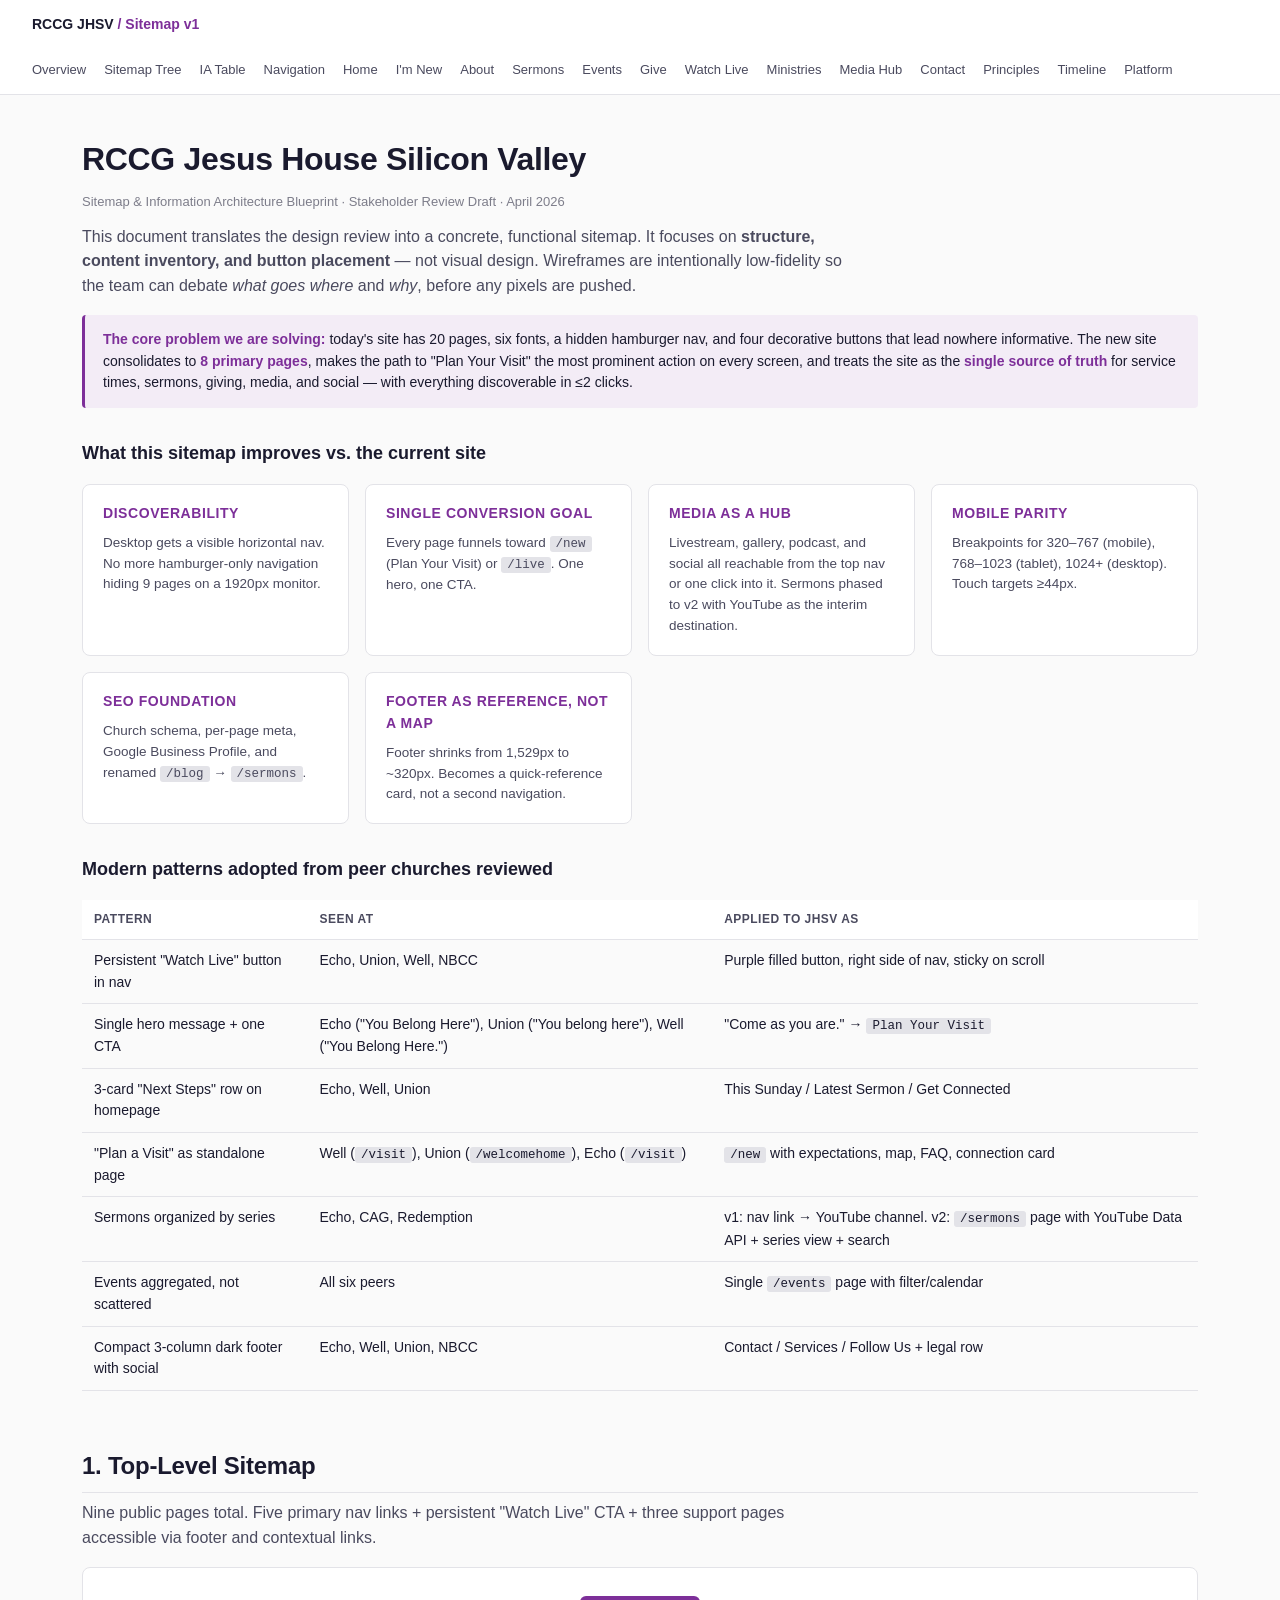
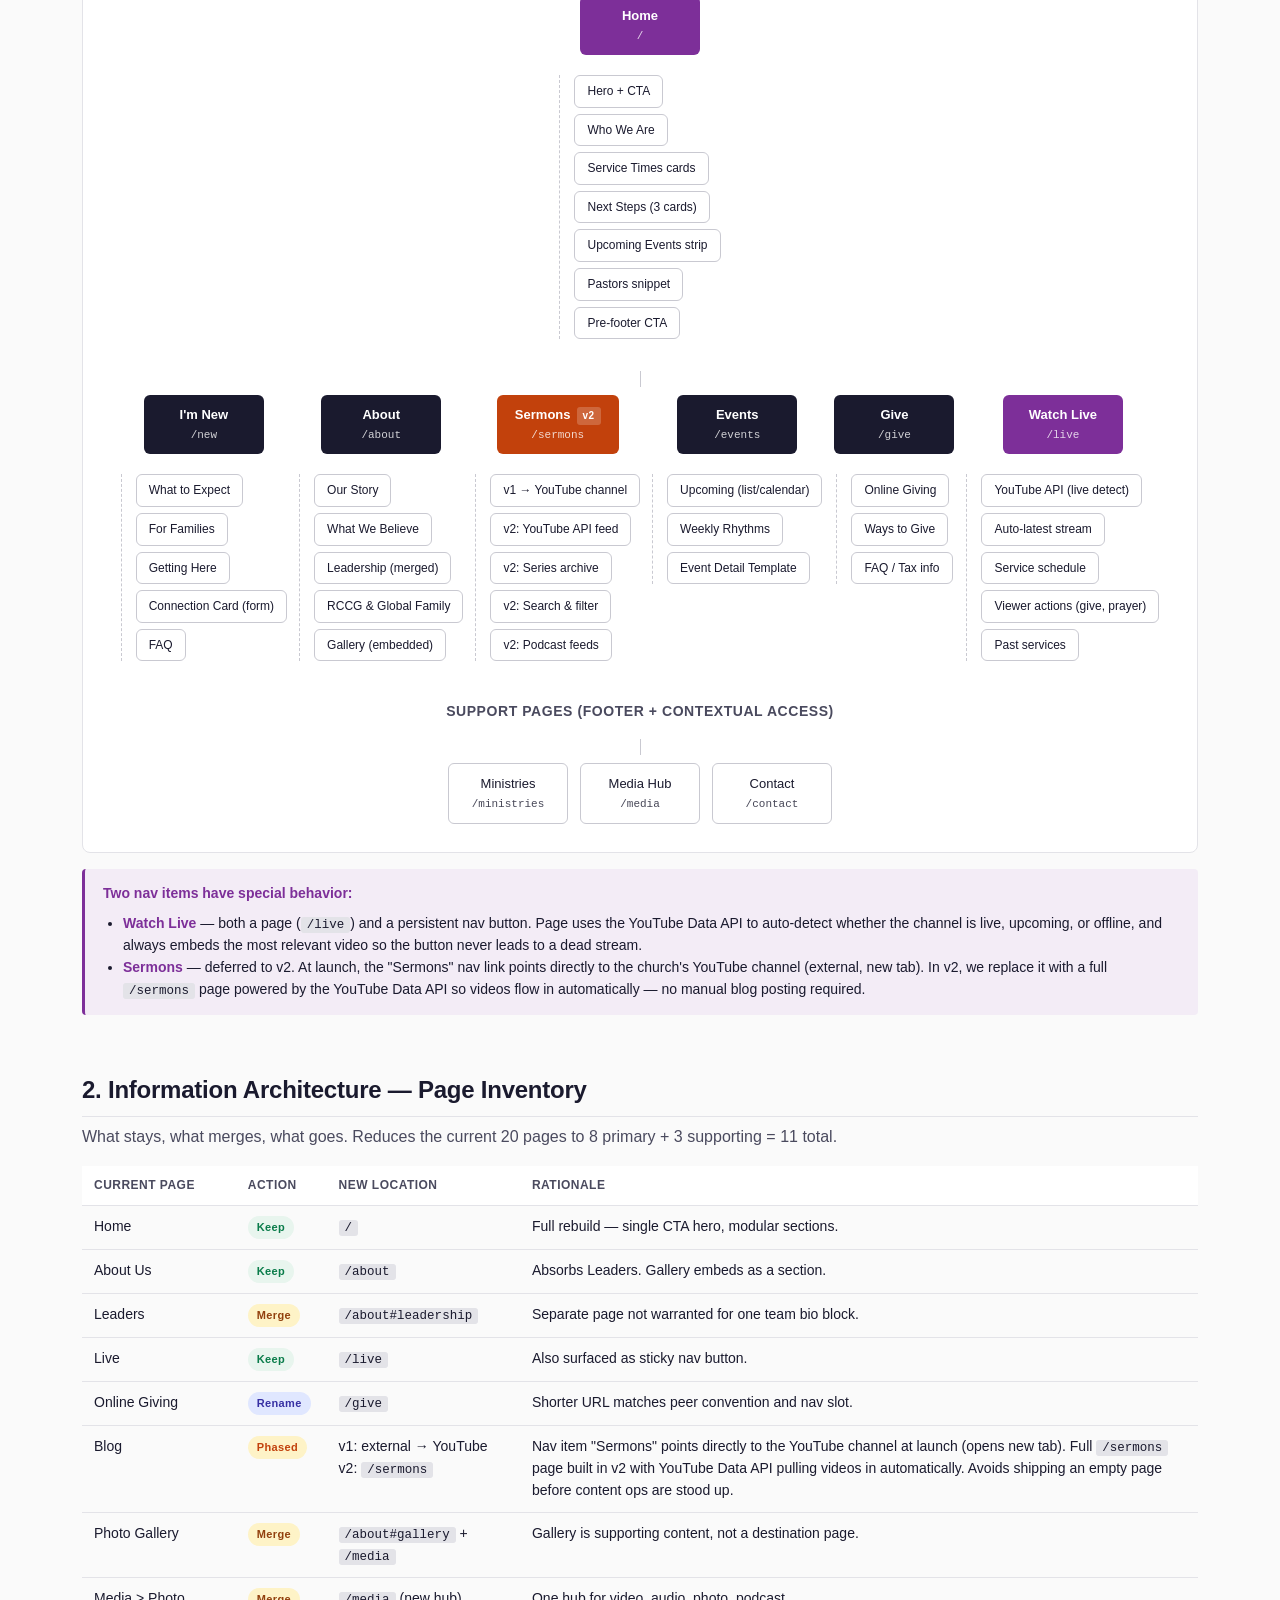
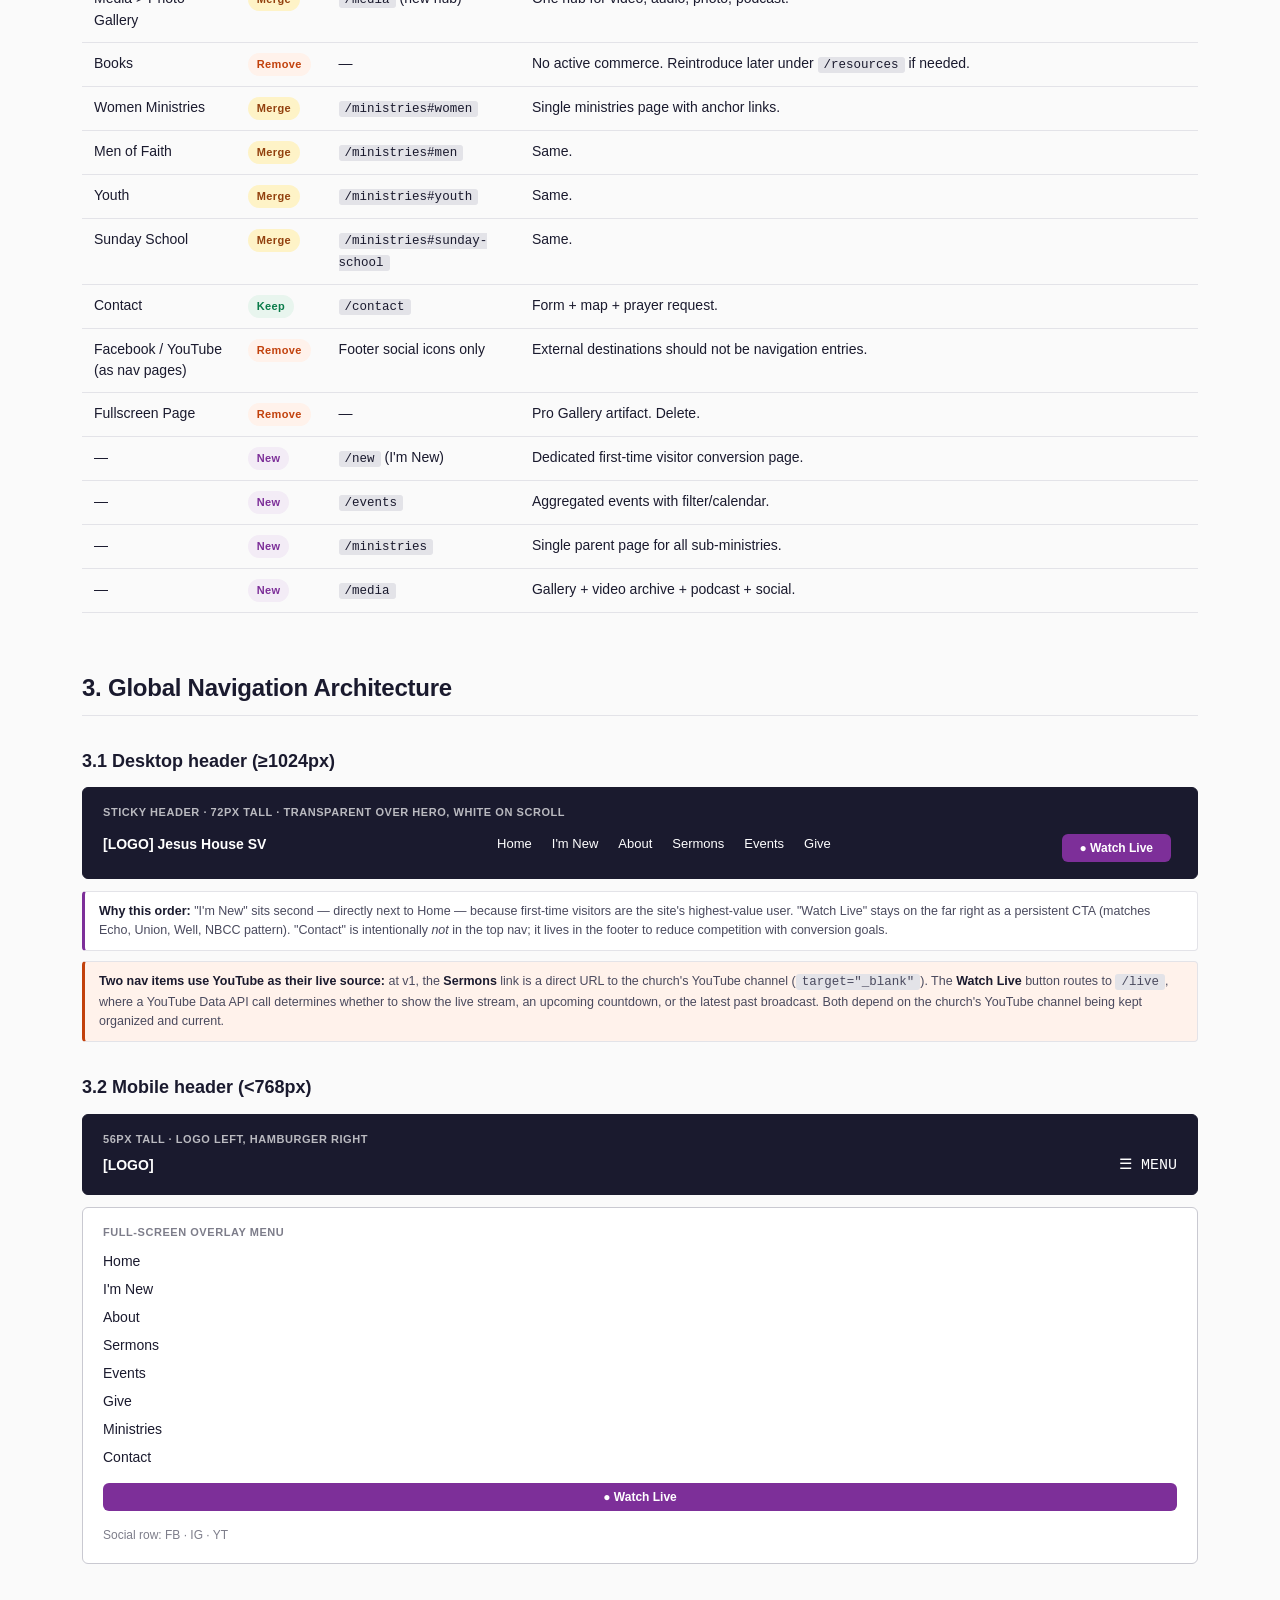
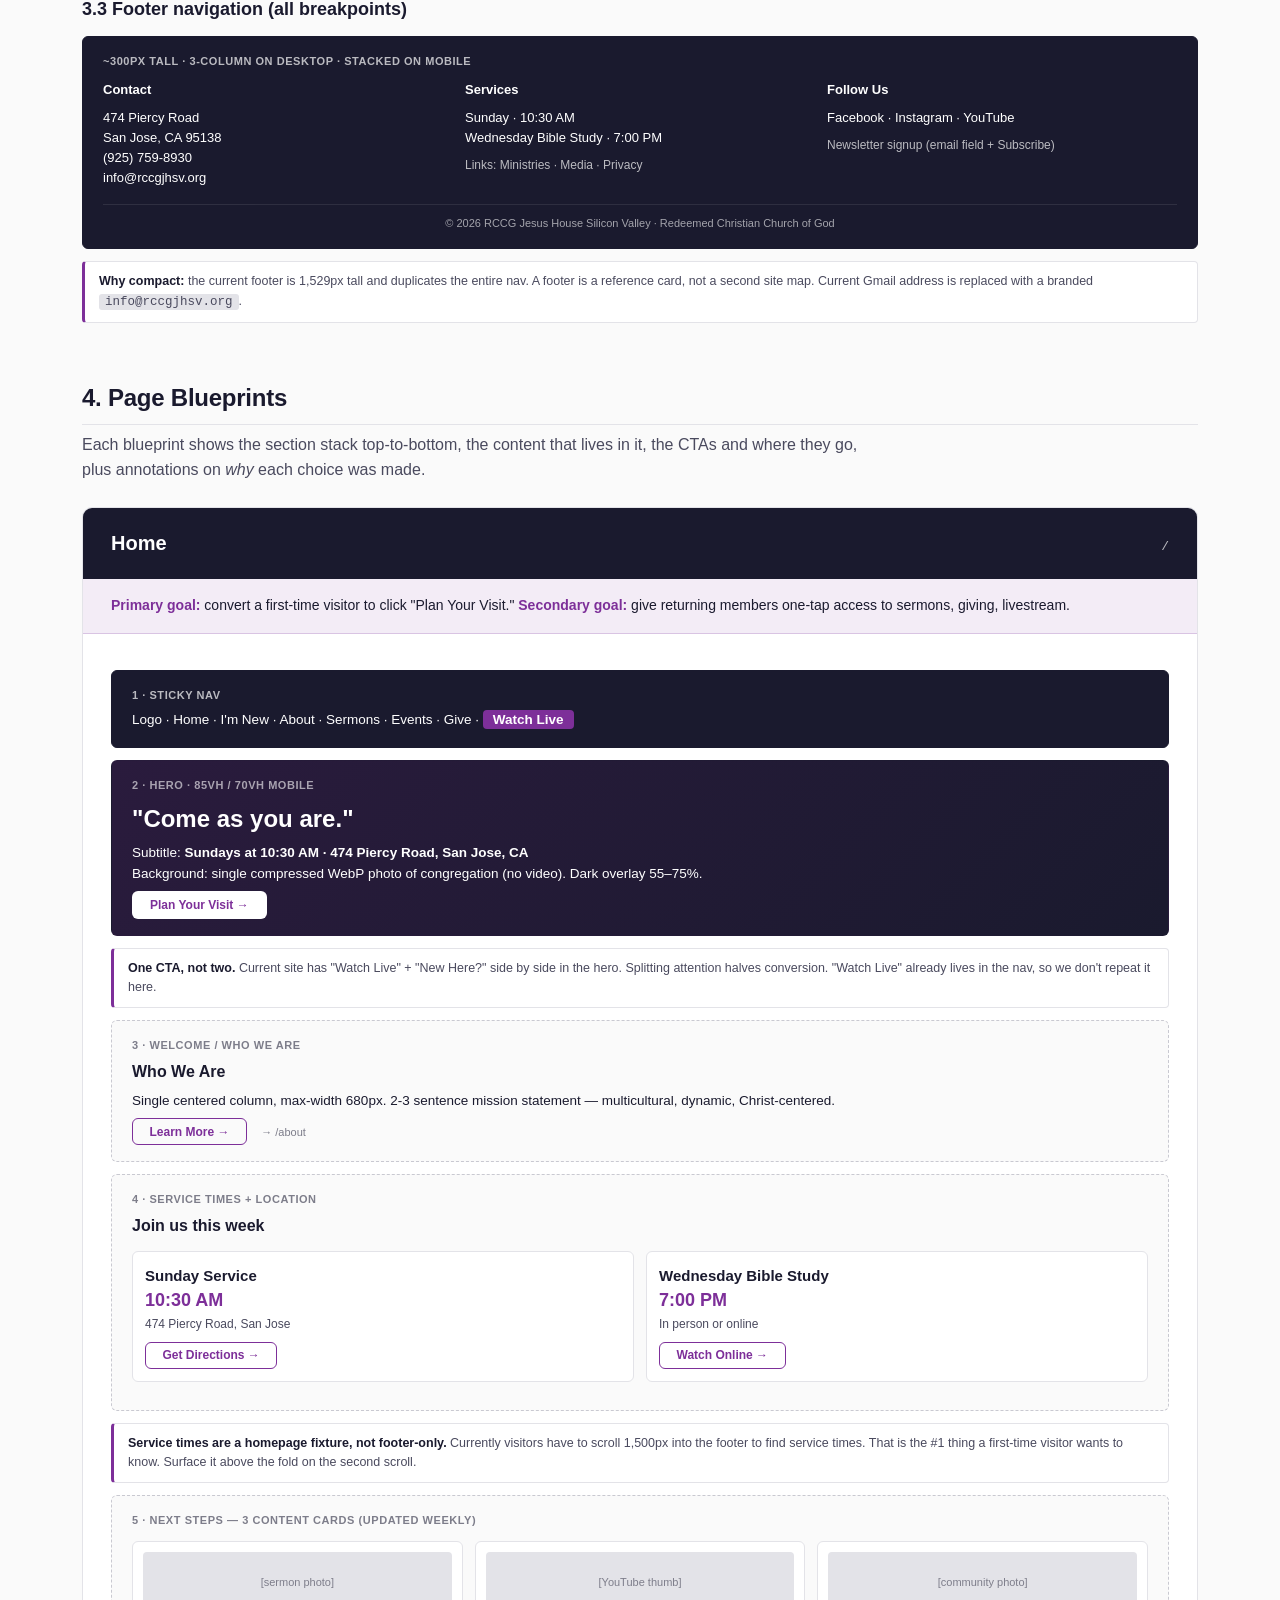
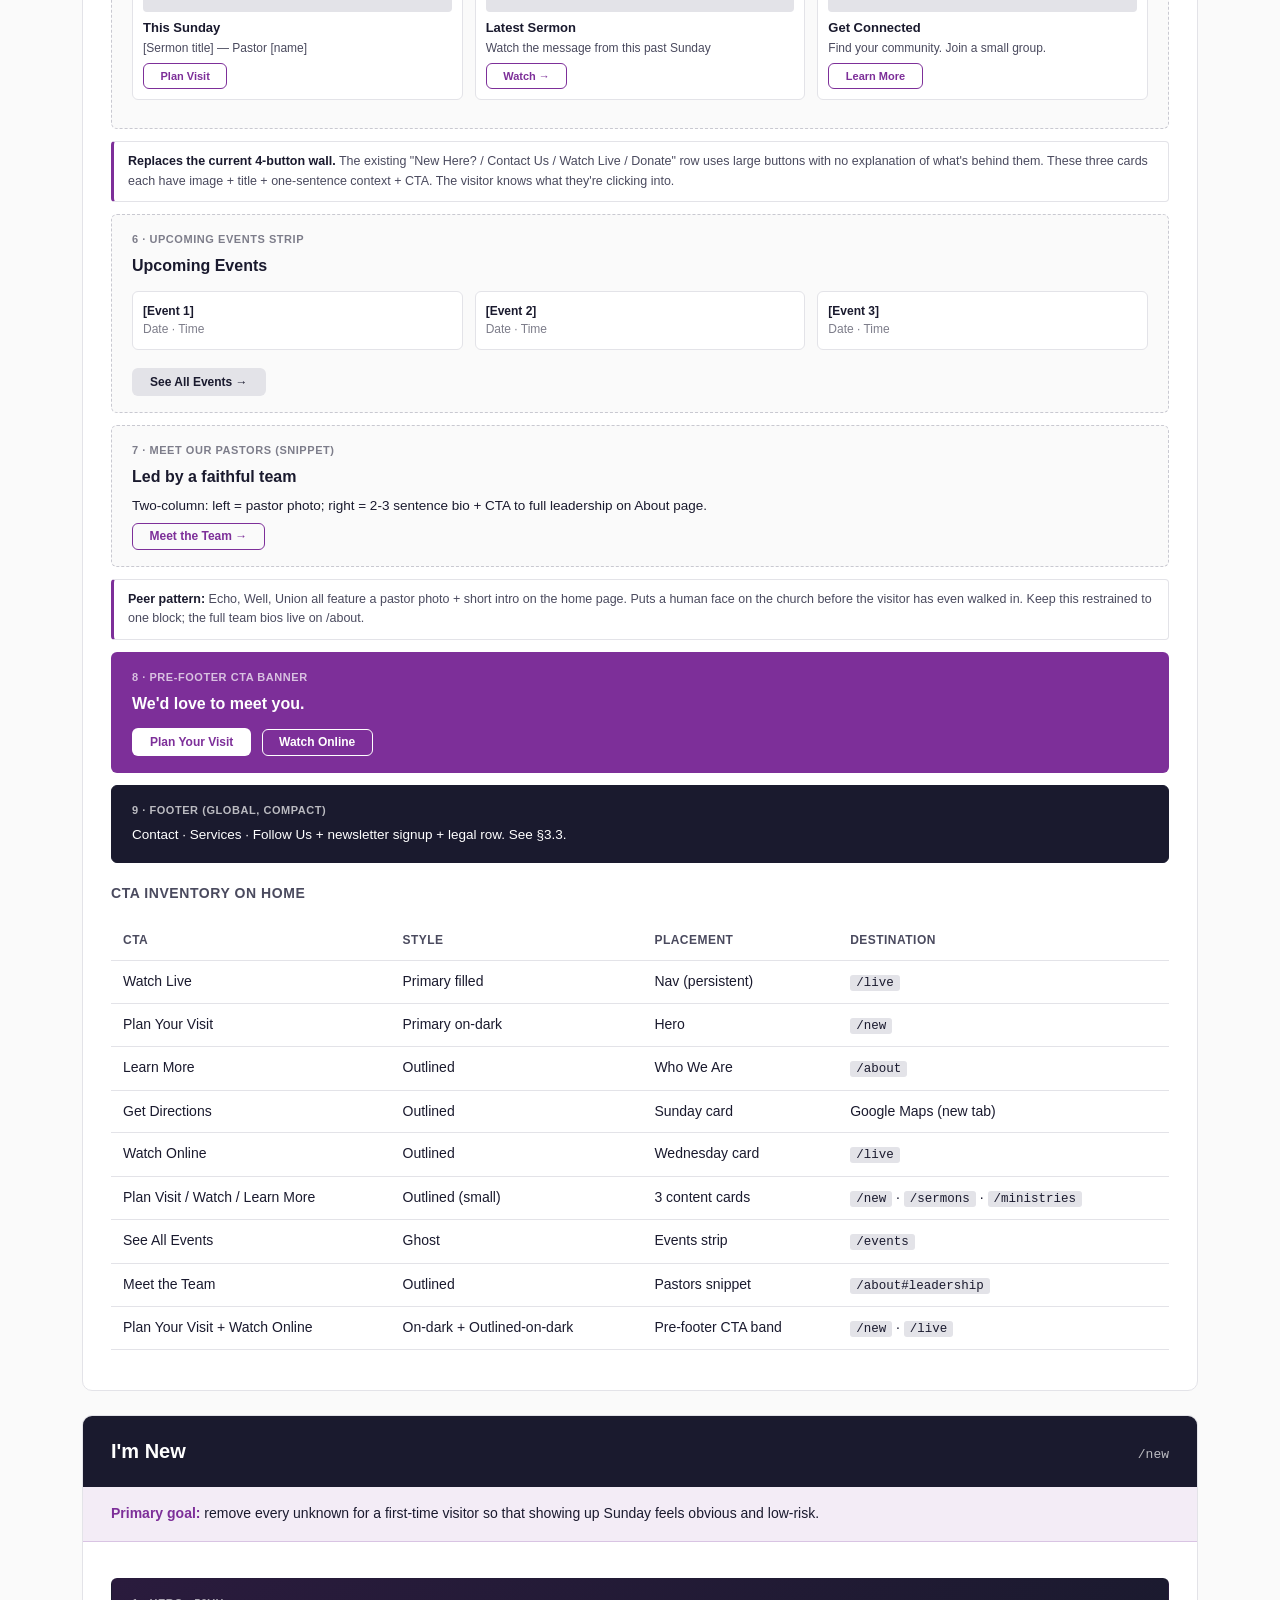
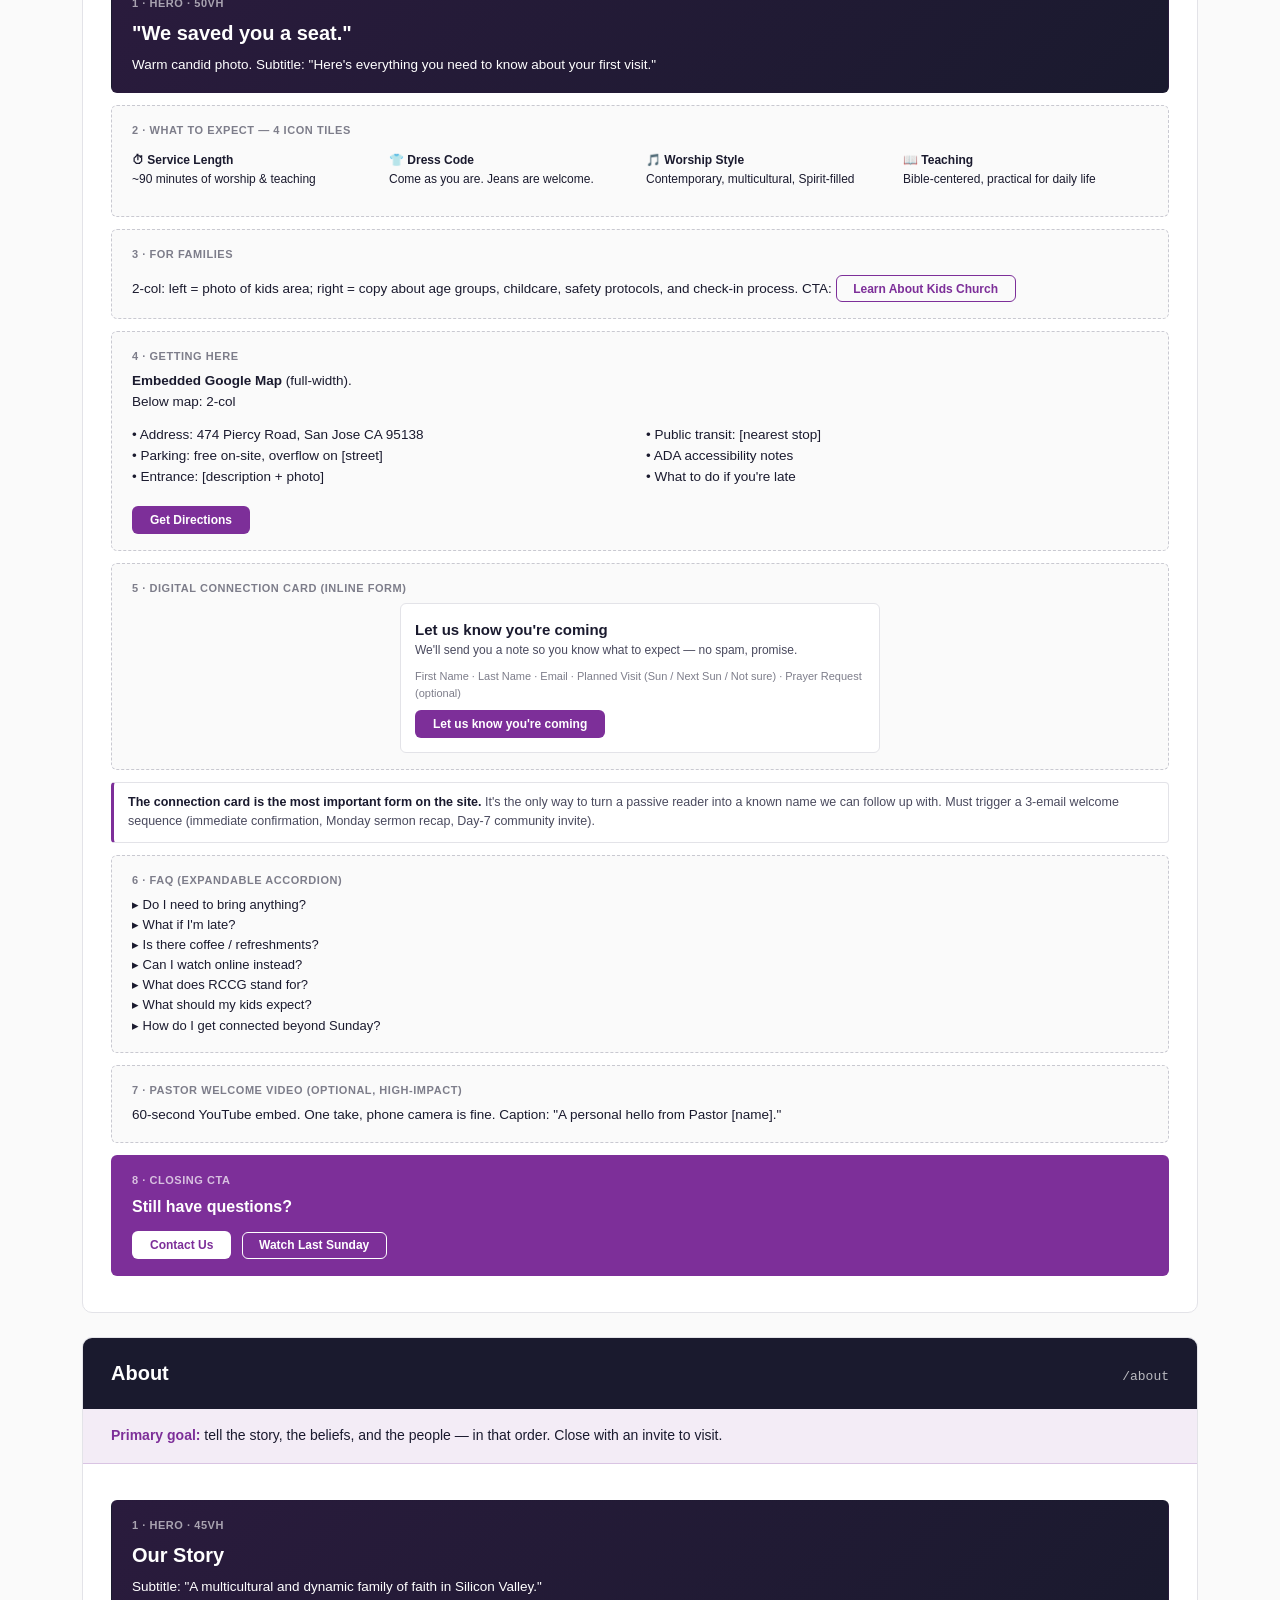
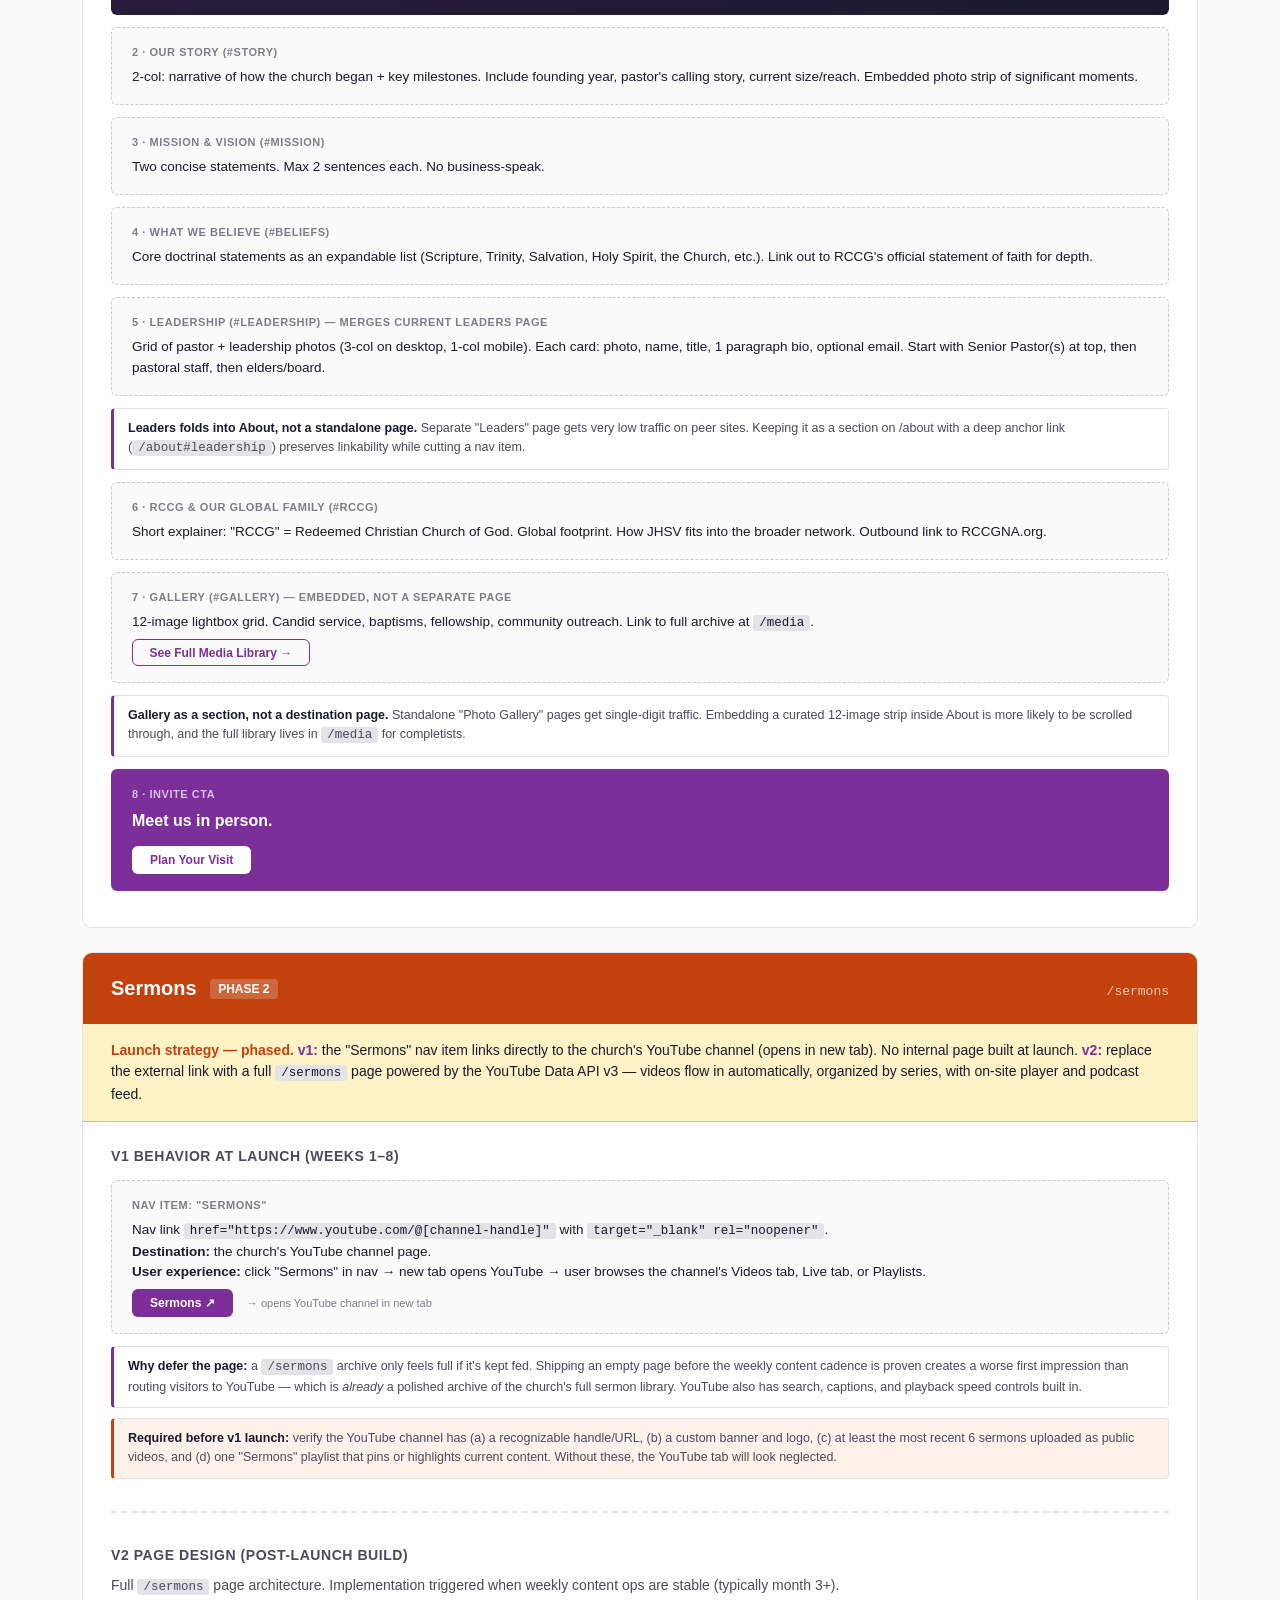
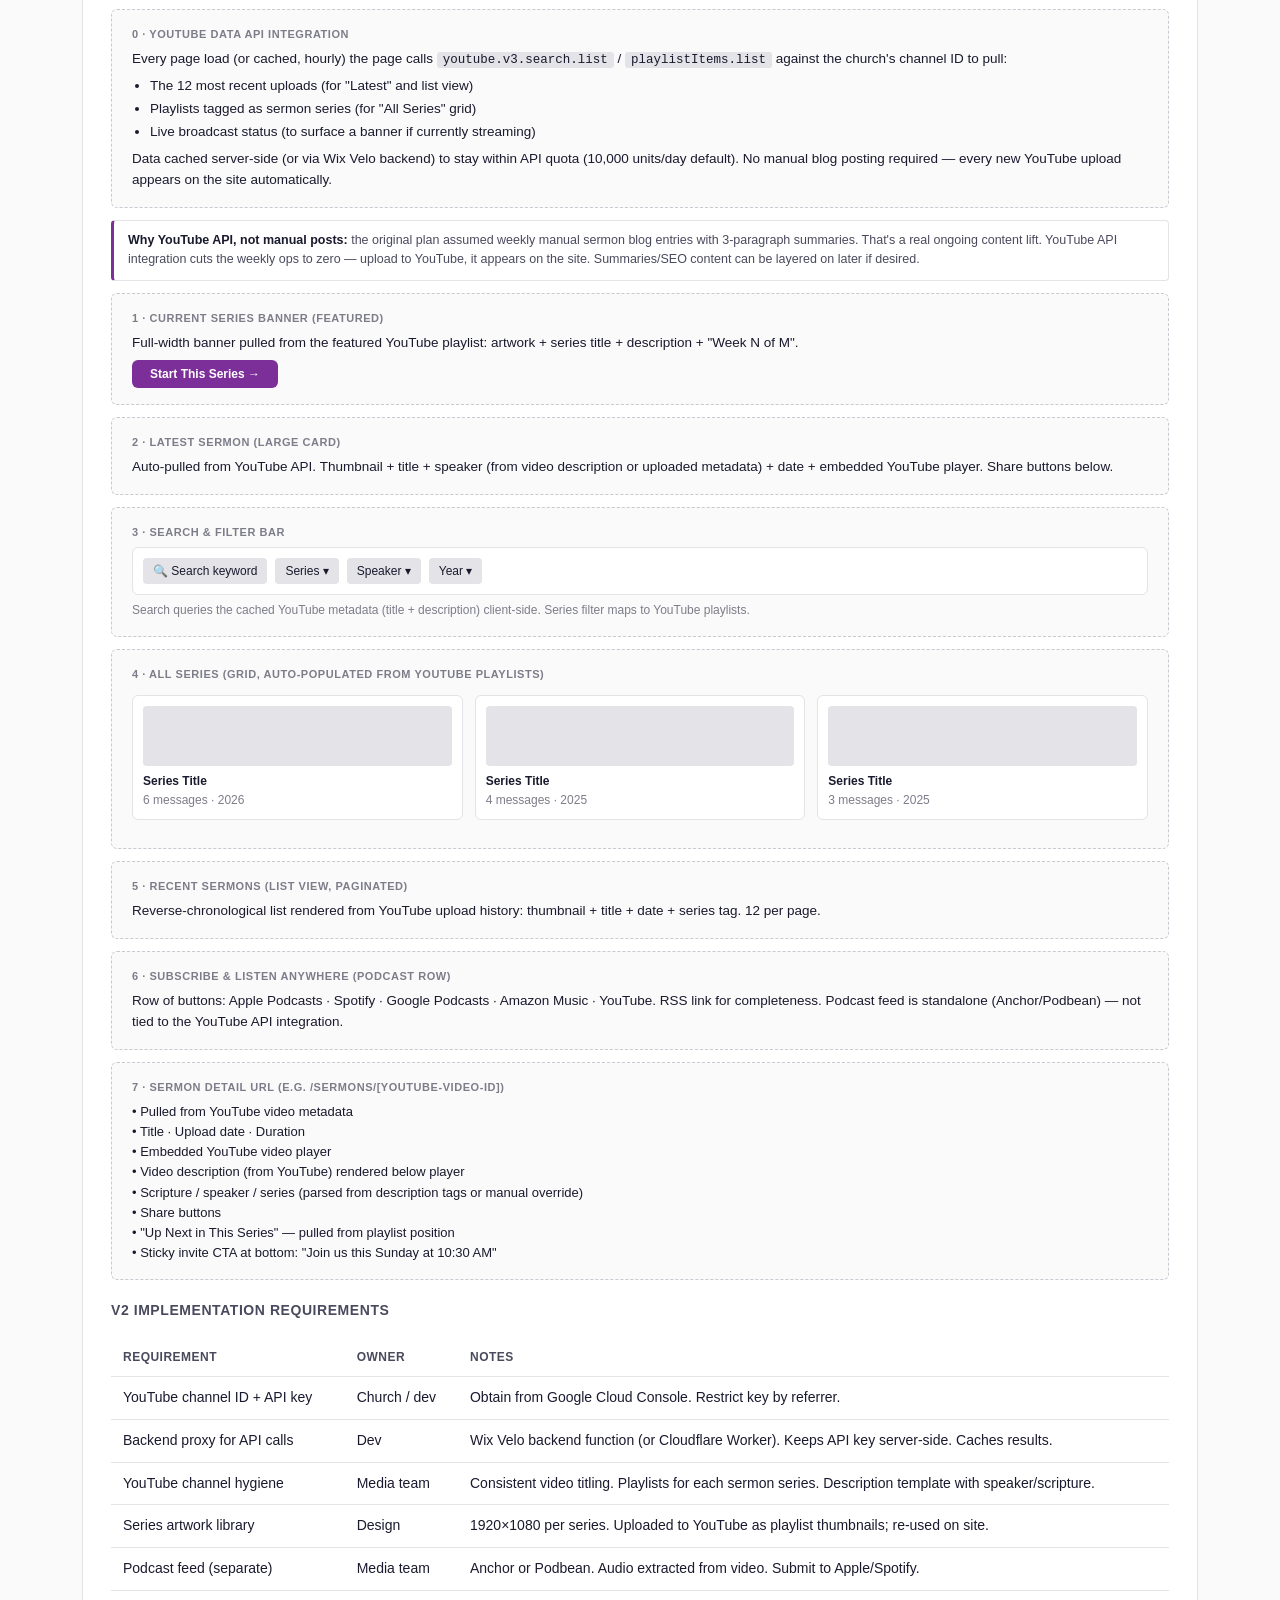
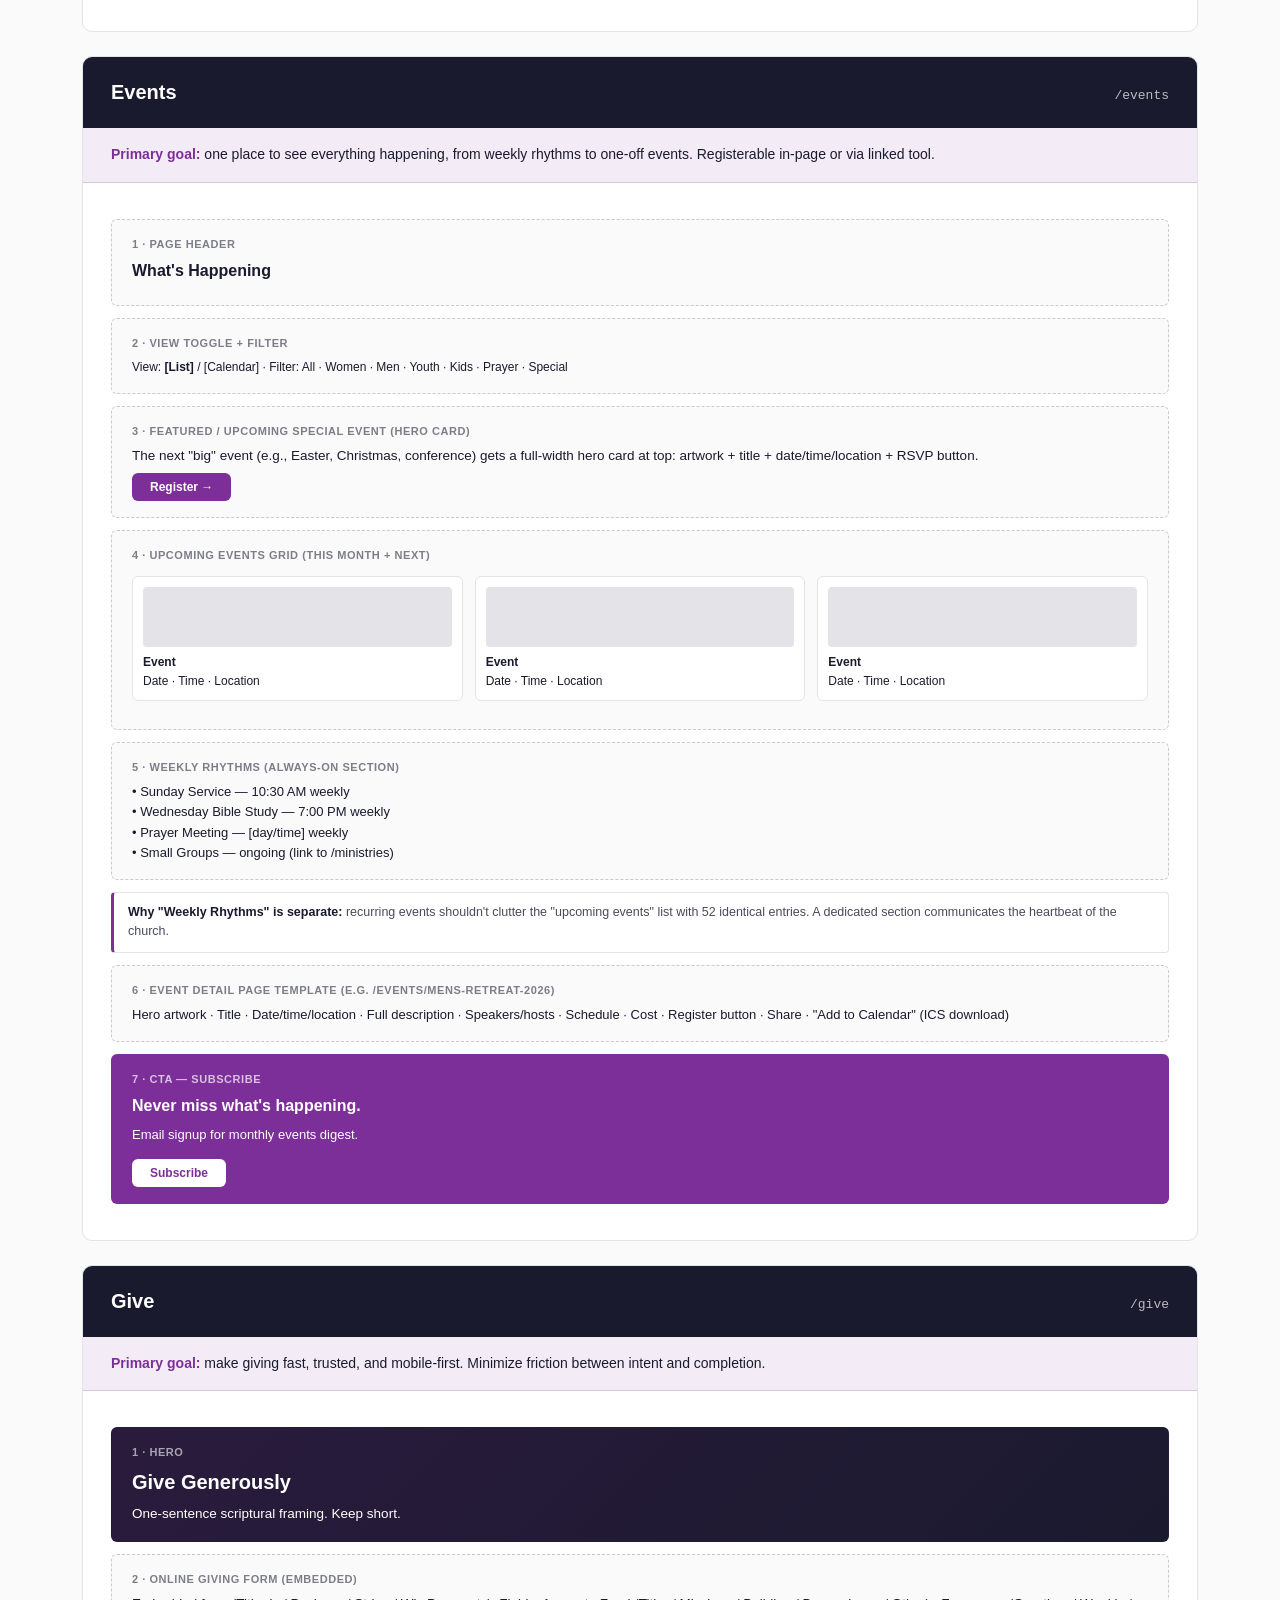
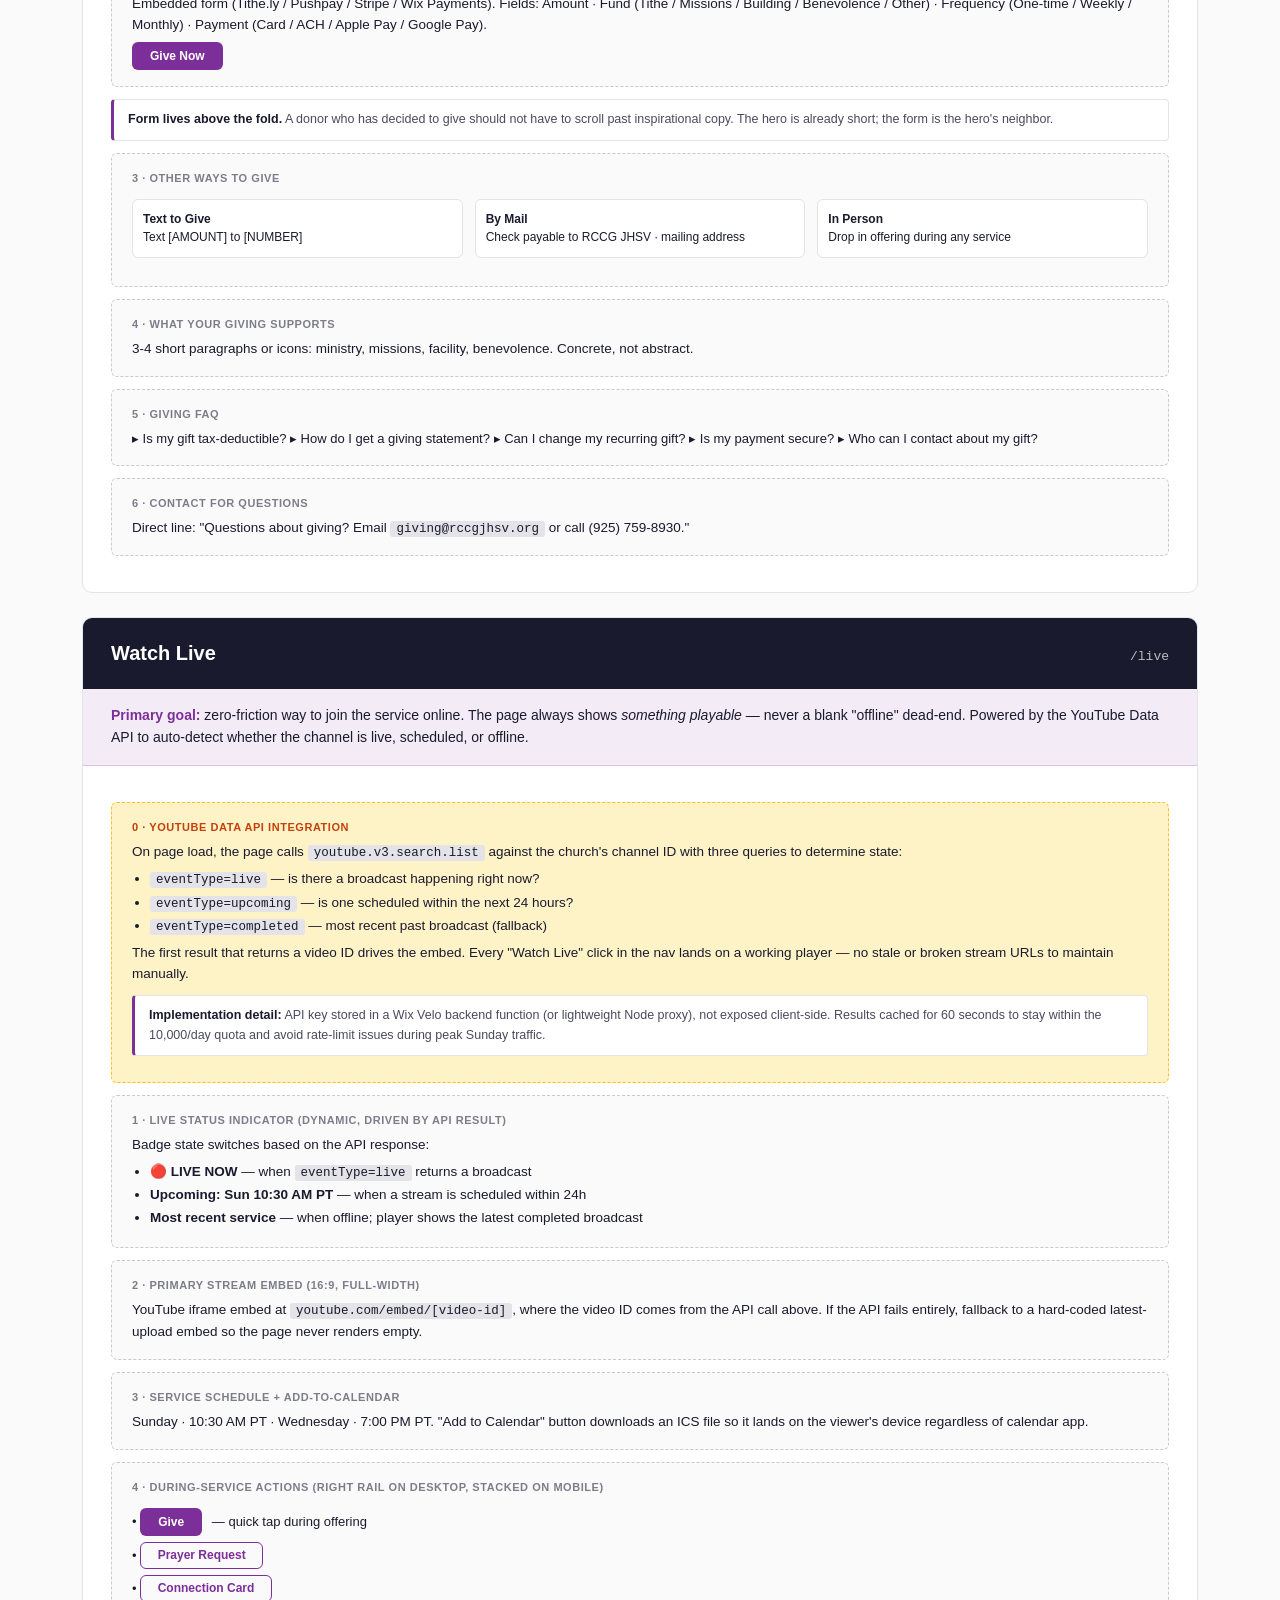
<file: brand-guidelines/RCCG_JHSV_Sitemap_v2.html>
<!DOCTYPE html>
<html lang="en">
<head>
<meta charset="UTF-8">
<meta name="viewport" content="width=device-width, initial-scale=1.0">
<title>RCCG Jesus House Silicon Valley — Sitemap & IA Blueprint</title>
<style>
  :root {
    --ink: #1A1A2E;
    --ink-70: #4a4a5e;
    --ink-50: #7d7d8a;
    --ink-20: #c9c9d1;
    --ink-10: #e3e3e8;
    --paper: #FAFAFA;
    --white: #FFFFFF;
    --accent: #7D2F99;
    --accent-tint: #f3ecf6;
    --accent-line: #d9c4e3;
    --flag: #c2410c;
    --flag-tint: #fff2eb;
    --ok: #0a7c4a;
    --ok-tint: #e8f5ee;
  }
  * { box-sizing: border-box; }
  html { scroll-behavior: smooth; scroll-padding-top: 72px; }
  body {
    font-family: -apple-system, BlinkMacSystemFont, "Segoe UI", Roboto, "Helvetica Neue", Arial, sans-serif;
    color: var(--ink);
    background: var(--paper);
    margin: 0;
    line-height: 1.55;
    font-size: 15px;
  }

  /* Top nav */
  .topbar {
    position: sticky; top: 0; z-index: 50;
    background: var(--white);
    border-bottom: 1px solid var(--ink-10);
    padding: 14px 32px;
    display: flex; align-items: center; gap: 24px;
    flex-wrap: wrap;
  }
  .topbar .brand { font-weight: 600; font-size: 14px; color: var(--ink); }
  .topbar .brand span { color: var(--accent); }
  .topbar nav { display: flex; gap: 18px; flex-wrap: wrap; font-size: 13px; }
  .topbar nav a { color: var(--ink-70); text-decoration: none; }
  .topbar nav a:hover { color: var(--accent); }

  /* Layout */
  .wrap { max-width: 1180px; margin: 0 auto; padding: 40px 32px 80px; }
  h1 { font-size: 32px; font-weight: 600; margin: 0 0 8px; letter-spacing: -0.01em; }
  h2 { font-size: 24px; font-weight: 600; margin: 56px 0 8px; letter-spacing: -0.01em; border-bottom: 1px solid var(--ink-10); padding-bottom: 8px; }
  h3 { font-size: 18px; font-weight: 600; margin: 32px 0 8px; }
  h4 { font-size: 14px; font-weight: 600; margin: 20px 0 8px; text-transform: uppercase; letter-spacing: 0.04em; color: var(--ink-70); }
  p { margin: 0 0 12px; }
  .lede { color: var(--ink-70); max-width: 780px; font-size: 16px; }
  .meta { color: var(--ink-50); font-size: 13px; margin-top: 4px; }
  hr { border: none; border-top: 1px solid var(--ink-10); margin: 48px 0; }

  /* Callouts */
  .callout {
    background: var(--accent-tint);
    border-left: 3px solid var(--accent);
    padding: 14px 18px;
    margin: 16px 0;
    font-size: 14px;
    color: var(--ink);
    border-radius: 4px;
  }
  .callout strong { color: var(--accent); }
  .callout.flag { background: var(--flag-tint); border-left-color: var(--flag); }
  .callout.flag strong { color: var(--flag); }
  .callout.ok { background: var(--ok-tint); border-left-color: var(--ok); }
  .callout.ok strong { color: var(--ok); }

  /* Tree diagram */
  .tree {
    background: var(--white);
    border: 1px solid var(--ink-10);
    border-radius: 8px;
    padding: 28px;
    margin-top: 16px;
    overflow-x: auto;
  }
  .tree-root {
    display: flex; justify-content: center; margin-bottom: 32px;
  }
  .tree-node {
    background: var(--ink);
    color: var(--white);
    padding: 10px 18px;
    border-radius: 6px;
    font-size: 13px;
    font-weight: 600;
    display: inline-block;
    text-align: center;
    min-width: 120px;
  }
  .tree-node.primary {
    background: var(--accent);
  }
  .tree-node.secondary {
    background: var(--white);
    color: var(--ink);
    border: 1px solid var(--ink-20);
    font-weight: 500;
  }
  .tree-node .url { display: block; font-size: 11px; font-weight: 400; opacity: 0.8; margin-top: 2px; font-family: ui-monospace, "SF Mono", Consolas, monospace; }
  .tree-level {
    display: flex; justify-content: center; gap: 12px; flex-wrap: wrap;
    padding-top: 24px;
    position: relative;
  }
  .tree-level::before {
    content: "";
    position: absolute; top: 0; left: 50%; width: 1px; height: 16px;
    background: var(--ink-20);
  }
  .tree-branch {
    display: flex; flex-direction: column; align-items: center; gap: 12px;
  }
  .tree-children {
    display: flex; flex-direction: column; gap: 6px; margin-top: 8px;
    border-left: 1px dashed var(--ink-20);
    padding-left: 14px;
    align-items: flex-start;
  }
  .tree-children .tree-node { min-width: 0; font-size: 12px; padding: 6px 12px; }

  /* IA table */
  table { width: 100%; border-collapse: collapse; margin: 16px 0; font-size: 14px; }
  th, td { text-align: left; padding: 10px 12px; border-bottom: 1px solid var(--ink-10); vertical-align: top; }
  th { background: var(--white); font-weight: 600; font-size: 12px; text-transform: uppercase; letter-spacing: 0.04em; color: var(--ink-70); }
  tr:hover td { background: var(--accent-tint); }
  code {
    font-family: ui-monospace, "SF Mono", Consolas, monospace;
    font-size: 12.5px;
    background: var(--ink-10);
    padding: 1px 6px; border-radius: 3px;
  }

  /* Page blueprint */
  .page {
    background: var(--white);
    border: 1px solid var(--ink-10);
    border-radius: 10px;
    margin: 24px 0;
    overflow: hidden;
  }
  .page-head {
    padding: 20px 28px;
    background: var(--ink);
    color: var(--white);
    display: flex; justify-content: space-between; align-items: baseline; flex-wrap: wrap; gap: 12px;
  }
  .page-head h3 { color: var(--white); margin: 0; font-size: 20px; }
  .page-head .path { font-family: ui-monospace, monospace; font-size: 13px; color: rgba(255,255,255,0.7); }
  .page-purpose {
    padding: 16px 28px;
    background: var(--accent-tint);
    font-size: 14px;
    color: var(--ink);
    border-bottom: 1px solid var(--accent-line);
  }
  .page-purpose strong { color: var(--accent); }
  .page-body { padding: 24px 28px; }

  /* Wireframe blocks */
  .wf {
    margin: 12px 0;
    border: 1.5px dashed var(--ink-20);
    border-radius: 6px;
    padding: 16px 20px;
    background: var(--paper);
    position: relative;
  }
  .wf.nav { background: var(--ink); color: var(--white); border-color: var(--ink); border-style: solid; }
  .wf.nav .wf-label { color: rgba(255,255,255,0.7); }
  .wf.hero { background: linear-gradient(135deg, #2a1b3d 0%, #1A1A2E 100%); color: var(--white); border-color: transparent; border-style: solid; min-height: 140px; }
  .wf.hero .wf-label { color: rgba(255,255,255,0.6); }
  .wf.cta-band { background: var(--accent); color: var(--white); border-color: transparent; border-style: solid; }
  .wf.cta-band .wf-label { color: rgba(255,255,255,0.7); }
  .wf.footer { background: var(--ink); color: var(--white); border-color: var(--ink); border-style: solid; }
  .wf.footer .wf-label { color: rgba(255,255,255,0.7); }
  .wf-label {
    font-size: 11px;
    text-transform: uppercase;
    letter-spacing: 0.05em;
    color: var(--ink-50);
    font-weight: 600;
    margin-bottom: 6px;
  }
  .wf-title {
    font-size: 16px;
    font-weight: 600;
    margin-bottom: 6px;
  }
  .wf-content {
    font-size: 13.5px;
    line-height: 1.55;
  }
  .wf-content ul { margin: 6px 0 0; padding-left: 18px; }
  .wf-content li { margin-bottom: 2px; }

  /* Mock buttons in wireframes */
  .btn {
    display: inline-block;
    padding: 8px 18px;
    border-radius: 6px;
    font-size: 12px;
    font-weight: 600;
    margin: 6px 6px 0 0;
    line-height: 1;
  }
  .btn.primary { background: var(--accent); color: var(--white); }
  .btn.on-dark { background: var(--white); color: var(--accent); }
  .btn.outlined { background: transparent; color: var(--accent); border: 1.5px solid var(--accent); padding: 6.5px 16.5px; }
  .btn.outlined-on-dark { background: transparent; color: var(--white); border: 1.5px solid var(--white); padding: 6.5px 16.5px; }
  .btn.ghost { color: var(--ink); background: var(--ink-10); }

  /* Row layouts inside blueprints */
  .row { display: grid; gap: 12px; margin: 12px 0; }
  .row.c2 { grid-template-columns: 1fr 1fr; }
  .row.c3 { grid-template-columns: 1fr 1fr 1fr; }
  .row.c4 { grid-template-columns: 1fr 1fr 1fr 1fr; }
  @media (max-width: 700px) {
    .row.c2, .row.c3, .row.c4 { grid-template-columns: 1fr; }
  }

  /* Annotation */
  .note {
    font-size: 12.5px;
    color: var(--ink-70);
    background: var(--white);
    border: 1px solid var(--ink-10);
    border-left: 3px solid var(--ink-50);
    padding: 10px 14px;
    margin: 10px 0;
    border-radius: 4px;
  }
  .note.why { border-left-color: var(--accent); }
  .note.flag { border-left-color: var(--flag); background: var(--flag-tint); }
  .note strong { color: var(--ink); }

  /* Pill tags */
  .pill {
    display: inline-block; font-size: 11px; font-weight: 600;
    padding: 3px 9px; border-radius: 99px; margin-right: 4px;
    letter-spacing: 0.03em;
  }
  .pill.new { background: var(--accent-tint); color: var(--accent); }
  .pill.keep { background: var(--ok-tint); color: var(--ok); }
  .pill.merge { background: #fef3c7; color: #92400e; }
  .pill.remove { background: var(--flag-tint); color: var(--flag); }
  .pill.rename { background: #e0e7ff; color: #3730a3; }
  .pill.phased { background: #fef3c7; color: #c2410c; }

  /* Phased node styling in tree */
  .tree-node.phased {
    background: #c2410c;
  }
  .tree-node.phased .v-badge {
    display: inline-block;
    background: rgba(255,255,255,0.2);
    padding: 1px 6px;
    border-radius: 3px;
    font-size: 10px;
    margin-left: 6px;
    letter-spacing: 0.05em;
  }

  /* Summary cards */
  .summary-grid {
    display: grid;
    grid-template-columns: repeat(auto-fit, minmax(240px, 1fr));
    gap: 16px;
    margin: 16px 0;
  }
  .summary-card {
    background: var(--white);
    border: 1px solid var(--ink-10);
    padding: 18px 20px;
    border-radius: 8px;
  }
  .summary-card h4 { margin-top: 0; color: var(--accent); border-bottom: none; padding-bottom: 0; }
  .summary-card p { font-size: 13.5px; color: var(--ink-70); margin-bottom: 0; }

  /* Key/value pairs */
  .kv { display: grid; grid-template-columns: 140px 1fr; gap: 4px 16px; font-size: 13.5px; margin: 8px 0; }
  .kv dt { color: var(--ink-50); font-weight: 600; text-transform: uppercase; font-size: 11px; letter-spacing: 0.04em; padding-top: 2px; }
  .kv dd { margin: 0; }

  @media print {
    .topbar { position: static; }
    .page { break-inside: avoid; }
  }
</style>
</head>
<body>

<div class="topbar">
  <div class="brand">RCCG JHSV <span>/ Sitemap v1</span></div>
  <nav>
    <a href="#overview">Overview</a>
    <a href="#tree">Sitemap Tree</a>
    <a href="#ia">IA Table</a>
    <a href="#nav-architecture">Navigation</a>
    <a href="#home">Home</a>
    <a href="#new">I'm New</a>
    <a href="#about">About</a>
    <a href="#sermons">Sermons</a>
    <a href="#events">Events</a>
    <a href="#give">Give</a>
    <a href="#live">Watch Live</a>
    <a href="#ministries">Ministries</a>
    <a href="#media">Media Hub</a>
    <a href="#contact">Contact</a>
    <a href="#principles">Principles</a>
    <a href="#timeline">Timeline</a>
    <a href="#platform">Platform</a>
  </nav>
</div>

<div class="wrap">

  <!-- ============================ OVERVIEW ============================ -->
  <section id="overview">
    <h1>RCCG Jesus House Silicon Valley</h1>
    <p class="meta">Sitemap &amp; Information Architecture Blueprint &middot; Stakeholder Review Draft &middot; April 2026</p>
    <p class="lede">This document translates the design review into a concrete, functional sitemap. It focuses on <strong>structure, content inventory, and button placement</strong> — not visual design. Wireframes are intentionally low-fidelity so the team can debate <em>what goes where</em> and <em>why</em>, before any pixels are pushed.</p>

    <div class="callout">
      <strong>The core problem we are solving:</strong> today's site has 20 pages, six fonts, a hidden hamburger nav, and four decorative buttons that lead nowhere informative. The new site consolidates to <strong>8 primary pages</strong>, makes the path to "Plan Your Visit" the most prominent action on every screen, and treats the site as the <strong>single source of truth</strong> for service times, sermons, giving, media, and social — with everything discoverable in ≤2 clicks.
    </div>

    <h3>What this sitemap improves vs. the current site</h3>
    <div class="summary-grid">
      <div class="summary-card">
        <h4>Discoverability</h4>
        <p>Desktop gets a visible horizontal nav. No more hamburger-only navigation hiding 9 pages on a 1920px monitor.</p>
      </div>
      <div class="summary-card">
        <h4>Single conversion goal</h4>
        <p>Every page funnels toward <code>/new</code> (Plan Your Visit) or <code>/live</code>. One hero, one CTA.</p>
      </div>
      <div class="summary-card">
        <h4>Media as a hub</h4>
        <p>Livestream, gallery, podcast, and social all reachable from the top nav or one click into it. Sermons phased to v2 with YouTube as the interim destination.</p>
      </div>
      <div class="summary-card">
        <h4>Mobile parity</h4>
        <p>Breakpoints for 320&ndash;767 (mobile), 768&ndash;1023 (tablet), 1024+ (desktop). Touch targets ≥44px.</p>
      </div>
      <div class="summary-card">
        <h4>SEO foundation</h4>
        <p>Church schema, per-page meta, Google Business Profile, and renamed <code>/blog</code> → <code>/sermons</code>.</p>
      </div>
      <div class="summary-card">
        <h4>Footer as reference, not a map</h4>
        <p>Footer shrinks from 1,529px to ~320px. Becomes a quick-reference card, not a second navigation.</p>
      </div>
    </div>

    <h3>Modern patterns adopted from peer churches reviewed</h3>
    <table>
      <thead><tr><th>Pattern</th><th>Seen at</th><th>Applied to JHSV as</th></tr></thead>
      <tbody>
        <tr><td>Persistent "Watch Live" button in nav</td><td>Echo, Union, Well, NBCC</td><td>Purple filled button, right side of nav, sticky on scroll</td></tr>
        <tr><td>Single hero message + one CTA</td><td>Echo ("You Belong Here"), Union ("You belong here"), Well ("You Belong Here.")</td><td>"Come as you are." → <code>Plan Your Visit</code></td></tr>
        <tr><td>3-card "Next Steps" row on homepage</td><td>Echo, Well, Union</td><td>This Sunday / Latest Sermon / Get Connected</td></tr>
        <tr><td>"Plan a Visit" as standalone page</td><td>Well (<code>/visit</code>), Union (<code>/welcomehome</code>), Echo (<code>/visit</code>)</td><td><code>/new</code> with expectations, map, FAQ, connection card</td></tr>
        <tr><td>Sermons organized by series</td><td>Echo, CAG, Redemption</td><td>v1: nav link → YouTube channel. v2: <code>/sermons</code> page with YouTube Data API + series view + search</td></tr>
        <tr><td>Events aggregated, not scattered</td><td>All six peers</td><td>Single <code>/events</code> page with filter/calendar</td></tr>
        <tr><td>Compact 3-column dark footer with social</td><td>Echo, Well, Union, NBCC</td><td>Contact / Services / Follow Us + legal row</td></tr>
      </tbody>
    </table>
  </section>

  <!-- ============================ TREE ============================ -->
  <section id="tree">
    <h2>1. Top-Level Sitemap</h2>
    <p class="lede">Nine public pages total. Five primary nav links + persistent "Watch Live" CTA + three support pages accessible via footer and contextual links.</p>

    <div class="tree">
      <div class="tree-root">
        <div class="tree-branch">
          <div class="tree-node primary">Home<span class="url">/</span></div>
          <div class="tree-children">
            <div class="tree-node secondary">Hero + CTA</div>
            <div class="tree-node secondary">Who We Are</div>
            <div class="tree-node secondary">Service Times cards</div>
            <div class="tree-node secondary">Next Steps (3 cards)</div>
            <div class="tree-node secondary">Upcoming Events strip</div>
            <div class="tree-node secondary">Pastors snippet</div>
            <div class="tree-node secondary">Pre-footer CTA</div>
          </div>
        </div>
      </div>

      <div class="tree-level">
        <div class="tree-branch">
          <div class="tree-node">I'm New<span class="url">/new</span></div>
          <div class="tree-children">
            <div class="tree-node secondary">What to Expect</div>
            <div class="tree-node secondary">For Families</div>
            <div class="tree-node secondary">Getting Here</div>
            <div class="tree-node secondary">Connection Card (form)</div>
            <div class="tree-node secondary">FAQ</div>
          </div>
        </div>

        <div class="tree-branch">
          <div class="tree-node">About<span class="url">/about</span></div>
          <div class="tree-children">
            <div class="tree-node secondary">Our Story</div>
            <div class="tree-node secondary">What We Believe</div>
            <div class="tree-node secondary">Leadership (merged)</div>
            <div class="tree-node secondary">RCCG &amp; Global Family</div>
            <div class="tree-node secondary">Gallery (embedded)</div>
          </div>
        </div>

        <div class="tree-branch">
          <div class="tree-node phased">Sermons<span class="v-badge">v2</span><span class="url">/sermons</span></div>
          <div class="tree-children">
            <div class="tree-node secondary">v1 → YouTube channel</div>
            <div class="tree-node secondary">v2: YouTube API feed</div>
            <div class="tree-node secondary">v2: Series archive</div>
            <div class="tree-node secondary">v2: Search &amp; filter</div>
            <div class="tree-node secondary">v2: Podcast feeds</div>
          </div>
        </div>

        <div class="tree-branch">
          <div class="tree-node">Events<span class="url">/events</span></div>
          <div class="tree-children">
            <div class="tree-node secondary">Upcoming (list/calendar)</div>
            <div class="tree-node secondary">Weekly Rhythms</div>
            <div class="tree-node secondary">Event Detail Template</div>
          </div>
        </div>

        <div class="tree-branch">
          <div class="tree-node">Give<span class="url">/give</span></div>
          <div class="tree-children">
            <div class="tree-node secondary">Online Giving</div>
            <div class="tree-node secondary">Ways to Give</div>
            <div class="tree-node secondary">FAQ / Tax info</div>
          </div>
        </div>

        <div class="tree-branch">
          <div class="tree-node primary">Watch Live<span class="url">/live</span></div>
          <div class="tree-children">
            <div class="tree-node secondary">YouTube API (live detect)</div>
            <div class="tree-node secondary">Auto-latest stream</div>
            <div class="tree-node secondary">Service schedule</div>
            <div class="tree-node secondary">Viewer actions (give, prayer)</div>
            <div class="tree-node secondary">Past services</div>
          </div>
        </div>
      </div>

      <h4 style="text-align:center; margin-top:40px;">Support Pages (footer + contextual access)</h4>
      <div class="tree-level" style="margin-top:16px;">
        <div class="tree-branch"><div class="tree-node secondary">Ministries<span class="url">/ministries</span></div></div>
        <div class="tree-branch"><div class="tree-node secondary">Media Hub<span class="url">/media</span></div></div>
        <div class="tree-branch"><div class="tree-node secondary">Contact<span class="url">/contact</span></div></div>
      </div>
    </div>

    <div class="callout">
      <strong>Two nav items have special behavior:</strong>
      <ul style="margin:8px 0 0; padding-left: 20px;">
        <li><strong>Watch Live</strong> — both a page (<code>/live</code>) and a persistent nav button. Page uses the YouTube Data API to auto-detect whether the channel is live, upcoming, or offline, and always embeds the most relevant video so the button never leads to a dead stream.</li>
        <li><strong>Sermons</strong> — deferred to v2. At launch, the "Sermons" nav link points directly to the church's YouTube channel (external, new tab). In v2, we replace it with a full <code>/sermons</code> page powered by the YouTube Data API so videos flow in automatically — no manual blog posting required.</li>
      </ul>
    </div>
  </section>

  <!-- ============================ IA TABLE ============================ -->
  <section id="ia">
    <h2>2. Information Architecture &mdash; Page Inventory</h2>
    <p class="lede">What stays, what merges, what goes. Reduces the current 20 pages to 8 primary + 3 supporting = 11 total.</p>

    <table>
      <thead>
        <tr>
          <th>Current page</th>
          <th>Action</th>
          <th>New location</th>
          <th>Rationale</th>
        </tr>
      </thead>
      <tbody>
        <tr><td>Home</td><td><span class="pill keep">Keep</span></td><td><code>/</code></td><td>Full rebuild — single CTA hero, modular sections.</td></tr>
        <tr><td>About Us</td><td><span class="pill keep">Keep</span></td><td><code>/about</code></td><td>Absorbs Leaders. Gallery embeds as a section.</td></tr>
        <tr><td>Leaders</td><td><span class="pill merge">Merge</span></td><td><code>/about#leadership</code></td><td>Separate page not warranted for one team bio block.</td></tr>
        <tr><td>Live</td><td><span class="pill keep">Keep</span></td><td><code>/live</code></td><td>Also surfaced as sticky nav button.</td></tr>
        <tr><td>Online Giving</td><td><span class="pill rename">Rename</span></td><td><code>/give</code></td><td>Shorter URL matches peer convention and nav slot.</td></tr>
        <tr><td>Blog</td><td><span class="pill phased">Phased</span></td><td>v1: external → YouTube<br>v2: <code>/sermons</code></td><td>Nav item "Sermons" points directly to the YouTube channel at launch (opens new tab). Full <code>/sermons</code> page built in v2 with YouTube Data API pulling videos in automatically. Avoids shipping an empty page before content ops are stood up.</td></tr>
        <tr><td>Photo Gallery</td><td><span class="pill merge">Merge</span></td><td><code>/about#gallery</code> + <code>/media</code></td><td>Gallery is supporting content, not a destination page.</td></tr>
        <tr><td>Media &gt; Photo Gallery</td><td><span class="pill merge">Merge</span></td><td><code>/media</code> (new hub)</td><td>One hub for video, audio, photo, podcast.</td></tr>
        <tr><td>Books</td><td><span class="pill remove">Remove</span></td><td>—</td><td>No active commerce. Reintroduce later under <code>/resources</code> if needed.</td></tr>
        <tr><td>Women Ministries</td><td><span class="pill merge">Merge</span></td><td><code>/ministries#women</code></td><td>Single ministries page with anchor links.</td></tr>
        <tr><td>Men of Faith</td><td><span class="pill merge">Merge</span></td><td><code>/ministries#men</code></td><td>Same.</td></tr>
        <tr><td>Youth</td><td><span class="pill merge">Merge</span></td><td><code>/ministries#youth</code></td><td>Same.</td></tr>
        <tr><td>Sunday School</td><td><span class="pill merge">Merge</span></td><td><code>/ministries#sunday-school</code></td><td>Same.</td></tr>
        <tr><td>Contact</td><td><span class="pill keep">Keep</span></td><td><code>/contact</code></td><td>Form + map + prayer request.</td></tr>
        <tr><td>Facebook / YouTube (as nav pages)</td><td><span class="pill remove">Remove</span></td><td>Footer social icons only</td><td>External destinations should not be navigation entries.</td></tr>
        <tr><td>Fullscreen Page</td><td><span class="pill remove">Remove</span></td><td>—</td><td>Pro Gallery artifact. Delete.</td></tr>
        <tr><td>—</td><td><span class="pill new">New</span></td><td><code>/new</code> (I'm New)</td><td>Dedicated first-time visitor conversion page.</td></tr>
        <tr><td>—</td><td><span class="pill new">New</span></td><td><code>/events</code></td><td>Aggregated events with filter/calendar.</td></tr>
        <tr><td>—</td><td><span class="pill new">New</span></td><td><code>/ministries</code></td><td>Single parent page for all sub-ministries.</td></tr>
        <tr><td>—</td><td><span class="pill new">New</span></td><td><code>/media</code></td><td>Gallery + video archive + podcast + social.</td></tr>
      </tbody>
    </table>
  </section>

  <!-- ============================ NAVIGATION ARCHITECTURE ============================ -->
  <section id="nav-architecture">
    <h2>3. Global Navigation Architecture</h2>

    <h3>3.1 Desktop header (≥1024px)</h3>
    <div class="wf nav">
      <div class="wf-label">Sticky header &middot; 72px tall &middot; transparent over hero, white on scroll</div>
      <div style="display:flex; justify-content:space-between; align-items:center; gap:16px; flex-wrap:wrap;">
        <div style="font-weight:600; font-size:14px;">[LOGO]&nbsp;Jesus House SV</div>
        <div style="display:flex; gap:20px; font-size:13px;">
          <span>Home</span>
          <span>I'm New</span>
          <span>About</span>
          <span>Sermons</span>
          <span>Events</span>
          <span>Give</span>
        </div>
        <span class="btn primary">● Watch Live</span>
      </div>
    </div>
    <div class="note why"><strong>Why this order:</strong> "I'm New" sits second — directly next to Home — because first-time visitors are the site's highest-value user. "Watch Live" stays on the far right as a persistent CTA (matches Echo, Union, Well, NBCC pattern). "Contact" is intentionally <em>not</em> in the top nav; it lives in the footer to reduce competition with conversion goals.</div>
    <div class="note flag"><strong>Two nav items use YouTube as their live source:</strong> at v1, the <strong>Sermons</strong> link is a direct URL to the church's YouTube channel (<code>target="_blank"</code>). The <strong>Watch Live</strong> button routes to <code>/live</code>, where a YouTube Data API call determines whether to show the live stream, an upcoming countdown, or the latest past broadcast. Both depend on the church's YouTube channel being kept organized and current.</div>

    <h3>3.2 Mobile header (&lt;768px)</h3>
    <div class="wf nav">
      <div class="wf-label">56px tall &middot; logo left, hamburger right</div>
      <div style="display:flex; justify-content:space-between; align-items:center;">
        <div style="font-weight:600; font-size:14px;">[LOGO]</div>
        <div style="font-family:monospace;">☰ MENU</div>
      </div>
    </div>
    <div class="wf" style="background: var(--white); border-style: solid; border-color: var(--ink-20);">
      <div class="wf-label">Full-screen overlay menu</div>
      <div style="font-size:14px; line-height:2;">
        Home<br>I'm New<br>About<br>Sermons<br>Events<br>Give<br>Ministries<br>Contact<br>
        <div style="margin-top:12px;"><span class="btn primary" style="width:100%; display:block; text-align:center;">● Watch Live</span></div>
        <div style="margin-top:12px; font-size:12px; color: var(--ink-50);">Social row: FB · IG · YT</div>
      </div>
    </div>

    <h3>3.3 Footer navigation (all breakpoints)</h3>
    <div class="wf footer">
      <div class="wf-label">~300px tall &middot; 3-column on desktop &middot; stacked on mobile</div>
      <div class="row c3" style="font-size:13px; margin-top:10px;">
        <div>
          <div style="font-weight:600; margin-bottom:8px;">Contact</div>
          474 Piercy Road<br>San Jose, CA 95138<br>(925) 759-8930<br>info@rccgjhsv.org
        </div>
        <div>
          <div style="font-weight:600; margin-bottom:8px;">Services</div>
          Sunday · 10:30 AM<br>Wednesday Bible Study · 7:00 PM<br>
          <div style="margin-top:8px; font-size:12px; opacity:0.7;">Links: Ministries · Media · Privacy</div>
        </div>
        <div>
          <div style="font-weight:600; margin-bottom:8px;">Follow Us</div>
          Facebook · Instagram · YouTube<br>
          <div style="margin-top:8px; font-size:12px; opacity:0.7;">Newsletter signup (email field + Subscribe)</div>
        </div>
      </div>
      <div style="border-top:1px solid rgba(255,255,255,0.15); margin-top:16px; padding-top:10px; font-size:11px; opacity:0.6; text-align:center;">
        © 2026 RCCG Jesus House Silicon Valley &middot; Redeemed Christian Church of God
      </div>
    </div>
    <div class="note why"><strong>Why compact:</strong> the current footer is 1,529px tall and duplicates the entire nav. A footer is a reference card, not a second site map. Current Gmail address is replaced with a branded <code>info@rccgjhsv.org</code>.</div>
  </section>

  <!-- ============================ HOME ============================ -->
  <section id="home">
    <h2>4. Page Blueprints</h2>
    <p class="lede">Each blueprint shows the section stack top-to-bottom, the content that lives in it, the CTAs and where they go, plus annotations on <em>why</em> each choice was made.</p>

    <div class="page">
      <div class="page-head">
        <h3>Home</h3>
        <span class="path">/</span>
      </div>
      <div class="page-purpose">
        <strong>Primary goal:</strong> convert a first-time visitor to click "Plan Your Visit." <strong>Secondary goal:</strong> give returning members one-tap access to sermons, giving, livestream.
      </div>
      <div class="page-body">

        <div class="wf nav">
          <div class="wf-label">1 &middot; Sticky Nav</div>
          <div class="wf-content">Logo · Home · I'm New · About · Sermons · Events · Give · <span style="background:var(--accent); padding:2px 10px; border-radius:4px; font-weight:600;">Watch Live</span></div>
        </div>

        <div class="wf hero">
          <div class="wf-label">2 &middot; Hero &middot; 85vh / 70vh mobile</div>
          <div class="wf-title" style="color:white; font-size:24px;">"Come as you are."</div>
          <div class="wf-content">Subtitle: <strong>Sundays at 10:30 AM · 474 Piercy Road, San Jose, CA</strong><br>Background: single compressed WebP photo of congregation (no video). Dark overlay 55–75%.</div>
          <span class="btn on-dark">Plan Your Visit →</span>
        </div>
        <div class="note why"><strong>One CTA, not two.</strong> Current site has "Watch Live" + "New Here?" side by side in the hero. Splitting attention halves conversion. "Watch Live" already lives in the nav, so we don't repeat it here.</div>

        <div class="wf">
          <div class="wf-label">3 &middot; Welcome / Who We Are</div>
          <div class="wf-title">Who We Are</div>
          <div class="wf-content">Single centered column, max-width 680px. 2-3 sentence mission statement — multicultural, dynamic, Christ-centered.</div>
          <span class="btn outlined">Learn More →</span>
          <span style="font-size:11px; color:var(--ink-50); margin-left:4px;">→ /about</span>
        </div>

        <div class="wf">
          <div class="wf-label">4 &middot; Service Times + Location</div>
          <div class="wf-title">Join us this week</div>
          <div class="row c2">
            <div style="background:white; padding:12px; border-radius:6px; border:1px solid var(--ink-10);">
              <div style="font-weight:600;">Sunday Service</div>
              <div style="color:var(--accent); font-weight:600; font-size:18px;">10:30 AM</div>
              <div style="font-size:12px; color:var(--ink-70);">474 Piercy Road, San Jose</div>
              <span class="btn outlined" style="margin-top:8px;">Get Directions →</span>
            </div>
            <div style="background:white; padding:12px; border-radius:6px; border:1px solid var(--ink-10);">
              <div style="font-weight:600;">Wednesday Bible Study</div>
              <div style="color:var(--accent); font-weight:600; font-size:18px;">7:00 PM</div>
              <div style="font-size:12px; color:var(--ink-70);">In person or online</div>
              <span class="btn outlined" style="margin-top:8px;">Watch Online →</span>
            </div>
          </div>
        </div>
        <div class="note why"><strong>Service times are a homepage fixture, not footer-only.</strong> Currently visitors have to scroll 1,500px into the footer to find service times. That is the #1 thing a first-time visitor wants to know. Surface it above the fold on the second scroll.</div>

        <div class="wf">
          <div class="wf-label">5 &middot; Next Steps — 3 Content Cards (updated weekly)</div>
          <div class="row c3">
            <div style="background:white; padding:10px; border-radius:6px; border:1px solid var(--ink-10);">
              <div style="background:var(--ink-10); height:60px; border-radius:4px; margin-bottom:6px; display:flex; align-items:center; justify-content:center; font-size:11px; color:var(--ink-50);">[sermon photo]</div>
              <div style="font-weight:600; font-size:13px;">This Sunday</div>
              <div style="font-size:12px; color:var(--ink-70);">[Sermon title] — Pastor [name]</div>
              <span class="btn outlined" style="font-size:11px;">Plan Visit</span>
            </div>
            <div style="background:white; padding:10px; border-radius:6px; border:1px solid var(--ink-10);">
              <div style="background:var(--ink-10); height:60px; border-radius:4px; margin-bottom:6px; display:flex; align-items:center; justify-content:center; font-size:11px; color:var(--ink-50);">[YouTube thumb]</div>
              <div style="font-weight:600; font-size:13px;">Latest Sermon</div>
              <div style="font-size:12px; color:var(--ink-70);">Watch the message from this past Sunday</div>
              <span class="btn outlined" style="font-size:11px;">Watch →</span>
            </div>
            <div style="background:white; padding:10px; border-radius:6px; border:1px solid var(--ink-10);">
              <div style="background:var(--ink-10); height:60px; border-radius:4px; margin-bottom:6px; display:flex; align-items:center; justify-content:center; font-size:11px; color:var(--ink-50);">[community photo]</div>
              <div style="font-weight:600; font-size:13px;">Get Connected</div>
              <div style="font-size:12px; color:var(--ink-70);">Find your community. Join a small group.</div>
              <span class="btn outlined" style="font-size:11px;">Learn More</span>
            </div>
          </div>
        </div>
        <div class="note why"><strong>Replaces the current 4-button wall.</strong> The existing "New Here? / Contact Us / Watch Live / Donate" row uses large buttons with no explanation of what's behind them. These three cards each have image + title + one-sentence context + CTA. The visitor knows what they're clicking into.</div>

        <div class="wf">
          <div class="wf-label">6 &middot; Upcoming Events Strip</div>
          <div class="wf-title">Upcoming Events</div>
          <div class="row c3" style="font-size:12px;">
            <div style="background:white; padding:10px; border-radius:6px; border:1px solid var(--ink-10);"><strong>[Event 1]</strong><br><span style="color:var(--ink-50);">Date · Time</span></div>
            <div style="background:white; padding:10px; border-radius:6px; border:1px solid var(--ink-10);"><strong>[Event 2]</strong><br><span style="color:var(--ink-50);">Date · Time</span></div>
            <div style="background:white; padding:10px; border-radius:6px; border:1px solid var(--ink-10);"><strong>[Event 3]</strong><br><span style="color:var(--ink-50);">Date · Time</span></div>
          </div>
          <div style="margin-top:10px;"><span class="btn ghost">See All Events →</span></div>
        </div>

        <div class="wf">
          <div class="wf-label">7 &middot; Meet Our Pastors (snippet)</div>
          <div class="wf-title">Led by a faithful team</div>
          <div class="wf-content">Two-column: left = pastor photo; right = 2-3 sentence bio + CTA to full leadership on About page.</div>
          <span class="btn outlined">Meet the Team →</span>
        </div>
        <div class="note why"><strong>Peer pattern:</strong> Echo, Well, Union all feature a pastor photo + short intro on the home page. Puts a human face on the church before the visitor has even walked in. Keep this restrained to one block; the full team bios live on /about.</div>

        <div class="wf cta-band">
          <div class="wf-label">8 &middot; Pre-Footer CTA Banner</div>
          <div class="wf-title" style="color:white;">We'd love to meet you.</div>
          <span class="btn on-dark">Plan Your Visit</span>
          <span class="btn outlined-on-dark">Watch Online</span>
        </div>

        <div class="wf footer">
          <div class="wf-label">9 &middot; Footer (global, compact)</div>
          <div class="wf-content">Contact · Services · Follow Us + newsletter signup + legal row. See §3.3.</div>
        </div>

        <h4>CTA inventory on Home</h4>
        <table>
          <thead><tr><th>CTA</th><th>Style</th><th>Placement</th><th>Destination</th></tr></thead>
          <tbody>
            <tr><td>Watch Live</td><td>Primary filled</td><td>Nav (persistent)</td><td><code>/live</code></td></tr>
            <tr><td>Plan Your Visit</td><td>Primary on-dark</td><td>Hero</td><td><code>/new</code></td></tr>
            <tr><td>Learn More</td><td>Outlined</td><td>Who We Are</td><td><code>/about</code></td></tr>
            <tr><td>Get Directions</td><td>Outlined</td><td>Sunday card</td><td>Google Maps (new tab)</td></tr>
            <tr><td>Watch Online</td><td>Outlined</td><td>Wednesday card</td><td><code>/live</code></td></tr>
            <tr><td>Plan Visit / Watch / Learn More</td><td>Outlined (small)</td><td>3 content cards</td><td><code>/new</code> · <code>/sermons</code> · <code>/ministries</code></td></tr>
            <tr><td>See All Events</td><td>Ghost</td><td>Events strip</td><td><code>/events</code></td></tr>
            <tr><td>Meet the Team</td><td>Outlined</td><td>Pastors snippet</td><td><code>/about#leadership</code></td></tr>
            <tr><td>Plan Your Visit + Watch Online</td><td>On-dark + Outlined-on-dark</td><td>Pre-footer CTA band</td><td><code>/new</code> · <code>/live</code></td></tr>
          </tbody>
        </table>
      </div>
    </div>
  </section>

  <!-- ============================ I'M NEW ============================ -->
  <section id="new">
    <div class="page">
      <div class="page-head">
        <h3>I'm New</h3>
        <span class="path">/new</span>
      </div>
      <div class="page-purpose">
        <strong>Primary goal:</strong> remove every unknown for a first-time visitor so that showing up Sunday feels obvious and low-risk.
      </div>
      <div class="page-body">

        <div class="wf hero" style="min-height:100px;">
          <div class="wf-label">1 &middot; Hero &middot; 50vh</div>
          <div class="wf-title" style="color:white; font-size:20px;">"We saved you a seat."</div>
          <div class="wf-content">Warm candid photo. Subtitle: "Here's everything you need to know about your first visit."</div>
        </div>

        <div class="wf">
          <div class="wf-label">2 &middot; What to Expect — 4 Icon Tiles</div>
          <div class="row c4" style="font-size:12px;">
            <div><strong>⏱ Service Length</strong><br>~90 minutes of worship &amp; teaching</div>
            <div><strong>👕 Dress Code</strong><br>Come as you are. Jeans are welcome.</div>
            <div><strong>🎵 Worship Style</strong><br>Contemporary, multicultural, Spirit-filled</div>
            <div><strong>📖 Teaching</strong><br>Bible-centered, practical for daily life</div>
          </div>
        </div>

        <div class="wf">
          <div class="wf-label">3 &middot; For Families</div>
          <div class="wf-content">2-col: left = photo of kids area; right = copy about age groups, childcare, safety protocols, and check-in process. CTA: <span class="btn outlined">Learn About Kids Church</span></div>
        </div>

        <div class="wf">
          <div class="wf-label">4 &middot; Getting Here</div>
          <div class="wf-content">
            <strong>Embedded Google Map</strong> (full-width).<br>
            Below map: 2-col
            <div class="row c2">
              <div>• Address: 474 Piercy Road, San Jose CA 95138<br>• Parking: free on-site, overflow on [street]<br>• Entrance: [description + photo]</div>
              <div>• Public transit: [nearest stop]<br>• ADA accessibility notes<br>• What to do if you're late</div>
            </div>
            <span class="btn primary">Get Directions</span>
          </div>
        </div>

        <div class="wf">
          <div class="wf-label">5 &middot; Digital Connection Card (inline form)</div>
          <div style="background:white; padding:14px; border-radius:6px; border:1px solid var(--ink-10); max-width:480px; margin:0 auto;">
            <div style="font-weight:600;">Let us know you're coming</div>
            <div style="font-size:12px; color:var(--ink-70); margin-bottom:8px;">We'll send you a note so you know what to expect — no spam, promise.</div>
            <div style="font-size:11px; color:var(--ink-50);">First Name · Last Name · Email · Planned Visit (Sun / Next Sun / Not sure) · Prayer Request (optional)</div>
            <span class="btn primary" style="margin-top:8px;">Let us know you're coming</span>
          </div>
        </div>
        <div class="note why"><strong>The connection card is the most important form on the site.</strong> It's the only way to turn a passive reader into a known name we can follow up with. Must trigger a 3-email welcome sequence (immediate confirmation, Monday sermon recap, Day-7 community invite).</div>

        <div class="wf">
          <div class="wf-label">6 &middot; FAQ (expandable accordion)</div>
          <div class="wf-content" style="font-size:13px;">
            ▸ Do I need to bring anything?<br>
            ▸ What if I'm late?<br>
            ▸ Is there coffee / refreshments?<br>
            ▸ Can I watch online instead?<br>
            ▸ What does RCCG stand for?<br>
            ▸ What should my kids expect?<br>
            ▸ How do I get connected beyond Sunday?
          </div>
        </div>

        <div class="wf">
          <div class="wf-label">7 &middot; Pastor Welcome Video (optional, high-impact)</div>
          <div class="wf-content">60-second YouTube embed. One take, phone camera is fine. Caption: "A personal hello from Pastor [name]."</div>
        </div>

        <div class="wf cta-band">
          <div class="wf-label">8 &middot; Closing CTA</div>
          <div class="wf-title" style="color:white;">Still have questions?</div>
          <span class="btn on-dark">Contact Us</span>
          <span class="btn outlined-on-dark">Watch Last Sunday</span>
        </div>
      </div>
    </div>
  </section>

  <!-- ============================ ABOUT ============================ -->
  <section id="about">
    <div class="page">
      <div class="page-head">
        <h3>About</h3>
        <span class="path">/about</span>
      </div>
      <div class="page-purpose">
        <strong>Primary goal:</strong> tell the story, the beliefs, and the people — in that order. Close with an invite to visit.
      </div>
      <div class="page-body">

        <div class="wf hero" style="min-height:100px;">
          <div class="wf-label">1 &middot; Hero &middot; 45vh</div>
          <div class="wf-title" style="color:white; font-size:20px;">Our Story</div>
          <div class="wf-content">Subtitle: "A multicultural and dynamic family of faith in Silicon Valley."</div>
        </div>

        <div class="wf">
          <div class="wf-label">2 &middot; Our Story (#story)</div>
          <div class="wf-content">2-col: narrative of how the church began + key milestones. Include founding year, pastor's calling story, current size/reach. Embedded photo strip of significant moments.</div>
        </div>

        <div class="wf">
          <div class="wf-label">3 &middot; Mission &amp; Vision (#mission)</div>
          <div class="wf-content">Two concise statements. Max 2 sentences each. No business-speak.</div>
        </div>

        <div class="wf">
          <div class="wf-label">4 &middot; What We Believe (#beliefs)</div>
          <div class="wf-content">Core doctrinal statements as an expandable list (Scripture, Trinity, Salvation, Holy Spirit, the Church, etc.). Link out to RCCG's official statement of faith for depth.</div>
        </div>

        <div class="wf">
          <div class="wf-label">5 &middot; Leadership (#leadership) — merges current Leaders page</div>
          <div class="wf-content">
            Grid of pastor + leadership photos (3-col on desktop, 1-col mobile). Each card: photo, name, title, 1 paragraph bio, optional email. Start with Senior Pastor(s) at top, then pastoral staff, then elders/board.
          </div>
        </div>
        <div class="note why"><strong>Leaders folds into About, not a standalone page.</strong> Separate "Leaders" page gets very low traffic on peer sites. Keeping it as a section on /about with a deep anchor link (<code>/about#leadership</code>) preserves linkability while cutting a nav item.</div>

        <div class="wf">
          <div class="wf-label">6 &middot; RCCG &amp; Our Global Family (#rccg)</div>
          <div class="wf-content">Short explainer: "RCCG" = Redeemed Christian Church of God. Global footprint. How JHSV fits into the broader network. Outbound link to RCCGNA.org.</div>
        </div>

        <div class="wf">
          <div class="wf-label">7 &middot; Gallery (#gallery) — embedded, not a separate page</div>
          <div class="wf-content">12-image lightbox grid. Candid service, baptisms, fellowship, community outreach. Link to full archive at <code>/media</code>.</div>
          <span class="btn outlined">See Full Media Library →</span>
        </div>
        <div class="note why"><strong>Gallery as a section, not a destination page.</strong> Standalone "Photo Gallery" pages get single-digit traffic. Embedding a curated 12-image strip inside About is more likely to be scrolled through, and the full library lives in <code>/media</code> for completists.</div>

        <div class="wf cta-band">
          <div class="wf-label">8 &middot; Invite CTA</div>
          <div class="wf-title" style="color:white;">Meet us in person.</div>
          <span class="btn on-dark">Plan Your Visit</span>
        </div>
      </div>
    </div>
  </section>

  <!-- ============================ SERMONS ============================ -->
  <section id="sermons">
    <div class="page">
      <div class="page-head" style="background: #c2410c;">
        <h3>Sermons <span style="background:rgba(255,255,255,0.2); font-size:12px; padding:3px 8px; border-radius:4px; margin-left:8px; vertical-align:middle;">PHASE 2</span></h3>
        <span class="path">/sermons</span>
      </div>
      <div class="page-purpose" style="background:#fef3c7; border-bottom-color:#fbbf24;">
        <strong style="color:#c2410c;">Launch strategy — phased.</strong> <strong>v1:</strong> the "Sermons" nav item links directly to the church's YouTube channel (opens in new tab). No internal page built at launch. <strong>v2:</strong> replace the external link with a full <code>/sermons</code> page powered by the YouTube Data API v3 — videos flow in automatically, organized by series, with on-site player and podcast feed.
      </div>
      <div class="page-body">

        <h4 style="margin-top:0;">v1 behavior at launch (weeks 1–8)</h4>
        <div class="wf">
          <div class="wf-label">Nav item: "Sermons"</div>
          <div class="wf-content">
            Nav link <code>href="https://www.youtube.com/@[channel-handle]"</code> with <code>target="_blank" rel="noopener"</code>.<br>
            <strong>Destination:</strong> the church's YouTube channel page.<br>
            <strong>User experience:</strong> click "Sermons" in nav → new tab opens YouTube → user browses the channel's Videos tab, Live tab, or Playlists.
          </div>
          <span class="btn primary">Sermons ↗</span>
          <span style="font-size:11px; color:var(--ink-50); margin-left:4px;">→ opens YouTube channel in new tab</span>
        </div>
        <div class="note why"><strong>Why defer the page:</strong> a <code>/sermons</code> archive only feels full if it's kept fed. Shipping an empty page before the weekly content cadence is proven creates a worse first impression than routing visitors to YouTube — which is <em>already</em> a polished archive of the church's full sermon library. YouTube also has search, captions, and playback speed controls built in.</div>

        <div class="note flag"><strong>Required before v1 launch:</strong> verify the YouTube channel has (a) a recognizable handle/URL, (b) a custom banner and logo, (c) at least the most recent 6 sermons uploaded as public videos, and (d) one "Sermons" playlist that pins or highlights current content. Without these, the YouTube tab will look neglected.</div>

        <hr style="margin: 32px 0; border-top: 2px dashed var(--ink-10);">

        <h4 style="margin-top:0;">v2 page design (post-launch build)</h4>
        <p style="font-size:14px; color:var(--ink-70);">Full <code>/sermons</code> page architecture. Implementation triggered when weekly content ops are stable (typically month 3+).</p>

        <div class="wf">
          <div class="wf-label">0 &middot; YouTube Data API Integration</div>
          <div class="wf-content">
            Every page load (or cached, hourly) the page calls <code>youtube.v3.search.list</code> / <code>playlistItems.list</code> against the church's channel ID to pull:
            <ul style="margin:6px 0; padding-left:18px;">
              <li>The 12 most recent uploads (for "Latest" and list view)</li>
              <li>Playlists tagged as sermon series (for "All Series" grid)</li>
              <li>Live broadcast status (to surface a banner if currently streaming)</li>
            </ul>
            Data cached server-side (or via Wix Velo backend) to stay within API quota (10,000 units/day default). No manual blog posting required — every new YouTube upload appears on the site automatically.
          </div>
        </div>
        <div class="note why"><strong>Why YouTube API, not manual posts:</strong> the original plan assumed weekly manual sermon blog entries with 3-paragraph summaries. That's a real ongoing content lift. YouTube API integration cuts the weekly ops to zero — upload to YouTube, it appears on the site. Summaries/SEO content can be layered on later if desired.</div>

        <div class="wf">
          <div class="wf-label">1 &middot; Current Series Banner (Featured)</div>
          <div class="wf-content">Full-width banner pulled from the featured YouTube playlist: artwork + series title + description + "Week N of M".</div>
          <span class="btn primary">Start This Series →</span>
        </div>

        <div class="wf">
          <div class="wf-label">2 &middot; Latest Sermon (Large Card)</div>
          <div class="wf-content">Auto-pulled from YouTube API. Thumbnail + title + speaker (from video description or uploaded metadata) + date + embedded YouTube player. Share buttons below.</div>
        </div>

        <div class="wf">
          <div class="wf-label">3 &middot; Search &amp; Filter Bar</div>
          <div style="background:white; padding:10px; border-radius:6px; border:1px solid var(--ink-10); display:flex; gap:8px; flex-wrap:wrap; font-size:12px;">
            <span style="background:var(--ink-10); padding:4px 10px; border-radius:4px;">🔍 Search keyword</span>
            <span style="background:var(--ink-10); padding:4px 10px; border-radius:4px;">Series ▾</span>
            <span style="background:var(--ink-10); padding:4px 10px; border-radius:4px;">Speaker ▾</span>
            <span style="background:var(--ink-10); padding:4px 10px; border-radius:4px;">Year ▾</span>
          </div>
          <div style="font-size:12px; color:var(--ink-50); margin-top:6px;">Search queries the cached YouTube metadata (title + description) client-side. Series filter maps to YouTube playlists.</div>
        </div>

        <div class="wf">
          <div class="wf-label">4 &middot; All Series (Grid, auto-populated from YouTube playlists)</div>
          <div class="row c3" style="font-size:12px;">
            <div style="background:white; padding:10px; border-radius:6px; border:1px solid var(--ink-10);">
              <div style="background:var(--ink-10); height:60px; border-radius:4px; margin-bottom:6px;"></div>
              <strong>Series Title</strong><br><span style="color:var(--ink-50);">6 messages · 2026</span>
            </div>
            <div style="background:white; padding:10px; border-radius:6px; border:1px solid var(--ink-10);">
              <div style="background:var(--ink-10); height:60px; border-radius:4px; margin-bottom:6px;"></div>
              <strong>Series Title</strong><br><span style="color:var(--ink-50);">4 messages · 2025</span>
            </div>
            <div style="background:white; padding:10px; border-radius:6px; border:1px solid var(--ink-10);">
              <div style="background:var(--ink-10); height:60px; border-radius:4px; margin-bottom:6px;"></div>
              <strong>Series Title</strong><br><span style="color:var(--ink-50);">3 messages · 2025</span>
            </div>
          </div>
        </div>

        <div class="wf">
          <div class="wf-label">5 &middot; Recent Sermons (List View, Paginated)</div>
          <div class="wf-content">Reverse-chronological list rendered from YouTube upload history: thumbnail + title + date + series tag. 12 per page.</div>
        </div>

        <div class="wf">
          <div class="wf-label">6 &middot; Subscribe &amp; Listen Anywhere (Podcast Row)</div>
          <div class="wf-content">Row of buttons: Apple Podcasts · Spotify · Google Podcasts · Amazon Music · YouTube. RSS link for completeness. Podcast feed is standalone (Anchor/Podbean) — not tied to the YouTube API integration.</div>
        </div>

        <div class="wf">
          <div class="wf-label">7 &middot; Sermon Detail URL (e.g. /sermons/[youtube-video-id])</div>
          <div class="wf-content" style="font-size:13px;">
            • Pulled from YouTube video metadata<br>
            • Title · Upload date · Duration<br>
            • Embedded YouTube video player<br>
            • Video description (from YouTube) rendered below player<br>
            • Scripture / speaker / series (parsed from description tags or manual override)<br>
            • Share buttons<br>
            • "Up Next in This Series" — pulled from playlist position<br>
            • Sticky invite CTA at bottom: "Join us this Sunday at 10:30 AM"
          </div>
        </div>

        <h4>v2 implementation requirements</h4>
        <table>
          <thead><tr><th>Requirement</th><th>Owner</th><th>Notes</th></tr></thead>
          <tbody>
            <tr><td>YouTube channel ID + API key</td><td>Church / dev</td><td>Obtain from Google Cloud Console. Restrict key by referrer.</td></tr>
            <tr><td>Backend proxy for API calls</td><td>Dev</td><td>Wix Velo backend function (or Cloudflare Worker). Keeps API key server-side. Caches results.</td></tr>
            <tr><td>YouTube channel hygiene</td><td>Media team</td><td>Consistent video titling. Playlists for each sermon series. Description template with speaker/scripture.</td></tr>
            <tr><td>Series artwork library</td><td>Design</td><td>1920×1080 per series. Uploaded to YouTube as playlist thumbnails; re-used on site.</td></tr>
            <tr><td>Podcast feed (separate)</td><td>Media team</td><td>Anchor or Podbean. Audio extracted from video. Submit to Apple/Spotify.</td></tr>
          </tbody>
        </table>
      </div>
    </div>
  </section>

  <!-- ============================ EVENTS ============================ -->
  <section id="events">
    <div class="page">
      <div class="page-head">
        <h3>Events</h3>
        <span class="path">/events</span>
      </div>
      <div class="page-purpose">
        <strong>Primary goal:</strong> one place to see everything happening, from weekly rhythms to one-off events. Registerable in-page or via linked tool.
      </div>
      <div class="page-body">

        <div class="wf">
          <div class="wf-label">1 &middot; Page Header</div>
          <div class="wf-title">What's Happening</div>
        </div>

        <div class="wf">
          <div class="wf-label">2 &middot; View Toggle + Filter</div>
          <div style="font-size:12px;">
            View: <span style="font-weight:600;">[List]</span> / [Calendar] · Filter: All · Women · Men · Youth · Kids · Prayer · Special
          </div>
        </div>

        <div class="wf">
          <div class="wf-label">3 &middot; Featured / Upcoming Special Event (Hero Card)</div>
          <div class="wf-content">The next "big" event (e.g., Easter, Christmas, conference) gets a full-width hero card at top: artwork + title + date/time/location + RSVP button.</div>
          <span class="btn primary">Register →</span>
        </div>

        <div class="wf">
          <div class="wf-label">4 &middot; Upcoming Events Grid (this month + next)</div>
          <div class="row c3" style="font-size:12px;">
            <div style="background:white; padding:10px; border-radius:6px; border:1px solid var(--ink-10);"><div style="background:var(--ink-10); height:60px; border-radius:4px; margin-bottom:6px;"></div><strong>Event</strong><br>Date · Time · Location</div>
            <div style="background:white; padding:10px; border-radius:6px; border:1px solid var(--ink-10);"><div style="background:var(--ink-10); height:60px; border-radius:4px; margin-bottom:6px;"></div><strong>Event</strong><br>Date · Time · Location</div>
            <div style="background:white; padding:10px; border-radius:6px; border:1px solid var(--ink-10);"><div style="background:var(--ink-10); height:60px; border-radius:4px; margin-bottom:6px;"></div><strong>Event</strong><br>Date · Time · Location</div>
          </div>
        </div>

        <div class="wf">
          <div class="wf-label">5 &middot; Weekly Rhythms (always-on section)</div>
          <div class="wf-content" style="font-size:13px;">
            • Sunday Service — 10:30 AM weekly<br>
            • Wednesday Bible Study — 7:00 PM weekly<br>
            • Prayer Meeting — [day/time] weekly<br>
            • Small Groups — ongoing (link to /ministries)
          </div>
        </div>
        <div class="note why"><strong>Why "Weekly Rhythms" is separate:</strong> recurring events shouldn't clutter the "upcoming events" list with 52 identical entries. A dedicated section communicates the heartbeat of the church.</div>

        <div class="wf">
          <div class="wf-label">6 &middot; Event Detail Page Template (e.g. /events/mens-retreat-2026)</div>
          <div class="wf-content" style="font-size:13px;">Hero artwork · Title · Date/time/location · Full description · Speakers/hosts · Schedule · Cost · Register button · Share · "Add to Calendar" (ICS download)</div>
        </div>

        <div class="wf cta-band">
          <div class="wf-label">7 &middot; CTA — Subscribe</div>
          <div class="wf-title" style="color:white;">Never miss what's happening.</div>
          <div style="color:white; font-size:13px; margin-bottom:8px;">Email signup for monthly events digest.</div>
          <span class="btn on-dark">Subscribe</span>
        </div>
      </div>
    </div>
  </section>

  <!-- ============================ GIVE ============================ -->
  <section id="give">
    <div class="page">
      <div class="page-head">
        <h3>Give</h3>
        <span class="path">/give</span>
      </div>
      <div class="page-purpose">
        <strong>Primary goal:</strong> make giving fast, trusted, and mobile-first. Minimize friction between intent and completion.
      </div>
      <div class="page-body">

        <div class="wf hero" style="min-height:100px;">
          <div class="wf-label">1 &middot; Hero</div>
          <div class="wf-title" style="color:white; font-size:20px;">Give Generously</div>
          <div class="wf-content">One-sentence scriptural framing. Keep short.</div>
        </div>

        <div class="wf">
          <div class="wf-label">2 &middot; Online Giving Form (embedded)</div>
          <div class="wf-content">
            Embedded form (Tithe.ly / Pushpay / Stripe / Wix Payments). Fields: Amount · Fund (Tithe / Missions / Building / Benevolence / Other) · Frequency (One-time / Weekly / Monthly) · Payment (Card / ACH / Apple Pay / Google Pay).
          </div>
          <span class="btn primary">Give Now</span>
        </div>
        <div class="note why"><strong>Form lives above the fold.</strong> A donor who has decided to give should not have to scroll past inspirational copy. The hero is already short; the form is the hero's neighbor.</div>

        <div class="wf">
          <div class="wf-label">3 &middot; Other Ways to Give</div>
          <div class="row c3" style="font-size:12px;">
            <div style="background:white; padding:10px; border-radius:6px; border:1px solid var(--ink-10);"><strong>Text to Give</strong><br>Text [AMOUNT] to [NUMBER]</div>
            <div style="background:white; padding:10px; border-radius:6px; border:1px solid var(--ink-10);"><strong>By Mail</strong><br>Check payable to RCCG JHSV · mailing address</div>
            <div style="background:white; padding:10px; border-radius:6px; border:1px solid var(--ink-10);"><strong>In Person</strong><br>Drop in offering during any service</div>
          </div>
        </div>

        <div class="wf">
          <div class="wf-label">4 &middot; What Your Giving Supports</div>
          <div class="wf-content">3-4 short paragraphs or icons: ministry, missions, facility, benevolence. Concrete, not abstract.</div>
        </div>

        <div class="wf">
          <div class="wf-label">5 &middot; Giving FAQ</div>
          <div class="wf-content" style="font-size:13px;">▸ Is my gift tax-deductible? ▸ How do I get a giving statement? ▸ Can I change my recurring gift? ▸ Is my payment secure? ▸ Who can I contact about my gift?</div>
        </div>

        <div class="wf">
          <div class="wf-label">6 &middot; Contact for Questions</div>
          <div class="wf-content">Direct line: "Questions about giving? Email <code>giving@rccgjhsv.org</code> or call (925) 759-8930."</div>
        </div>
      </div>
    </div>
  </section>

  <!-- ============================ LIVE ============================ -->
  <section id="live">
    <div class="page">
      <div class="page-head">
        <h3>Watch Live</h3>
        <span class="path">/live</span>
      </div>
      <div class="page-purpose">
        <strong>Primary goal:</strong> zero-friction way to join the service online. The page always shows <em>something playable</em> — never a blank "offline" dead-end. Powered by the YouTube Data API to auto-detect whether the channel is live, scheduled, or offline.
      </div>
      <div class="page-body">

        <div class="wf" style="background:#fef3c7; border-color:#fbbf24;">
          <div class="wf-label" style="color:#c2410c;">0 &middot; YouTube Data API integration</div>
          <div class="wf-content">
            On page load, the page calls <code>youtube.v3.search.list</code> against the church's channel ID with three queries to determine state:
            <ul style="margin:6px 0; padding-left:18px;">
              <li><code>eventType=live</code> &mdash; is there a broadcast happening right now?</li>
              <li><code>eventType=upcoming</code> &mdash; is one scheduled within the next 24 hours?</li>
              <li><code>eventType=completed</code> &mdash; most recent past broadcast (fallback)</li>
            </ul>
            The first result that returns a video ID drives the embed. Every "Watch Live" click in the nav lands on a working player — no stale or broken stream URLs to maintain manually.
          </div>
          <div class="note why" style="margin-top:10px;"><strong>Implementation detail:</strong> API key stored in a Wix Velo backend function (or lightweight Node proxy), not exposed client-side. Results cached for 60 seconds to stay within the 10,000/day quota and avoid rate-limit issues during peak Sunday traffic.</div>
        </div>

        <div class="wf">
          <div class="wf-label">1 &middot; Live Status Indicator (dynamic, driven by API result)</div>
          <div class="wf-content">Badge state switches based on the API response:
            <ul>
              <li><strong>🔴 LIVE NOW</strong> — when <code>eventType=live</code> returns a broadcast</li>
              <li><strong>Upcoming: Sun 10:30 AM PT</strong> — when a stream is scheduled within 24h</li>
              <li><strong>Most recent service</strong> — when offline; player shows the latest completed broadcast</li>
            </ul>
          </div>
        </div>

        <div class="wf">
          <div class="wf-label">2 &middot; Primary Stream Embed (16:9, full-width)</div>
          <div class="wf-content">YouTube iframe embed at <code>youtube.com/embed/[video-id]</code>, where the video ID comes from the API call above. If the API fails entirely, fallback to a hard-coded latest-upload embed so the page never renders empty.</div>
        </div>

        <div class="wf">
          <div class="wf-label">3 &middot; Service Schedule + Add-to-Calendar</div>
          <div class="wf-content">Sunday · 10:30 AM PT · Wednesday · 7:00 PM PT. "Add to Calendar" button downloads an ICS file so it lands on the viewer's device regardless of calendar app.</div>
        </div>

        <div class="wf">
          <div class="wf-label">4 &middot; During-Service Actions (right rail on desktop, stacked on mobile)</div>
          <div class="wf-content" style="font-size:13px;">
            • <span class="btn primary">Give</span> — quick tap during offering<br>
            • <span class="btn outlined">Prayer Request</span><br>
            • <span class="btn outlined">Connection Card</span><br>
            • Links: Facebook Live mirror · YouTube chat
          </div>
        </div>
        <div class="note why"><strong>Why right-rail actions matter:</strong> a remote viewer who wants to give or submit a prayer request during service must not have to leave the stream. Peer pattern from Echo and Union.</div>

        <div class="wf">
          <div class="wf-label">5 &middot; Past Services</div>
          <div class="wf-content">Row of last 3 broadcasts (pulled from same API call with <code>eventType=completed</code>). Each links to the YouTube video, or in v2 routes to the internal <code>/sermons/[id]</code> page.</div>
        </div>
      </div>
    </div>
  </section>

  <!-- ============================ MINISTRIES ============================ -->
  <section id="ministries">
    <div class="page">
      <div class="page-head">
        <h3>Ministries</h3>
        <span class="path">/ministries</span>
      </div>
      <div class="page-purpose">
        <strong>Primary goal:</strong> one page that shows all ministry tracks in parallel, with a clear CTA per track.
      </div>
      <div class="page-body">

        <div class="wf hero" style="min-height:100px;">
          <div class="wf-label">1 &middot; Hero</div>
          <div class="wf-title" style="color:white; font-size:20px;">Find Your People</div>
          <div class="wf-content">"There's a place for every season of life."</div>
        </div>

        <div class="wf">
          <div class="wf-label">2 &middot; Ministry Grid (anchor sections, 2-col desktop / 1-col mobile)</div>
          <div class="row c2" style="font-size:12px;">
            <div style="background:white; padding:12px; border-radius:6px; border:1px solid var(--ink-10);">
              <strong>Kids (#kids)</strong><br>
              Ages 0–12. Safety protocols, check-in, age groups.<br>
              <span class="btn outlined" style="font-size:11px; margin-top:6px;">Learn More</span>
            </div>
            <div style="background:white; padding:12px; border-radius:6px; border:1px solid var(--ink-10);">
              <strong>Youth (#youth)</strong><br>
              Teens / Students. Meeting times, activities, leaders.<br>
              <span class="btn outlined" style="font-size:11px; margin-top:6px;">Learn More</span>
            </div>
            <div style="background:white; padding:12px; border-radius:6px; border:1px solid var(--ink-10);">
              <strong>Women (#women)</strong><br>
              Bible studies, retreats, fellowship.<br>
              <span class="btn outlined" style="font-size:11px; margin-top:6px;">Learn More</span>
            </div>
            <div style="background:white; padding:12px; border-radius:6px; border:1px solid var(--ink-10);">
              <strong>Men (#men)</strong><br>
              Men of Faith — studies, retreats, accountability.<br>
              <span class="btn outlined" style="font-size:11px; margin-top:6px;">Learn More</span>
            </div>
            <div style="background:white; padding:12px; border-radius:6px; border:1px solid var(--ink-10);">
              <strong>Small Groups (#groups)</strong><br>
              Weekly groups in homes across the Bay Area.<br>
              <span class="btn outlined" style="font-size:11px; margin-top:6px;">Find a Group</span>
            </div>
            <div style="background:white; padding:12px; border-radius:6px; border:1px solid var(--ink-10);">
              <strong>Sunday School (#sunday-school)</strong><br>
              Teaching tracks before main service.<br>
              <span class="btn outlined" style="font-size:11px; margin-top:6px;">Learn More</span>
            </div>
            <div style="background:white; padding:12px; border-radius:6px; border:1px solid var(--ink-10);">
              <strong>Prayer (#prayer)</strong><br>
              Corporate prayer nights + prayer request form.<br>
              <span class="btn outlined" style="font-size:11px; margin-top:6px;">Submit Request</span>
            </div>
            <div style="background:white; padding:12px; border-radius:6px; border:1px solid var(--ink-10);">
              <strong>Serve (#serve)</strong><br>
              Join a volunteer team (greeters, worship, media, hospitality).<br>
              <span class="btn outlined" style="font-size:11px; margin-top:6px;">Apply to Serve</span>
            </div>
          </div>
        </div>
        <div class="note why"><strong>One parent page, many anchors.</strong> Instead of 6 standalone pages that each get ~10 visits a month, one <code>/ministries</code> page with deep anchor links (<code>/ministries#youth</code>) gives each ministry its own shareable URL without fragmenting the nav. Each section can be expanded later if it grows into a destination.</div>

        <div class="wf cta-band">
          <div class="wf-label">3 &middot; CTA</div>
          <div class="wf-title" style="color:white;">Not sure where to start?</div>
          <span class="btn on-dark">Talk to Someone</span>
        </div>
      </div>
    </div>
  </section>

  <!-- ============================ MEDIA HUB ============================ -->
  <section id="media">
    <div class="page">
      <div class="page-head">
        <h3>Media Hub</h3>
        <span class="path">/media</span>
      </div>
      <div class="page-purpose">
        <strong>Primary goal:</strong> one place for video archive, full photo gallery, podcast feed, and social links — the "source of truth" for all JHSV media output.
      </div>
      <div class="page-body">

        <div class="wf">
          <div class="wf-label">1 &middot; Section — Sermons &amp; Video</div>
          <div class="wf-content">Pull-through of latest 6 sermons. "See all" → <code>/sermons</code>. Below: link to YouTube channel.</div>
        </div>

        <div class="wf">
          <div class="wf-label">2 &middot; Section — Podcast</div>
          <div class="wf-content">Podcast artwork + 3 latest episodes + subscribe buttons (Apple / Spotify / Google / Amazon / RSS).</div>
        </div>

        <div class="wf">
          <div class="wf-label">3 &middot; Section — Photo Gallery (Full Archive)</div>
          <div class="wf-content">Filterable masonry grid by event/year. Lightbox on click. This is the full archive; curated strip lives on <code>/about</code>.</div>
        </div>

        <div class="wf">
          <div class="wf-label">4 &middot; Section — Social Wall</div>
          <div class="wf-content">
            Live pull of the last 6 posts from Instagram + Facebook (Curator.io or Juicer widget). Each tile clickable out to the post. Below: big icon links to follow on each platform.<br>
            <strong>Platforms:</strong> Facebook · Instagram · YouTube · TikTok (optional)
          </div>
        </div>
        <div class="note why"><strong>Why a Media Hub page:</strong> currently the site has Facebook and YouTube as <em>nav entries</em> (which is wrong — external links shouldn't be in primary nav) and a separate "Photo Gallery" that's disconnected from everything else. Consolidating into <code>/media</code> gives us one URL to send people to for "here's everything we've ever put out."</div>

        <div class="wf">
          <div class="wf-label">5 &middot; Section — Newsletter</div>
          <div class="wf-content">Monthly digest signup. Field + Subscribe button. Same form as footer + events page (unified list).</div>
        </div>
      </div>
    </div>
  </section>

  <!-- ============================ CONTACT ============================ -->
  <section id="contact">
    <div class="page">
      <div class="page-head">
        <h3>Contact</h3>
        <span class="path">/contact</span>
      </div>
      <div class="page-purpose">
        <strong>Primary goal:</strong> make it obvious how to reach the church — by form, phone, email, map, or prayer request.
      </div>
      <div class="page-body">

        <div class="wf">
          <div class="wf-label">1 &middot; Header</div>
          <div class="wf-title">We'd love to hear from you</div>
        </div>

        <div class="wf">
          <div class="wf-label">2 &middot; Two-Column: Form + Contact Card</div>
          <div class="row c2" style="font-size:12px;">
            <div style="background:white; padding:12px; border-radius:6px; border:1px solid var(--ink-10);">
              <strong>Contact Form</strong><br>
              Name · Email · Phone (opt) · Purpose (General / Prayer / Pastoral / Ministries / Media) · Message<br>
              <span class="btn primary" style="font-size:11px; margin-top:6px;">Send</span>
            </div>
            <div style="background:white; padding:12px; border-radius:6px; border:1px solid var(--ink-10);">
              <strong>Reach Us</strong><br>
              474 Piercy Road, San Jose CA 95138<br>
              (925) 759-8930<br>
              info@rccgjhsv.org<br>
              Office hours: [list]<br>
              Social icons row
            </div>
          </div>
        </div>

        <div class="wf">
          <div class="wf-label">3 &middot; Embedded Google Map (full-width)</div>
          <div class="wf-content">Large pinned map + "Get Directions" button.</div>
        </div>

        <div class="wf">
          <div class="wf-label">4 &middot; Prayer Request (separate form, lower commitment)</div>
          <div class="wf-content">Simple: Name (optional) · Email (optional) · Prayer Request textarea · Consent checkbox. Goes to a private pastoral email list, not a public board.</div>
        </div>
      </div>
    </div>
  </section>

  <!-- ============================ PRINCIPLES ============================ -->
  <section id="principles">
    <h2>5. Button &amp; CTA Placement Principles</h2>
    <p class="lede">Rules the team agrees on upfront so every page gets the same treatment.</p>

    <table>
      <thead><tr><th>Principle</th><th>Rule</th><th>Why</th></tr></thead>
      <tbody>
        <tr>
          <td>One hero, one CTA</td>
          <td>Every hero has exactly one primary CTA. "Watch Live" in the nav bar is the escape hatch for the other audience.</td>
          <td>Two hero buttons halve conversion on each. Peer sites (Echo, Union, Well) all converged on a single hero CTA.</td>
        </tr>
        <tr>
          <td>Persistent Watch Live</td>
          <td>Purple filled button, far right of nav, sticky on scroll, visible on every page.</td>
          <td>Second-most-common visitor intent after "plan a visit." Needs zero-click access.</td>
        </tr>
        <tr>
          <td>Primary vs. Outlined</td>
          <td>Primary filled = one per section max. Outlined = everything secondary. Ghost/text = tertiary.</td>
          <td>Button hierarchy has to be visual, not accidental.</td>
        </tr>
        <tr>
          <td>CTAs belong near content that earns them</td>
          <td>"Learn More" lives under the paragraph that introduced what to learn about. No floating orphan buttons.</td>
          <td>A button without context is a gamble the visitor won't take (Issue #5 in the review).</td>
        </tr>
        <tr>
          <td>Mobile: full-width buttons</td>
          <td>All primary buttons go to 100% width on mobile with 24px side padding.</td>
          <td>Touch targets + thumb reach. Echo, Well, and Union all do this.</td>
        </tr>
        <tr>
          <td>Pre-footer CTA band on every page</td>
          <td>Purple band above the footer with the page's most relevant next action.</td>
          <td>Catches scrollers who didn't convert higher up. Last chance before they leave.</td>
        </tr>
        <tr>
          <td>External links open in new tab</td>
          <td>Google Maps, YouTube, Facebook, Instagram, giving platform — <code>target="_blank" rel="noopener"</code>.</td>
          <td>Don't lose the visitor to a back-button round-trip.</td>
        </tr>
        <tr>
          <td>No hover-only affordances</td>
          <td>Tap targets must be obvious without hover. iPad + touch laptops have no hover.</td>
          <td>Accessibility + modern device reality.</td>
        </tr>
      </tbody>
    </table>

    <h3>Spacing awareness — the cross-page grid</h3>
    <table>
      <thead><tr><th>Context</th><th>Desktop</th><th>Tablet</th><th>Mobile</th></tr></thead>
      <tbody>
        <tr><td>Content max-width</td><td>1120px</td><td>960px (landscape), 100% (portrait)</td><td>100% (20px side padding)</td></tr>
        <tr><td>Section vertical padding</td><td>64–120px</td><td>48–80px</td><td>40–64px</td></tr>
        <tr><td>Card gap</td><td>24px</td><td>20px</td><td>16px</td></tr>
        <tr><td>Text width (body copy)</td><td>max 680px</td><td>max 580px</td><td>100%</td></tr>
        <tr><td>Button min-height (touch)</td><td>44px</td><td>44px</td><td>48px (full-width)</td></tr>
      </tbody>
    </table>

    <h3>Stakeholder review questions</h3>
    <ol>
      <li>Do we agree the primary nav is <strong>Home · I'm New · About · Sermons · Events · Give + Watch Live</strong> — and that "Ministries" lives in the mobile menu and footer but not desktop top nav?</li>
      <li>Do we agree Sermons is phased to v2, with the nav link pointing directly to YouTube at launch? (See Sermons page blueprint for required channel hygiene before v1 ships.)</li>
      <li>Who owns the YouTube channel? Do we have the handle/URL, channel ID, and access to Google Cloud Console for issuing an API key?</li>
      <li>Do we keep Gallery as a section inside <code>/about</code> + full archive in <code>/media</code>, or should Gallery be promoted to the top nav?</li>
      <li>Is "I'm New" the right label, or do we prefer "Plan Your Visit" / "Visit"? (Shorter labels scan better on mobile.)</li>
      <li>Who owns the connection card inbox and the 3-email welcome sequence?</li>
      <li>Which giving platform? (Tithe.ly, Pushpay, Stripe, or keeping current Wix-embedded solution?)</li>
      <li>Do we launch a Media Hub (<code>/media</code>) at v1, or defer to v2 alongside <code>/sermons</code>?</li>
      <li>What's the trigger to start v2 work? (E.g., "once we've published 12 consecutive weeks of sermons to YouTube with clean metadata," or a date-based commit.)</li>
    </ol>

    <div class="callout ok">
      <strong>Recommendation — v1 launch scope:</strong> ship <strong>7 built pages</strong> (Home, I'm New, About, Events, Give, Live, Contact) plus a <strong>Sermons nav link that redirects to the church's YouTube channel</strong>. Watch Live uses the YouTube Data API to surface the current broadcast state. Defer <code>/sermons</code>, <code>/ministries</code>, and <code>/media</code> to v2 — trigger the v2 build once the YouTube channel has 12 weeks of consistent uploads and the weekly content ops have stabilized.
    </div>
    <div class="callout">
      <strong>Why this scope works:</strong> the highest-value pages for a first-time visitor (<code>/new</code>, Home, service times, giving, live service) all ship at v1. The Sermons-via-YouTube interim gives visitors access to the full sermon archive from day one — YouTube is already a polished player with search, captions, and mobile apps. The team avoids building hubs they can't feed, and the v2 build becomes easier because the YouTube channel is already the canonical source of truth.
    </div>
  </section>

  <!-- ============================ IMPLEMENTATION TIMELINE ============================ -->
  <section id="timeline">
    <h2>6. Implementation Timeline</h2>
    <p class="lede">Five phases over four to five weeks, ordered so that Phase 1 lands the highest-impact, lowest-effort changes first &mdash; the ones that make the site feel new before any new sections are even built. Effort estimates are working hours, not calendar days.</p>

    <h3>Phase 1 &middot; Foundation (Week 1&ndash;2)</h3>
    <table>
      <thead><tr><th>Task</th><th>Priority</th><th>Effort</th></tr></thead>
      <tbody>
        <tr><td>Set up color palette and typography system per Style Guide §02&ndash;§03</td><td>High</td><td>2h</td></tr>
        <tr><td>Remove all text shadows site-wide</td><td>High</td><td>1h</td></tr>
        <tr><td>Replace hero background video with optimized WebP image (&lt; 300 KB)</td><td>High</td><td>1h</td></tr>
        <tr><td>Redesign hero: single CTA "Plan Your Visit"</td><td>High</td><td>2h</td></tr>
        <tr><td>Claim Google Business Profile</td><td>High</td><td>1h</td></tr>
        <tr><td>Set up branded email (<code>info@rccgjhsv.org</code>)</td><td>High</td><td>30 min</td></tr>
        <tr><td>Add Church schema markup (per Style Guide §14)</td><td>High</td><td>30 min</td></tr>
        <tr><td>Update meta title and description</td><td>High</td><td>15 min</td></tr>
      </tbody>
    </table>

    <h3>Phase 2 &middot; Navigation &amp; Layout (Week 2&ndash;3)</h3>
    <table>
      <thead><tr><th>Task</th><th>Priority</th><th>Effort</th></tr></thead>
      <tbody>
        <tr><td>Build desktop horizontal navigation bar (per §3.1)</td><td>High</td><td>3h</td></tr>
        <tr><td>Configure mobile hamburger menu (per §3.2)</td><td>High</td><td>2h</td></tr>
        <tr><td>Rebuild "Who We Are" section</td><td>Medium</td><td>1h</td></tr>
        <tr><td>Add Service Times card pair</td><td>Medium</td><td>2h</td></tr>
        <tr><td>Build 3-card "Next Steps" content section</td><td>Medium</td><td>2h</td></tr>
        <tr><td>Add pre-footer CTA banner</td><td>Medium</td><td>1h</td></tr>
        <tr><td>Redesign footer: 3-column, ~300px tall (per §3.3)</td><td>Medium</td><td>2h</td></tr>
      </tbody>
    </table>

    <h3>Phase 3 &middot; Content &amp; Pages (Week 3&ndash;4)</h3>
    <table>
      <thead><tr><th>Task</th><th>Priority</th><th>Effort</th></tr></thead>
      <tbody>
        <tr><td>Rename Blog &rarr; Sermons (interim: link to YouTube channel)</td><td>Medium</td><td>30 min</td></tr>
        <tr><td>Create <code>/new</code> (I'm New) page</td><td>Medium</td><td>2h</td></tr>
        <tr><td>Merge Leaders into <code>/about</code></td><td>Medium</td><td>1h</td></tr>
        <tr><td>Remove or hide inactive ministry pages (per §2 IA table)</td><td>Medium</td><td>1h</td></tr>
        <tr><td>Post first sermon blog entry</td><td>High</td><td>1h</td></tr>
        <tr><td>Set up Instagram account</td><td>Medium</td><td>30 min</td></tr>
        <tr><td>Upload 10 photos to Google Business Profile</td><td>High</td><td>1h</td></tr>
      </tbody>
    </table>

    <h3>Phase 4 &middot; Mobile &amp; iPad polish (Week 4&ndash;5)</h3>
    <table>
      <thead><tr><th>Task</th><th>Priority</th><th>Effort</th></tr></thead>
      <tbody>
        <tr><td>Review every section in Wix mobile editor</td><td>High</td><td>3h</td></tr>
        <tr><td>Adjust all text sizes for mobile (per Style Guide §12 type scale)</td><td>High</td><td>2h</td></tr>
        <tr><td>Make all primary buttons full-width on mobile</td><td>High</td><td>1h</td></tr>
        <tr><td>Test on iPhone SE (375), iPhone 14 (390), iPad Air (820 portrait, 1180 landscape)</td><td>High</td><td>2h</td></tr>
        <tr><td>Verify touch targets &ge; 44px (per Style Guide §12)</td><td>Medium</td><td>1h</td></tr>
        <tr><td>Run Google PageSpeed; address findings against the budget (Style Guide §13)</td><td>Medium</td><td>1h</td></tr>
      </tbody>
    </table>

    <h3>Phase 5 &middot; Ongoing (every week after launch)</h3>
    <p class="lede">Sustaining the site is the actual job. The launch is the start of the publishing rhythm, not the finish line.</p>
    <table>
      <thead><tr><th>Cadence</th><th>Task</th></tr></thead>
      <tbody>
        <tr><td>Weekly · Sunday</td><td>Record sermon (video + audio)</td></tr>
        <tr><td>Weekly · Monday</td><td>Upload full video to YouTube</td></tr>
        <tr><td>Weekly · Tuesday</td><td>Sermon blog post: title, scripture, 3-paragraph summary, embedded video</td></tr>
        <tr><td>Weekly · Tuesday</td><td>60-second highlight clip for Instagram Reels / YouTube Shorts</td></tr>
        <tr><td>Weekly · Wednesday</td><td>Share blog post on Facebook and Instagram</td></tr>
        <tr><td>Weekly · Saturday</td><td>Update "This Sunday" card on the homepage</td></tr>
        <tr><td>Monthly</td><td>Push for Google reviews</td></tr>
      </tbody>
    </table>

    <div class="callout">
      <strong>Why this order:</strong> Phase 1 changes &mdash; one font system, three colors, one hero CTA, no text shadows &mdash; deliver most of the perceived quality lift before any new sections ship. Phases 2&ndash;3 add structure; Phase 4 is the mobile pass that almost always gets cut for time and almost always shouldn't.
    </div>
  </section>

  <!-- ============================ PLATFORM NOTE ============================ -->
  <section id="platform">
    <h2>7. Platform Note</h2>
    <p class="lede">Today's site runs on Wix. Wix is functional but limits responsive control &mdash; the mobile editor requires manual configuration per element rather than reflowing automatically. Validate the content strategy on Wix first; revisit platform only if the mobile editor proves too rigid for the specs in this blueprint.</p>

    <table>
      <thead><tr><th>Platform</th><th>Cost</th><th>Best for</th></tr></thead>
      <tbody>
        <tr><td><strong>Wix (current)</strong></td><td>~$17/mo</td><td>What we have. Acceptable for v1; rebuild later if responsiveness blocks us.</td></tr>
        <tr><td>Squarespace</td><td>$16&ndash;27/mo</td><td>Best church templates; truly responsive; least friction for a small team.</td></tr>
        <tr><td>Webflow</td><td>$14&ndash;39/mo</td><td>Full responsive control; designer-friendly; steeper learning curve.</td></tr>
        <tr><td>Subsplash</td><td>$99+/mo</td><td>Purpose-built for churches; bundles app, giving, and sermons; heavier monthly spend.</td></tr>
      </tbody>
    </table>

    <div class="callout">
      <strong>Decision rule:</strong> if Phase 4 (Mobile &amp; iPad polish) hits a wall in Wix's mobile editor for two or more sections, escalate to a platform discussion before sinking more hours into workarounds.
    </div>
  </section>

  <hr>
  <p class="meta">Sitemap v2 · Draft for stakeholder review · Based on the JHSV Design Review &amp; Redesign Plan (Apr 2026) and peer-site review of Echo.Church, The Well, Union Church, My Redemption SJ, NBCC Bay Area, and CAG.org. Revised: Sermons phased to v2, YouTube serves as interim sermon destination, YouTube Data API integration planned for both /sermons (v2) and /live (v1). Appended: §6 Implementation Timeline and §7 Platform Note (Apr 2026).</p>

</div>
</body>
</html>
</file>
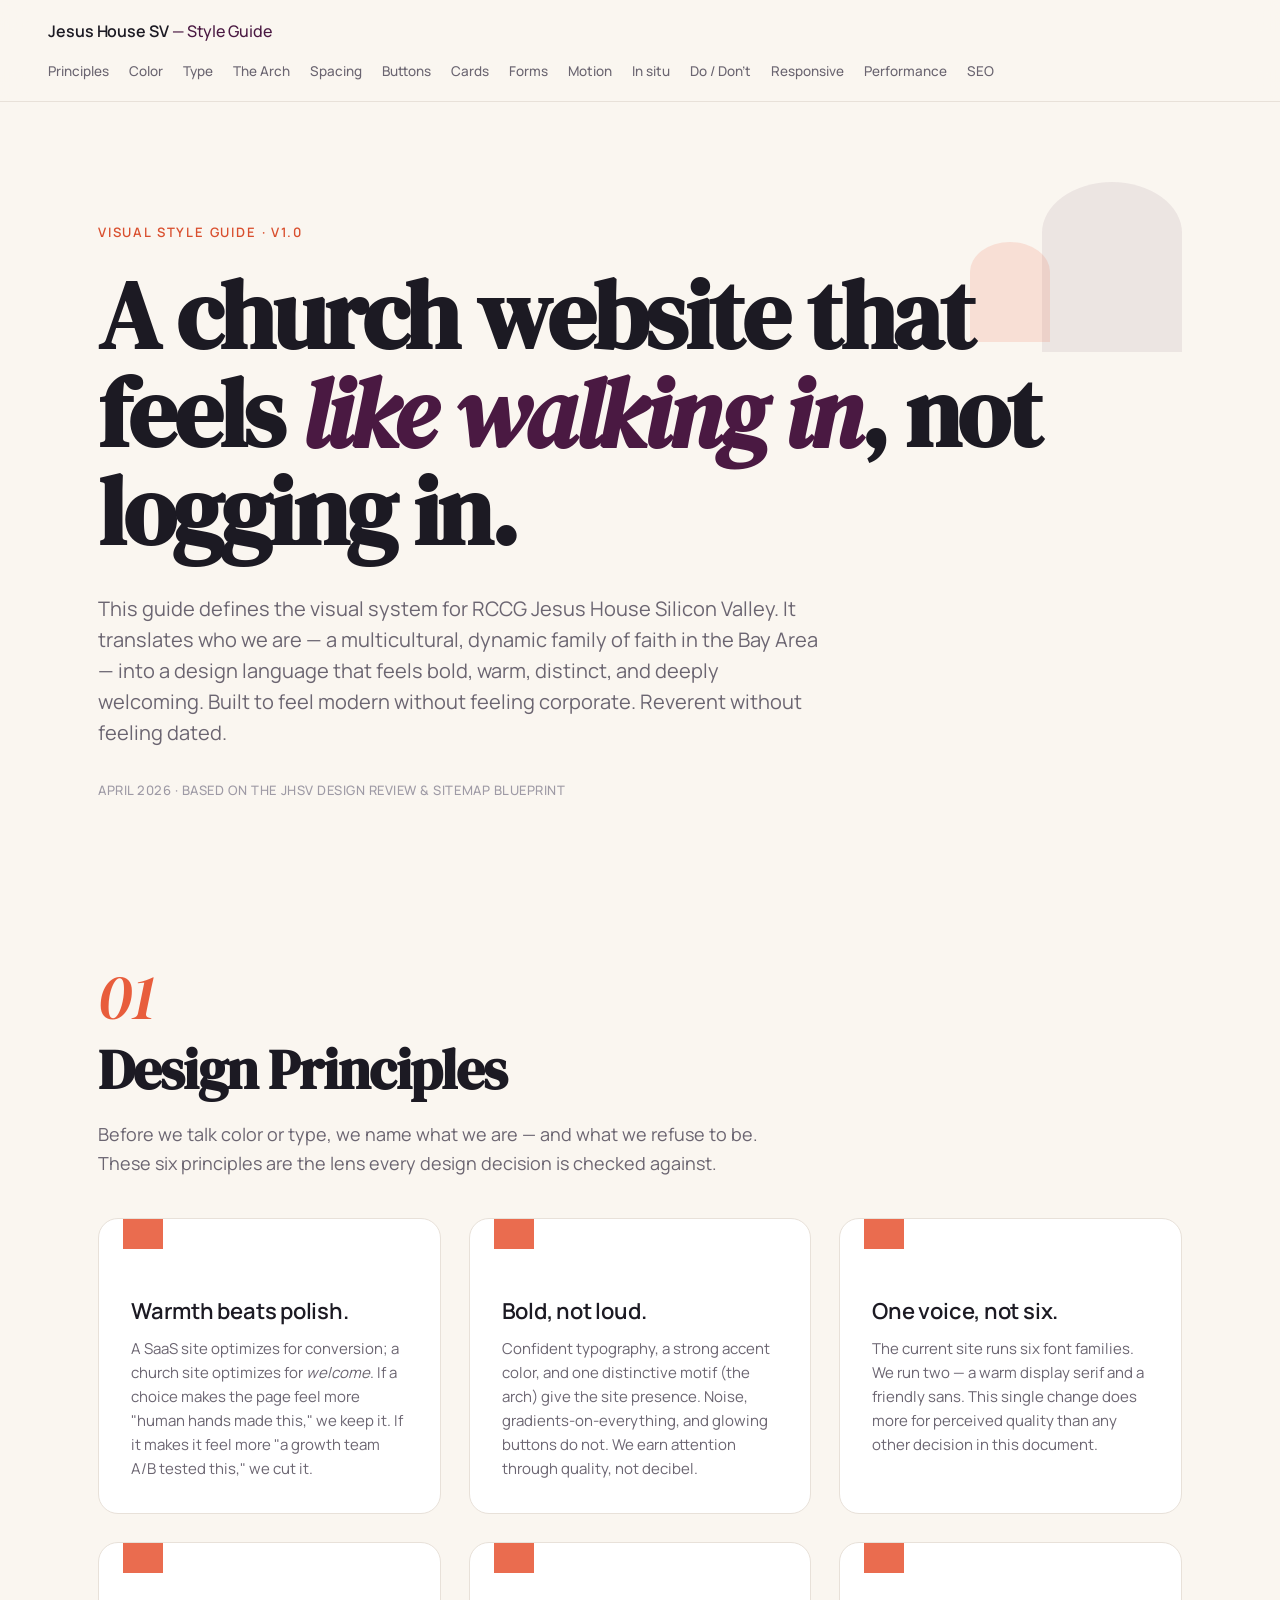
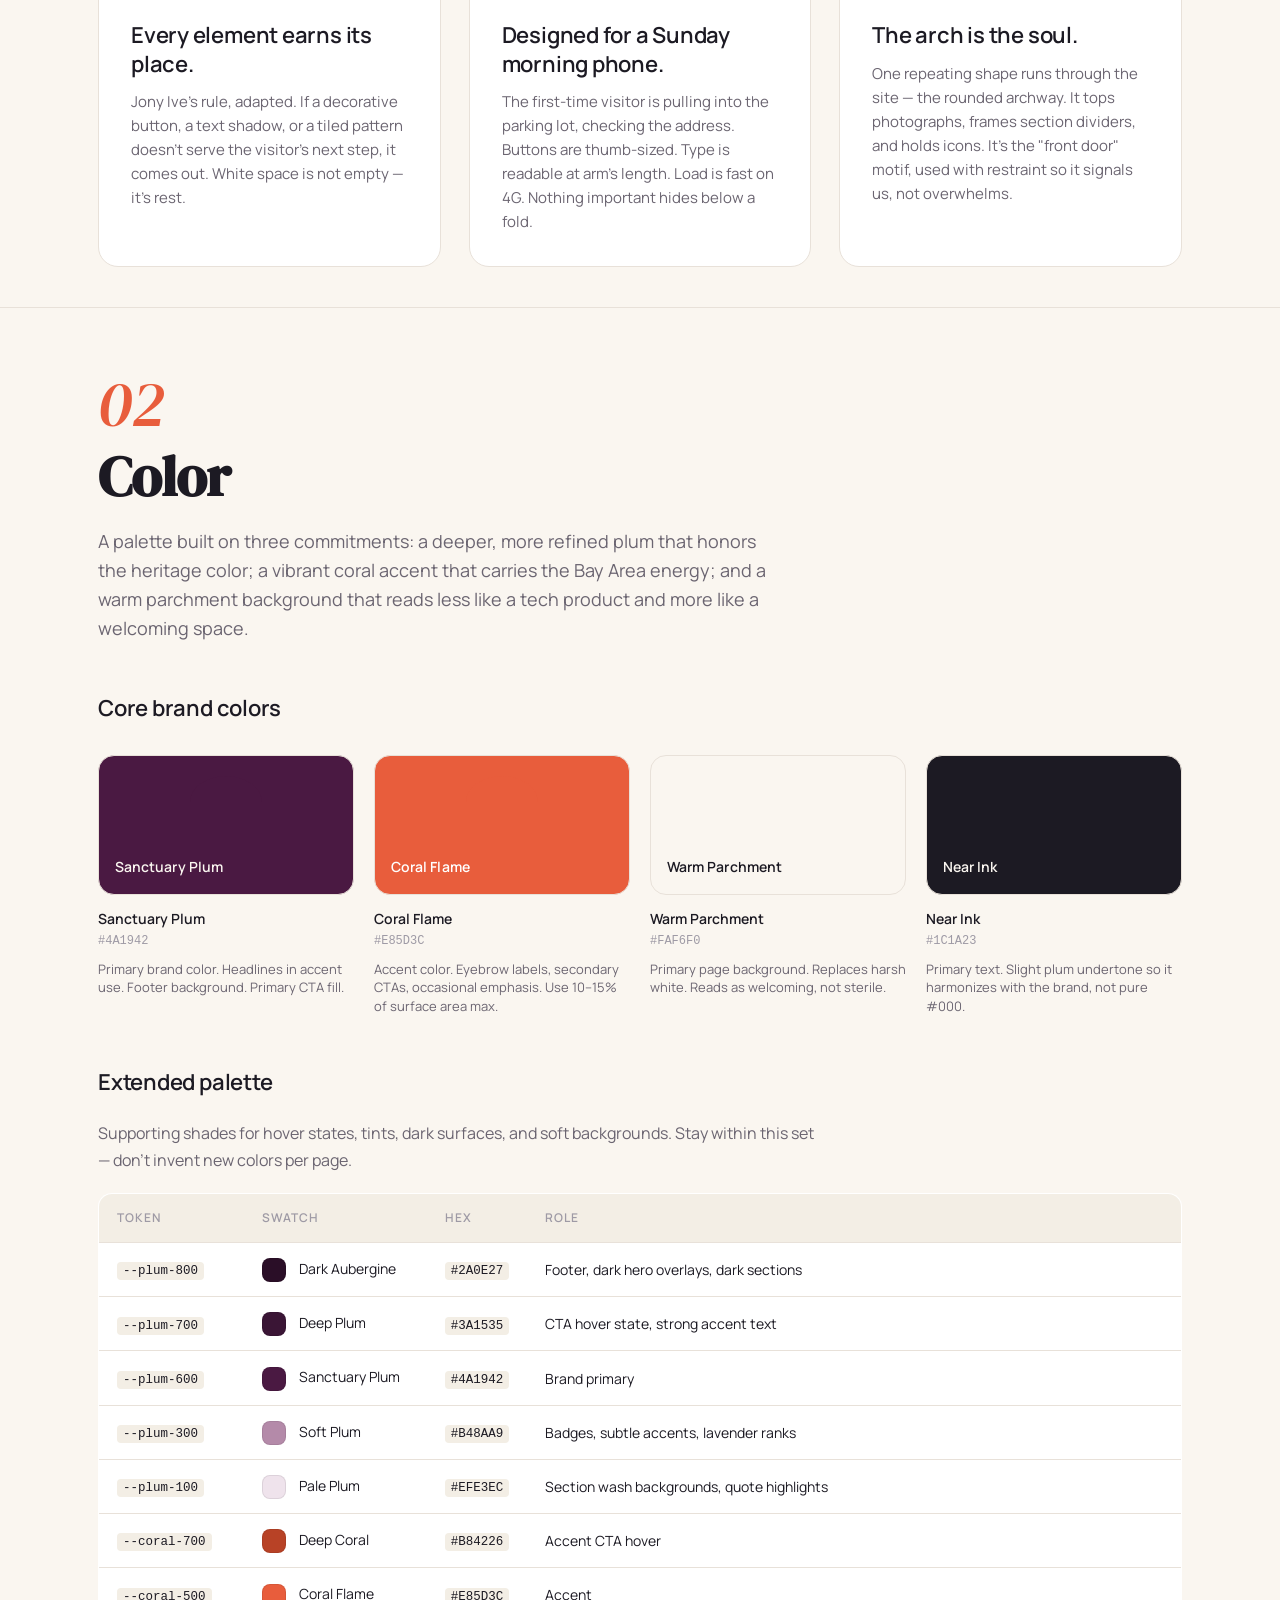
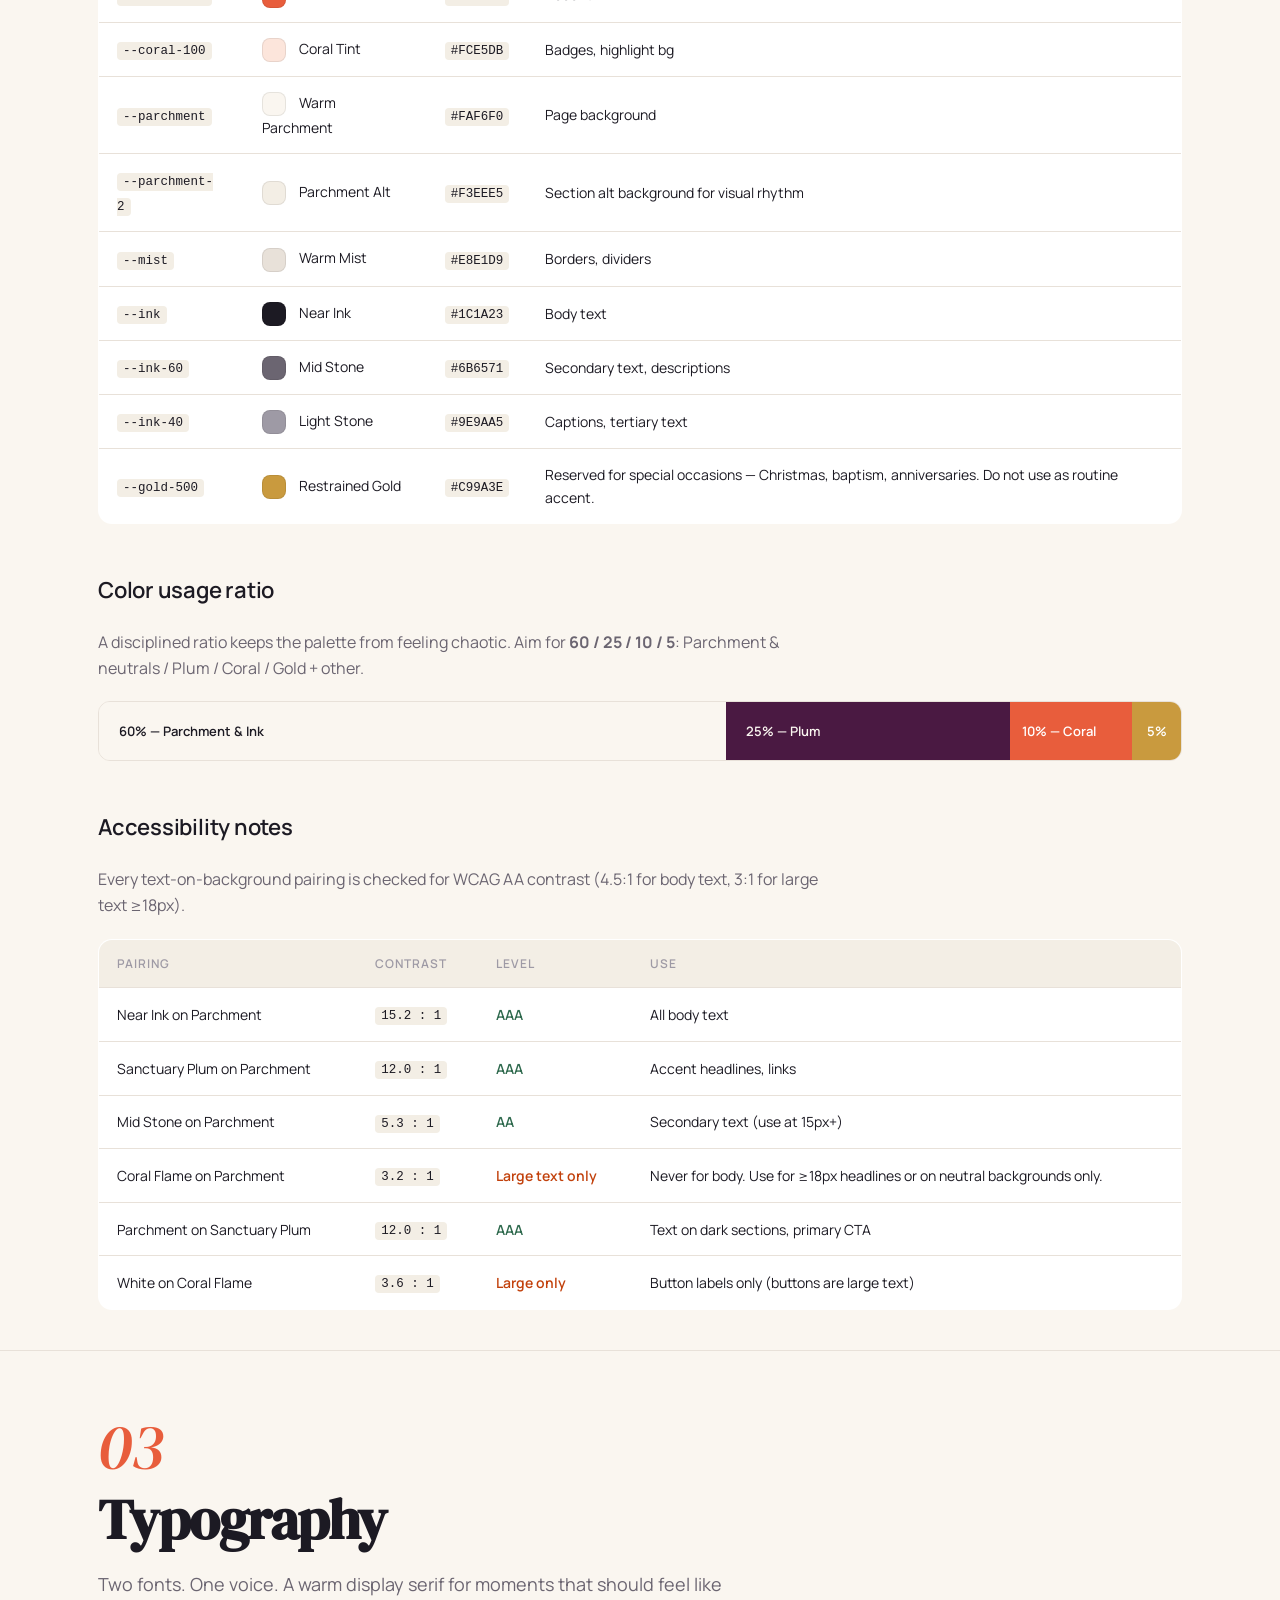
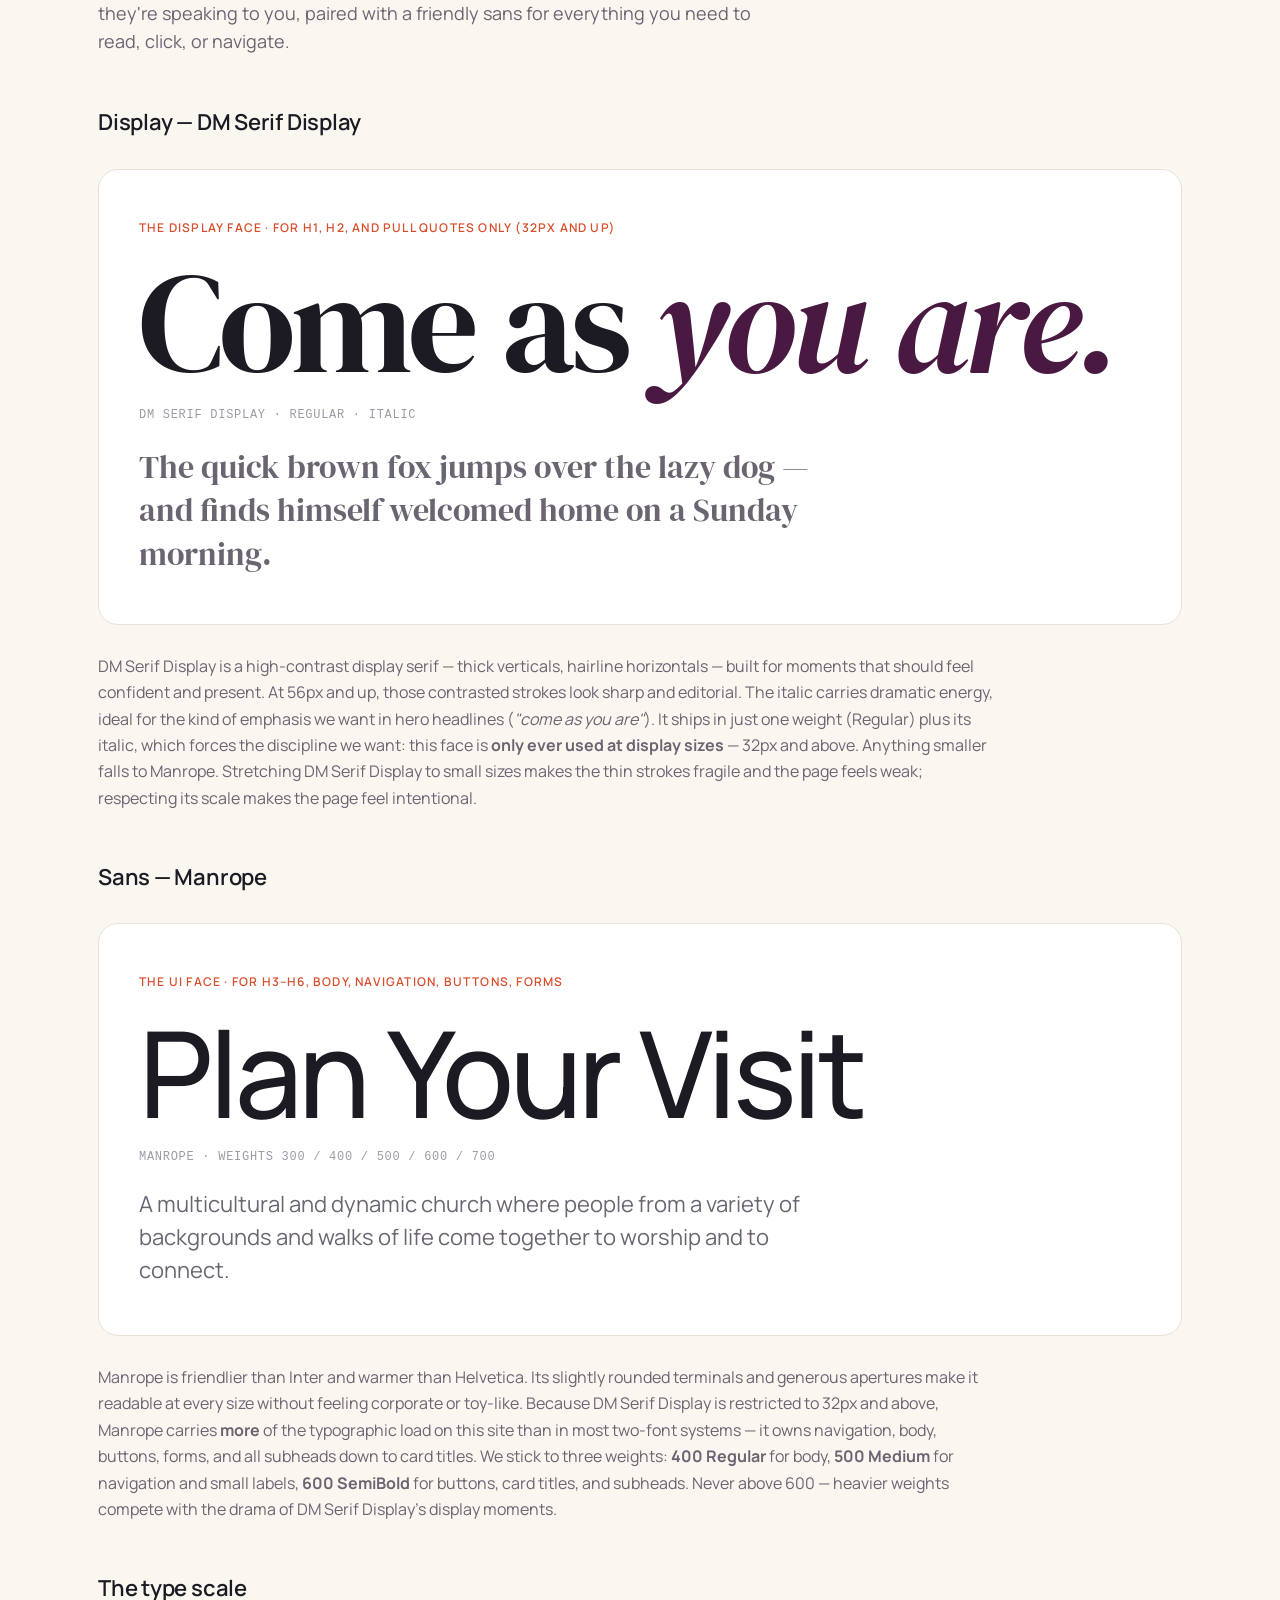
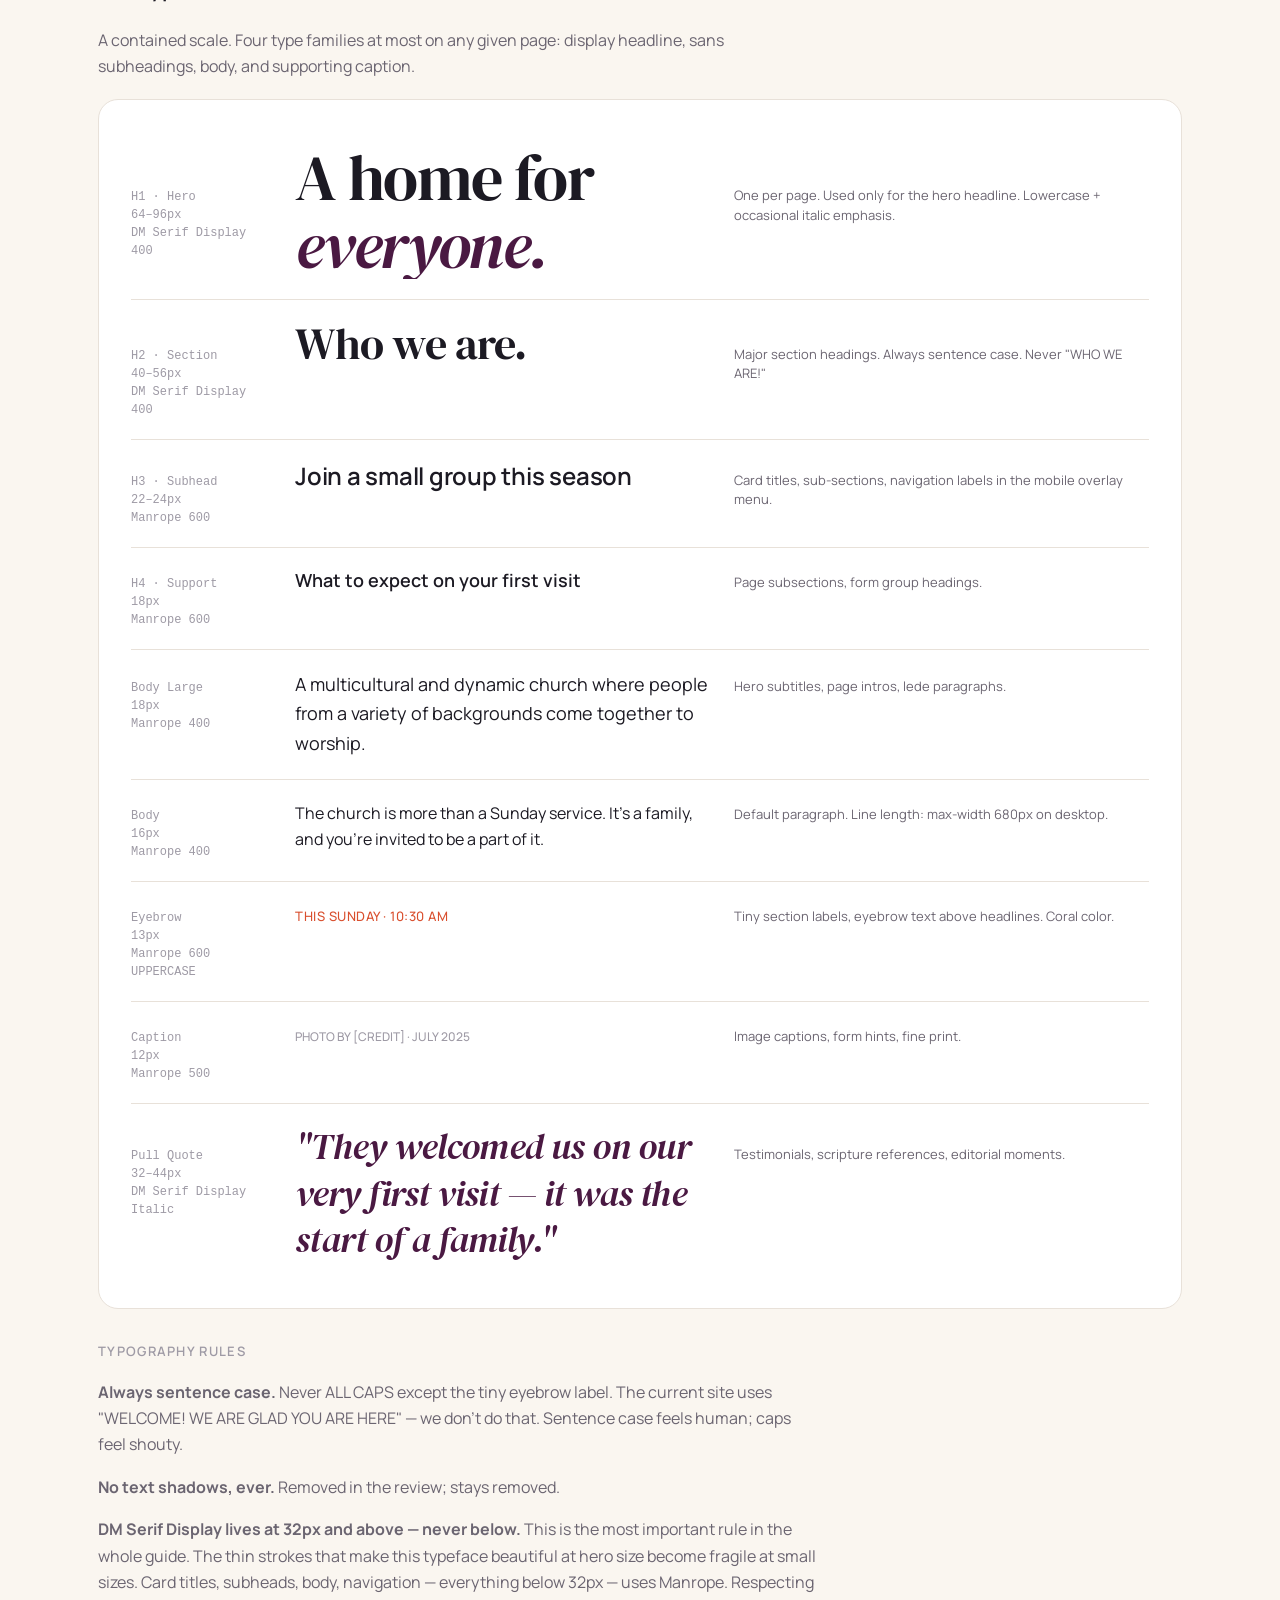
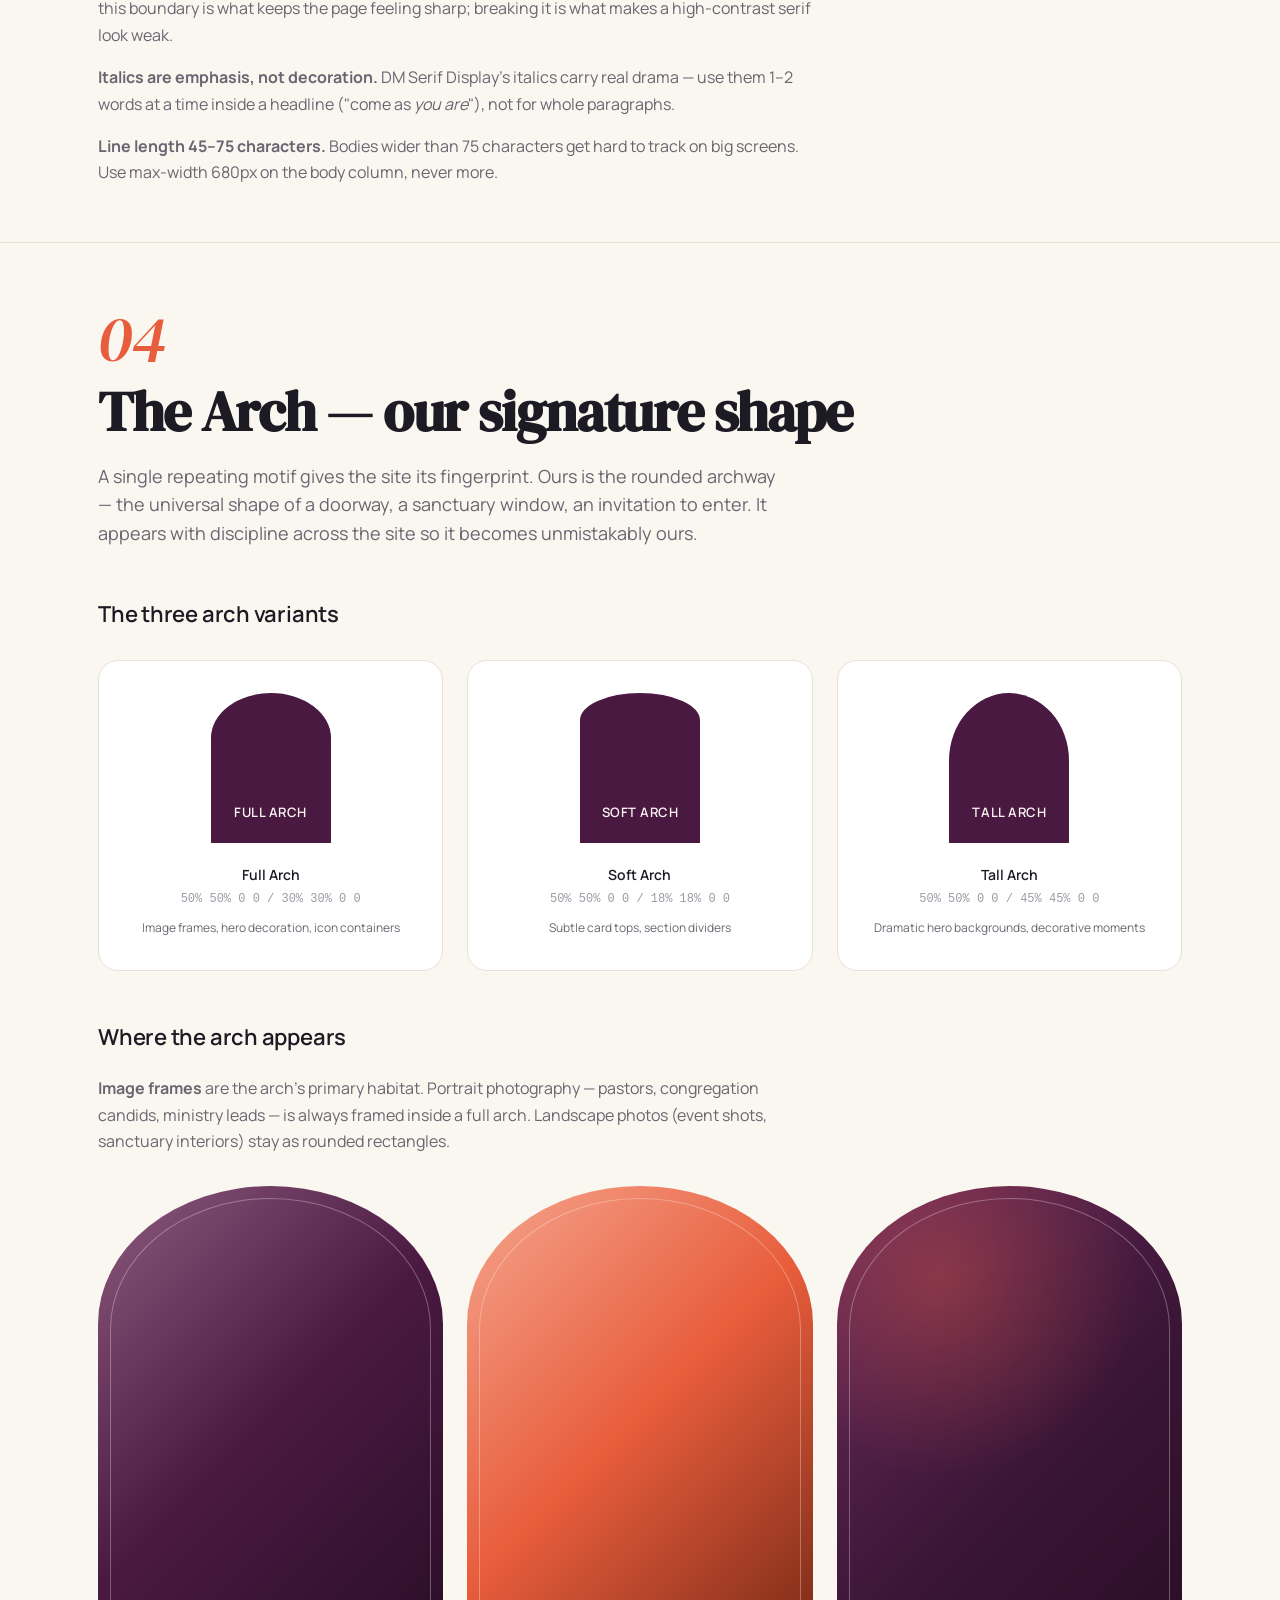
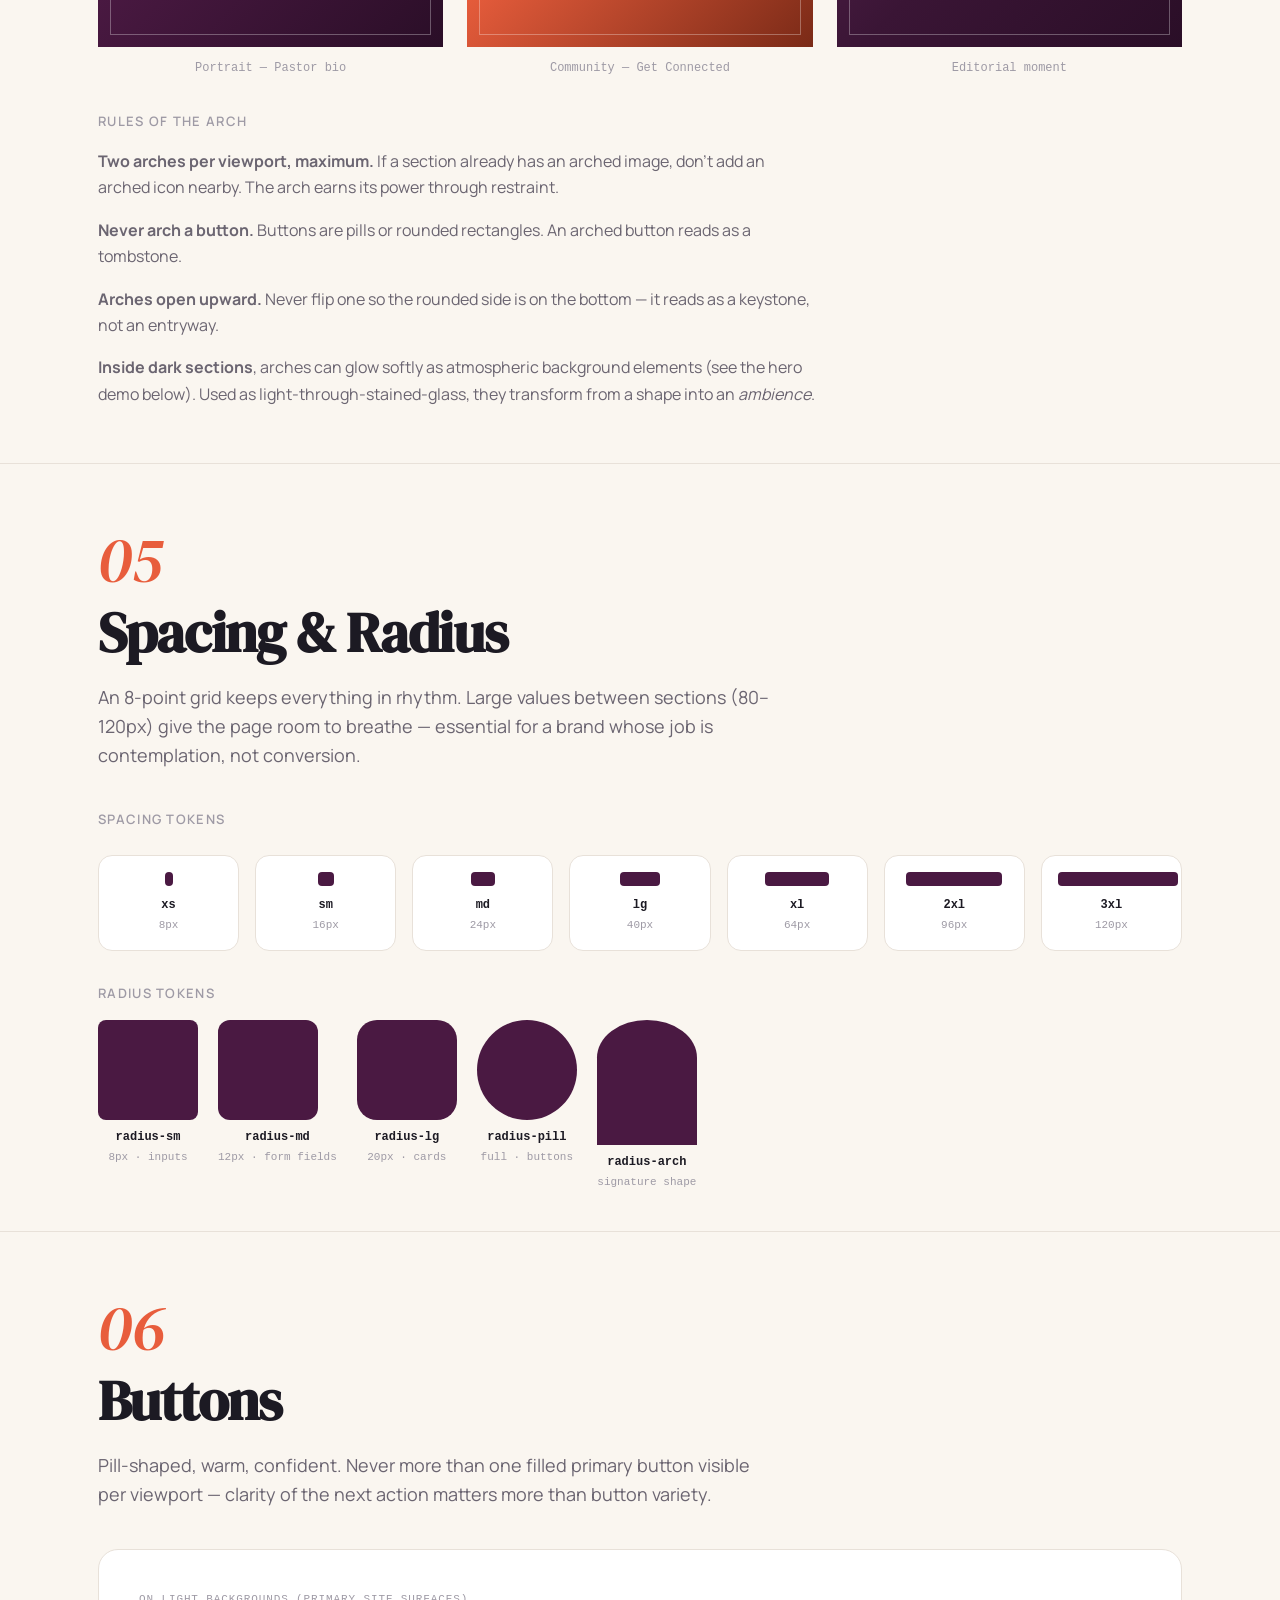
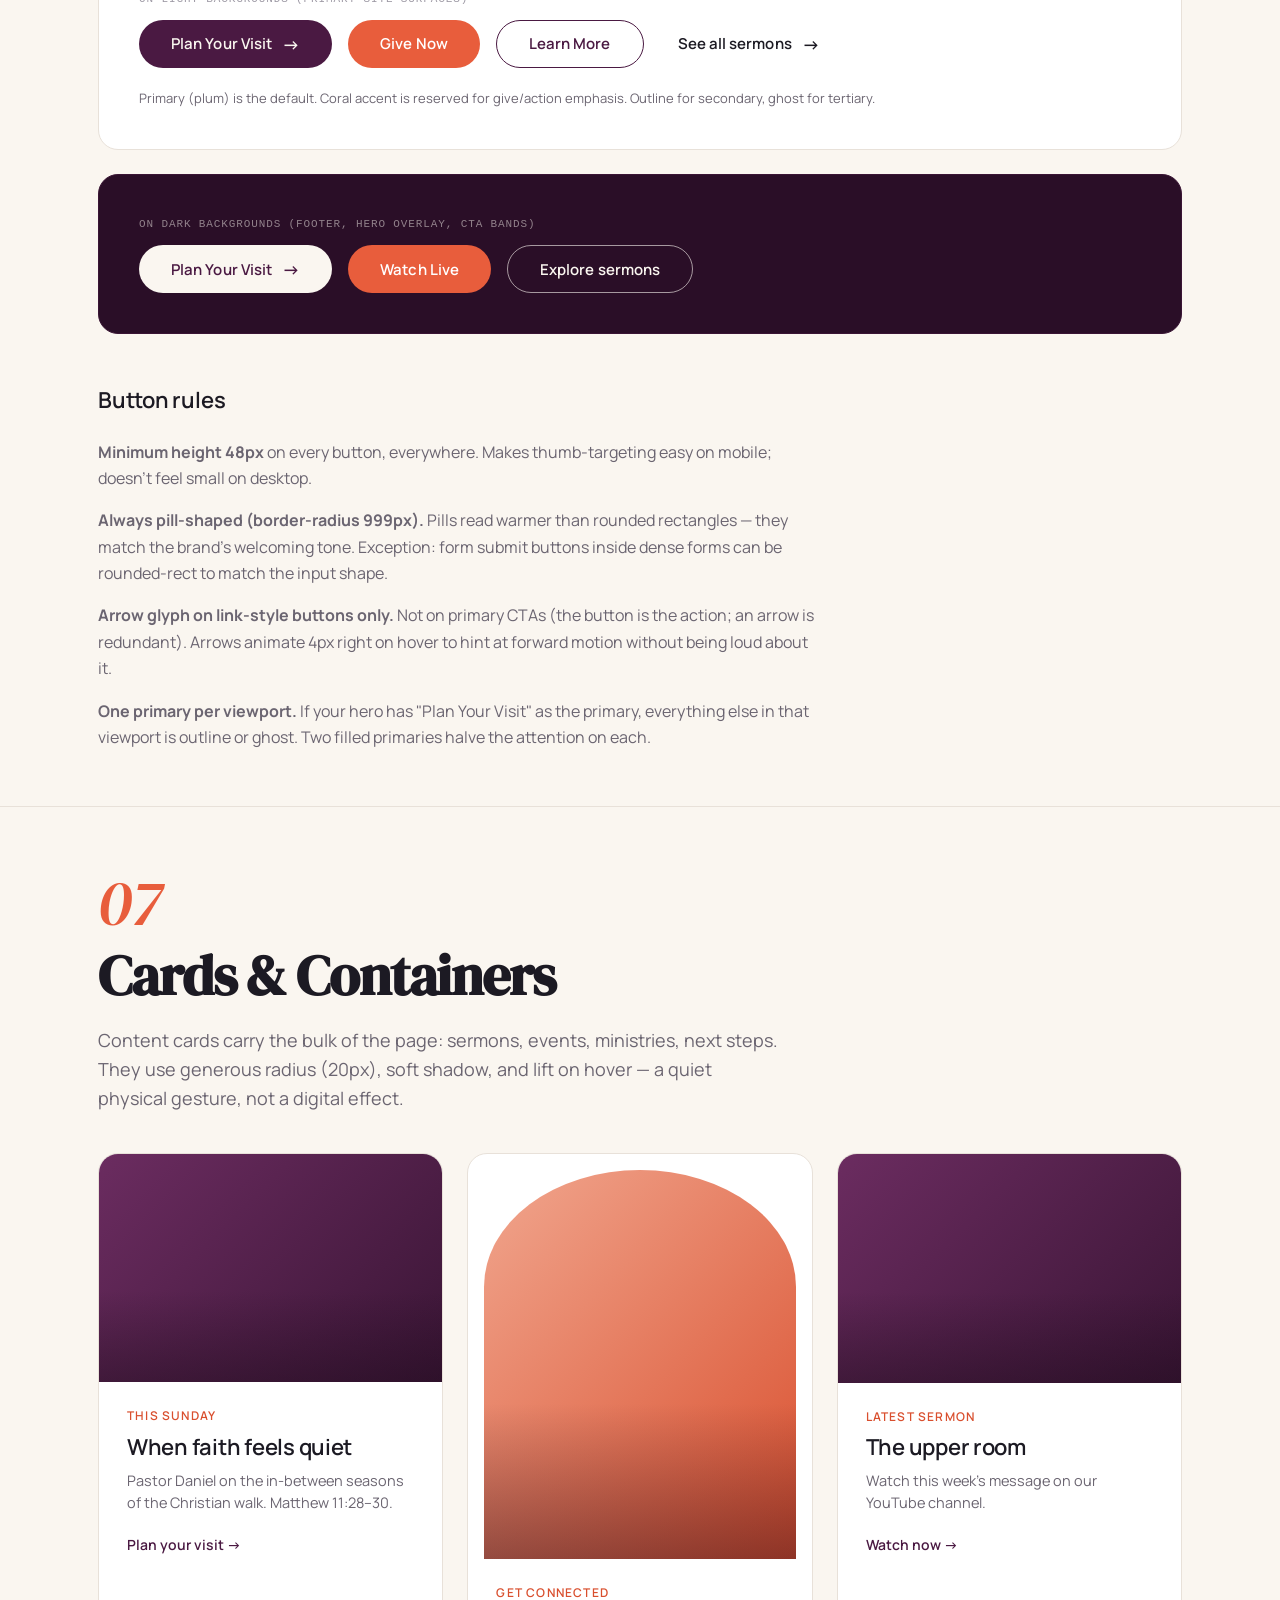
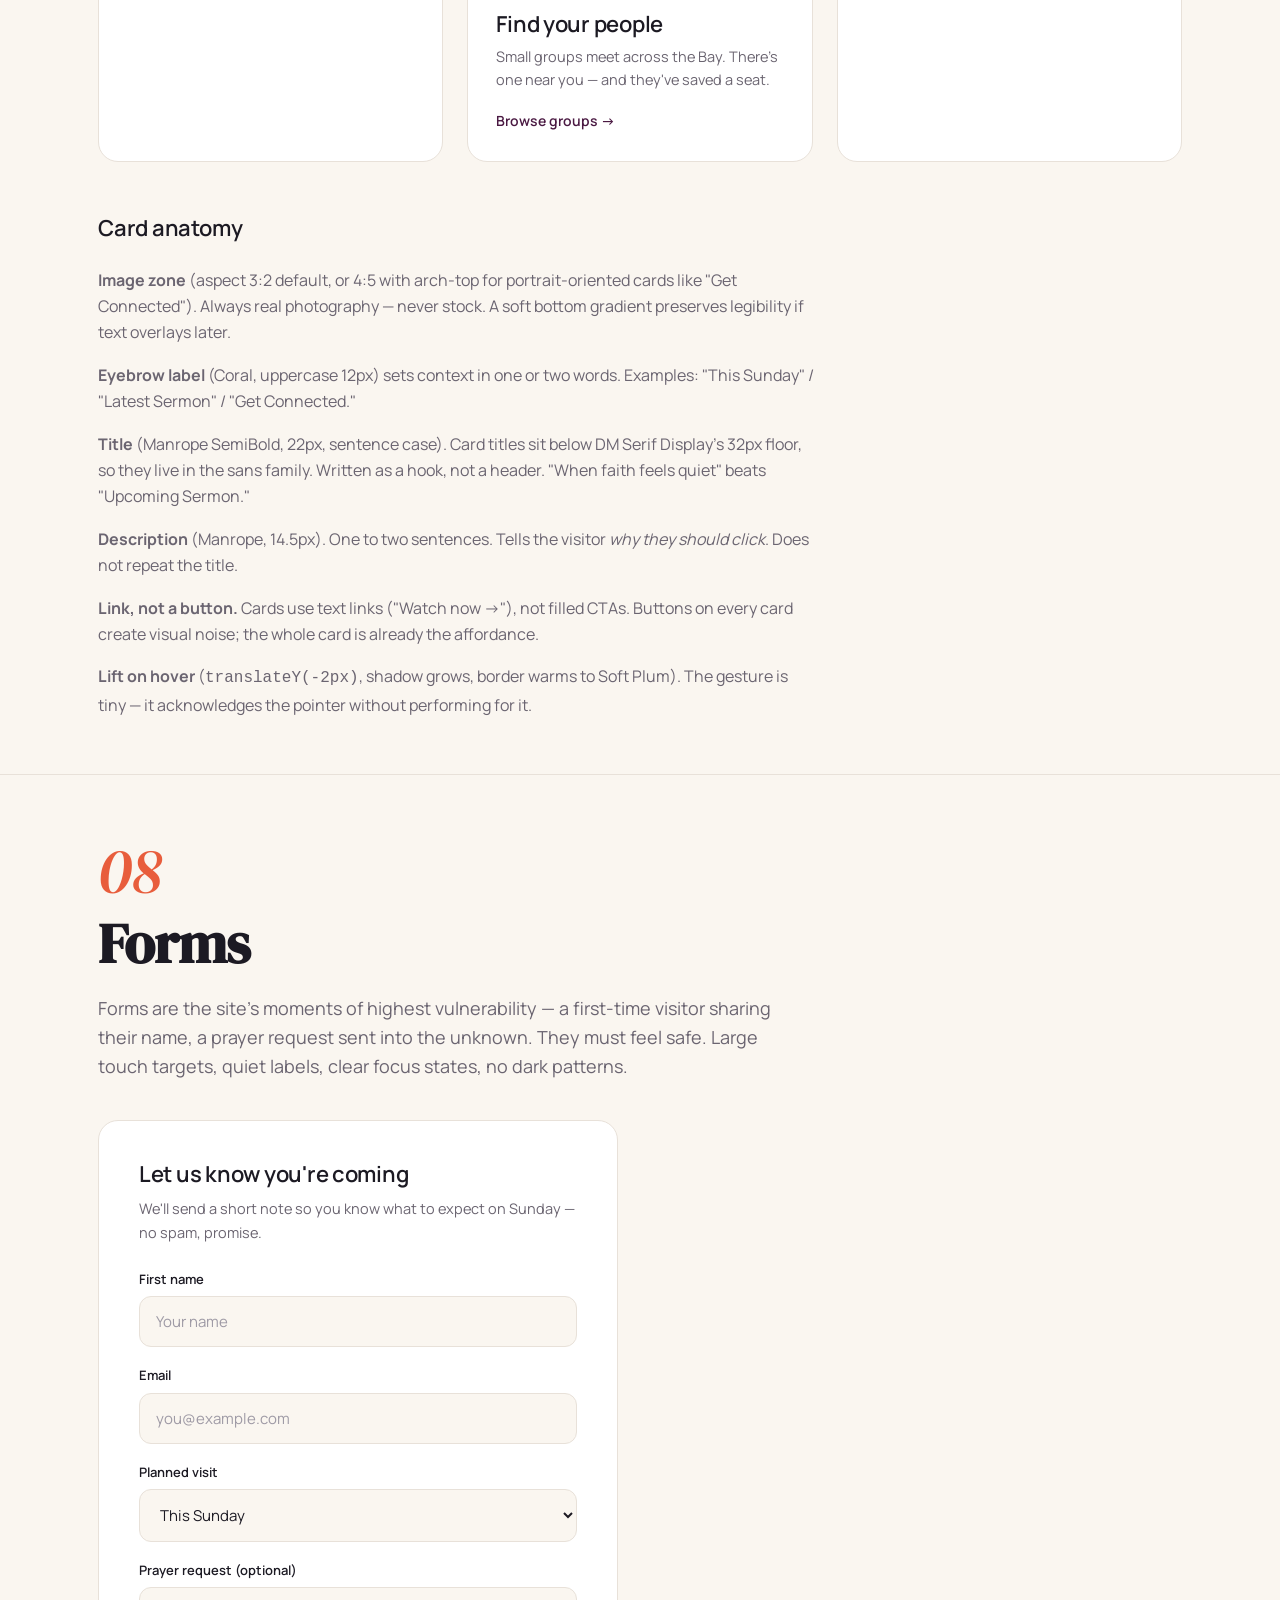
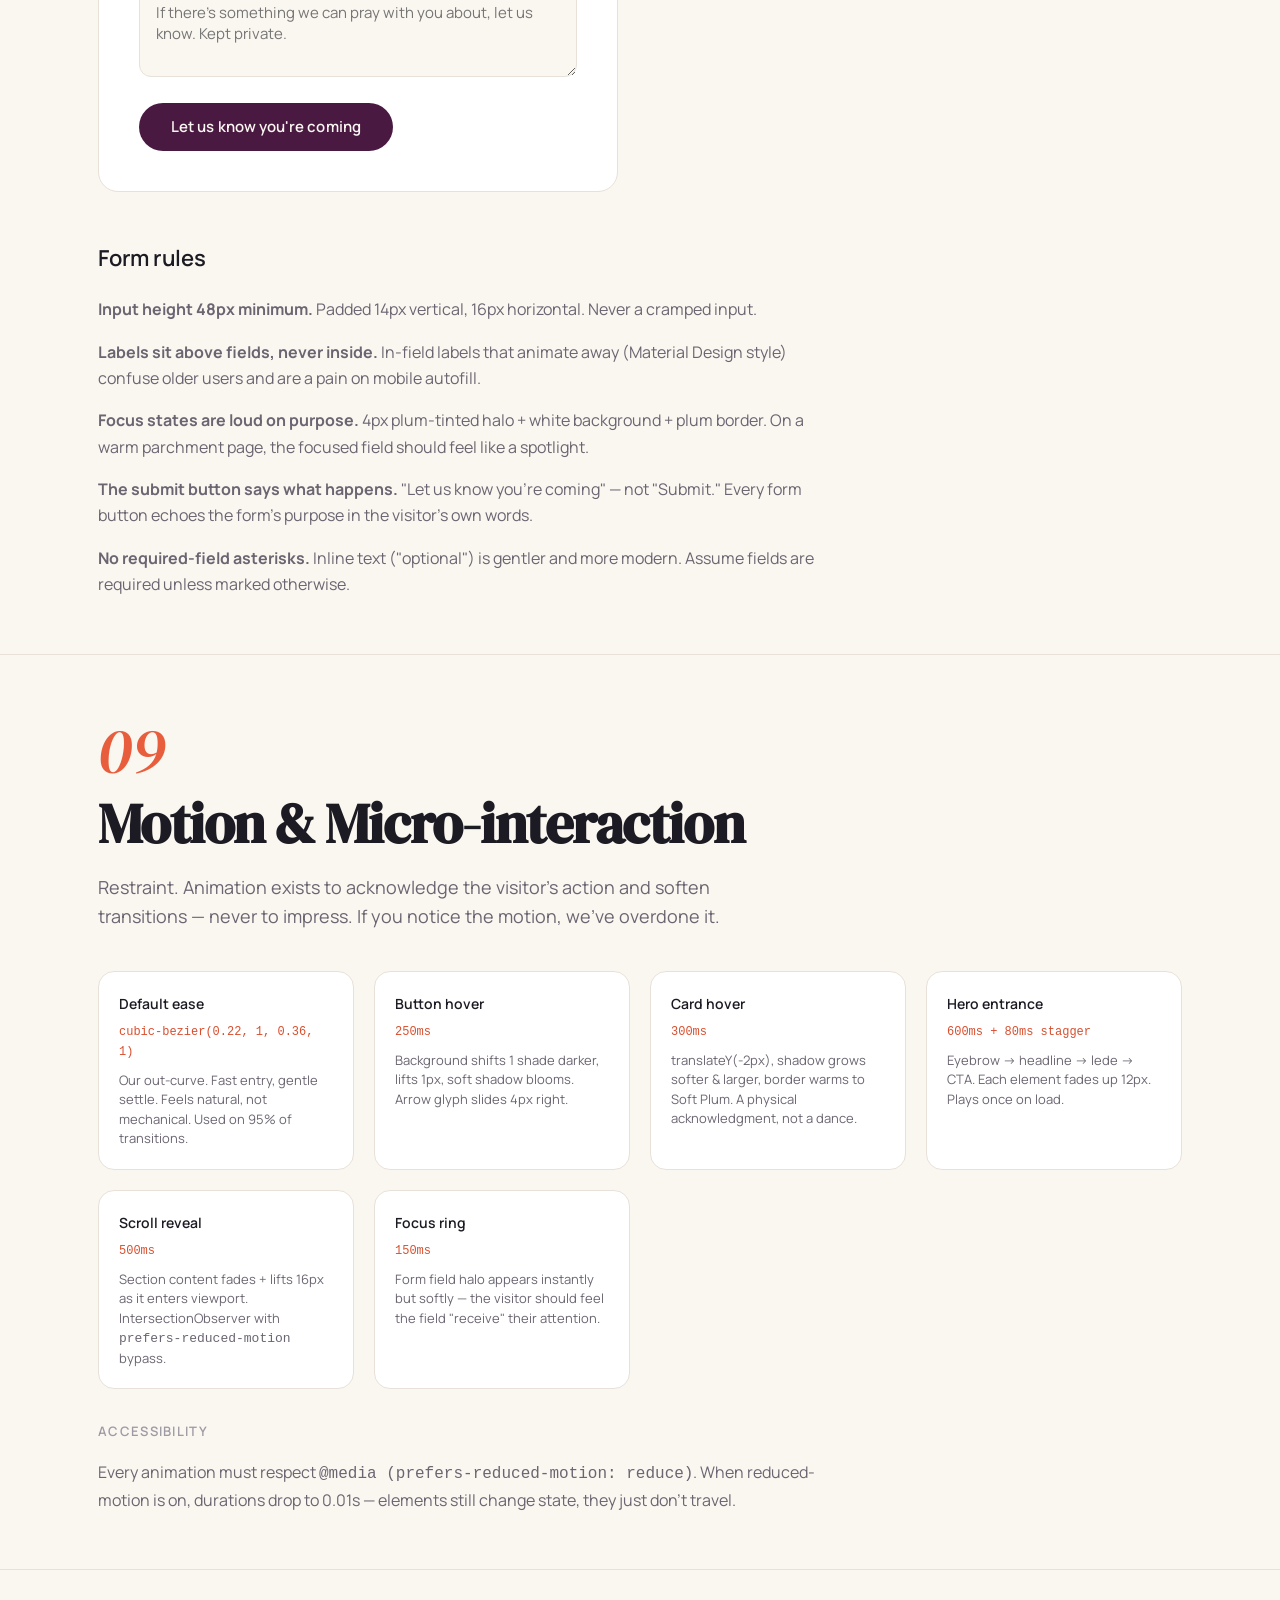
<file: brand-guidelines/RCCG_JHSV_Style_Guide_v3.html>
<!DOCTYPE html>
<html lang="en">
<head>
<meta charset="UTF-8">
<meta name="viewport" content="width=device-width, initial-scale=1.0">
<title>RCCG Jesus House SV — Visual Style Guide</title>
<link rel="preconnect" href="https://fonts.googleapis.com">
<link rel="preconnect" href="https://fonts.gstatic.com" crossorigin>
<link href="https://fonts.googleapis.com/css2?family=DM+Serif+Display:ital@0;1&family=Manrope:wght@300;400;500;600;700&display=swap" rel="stylesheet">

<style>
  :root {
    /* ---------- CORE BRAND COLORS ---------- */
    --plum-900: #1F0A1D;      /* Deepest plum — reserved, rare use */
    --plum-800: #2A0E27;      /* Dark aubergine — footer, dark surfaces */
    --plum-700: #3A1535;      /* Primary deep plum */
    --plum-600: #4A1942;      /* SANCTUARY PLUM — brand primary */
    --plum-500: #6B2C60;      /* Mid plum — hovers, accents */
    --plum-300: #B48AA9;      /* Soft plum — tints, badges */
    --plum-100: #EFE3EC;      /* Pale plum — wash backgrounds */
    --plum-50:  #F8F2F6;      /* Whisper plum */

    --coral-700: #B84226;     /* Deep coral — hover states */
    --coral-600: #D94F2E;     /* Darker coral */
    --coral-500: #E85D3C;     /* CORAL FLAME — brand accent */
    --coral-300: #F1A68E;     /* Soft coral */
    --coral-100: #FCE5DB;     /* Coral tint — badges */
    --coral-50:  #FDF2EC;     /* Coral wash */

    --parchment:   #FAF6F0;   /* Warm off-white — primary bg */
    --parchment-2: #F3EEE5;   /* Slightly deeper — section alt */
    --mist:        #E8E1D9;   /* Warm border/divider */
    --mist-2:      #D5CDC3;   /* Stronger border */

    --ink:      #1C1A23;      /* Primary text — plum-tinted black */
    --ink-80:   #3A3641;      /* Headings on parchment */
    --ink-60:   #6B6571;      /* Secondary text */
    --ink-40:   #9E9AA5;      /* Tertiary / captions */
    --ink-20:   #C8C5CE;      /* Disabled */

    --gold-500: #C99A3E;      /* Rare accent — reserved for special moments */

    /* ---------- SEMANTIC TOKENS ---------- */
    --bg-page:       var(--parchment);
    --bg-alt:        var(--parchment-2);
    --bg-card:       #FFFFFF;
    --bg-dark:       var(--plum-800);
    --bg-accent:     var(--plum-600);

    --text-primary:   var(--ink);
    --text-secondary: var(--ink-60);
    --text-muted:     var(--ink-40);
    --text-inverse:   #FAF6F0;

    --border-soft:    var(--mist);
    --border-strong:  var(--mist-2);

    --cta-primary:    var(--plum-600);
    --cta-accent:     var(--coral-500);

    /* ---------- ARCH RADII ---------- */
    --arch-full: 50% 50% 0 0 / 30% 30% 0 0;     /* Image container arch */
    --arch-soft: 50% 50% 0 0 / 18% 18% 0 0;     /* Soft arch */
    --arch-hi:   50% 50% 0 0 / 45% 45% 0 0;     /* Tall arch */

    /* ---------- TYPE ---------- */
    --display: "DM Serif Display", "Times New Roman", Georgia, serif;
    --sans:    "Manrope", -apple-system, BlinkMacSystemFont, "Segoe UI", sans-serif;
    --mono:    ui-monospace, "SF Mono", Menlo, Consolas, monospace;

    /* ---------- SHADOW ---------- */
    --shadow-sm: 0 1px 2px rgba(28,26,35,0.04), 0 1px 3px rgba(28,26,35,0.06);
    --shadow-md: 0 4px 6px -1px rgba(28,26,35,0.05), 0 2px 12px rgba(74,25,66,0.06);
    --shadow-lg: 0 10px 24px -4px rgba(28,26,35,0.08), 0 4px 8px rgba(74,25,66,0.06);

    /* Motion */
    --ease-out:   cubic-bezier(0.22, 1, 0.36, 1);
    --ease-in-out: cubic-bezier(0.65, 0, 0.35, 1);
  }

  * { box-sizing: border-box; margin: 0; padding: 0; }
  html { scroll-behavior: smooth; scroll-padding-top: 88px; }
  body {
    background: var(--bg-page);
    color: var(--text-primary);
    font-family: var(--sans);
    font-weight: 400;
    font-size: 16px;
    line-height: 1.65;
    -webkit-font-smoothing: antialiased;
  }

  /* ---------- TOP NAV ---------- */
  .topbar {
    position: sticky;
    top: 0;
    z-index: 100;
    background: rgba(250, 246, 240, 0.88);
    backdrop-filter: blur(14px);
    -webkit-backdrop-filter: blur(14px);
    border-bottom: 1px solid var(--border-soft);
    padding: 18px 48px;
    display: flex;
    align-items: center;
    justify-content: space-between;
    flex-wrap: wrap;
    gap: 16px;
  }
  .topbar .brand {
    font-family: var(--sans);
    font-weight: 600;
    font-size: 16px;
    color: var(--text-primary);
    letter-spacing: -0.005em;
  }
  .topbar .brand em {
    font-style: normal;
    font-weight: 500;
    color: var(--plum-600);
  }
  .topbar nav {
    display: flex;
    gap: 20px;
    font-size: 13.5px;
    font-weight: 500;
    flex-wrap: wrap;
  }
  .topbar nav a {
    color: var(--text-secondary);
    text-decoration: none;
    transition: color 0.2s var(--ease-out);
  }
  .topbar nav a:hover { color: var(--plum-600); }

  /* ---------- LAYOUT ---------- */
  .wrap {
    max-width: 1180px;
    margin: 0 auto;
    padding: 0 48px;
  }

  .hero {
    padding: 120px 48px 100px;
    max-width: 1180px;
    margin: 0 auto;
    text-align: left;
    position: relative;
  }
  .hero .eyebrow {
    font-family: var(--sans);
    font-size: 13px;
    font-weight: 600;
    letter-spacing: 0.14em;
    text-transform: uppercase;
    color: var(--coral-600);
    margin-bottom: 24px;
  }
  .hero h1 {
    font-family: var(--display);
    font-size: clamp(56px, 8vw, 96px);
    line-height: 1.02;
    letter-spacing: -0.025em;
    color: var(--text-primary);
    margin-bottom: 32px;
    max-width: 980px;
  }
  .hero h1 em {
    font-style: italic;
    color: var(--plum-600);
  }
  .hero .lede {
    font-size: 20px;
    line-height: 1.55;
    color: var(--text-secondary);
    max-width: 720px;
    font-weight: 400;
  }
  .hero .meta {
    color: var(--text-muted);
    font-size: 13px;
    margin-top: 32px;
    letter-spacing: 0.04em;
    text-transform: uppercase;
    font-weight: 500;
  }

  /* Arch decoration on hero */
  .hero-arch {
    position: absolute;
    top: 80px;
    right: 48px;
    width: 140px;
    height: 170px;
    background: var(--plum-600);
    border-radius: var(--arch-full);
    opacity: 0.08;
    z-index: -1;
  }
  .hero-arch-2 {
    position: absolute;
    top: 140px;
    right: 180px;
    width: 80px;
    height: 100px;
    background: var(--coral-500);
    border-radius: var(--arch-full);
    opacity: 0.15;
    z-index: -1;
  }
  @media (max-width: 800px) {
    .hero-arch, .hero-arch-2 { display: none; }
  }

  /* ---------- SECTION ---------- */
  section.doc {
    padding: 64px 0 40px;
    border-top: 1px solid var(--border-soft);
  }
  section.doc.no-border { border-top: none; }

  .doc-head { margin-bottom: 40px; max-width: 900px; }
  .doc-head .number {
    font-family: var(--display);
    font-style: italic;
    font-weight: 400;
    font-size: 64px;
    line-height: 1;
    color: var(--coral-500);
    margin-bottom: 12px;
  }
  .doc-head h2 {
    font-family: var(--display);
    font-size: clamp(40px, 5vw, 56px);
    line-height: 1.05;
    letter-spacing: -0.02em;
    color: var(--text-primary);
    margin-bottom: 20px;
  }
  .doc-head .subtitle {
    font-size: 18px;
    color: var(--text-secondary);
    line-height: 1.6;
    max-width: 680px;
  }

  h3.doc-h3 {
    font-family: var(--sans);
    font-weight: 600;
    font-size: 22px;
    color: var(--text-primary);
    margin: 48px 0 20px;
    letter-spacing: -0.01em;
  }
  h4.doc-h4 {
    font-family: var(--sans);
    font-weight: 600;
    font-size: 13px;
    color: var(--text-muted);
    text-transform: uppercase;
    letter-spacing: 0.1em;
    margin: 32px 0 16px;
  }
  p.doc { max-width: 720px; color: var(--text-secondary); margin-bottom: 16px; }
  p.doc.wide { max-width: 900px; }

  /* ---------- PRINCIPLES GRID ---------- */
  .principles {
    display: grid;
    grid-template-columns: repeat(auto-fit, minmax(260px, 1fr));
    gap: 28px;
    margin-top: 32px;
  }
  .principle {
    padding: 36px 32px 32px;
    background: var(--bg-card);
    border: 1px solid var(--border-soft);
    border-radius: 20px;
    position: relative;
    overflow: hidden;
  }
  .principle::before {
    content: "";
    position: absolute;
    top: -20px; left: 24px;
    width: 40px; height: 50px;
    background: var(--coral-500);
    border-radius: var(--arch-full);
    opacity: 0.9;
  }
  .principle h3 {
    font-family: var(--sans);
    font-weight: 600;
    font-size: 22px;
    line-height: 1.3;
    margin-top: 42px;
    margin-bottom: 12px;
    letter-spacing: -0.01em;
    color: var(--text-primary);
  }
  .principle p {
    font-size: 15px;
    line-height: 1.6;
    color: var(--text-secondary);
  }

  /* ---------- COLOR SWATCHES ---------- */
  .swatch-row {
    display: grid;
    grid-template-columns: repeat(auto-fit, minmax(200px, 1fr));
    gap: 20px;
    margin: 28px 0;
  }
  .swatch {
    display: flex;
    flex-direction: column;
  }
  .swatch .chip {
    height: 140px;
    border-radius: 16px;
    border: 1px solid var(--border-soft);
    display: flex;
    align-items: flex-end;
    padding: 16px;
    position: relative;
    overflow: hidden;
  }
  .swatch .chip.arched::after {
    content: "";
    position: absolute;
    top: 20px; left: 50%;
    transform: translateX(-50%);
    width: 72px; height: 86px;
    background: currentColor;
    border-radius: var(--arch-full);
    opacity: 0.22;
  }
  .swatch .name {
    margin-top: 12px;
    font-size: 14px;
    font-weight: 600;
    color: var(--text-primary);
  }
  .swatch .hex {
    font-family: var(--mono);
    font-size: 12px;
    color: var(--text-muted);
    margin-top: 2px;
  }
  .swatch .use {
    margin-top: 8px;
    font-size: 13px;
    color: var(--text-secondary);
    line-height: 1.45;
  }

  /* Palette grid — semantic tokens */
  .palette-table {
    width: 100%;
    border-collapse: collapse;
    margin-top: 20px;
    border: 1px solid var(--border-soft);
    border-radius: 14px;
    overflow: hidden;
    background: var(--bg-card);
  }
  .palette-table th, .palette-table td {
    padding: 14px 18px;
    text-align: left;
    border-bottom: 1px solid var(--border-soft);
    font-size: 14px;
    vertical-align: middle;
  }
  .palette-table tr:last-child td { border-bottom: none; }
  .palette-table th {
    background: var(--bg-alt);
    font-weight: 600;
    font-size: 12px;
    text-transform: uppercase;
    letter-spacing: 0.08em;
    color: var(--text-muted);
  }
  .palette-table .dot {
    width: 24px; height: 24px;
    border-radius: 8px;
    border: 1px solid rgba(0,0,0,0.08);
    display: inline-block;
    vertical-align: middle;
    margin-right: 10px;
  }
  .palette-table code {
    font-family: var(--mono);
    font-size: 12.5px;
    color: var(--ink);
    background: var(--bg-alt);
    padding: 2px 6px;
    border-radius: 4px;
  }

  /* ---------- TYPOGRAPHY DISPLAY ---------- */
  .type-specimen {
    padding: 48px 40px;
    background: var(--bg-card);
    border: 1px solid var(--border-soft);
    border-radius: 20px;
    margin: 28px 0;
  }
  .type-specimen .font-label {
    font-family: var(--sans);
    font-size: 12px;
    font-weight: 600;
    text-transform: uppercase;
    letter-spacing: 0.1em;
    color: var(--coral-600);
    margin-bottom: 20px;
  }
  .type-specimen .big-serif {
    font-family: var(--display);
    font-size: clamp(72px, 12vw, 140px);
    line-height: 0.95;
    letter-spacing: -0.03em;
    color: var(--text-primary);
    margin-bottom: 16px;
  }
  .type-specimen .big-serif em {
    font-style: italic;
    color: var(--plum-600);
  }
  .type-specimen .big-sans {
    font-family: var(--sans);
    font-size: clamp(60px, 10vw, 120px);
    font-weight: 500;
    line-height: 1;
    letter-spacing: -0.035em;
    color: var(--text-primary);
    margin-bottom: 16px;
  }
  .type-specimen .meta {
    font-family: var(--mono);
    font-size: 12px;
    color: var(--text-muted);
    letter-spacing: 0.06em;
  }
  .type-specimen .pangram {
    font-family: var(--display);
    font-size: 32px;
    line-height: 1.35;
    color: var(--text-secondary);
    margin-top: 20px;
    max-width: 720px;
  }
  .type-specimen.sans .pangram {
    font-family: var(--sans);
    font-weight: 400;
    font-size: 22px;
    line-height: 1.5;
  }

  /* Type scale */
  .scale-row {
    display: grid;
    grid-template-columns: 140px 1fr 1fr;
    align-items: baseline;
    padding: 20px 0;
    border-bottom: 1px solid var(--border-soft);
    gap: 24px;
  }
  .scale-row:last-child { border-bottom: none; }
  .scale-meta {
    font-family: var(--mono);
    font-size: 12px;
    color: var(--text-muted);
    line-height: 1.5;
  }
  .scale-sample { overflow: hidden; }
  .scale-usage {
    font-size: 13px;
    color: var(--text-secondary);
    line-height: 1.5;
  }
  .sample-h1 { font-family: var(--display); font-size: 64px; line-height: 1.05; letter-spacing: -0.025em; color: var(--text-primary); }
  .sample-h2 { font-family: var(--display); font-size: 44px; line-height: 1.1; letter-spacing: -0.02em; color: var(--text-primary); }
  .sample-h3 { font-family: var(--sans); font-weight: 600; font-size: 24px; line-height: 1.3; letter-spacing: -0.01em; color: var(--text-primary); }
  .sample-h4 { font-family: var(--sans); font-weight: 600; font-size: 18px; line-height: 1.4; color: var(--text-primary); }
  .sample-body-lg { font-family: var(--sans); font-weight: 400; font-size: 18px; line-height: 1.65; color: var(--text-primary); }
  .sample-body { font-family: var(--sans); font-weight: 400; font-size: 16px; line-height: 1.65; color: var(--text-primary); }
  .sample-sm { font-family: var(--sans); font-weight: 500; font-size: 13px; line-height: 1.5; letter-spacing: 0.04em; text-transform: uppercase; color: var(--coral-600); }
  .sample-caption { font-family: var(--sans); font-weight: 500; font-size: 12px; line-height: 1.5; color: var(--text-muted); }
  .sample-quote { font-family: var(--display); font-style: italic; font-size: 36px; line-height: 1.3; color: var(--plum-600); letter-spacing: -0.015em; }

  @media (max-width: 760px) {
    .scale-row { grid-template-columns: 1fr; }
    .sample-h1 { font-size: 44px; }
    .sample-h2 { font-size: 32px; }
    .sample-quote { font-size: 28px; }
  }

  /* ---------- ARCH MOTIF ---------- */
  .arch-showcase {
    display: grid;
    grid-template-columns: repeat(auto-fit, minmax(220px, 1fr));
    gap: 24px;
    margin: 28px 0;
  }
  .arch-demo {
    background: var(--bg-card);
    border: 1px solid var(--border-soft);
    border-radius: 20px;
    padding: 32px 24px;
    text-align: center;
  }
  .arch-shape {
    width: 120px;
    height: 150px;
    margin: 0 auto 20px;
    background: var(--plum-600);
    border-radius: var(--arch-full);
    display: flex;
    align-items: flex-end;
    justify-content: center;
    color: var(--parchment);
    padding-bottom: 20px;
    font-family: var(--sans);
    font-weight: 600;
    font-size: 13px;
    letter-spacing: 0.04em;
    text-transform: uppercase;
  }
  .arch-shape.coral { background: var(--coral-500); }
  .arch-shape.mist  { background: var(--plum-100); color: var(--plum-600); }
  .arch-shape.gold  { background: var(--gold-500); }
  .arch-shape.soft  { border-radius: var(--arch-soft); }
  .arch-shape.hi    { border-radius: var(--arch-hi); }
  .arch-demo h5 { font-weight: 600; font-size: 14px; margin-bottom: 4px; }
  .arch-demo .detail { font-size: 12px; color: var(--text-muted); font-family: var(--mono); }

  /* Arch in context — image frame */
  .arch-frame-demo {
    display: grid;
    grid-template-columns: 1fr 1fr 1fr;
    gap: 24px;
    margin-top: 32px;
  }
  @media (max-width: 800px) { .arch-frame-demo { grid-template-columns: 1fr; } }
  .arch-frame {
    background: linear-gradient(135deg, #8c5a7d, var(--plum-600) 50%, #2a0e27);
    aspect-ratio: 3 / 4;
    border-radius: var(--arch-full);
    position: relative;
    overflow: hidden;
  }
  .arch-frame.coral { background: linear-gradient(135deg, #f5a58e, var(--coral-500) 50%, #7a2a17); }
  .arch-frame.double {
    background:
      radial-gradient(circle at 30% 20%, rgba(232,93,60,0.35) 0%, transparent 45%),
      linear-gradient(135deg, var(--plum-500), var(--plum-700) 60%, var(--plum-800));
  }
  .arch-frame::after {
    content: "";
    position: absolute;
    inset: 12px;
    border: 1.5px solid rgba(255,255,255,0.3);
    border-radius: var(--arch-full);
    pointer-events: none;
  }
  .arch-frame-caption {
    font-size: 12px;
    color: var(--text-muted);
    font-family: var(--mono);
    margin-top: 12px;
    text-align: center;
  }

  /* ---------- BUTTONS ---------- */
  .btn {
    display: inline-flex;
    align-items: center;
    justify-content: center;
    gap: 10px;
    font-family: var(--sans);
    font-weight: 600;
    font-size: 15px;
    letter-spacing: 0.005em;
    padding: 14px 32px;
    border-radius: 999px;
    border: none;
    cursor: pointer;
    text-decoration: none;
    transition: all 0.25s var(--ease-out);
    min-height: 48px;
    line-height: 1;
    white-space: nowrap;
  }
  .btn-primary {
    background: var(--plum-600);
    color: var(--parchment);
  }
  .btn-primary:hover {
    background: var(--plum-700);
    transform: translateY(-1px);
    box-shadow: var(--shadow-md);
  }
  .btn-accent {
    background: var(--coral-500);
    color: #ffffff;
  }
  .btn-accent:hover {
    background: var(--coral-700);
    transform: translateY(-1px);
    box-shadow: var(--shadow-md);
  }
  .btn-outline {
    background: transparent;
    color: var(--plum-600);
    border: 1.5px solid var(--plum-600);
  }
  .btn-outline:hover {
    background: var(--plum-600);
    color: var(--parchment);
  }
  .btn-ghost {
    background: transparent;
    color: var(--text-primary);
    padding: 12px 18px;
  }
  .btn-ghost:hover {
    background: rgba(74,25,66,0.08);
  }
  .btn-inverse {
    background: var(--parchment);
    color: var(--plum-600);
  }
  .btn-inverse:hover { background: #FFFFFF; }
  .btn-outline-inverse {
    background: transparent;
    color: var(--parchment);
    border: 1.5px solid rgba(250,246,240,0.6);
  }
  .btn-outline-inverse:hover {
    border-color: var(--parchment);
    background: rgba(250,246,240,0.08);
  }
  .btn .arrow { transition: transform 0.3s var(--ease-out); font-size: 18px; display: inline-block; }
  .btn:hover .arrow { transform: translateX(4px); }

  .btn-showcase {
    background: var(--bg-card);
    border: 1px solid var(--border-soft);
    border-radius: 20px;
    padding: 40px;
    margin: 24px 0;
  }
  .btn-showcase.dark {
    background: var(--plum-800);
    border-color: var(--plum-700);
  }
  .btn-row {
    display: flex;
    gap: 16px;
    flex-wrap: wrap;
    margin-bottom: 20px;
  }
  .btn-row:last-child { margin-bottom: 0; }
  .btn-row-label {
    font-family: var(--mono);
    font-size: 11px;
    color: var(--text-muted);
    margin-bottom: 12px;
    letter-spacing: 0.08em;
    text-transform: uppercase;
  }
  .btn-showcase.dark .btn-row-label { color: rgba(250,246,240,0.5); }

  /* ---------- CARDS ---------- */
  .card-showcase {
    display: grid;
    grid-template-columns: repeat(auto-fit, minmax(280px, 1fr));
    gap: 24px;
    margin: 28px 0;
  }
  .church-card {
    background: var(--bg-card);
    border: 1px solid var(--border-soft);
    border-radius: 20px;
    overflow: hidden;
    transition: all 0.3s var(--ease-out);
  }
  .church-card:hover {
    box-shadow: var(--shadow-lg);
    transform: translateY(-2px);
    border-color: var(--plum-300);
  }
  .card-image {
    aspect-ratio: 3 / 2;
    background: linear-gradient(135deg, var(--plum-500), var(--plum-700));
    position: relative;
    overflow: hidden;
  }
  .card-image.coral { background: linear-gradient(135deg, var(--coral-300), var(--coral-600)); }
  .card-image.arch-top {
    border-radius: var(--arch-full);
    margin: 16px 16px 0;
    aspect-ratio: 4 / 5;
  }
  .card-image::after {
    content: "";
    position: absolute;
    inset: 0;
    background: linear-gradient(180deg, transparent 60%, rgba(28,10,26,0.4));
  }
  .card-body { padding: 24px 28px 28px; }
  .card-eyebrow {
    font-size: 12px;
    font-weight: 600;
    letter-spacing: 0.1em;
    text-transform: uppercase;
    color: var(--coral-600);
    margin-bottom: 8px;
  }
  .card-title {
    font-family: var(--sans);
    font-weight: 600;
    font-size: 22px;
    line-height: 1.25;
    letter-spacing: -0.012em;
    color: var(--text-primary);
    margin-bottom: 8px;
  }
  .card-desc {
    font-size: 14.5px;
    color: var(--text-secondary);
    line-height: 1.55;
    margin-bottom: 16px;
  }
  .card-link {
    font-size: 14px;
    font-weight: 600;
    color: var(--plum-600);
    text-decoration: none;
    display: inline-flex;
    align-items: center;
    gap: 6px;
  }
  .card-link:hover { color: var(--coral-600); }

  /* ---------- FORMS ---------- */
  .form-demo {
    background: var(--bg-card);
    border: 1px solid var(--border-soft);
    border-radius: 20px;
    padding: 40px;
    max-width: 520px;
    margin: 24px 0;
  }
  .form-demo h4 {
    font-family: var(--sans);
    font-weight: 600;
    font-size: 22px;
    line-height: 1.25;
    color: var(--text-primary);
    margin-bottom: 8px;
    letter-spacing: -0.012em;
  }
  .form-demo .form-intro {
    font-size: 14.5px;
    color: var(--text-secondary);
    margin-bottom: 24px;
  }
  .field { margin-bottom: 18px; }
  .field label {
    display: block;
    font-size: 13px;
    font-weight: 600;
    color: var(--text-primary);
    margin-bottom: 6px;
  }
  .field input, .field select, .field textarea {
    width: 100%;
    padding: 14px 16px;
    font-family: var(--sans);
    font-size: 15px;
    color: var(--text-primary);
    background: var(--parchment);
    border: 1.5px solid var(--border-soft);
    border-radius: 12px;
    transition: all 0.2s var(--ease-out);
    outline: none;
  }
  .field input:focus, .field select:focus, .field textarea:focus {
    border-color: var(--plum-600);
    background: #FFFFFF;
    box-shadow: 0 0 0 4px rgba(74,25,66,0.08);
  }
  .field input::placeholder { color: var(--text-muted); }
  .field textarea { resize: vertical; min-height: 90px; font-family: var(--sans); }

  /* ---------- SPACING / RADII VIZ ---------- */
  .spacing-viz {
    display: grid;
    grid-template-columns: repeat(auto-fit, minmax(130px, 1fr));
    gap: 16px;
    margin: 24px 0;
  }
  .spacing-item {
    background: var(--bg-card);
    border: 1px solid var(--border-soft);
    padding: 16px;
    border-radius: 14px;
    text-align: center;
  }
  .spacing-bar {
    height: 14px;
    background: var(--plum-600);
    border-radius: 4px;
    margin: 0 auto 10px;
  }
  .spacing-item .token {
    font-family: var(--mono);
    font-size: 12px;
    color: var(--text-primary);
    font-weight: 600;
  }
  .spacing-item .value {
    font-family: var(--mono);
    font-size: 11px;
    color: var(--text-muted);
  }

  /* ---------- MOTION ---------- */
  .motion-grid {
    display: grid;
    grid-template-columns: repeat(auto-fit, minmax(240px, 1fr));
    gap: 20px;
    margin: 24px 0;
  }
  .motion-card {
    background: var(--bg-card);
    border: 1px solid var(--border-soft);
    border-radius: 16px;
    padding: 20px;
  }
  .motion-card h5 { font-weight: 600; font-size: 14px; margin-bottom: 8px; }
  .motion-card .timing {
    font-family: var(--mono);
    font-size: 12px;
    color: var(--coral-600);
    margin-bottom: 8px;
  }
  .motion-card p { font-size: 13px; color: var(--text-secondary); line-height: 1.5; }

  /* ---------- DO / DON'T ---------- */
  .do-dont {
    display: grid;
    grid-template-columns: 1fr 1fr;
    gap: 24px;
    margin: 28px 0;
  }
  @media (max-width: 760px) { .do-dont { grid-template-columns: 1fr; } }
  .ddbox {
    border-radius: 16px;
    padding: 28px;
    border: 1px solid;
  }
  .ddbox.do {
    background: rgba(52,127,82,0.04);
    border-color: rgba(52,127,82,0.2);
  }
  .ddbox.dont {
    background: rgba(184,66,38,0.05);
    border-color: rgba(184,66,38,0.2);
  }
  .ddbox .lbl {
    font-size: 12px;
    font-weight: 700;
    letter-spacing: 0.14em;
    text-transform: uppercase;
    margin-bottom: 14px;
  }
  .ddbox.do .lbl { color: #2f6a4e; }
  .ddbox.dont .lbl { color: var(--coral-700); }
  .ddbox ul { list-style: none; padding: 0; }
  .ddbox li {
    font-size: 14px;
    color: var(--text-primary);
    line-height: 1.6;
    padding-left: 24px;
    position: relative;
    margin-bottom: 10px;
  }
  .ddbox.do li::before {
    content: "→";
    position: absolute;
    left: 0;
    color: #2f6a4e;
    font-weight: 700;
  }
  .ddbox.dont li::before {
    content: "×";
    position: absolute;
    left: 0;
    color: var(--coral-700);
    font-weight: 700;
    font-size: 16px;
    line-height: 1.5;
  }

  /* ---------- FULL COMPONENT DEMO ---------- */
  .live-hero {
    padding: 100px 48px 100px;
    background: var(--plum-800);
    color: var(--parchment);
    margin: 40px -48px 0;
    position: relative;
    overflow: hidden;
    border-radius: 24px;
  }
  .live-hero::before {
    content: "";
    position: absolute;
    width: 600px;
    height: 750px;
    background: radial-gradient(ellipse at center, rgba(232,93,60,0.35), transparent 65%);
    border-radius: var(--arch-full);
    right: -100px;
    top: -100px;
    z-index: 0;
  }
  .live-hero::after {
    content: "";
    position: absolute;
    width: 300px;
    height: 380px;
    background: rgba(180,138,169,0.15);
    border-radius: var(--arch-full);
    left: -80px;
    bottom: -100px;
    z-index: 0;
  }
  .live-hero > * { position: relative; z-index: 1; }
  .live-hero .eyebrow {
    font-size: 13px;
    font-weight: 600;
    letter-spacing: 0.14em;
    text-transform: uppercase;
    color: var(--coral-300);
    margin-bottom: 28px;
  }
  .live-hero h3 {
    font-family: var(--display);
    font-size: clamp(48px, 7vw, 88px);
    line-height: 1;
    letter-spacing: -0.025em;
    margin-bottom: 28px;
    max-width: 860px;
  }
  .live-hero h3 em {
    font-style: italic;
    color: var(--coral-300);
  }
  .live-hero .sub {
    font-size: 19px;
    color: rgba(250,246,240,0.75);
    max-width: 580px;
    line-height: 1.5;
    margin-bottom: 40px;
  }
  .live-hero .btns { display: flex; gap: 16px; flex-wrap: wrap; }

  /* ---------- FOOTER ---------- */
  footer {
    margin-top: 80px;
    padding: 48px 48px;
    border-top: 1px solid var(--border-soft);
    color: var(--text-muted);
    font-size: 13px;
    text-align: center;
    line-height: 1.6;
  }
  @media print {
    .topbar { position: static; background: white; }
    .principle::before, .hero-arch, .hero-arch-2 { display: none !important; }
  }
</style>
</head>
<body>

<div class="topbar">
  <div class="brand">Jesus House SV <em>— Style Guide</em></div>
  <nav>
    <a href="#principles">Principles</a>
    <a href="#color">Color</a>
    <a href="#type">Type</a>
    <a href="#arch">The Arch</a>
    <a href="#spacing">Spacing</a>
    <a href="#buttons">Buttons</a>
    <a href="#cards">Cards</a>
    <a href="#forms">Forms</a>
    <a href="#motion">Motion</a>
    <a href="#demo">In situ</a>
    <a href="#dos">Do / Don't</a>
    <a href="#responsive">Responsive</a>
    <a href="#performance">Performance</a>
    <a href="#seo">SEO</a>
  </nav>
</div>

<!-- ============================ HERO ============================ -->
<div class="hero">
  <div class="hero-arch"></div>
  <div class="hero-arch-2"></div>
  <div class="eyebrow">Visual Style Guide · v1.0</div>
  <h1>A church website that feels <em>like walking in</em>, not logging in.</h1>
  <p class="lede">This guide defines the visual system for RCCG Jesus House Silicon Valley. It translates who we are — a multicultural, dynamic family of faith in the Bay Area — into a design language that feels bold, warm, distinct, and deeply welcoming. Built to feel modern without feeling corporate. Reverent without feeling dated.</p>
  <div class="meta">April 2026 · Based on the JHSV Design Review &amp; Sitemap Blueprint</div>
</div>

<!-- ============================ PRINCIPLES ============================ -->
<section class="doc no-border" id="principles">
  <div class="wrap">
    <div class="doc-head">
      <div class="number">01</div>
      <h2>Design Principles</h2>
      <p class="subtitle">Before we talk color or type, we name what we are &mdash; and what we refuse to be. These six principles are the lens every design decision is checked against.</p>
    </div>

    <div class="principles">
      <div class="principle">
        <h3>Warmth beats polish.</h3>
        <p>A SaaS site optimizes for conversion; a church site optimizes for <em>welcome</em>. If a choice makes the page feel more "human hands made this," we keep it. If it makes it feel more "a growth team A/B tested this," we cut it.</p>
      </div>
      <div class="principle">
        <h3>Bold, not loud.</h3>
        <p>Confident typography, a strong accent color, and one distinctive motif (the arch) give the site presence. Noise, gradients-on-everything, and glowing buttons do not. We earn attention through quality, not decibel.</p>
      </div>
      <div class="principle">
        <h3>One voice, not six.</h3>
        <p>The current site runs six font families. We run two &mdash; a warm display serif and a friendly sans. This single change does more for perceived quality than any other decision in this document.</p>
      </div>
      <div class="principle">
        <h3>Every element earns its place.</h3>
        <p>Jony Ive's rule, adapted. If a decorative button, a text shadow, or a tiled pattern doesn't serve the visitor's next step, it comes out. White space is not empty &mdash; it's rest.</p>
      </div>
      <div class="principle">
        <h3>Designed for a Sunday morning phone.</h3>
        <p>The first-time visitor is pulling into the parking lot, checking the address. Buttons are thumb-sized. Type is readable at arm's length. Load is fast on 4G. Nothing important hides below a fold.</p>
      </div>
      <div class="principle">
        <h3>The arch is the soul.</h3>
        <p>One repeating shape runs through the site &mdash; the rounded archway. It tops photographs, frames section dividers, and holds icons. It's the "front door" motif, used with restraint so it signals us, not overwhelms.</p>
      </div>
    </div>
  </div>
</section>

<!-- ============================ COLOR ============================ -->
<section class="doc" id="color">
  <div class="wrap">
    <div class="doc-head">
      <div class="number">02</div>
      <h2>Color</h2>
      <p class="subtitle">A palette built on three commitments: a deeper, more refined plum that honors the heritage color; a vibrant coral accent that carries the Bay Area energy; and a warm parchment background that reads less like a tech product and more like a welcoming space.</p>
    </div>

    <h3 class="doc-h3">Core brand colors</h3>
    <div class="swatch-row">
      <div class="swatch">
        <div class="chip arched" style="background: #4A1942; color: #4A1942;">
          <div style="color: #FAF6F0; font-family: var(--sans); font-weight: 600; font-size: 14px; letter-spacing: 0.005em;">Sanctuary Plum</div>
        </div>
        <div class="name">Sanctuary Plum</div>
        <div class="hex">#4A1942</div>
        <div class="use">Primary brand color. Headlines in accent use. Footer background. Primary CTA fill.</div>
      </div>
      <div class="swatch">
        <div class="chip arched" style="background: #E85D3C; color: #E85D3C;">
          <div style="color: #ffffff; font-family: var(--sans); font-weight: 600; font-size: 14px; letter-spacing: 0.005em;">Coral Flame</div>
        </div>
        <div class="name">Coral Flame</div>
        <div class="hex">#E85D3C</div>
        <div class="use">Accent color. Eyebrow labels, secondary CTAs, occasional emphasis. Use 10&ndash;15% of surface area max.</div>
      </div>
      <div class="swatch">
        <div class="chip" style="background: #FAF6F0; color: #1C1A23;">
          <div style="color: #1C1A23; font-family: var(--sans); font-weight: 600; font-size: 14px; letter-spacing: 0.005em;">Warm Parchment</div>
        </div>
        <div class="name">Warm Parchment</div>
        <div class="hex">#FAF6F0</div>
        <div class="use">Primary page background. Replaces harsh white. Reads as welcoming, not sterile.</div>
      </div>
      <div class="swatch">
        <div class="chip" style="background: #1C1A23; color: #FAF6F0;">
          <div style="color: #FAF6F0; font-family: var(--sans); font-weight: 600; font-size: 14px; letter-spacing: 0.005em;">Near Ink</div>
        </div>
        <div class="name">Near Ink</div>
        <div class="hex">#1C1A23</div>
        <div class="use">Primary text. Slight plum undertone so it harmonizes with the brand, not pure #000.</div>
      </div>
    </div>

    <h3 class="doc-h3">Extended palette</h3>
    <p class="doc">Supporting shades for hover states, tints, dark surfaces, and soft backgrounds. Stay within this set &mdash; don't invent new colors per page.</p>
    <table class="palette-table">
      <thead>
        <tr><th>Token</th><th>Swatch</th><th>Hex</th><th>Role</th></tr>
      </thead>
      <tbody>
        <tr><td><code>--plum-800</code></td><td><span class="dot" style="background:#2A0E27"></span> Dark Aubergine</td><td><code>#2A0E27</code></td><td>Footer, dark hero overlays, dark sections</td></tr>
        <tr><td><code>--plum-700</code></td><td><span class="dot" style="background:#3A1535"></span> Deep Plum</td><td><code>#3A1535</code></td><td>CTA hover state, strong accent text</td></tr>
        <tr><td><code>--plum-600</code></td><td><span class="dot" style="background:#4A1942"></span> Sanctuary Plum</td><td><code>#4A1942</code></td><td>Brand primary</td></tr>
        <tr><td><code>--plum-300</code></td><td><span class="dot" style="background:#B48AA9"></span> Soft Plum</td><td><code>#B48AA9</code></td><td>Badges, subtle accents, lavender ranks</td></tr>
        <tr><td><code>--plum-100</code></td><td><span class="dot" style="background:#EFE3EC"></span> Pale Plum</td><td><code>#EFE3EC</code></td><td>Section wash backgrounds, quote highlights</td></tr>
        <tr><td><code>--coral-700</code></td><td><span class="dot" style="background:#B84226"></span> Deep Coral</td><td><code>#B84226</code></td><td>Accent CTA hover</td></tr>
        <tr><td><code>--coral-500</code></td><td><span class="dot" style="background:#E85D3C"></span> Coral Flame</td><td><code>#E85D3C</code></td><td>Accent</td></tr>
        <tr><td><code>--coral-100</code></td><td><span class="dot" style="background:#FCE5DB"></span> Coral Tint</td><td><code>#FCE5DB</code></td><td>Badges, highlight bg</td></tr>
        <tr><td><code>--parchment</code></td><td><span class="dot" style="background:#FAF6F0"></span> Warm Parchment</td><td><code>#FAF6F0</code></td><td>Page background</td></tr>
        <tr><td><code>--parchment-2</code></td><td><span class="dot" style="background:#F3EEE5"></span> Parchment Alt</td><td><code>#F3EEE5</code></td><td>Section alt background for visual rhythm</td></tr>
        <tr><td><code>--mist</code></td><td><span class="dot" style="background:#E8E1D9"></span> Warm Mist</td><td><code>#E8E1D9</code></td><td>Borders, dividers</td></tr>
        <tr><td><code>--ink</code></td><td><span class="dot" style="background:#1C1A23"></span> Near Ink</td><td><code>#1C1A23</code></td><td>Body text</td></tr>
        <tr><td><code>--ink-60</code></td><td><span class="dot" style="background:#6B6571"></span> Mid Stone</td><td><code>#6B6571</code></td><td>Secondary text, descriptions</td></tr>
        <tr><td><code>--ink-40</code></td><td><span class="dot" style="background:#9E9AA5"></span> Light Stone</td><td><code>#9E9AA5</code></td><td>Captions, tertiary text</td></tr>
        <tr><td><code>--gold-500</code></td><td><span class="dot" style="background:#C99A3E"></span> Restrained Gold</td><td><code>#C99A3E</code></td><td>Reserved for special occasions &mdash; Christmas, baptism, anniversaries. Do not use as routine accent.</td></tr>
      </tbody>
    </table>

    <h3 class="doc-h3">Color usage ratio</h3>
    <p class="doc">A disciplined ratio keeps the palette from feeling chaotic. Aim for <strong>60 / 25 / 10 / 5</strong>: Parchment &amp; neutrals / Plum / Coral / Gold + other.</p>
    <div style="display: flex; height: 60px; border-radius: 12px; overflow: hidden; margin: 20px 0; border: 1px solid var(--border-soft);">
      <div style="flex: 60; background: var(--parchment); display: flex; align-items: center; padding: 0 20px; color: var(--text-primary); font-size: 13px; font-weight: 600;">60% &mdash; Parchment &amp; Ink</div>
      <div style="flex: 25; background: var(--plum-600); display: flex; align-items: center; padding: 0 20px; color: var(--parchment); font-size: 13px; font-weight: 600;">25% &mdash; Plum</div>
      <div style="flex: 10; background: var(--coral-500); display: flex; align-items: center; padding: 0 12px; color: #fff; font-size: 13px; font-weight: 600;">10% &mdash; Coral</div>
      <div style="flex: 5; background: var(--gold-500); display: flex; align-items: center; justify-content: center; color: #fff; font-size: 13px; font-weight: 600;">5%</div>
    </div>

    <h3 class="doc-h3">Accessibility notes</h3>
    <p class="doc">Every text-on-background pairing is checked for WCAG AA contrast (4.5:1 for body text, 3:1 for large text ≥18px).</p>
    <table class="palette-table">
      <thead><tr><th>Pairing</th><th>Contrast</th><th>Level</th><th>Use</th></tr></thead>
      <tbody>
        <tr><td>Near Ink on Parchment</td><td><code>15.2 : 1</code></td><td style="color:#2f6a4e; font-weight:600;">AAA</td><td>All body text</td></tr>
        <tr><td>Sanctuary Plum on Parchment</td><td><code>12.0 : 1</code></td><td style="color:#2f6a4e; font-weight:600;">AAA</td><td>Accent headlines, links</td></tr>
        <tr><td>Mid Stone on Parchment</td><td><code>5.3 : 1</code></td><td style="color:#2f6a4e; font-weight:600;">AA</td><td>Secondary text (use at 15px+)</td></tr>
        <tr><td>Coral Flame on Parchment</td><td><code>3.2 : 1</code></td><td style="color:#c2410c; font-weight:600;">Large text only</td><td>Never for body. Use for ≥18px headlines or on neutral backgrounds only.</td></tr>
        <tr><td>Parchment on Sanctuary Plum</td><td><code>12.0 : 1</code></td><td style="color:#2f6a4e; font-weight:600;">AAA</td><td>Text on dark sections, primary CTA</td></tr>
        <tr><td>White on Coral Flame</td><td><code>3.6 : 1</code></td><td style="color:#c2410c; font-weight:600;">Large only</td><td>Button labels only (buttons are large text)</td></tr>
      </tbody>
    </table>
  </div>
</section>

<!-- ============================ TYPOGRAPHY ============================ -->
<section class="doc" id="type">
  <div class="wrap">
    <div class="doc-head">
      <div class="number">03</div>
      <h2>Typography</h2>
      <p class="subtitle">Two fonts. One voice. A warm display serif for moments that should feel like they're speaking to you, paired with a friendly sans for everything you need to read, click, or navigate.</p>
    </div>

    <h3 class="doc-h3">Display &mdash; DM Serif Display</h3>
    <div class="type-specimen">
      <div class="font-label">The Display Face · For H1, H2, and pull quotes only (32px and up)</div>
      <div class="big-serif">Come as <em>you are.</em></div>
      <div class="meta">DM SERIF DISPLAY · REGULAR · ITALIC</div>
      <p class="pangram">The quick brown fox jumps over the lazy dog &mdash; and finds himself welcomed home on a Sunday morning.</p>
    </div>
    <p class="doc wide">DM Serif Display is a high-contrast display serif &mdash; thick verticals, hairline horizontals &mdash; built for moments that should feel confident and present. At 56px and up, those contrasted strokes look sharp and editorial. The italic carries dramatic energy, ideal for the kind of emphasis we want in hero headlines (<em>"come as you are"</em>). It ships in just one weight (Regular) plus its italic, which forces the discipline we want: this face is <strong>only ever used at display sizes</strong> &mdash; 32px and above. Anything smaller falls to Manrope. Stretching DM Serif Display to small sizes makes the thin strokes fragile and the page feels weak; respecting its scale makes the page feel intentional.</p>

    <h3 class="doc-h3">Sans &mdash; Manrope</h3>
    <div class="type-specimen sans">
      <div class="font-label">The UI face · For H3&ndash;H6, body, navigation, buttons, forms</div>
      <div class="big-sans">Plan Your Visit</div>
      <div class="meta">MANROPE · WEIGHTS 300 / 400 / 500 / 600 / 700</div>
      <p class="pangram">A multicultural and dynamic church where people from a variety of backgrounds and walks of life come together to worship and to connect.</p>
    </div>
    <p class="doc wide">Manrope is friendlier than Inter and warmer than Helvetica. Its slightly rounded terminals and generous apertures make it readable at every size without feeling corporate or toy-like. Because DM Serif Display is restricted to 32px and above, Manrope carries <strong>more</strong> of the typographic load on this site than in most two-font systems &mdash; it owns navigation, body, buttons, forms, and all subheads down to card titles. We stick to three weights: <strong>400 Regular</strong> for body, <strong>500 Medium</strong> for navigation and small labels, <strong>600 SemiBold</strong> for buttons, card titles, and subheads. Never above 600 &mdash; heavier weights compete with the drama of DM Serif Display's display moments.</p>

    <h3 class="doc-h3">The type scale</h3>
    <p class="doc">A contained scale. Four type families at most on any given page: display headline, sans subheadings, body, and supporting caption.</p>

    <div style="background: var(--bg-card); border: 1px solid var(--border-soft); border-radius: 20px; padding: 24px 32px; margin-top: 20px;">
      <div class="scale-row">
        <div class="scale-meta">H1 · Hero<br/>64&ndash;96px<br/>DM Serif Display 400</div>
        <div class="scale-sample"><span class="sample-h1">A home for <em style="font-style: italic; color: var(--plum-600);">everyone.</em></span></div>
        <div class="scale-usage">One per page. Used only for the hero headline. Lowercase + occasional italic emphasis.</div>
      </div>
      <div class="scale-row">
        <div class="scale-meta">H2 · Section<br/>40&ndash;56px<br/>DM Serif Display 400</div>
        <div class="scale-sample"><span class="sample-h2">Who we are.</span></div>
        <div class="scale-usage">Major section headings. Always sentence case. Never "WHO WE ARE!"</div>
      </div>
      <div class="scale-row">
        <div class="scale-meta">H3 · Subhead<br/>22&ndash;24px<br/>Manrope 600</div>
        <div class="scale-sample"><span class="sample-h3">Join a small group this season</span></div>
        <div class="scale-usage">Card titles, sub-sections, navigation labels in the mobile overlay menu.</div>
      </div>
      <div class="scale-row">
        <div class="scale-meta">H4 · Support<br/>18px<br/>Manrope 600</div>
        <div class="scale-sample"><span class="sample-h4">What to expect on your first visit</span></div>
        <div class="scale-usage">Page subsections, form group headings.</div>
      </div>
      <div class="scale-row">
        <div class="scale-meta">Body Large<br/>18px<br/>Manrope 400</div>
        <div class="scale-sample"><span class="sample-body-lg">A multicultural and dynamic church where people from a variety of backgrounds come together to worship.</span></div>
        <div class="scale-usage">Hero subtitles, page intros, lede paragraphs.</div>
      </div>
      <div class="scale-row">
        <div class="scale-meta">Body<br/>16px<br/>Manrope 400</div>
        <div class="scale-sample"><span class="sample-body">The church is more than a Sunday service. It's a family, and you're invited to be a part of it.</span></div>
        <div class="scale-usage">Default paragraph. Line length: max-width 680px on desktop.</div>
      </div>
      <div class="scale-row">
        <div class="scale-meta">Eyebrow<br/>13px<br/>Manrope 600<br/>UPPERCASE</div>
        <div class="scale-sample"><span class="sample-sm">This Sunday · 10:30 AM</span></div>
        <div class="scale-usage">Tiny section labels, eyebrow text above headlines. Coral color.</div>
      </div>
      <div class="scale-row">
        <div class="scale-meta">Caption<br/>12px<br/>Manrope 500</div>
        <div class="scale-sample"><span class="sample-caption">PHOTO BY [CREDIT] · JULY 2025</span></div>
        <div class="scale-usage">Image captions, form hints, fine print.</div>
      </div>
      <div class="scale-row">
        <div class="scale-meta">Pull Quote<br/>32&ndash;44px<br/>DM Serif Display Italic</div>
        <div class="scale-sample"><span class="sample-quote">"They welcomed us on our very first visit &mdash; it was the start of a family."</span></div>
        <div class="scale-usage">Testimonials, scripture references, editorial moments.</div>
      </div>
    </div>

    <h4 class="doc-h4">Typography rules</h4>
    <p class="doc"><strong>Always sentence case.</strong> Never ALL CAPS except the tiny eyebrow label. The current site uses "WELCOME! WE ARE GLAD YOU ARE HERE" &mdash; we don't do that. Sentence case feels human; caps feel shouty.</p>
    <p class="doc"><strong>No text shadows, ever.</strong> Removed in the review; stays removed.</p>
    <p class="doc"><strong>DM Serif Display lives at 32px and above &mdash; never below.</strong> This is the most important rule in the whole guide. The thin strokes that make this typeface beautiful at hero size become fragile at small sizes. Card titles, subheads, body, navigation &mdash; everything below 32px &mdash; uses Manrope. Respecting this boundary is what keeps the page feeling sharp; breaking it is what makes a high-contrast serif look weak.</p>
    <p class="doc"><strong>Italics are emphasis, not decoration.</strong> DM Serif Display's italics carry real drama &mdash; use them 1&ndash;2 words at a time inside a headline ("come as <em>you are</em>"), not for whole paragraphs.</p>
    <p class="doc"><strong>Line length 45&ndash;75 characters.</strong> Bodies wider than 75 characters get hard to track on big screens. Use max-width 680px on the body column, never more.</p>
  </div>
</section>

<!-- ============================ THE ARCH ============================ -->
<section class="doc" id="arch">
  <div class="wrap">
    <div class="doc-head">
      <div class="number">04</div>
      <h2>The Arch &mdash; our signature shape</h2>
      <p class="subtitle">A single repeating motif gives the site its fingerprint. Ours is the rounded archway &mdash; the universal shape of a doorway, a sanctuary window, an invitation to enter. It appears with discipline across the site so it becomes unmistakably ours.</p>
    </div>

    <h3 class="doc-h3">The three arch variants</h3>
    <div class="arch-showcase">
      <div class="arch-demo">
        <div class="arch-shape">Full Arch</div>
        <h5>Full Arch</h5>
        <div class="detail">50% 50% 0 0 / 30% 30% 0 0</div>
        <p style="font-size: 12px; color: var(--text-secondary); margin-top: 8px;">Image frames, hero decoration, icon containers</p>
      </div>
      <div class="arch-demo">
        <div class="arch-shape soft">Soft Arch</div>
        <h5>Soft Arch</h5>
        <div class="detail">50% 50% 0 0 / 18% 18% 0 0</div>
        <p style="font-size: 12px; color: var(--text-secondary); margin-top: 8px;">Subtle card tops, section dividers</p>
      </div>
      <div class="arch-demo">
        <div class="arch-shape hi">Tall Arch</div>
        <h5>Tall Arch</h5>
        <div class="detail">50% 50% 0 0 / 45% 45% 0 0</div>
        <p style="font-size: 12px; color: var(--text-secondary); margin-top: 8px;">Dramatic hero backgrounds, decorative moments</p>
      </div>
    </div>

    <h3 class="doc-h3">Where the arch appears</h3>
    <p class="doc"><strong>Image frames</strong> are the arch's primary habitat. Portrait photography &mdash; pastors, congregation candids, ministry leads &mdash; is always framed inside a full arch. Landscape photos (event shots, sanctuary interiors) stay as rounded rectangles.</p>
    <div class="arch-frame-demo">
      <div>
        <div class="arch-frame"></div>
        <div class="arch-frame-caption">Portrait &mdash; Pastor bio</div>
      </div>
      <div>
        <div class="arch-frame coral"></div>
        <div class="arch-frame-caption">Community &mdash; Get Connected</div>
      </div>
      <div>
        <div class="arch-frame double"></div>
        <div class="arch-frame-caption">Editorial moment</div>
      </div>
    </div>

    <h4 class="doc-h4">Rules of the arch</h4>
    <p class="doc"><strong>Two arches per viewport, maximum.</strong> If a section already has an arched image, don't add an arched icon nearby. The arch earns its power through restraint.</p>
    <p class="doc"><strong>Never arch a button.</strong> Buttons are pills or rounded rectangles. An arched button reads as a tombstone.</p>
    <p class="doc"><strong>Arches open upward.</strong> Never flip one so the rounded side is on the bottom &mdash; it reads as a keystone, not an entryway.</p>
    <p class="doc"><strong>Inside dark sections</strong>, arches can glow softly as atmospheric background elements (see the hero demo below). Used as light-through-stained-glass, they transform from a shape into an <em>ambience</em>.</p>
  </div>
</section>

<!-- ============================ SPACING ============================ -->
<section class="doc" id="spacing">
  <div class="wrap">
    <div class="doc-head">
      <div class="number">05</div>
      <h2>Spacing &amp; Radius</h2>
      <p class="subtitle">An 8-point grid keeps everything in rhythm. Large values between sections (80&ndash;120px) give the page room to breathe &mdash; essential for a brand whose job is contemplation, not conversion.</p>
    </div>

    <h4 class="doc-h4">Spacing tokens</h4>
    <div class="spacing-viz">
      <div class="spacing-item"><div class="spacing-bar" style="width: 8px;"></div><div class="token">xs</div><div class="value">8px</div></div>
      <div class="spacing-item"><div class="spacing-bar" style="width: 16px;"></div><div class="token">sm</div><div class="value">16px</div></div>
      <div class="spacing-item"><div class="spacing-bar" style="width: 24px;"></div><div class="token">md</div><div class="value">24px</div></div>
      <div class="spacing-item"><div class="spacing-bar" style="width: 40px;"></div><div class="token">lg</div><div class="value">40px</div></div>
      <div class="spacing-item"><div class="spacing-bar" style="width: 64px;"></div><div class="token">xl</div><div class="value">64px</div></div>
      <div class="spacing-item"><div class="spacing-bar" style="width: 96px;"></div><div class="token">2xl</div><div class="value">96px</div></div>
      <div class="spacing-item"><div class="spacing-bar" style="width: 120px;"></div><div class="token">3xl</div><div class="value">120px</div></div>
    </div>

    <h4 class="doc-h4">Radius tokens</h4>
    <div style="display: flex; gap: 20px; flex-wrap: wrap; margin-top: 16px;">
      <div style="text-align: center;">
        <div style="width: 100px; height: 100px; background: var(--plum-600); border-radius: 8px; margin-bottom: 8px;"></div>
        <div class="token" style="font-family: var(--mono); font-size: 12px; font-weight: 600;">radius-sm</div>
        <div style="font-family: var(--mono); font-size: 11px; color: var(--text-muted);">8px · inputs</div>
      </div>
      <div style="text-align: center;">
        <div style="width: 100px; height: 100px; background: var(--plum-600); border-radius: 12px; margin-bottom: 8px;"></div>
        <div class="token" style="font-family: var(--mono); font-size: 12px; font-weight: 600;">radius-md</div>
        <div style="font-family: var(--mono); font-size: 11px; color: var(--text-muted);">12px · form fields</div>
      </div>
      <div style="text-align: center;">
        <div style="width: 100px; height: 100px; background: var(--plum-600); border-radius: 20px; margin-bottom: 8px;"></div>
        <div class="token" style="font-family: var(--mono); font-size: 12px; font-weight: 600;">radius-lg</div>
        <div style="font-family: var(--mono); font-size: 11px; color: var(--text-muted);">20px · cards</div>
      </div>
      <div style="text-align: center;">
        <div style="width: 100px; height: 100px; background: var(--plum-600); border-radius: 999px; margin-bottom: 8px;"></div>
        <div class="token" style="font-family: var(--mono); font-size: 12px; font-weight: 600;">radius-pill</div>
        <div style="font-family: var(--mono); font-size: 11px; color: var(--text-muted);">full · buttons</div>
      </div>
      <div style="text-align: center;">
        <div style="width: 100px; height: 125px; background: var(--plum-600); border-radius: var(--arch-full); margin-bottom: 8px;"></div>
        <div class="token" style="font-family: var(--mono); font-size: 12px; font-weight: 600;">radius-arch</div>
        <div style="font-family: var(--mono); font-size: 11px; color: var(--text-muted);">signature shape</div>
      </div>
    </div>
  </div>
</section>

<!-- ============================ BUTTONS ============================ -->
<section class="doc" id="buttons">
  <div class="wrap">
    <div class="doc-head">
      <div class="number">06</div>
      <h2>Buttons</h2>
      <p class="subtitle">Pill-shaped, warm, confident. Never more than one filled primary button visible per viewport &mdash; clarity of the next action matters more than button variety.</p>
    </div>

    <div class="btn-showcase">
      <div class="btn-row-label">On light backgrounds (primary site surfaces)</div>
      <div class="btn-row">
        <a class="btn btn-primary">Plan Your Visit <span class="arrow">→</span></a>
        <a class="btn btn-accent">Give Now</a>
        <a class="btn btn-outline">Learn More</a>
        <a class="btn btn-ghost">See all sermons <span class="arrow">→</span></a>
      </div>
      <div style="margin-top: 16px; font-size: 13px; color: var(--text-secondary);">Primary (plum) is the default. Coral accent is reserved for give/action emphasis. Outline for secondary, ghost for tertiary.</div>
    </div>

    <div class="btn-showcase dark">
      <div class="btn-row-label">On dark backgrounds (footer, hero overlay, CTA bands)</div>
      <div class="btn-row">
        <a class="btn btn-inverse">Plan Your Visit <span class="arrow">→</span></a>
        <a class="btn btn-accent">Watch Live</a>
        <a class="btn btn-outline-inverse">Explore sermons</a>
      </div>
    </div>

    <h3 class="doc-h3">Button rules</h3>
    <p class="doc"><strong>Minimum height 48px</strong> on every button, everywhere. Makes thumb-targeting easy on mobile; doesn't feel small on desktop.</p>
    <p class="doc"><strong>Always pill-shaped (border-radius 999px).</strong> Pills read warmer than rounded rectangles &mdash; they match the brand's welcoming tone. Exception: form submit buttons inside dense forms can be rounded-rect to match the input shape.</p>
    <p class="doc"><strong>Arrow glyph on link-style buttons only.</strong> Not on primary CTAs (the button is the action; an arrow is redundant). Arrows animate 4px right on hover to hint at forward motion without being loud about it.</p>
    <p class="doc"><strong>One primary per viewport.</strong> If your hero has "Plan Your Visit" as the primary, everything else in that viewport is outline or ghost. Two filled primaries halve the attention on each.</p>
  </div>
</section>

<!-- ============================ CARDS ============================ -->
<section class="doc" id="cards">
  <div class="wrap">
    <div class="doc-head">
      <div class="number">07</div>
      <h2>Cards &amp; Containers</h2>
      <p class="subtitle">Content cards carry the bulk of the page: sermons, events, ministries, next steps. They use generous radius (20px), soft shadow, and lift on hover &mdash; a quiet physical gesture, not a digital effect.</p>
    </div>

    <div class="card-showcase">
      <div class="church-card">
        <div class="card-image"></div>
        <div class="card-body">
          <div class="card-eyebrow">This Sunday</div>
          <div class="card-title">When faith feels quiet</div>
          <div class="card-desc">Pastor Daniel on the in-between seasons of the Christian walk. Matthew 11:28&ndash;30.</div>
          <a class="card-link">Plan your visit →</a>
        </div>
      </div>
      <div class="church-card">
        <div class="card-image coral arch-top"></div>
        <div class="card-body">
          <div class="card-eyebrow">Get Connected</div>
          <div class="card-title">Find your people</div>
          <div class="card-desc">Small groups meet across the Bay. There's one near you &mdash; and they've saved a seat.</div>
          <a class="card-link">Browse groups →</a>
        </div>
      </div>
      <div class="church-card">
        <div class="card-image"></div>
        <div class="card-body">
          <div class="card-eyebrow">Latest Sermon</div>
          <div class="card-title">The upper room</div>
          <div class="card-desc">Watch this week's message on our YouTube channel.</div>
          <a class="card-link">Watch now →</a>
        </div>
      </div>
    </div>

    <h3 class="doc-h3">Card anatomy</h3>
    <p class="doc"><strong>Image zone</strong> (aspect 3:2 default, or 4:5 with arch-top for portrait-oriented cards like "Get Connected"). Always real photography &mdash; never stock. A soft bottom gradient preserves legibility if text overlays later.</p>
    <p class="doc"><strong>Eyebrow label</strong> (Coral, uppercase 12px) sets context in one or two words. Examples: "This Sunday" / "Latest Sermon" / "Get Connected."</p>
    <p class="doc"><strong>Title</strong> (Manrope SemiBold, 22px, sentence case). Card titles sit below DM Serif Display's 32px floor, so they live in the sans family. Written as a hook, not a header. "When faith feels quiet" beats "Upcoming Sermon."</p>
    <p class="doc"><strong>Description</strong> (Manrope, 14.5px). One to two sentences. Tells the visitor <em>why they should click</em>. Does not repeat the title.</p>
    <p class="doc"><strong>Link, not a button.</strong> Cards use text links ("Watch now →"), not filled CTAs. Buttons on every card create visual noise; the whole card is already the affordance.</p>
    <p class="doc"><strong>Lift on hover</strong> (<code>translateY(-2px)</code>, shadow grows, border warms to Soft Plum). The gesture is tiny &mdash; it acknowledges the pointer without performing for it.</p>
  </div>
</section>

<!-- ============================ FORMS ============================ -->
<section class="doc" id="forms">
  <div class="wrap">
    <div class="doc-head">
      <div class="number">08</div>
      <h2>Forms</h2>
      <p class="subtitle">Forms are the site's moments of highest vulnerability &mdash; a first-time visitor sharing their name, a prayer request sent into the unknown. They must feel safe. Large touch targets, quiet labels, clear focus states, no dark patterns.</p>
    </div>

    <div class="form-demo">
      <h4>Let us know you're coming</h4>
      <p class="form-intro">We'll send a short note so you know what to expect on Sunday &mdash; no spam, promise.</p>
      <div class="field">
        <label>First name</label>
        <input type="text" placeholder="Your name">
      </div>
      <div class="field">
        <label>Email</label>
        <input type="email" placeholder="you@example.com">
      </div>
      <div class="field">
        <label>Planned visit</label>
        <select>
          <option>This Sunday</option>
          <option>Next Sunday</option>
          <option>I'm not sure yet</option>
        </select>
      </div>
      <div class="field">
        <label>Prayer request (optional)</label>
        <textarea placeholder="If there's something we can pray with you about, let us know. Kept private."></textarea>
      </div>
      <a class="btn btn-primary">Let us know you're coming</a>
    </div>

    <h3 class="doc-h3">Form rules</h3>
    <p class="doc"><strong>Input height 48px minimum.</strong> Padded 14px vertical, 16px horizontal. Never a cramped input.</p>
    <p class="doc"><strong>Labels sit above fields, never inside.</strong> In-field labels that animate away (Material Design style) confuse older users and are a pain on mobile autofill.</p>
    <p class="doc"><strong>Focus states are loud on purpose.</strong> 4px plum-tinted halo + white background + plum border. On a warm parchment page, the focused field should feel like a spotlight.</p>
    <p class="doc"><strong>The submit button says what happens.</strong> "Let us know you're coming" &mdash; not "Submit." Every form button echoes the form's purpose in the visitor's own words.</p>
    <p class="doc"><strong>No required-field asterisks.</strong> Inline text ("optional") is gentler and more modern. Assume fields are required unless marked otherwise.</p>
  </div>
</section>

<!-- ============================ MOTION ============================ -->
<section class="doc" id="motion">
  <div class="wrap">
    <div class="doc-head">
      <div class="number">09</div>
      <h2>Motion &amp; Micro-interaction</h2>
      <p class="subtitle">Restraint. Animation exists to acknowledge the visitor's action and soften transitions &mdash; never to impress. If you notice the motion, we've overdone it.</p>
    </div>

    <div class="motion-grid">
      <div class="motion-card">
        <h5>Default ease</h5>
        <div class="timing">cubic-bezier(0.22, 1, 0.36, 1)</div>
        <p>Our out-curve. Fast entry, gentle settle. Feels natural, not mechanical. Used on 95% of transitions.</p>
      </div>
      <div class="motion-card">
        <h5>Button hover</h5>
        <div class="timing">250ms</div>
        <p>Background shifts 1 shade darker, lifts 1px, soft shadow blooms. Arrow glyph slides 4px right.</p>
      </div>
      <div class="motion-card">
        <h5>Card hover</h5>
        <div class="timing">300ms</div>
        <p>translateY(-2px), shadow grows softer &amp; larger, border warms to Soft Plum. A physical acknowledgment, not a dance.</p>
      </div>
      <div class="motion-card">
        <h5>Hero entrance</h5>
        <div class="timing">600ms + 80ms stagger</div>
        <p>Eyebrow → headline → lede → CTA. Each element fades up 12px. Plays once on load.</p>
      </div>
      <div class="motion-card">
        <h5>Scroll reveal</h5>
        <div class="timing">500ms</div>
        <p>Section content fades + lifts 16px as it enters viewport. IntersectionObserver with <code>prefers-reduced-motion</code> bypass.</p>
      </div>
      <div class="motion-card">
        <h5>Focus ring</h5>
        <div class="timing">150ms</div>
        <p>Form field halo appears instantly but softly &mdash; the visitor should feel the field "receive" their attention.</p>
      </div>
    </div>

    <h4 class="doc-h4">Accessibility</h4>
    <p class="doc">Every animation must respect <code>@media (prefers-reduced-motion: reduce)</code>. When reduced-motion is on, durations drop to 0.01s &mdash; elements still change state, they just don't travel.</p>
  </div>
</section>

<!-- ============================ DEMO ============================ -->
<section class="doc" id="demo">
  <div class="wrap">
    <div class="doc-head">
      <div class="number">10</div>
      <h2>The system in situ</h2>
      <p class="subtitle">Everything together. Dark section with ambient arch backgrounds, display type in full voice, coral eyebrow, dual CTAs. This is what a real hero banner looks like when every token pulls together.</p>
    </div>

    <div class="live-hero">
      <div class="eyebrow">Sundays · 10:30 AM · San Jose</div>
      <h3>We saved <em>a seat</em> for you.</h3>
      <p class="sub">A multicultural family of faith in Silicon Valley. You don't have to have it figured out &mdash; you just have to walk in.</p>
      <div class="btns">
        <a class="btn btn-inverse">Plan Your Visit <span class="arrow">→</span></a>
        <a class="btn btn-outline-inverse">Watch This Sunday</a>
      </div>
    </div>
  </div>
</section>

<!-- ============================ DO / DON'T ============================ -->
<section class="doc" id="dos">
  <div class="wrap">
    <div class="doc-head">
      <div class="number">11</div>
      <h2>What we do &mdash; and what we don't</h2>
      <p class="subtitle">A checklist for any design decision. When in doubt, run the choice against this list.</p>
    </div>

    <div class="do-dont">
      <div class="ddbox do">
        <div class="lbl">We do</div>
        <ul>
          <li>Use two fonts: DM Serif Display (display, 32px+) and Manrope (everything else)</li>
          <li>Write in sentence case, even in buttons and eyebrows</li>
          <li>Frame portrait photography inside the arch shape</li>
          <li>Keep 60% parchment, 25% plum, 10% coral, 5% everything else</li>
          <li>Let pages breathe &mdash; 80px+ between sections on desktop</li>
          <li>Use italics sparingly, 1&ndash;2 words at a time, for emphasis</li>
          <li>Write warmly: "we saved you a seat" not "new visitor form"</li>
          <li>Make primary CTAs pill-shaped and 48px tall</li>
          <li>Keep body text under 75 characters per line</li>
          <li>Test every pairing for WCAG AA contrast</li>
        </ul>
      </div>
      <div class="ddbox dont">
        <div class="lbl">We don't</div>
        <ul>
          <li>Mix more than two type families on a page</li>
          <li>Use ALL CAPS (except the tiny eyebrow label)</li>
          <li>Add text shadows, stroke outlines, or glow effects</li>
          <li>Use pure white (#FFFFFF) as a page background</li>
          <li>Arch a button. Buttons are pills. Arches frame images.</li>
          <li>Use gradients as a decorative default &mdash; only for atmospheric hero overlays</li>
          <li>Write in "corporate church" voice ("Experience community. Encounter God!")</li>
          <li>Stack more than 2 filled primary CTAs in one viewport</li>
          <li>Use stock photography &mdash; every photo is real JHSV</li>
          <li>Animate things just because we can</li>
        </ul>
      </div>
    </div>
  </div>
</section>

<!-- ============================ RESPONSIVE ============================ -->
<section class="doc" id="responsive">
  <div class="wrap">
    <div class="doc-head">
      <div class="number">12</div>
      <h2>Responsive &amp; breakpoints</h2>
      <p class="subtitle">Designed for a Sunday morning phone first, then scaled up. Four breakpoints, explicit container widths, and touch targets sized for the parking-lot moment &mdash; not the studio mockup.</p>
    </div>

    <h3 class="doc-h3">Breakpoints</h3>
    <table class="palette-table">
      <thead><tr><th>Range</th><th>Name</th><th>Targets</th></tr></thead>
      <tbody>
        <tr><td><code>320 &ndash; 767px</code></td><td>Mobile</td><td>iPhone SE through iPhone 15 Pro Max</td></tr>
        <tr><td><code>768 &ndash; 1023px</code></td><td>iPad Portrait</td><td>iPad Mini, iPad, iPad Air (portrait)</td></tr>
        <tr><td><code>1024 &ndash; 1279px</code></td><td>iPad Landscape</td><td>iPad Pro (landscape), small laptops</td></tr>
        <tr><td><code>1280px+</code></td><td>Desktop</td><td>Laptops, monitors</td></tr>
      </tbody>
    </table>

    <h3 class="doc-h3">Container widths</h3>
    <table class="palette-table">
      <thead><tr><th>Breakpoint</th><th>Content max-width</th><th>Side padding</th></tr></thead>
      <tbody>
        <tr><td>Mobile</td><td>100%</td><td>20px each side</td></tr>
        <tr><td>iPad Portrait</td><td>100%</td><td>32px each side</td></tr>
        <tr><td>iPad Landscape</td><td>960px</td><td>auto (centered)</td></tr>
        <tr><td>Desktop</td><td>1120px</td><td>auto (centered)</td></tr>
      </tbody>
    </table>

    <h3 class="doc-h3">Type scale by breakpoint</h3>
    <p class="doc">The display sizes in &sect;03 use <code>clamp()</code> so they fluidly resize across viewports. These are the explicit anchor values per breakpoint &mdash; useful when you can't use clamp (e.g. inside Wix's text editor).</p>
    <table class="palette-table">
      <thead><tr><th>Element</th><th>Mobile</th><th>iPad</th><th>Desktop</th></tr></thead>
      <tbody>
        <tr><td>H1 &middot; Hero</td><td>32px</td><td>44px</td><td>56&ndash;96px</td></tr>
        <tr><td>H2 &middot; Section</td><td>28px</td><td>34px</td><td>40&ndash;56px</td></tr>
        <tr><td>H3 &middot; Subhead</td><td>20px</td><td>22px</td><td>24px</td></tr>
        <tr><td>Body large</td><td>16px</td><td>17px</td><td>18px</td></tr>
        <tr><td>Body</td><td>15px</td><td>15px</td><td>16px</td></tr>
        <tr><td>Button</td><td>14px</td><td>15px</td><td>16px</td></tr>
        <tr><td>Caption</td><td>12px</td><td>12px</td><td>13px</td></tr>
      </tbody>
    </table>

    <h3 class="doc-h3">Touch targets</h3>
    <p class="doc">Touch beats hover. Every interactive element must clear the iOS Human Interface Guidelines minimum &mdash; which is also what older hands need.</p>
    <table class="palette-table">
      <thead><tr><th>Element</th><th>Minimum</th><th>Recommended</th></tr></thead>
      <tbody>
        <tr><td>Buttons</td><td>44px height</td><td>48px</td></tr>
        <tr><td>Mobile nav rows</td><td>44px row</td><td>56px</td></tr>
        <tr><td>Social icons</td><td>44 &times; 44px</td><td>48 &times; 48px</td></tr>
        <tr><td>Inline links in body</td><td>44px line-height</td><td>Use buttons where possible</td></tr>
      </tbody>
    </table>

    <h3 class="doc-h3">iPad-specific behavior</h3>
    <div class="motion-grid">
      <div class="motion-card">
        <h5>Split-screen / Slide Over</h5>
        <p>Test at 50% iPad screen width (~512px on iPad Pro). Mobile layout should activate at this width.</p>
      </div>
      <div class="motion-card">
        <h5>No hover</h5>
        <p>iPad has no hover state. Never put critical info or navigation behind <code>:hover</code>.</p>
      </div>
      <div class="motion-card">
        <h5>Orientation</h5>
        <p>Portrait gets the tablet layout; landscape gets the small-desktop layout.</p>
      </div>
      <div class="motion-card">
        <h5>Safe areas</h5>
        <p>20px minimum padding from edges so rounded-corner displays don't clip CTAs.</p>
      </div>
    </div>
  </div>
</section>

<!-- ============================ PERFORMANCE ============================ -->
<section class="doc" id="performance">
  <div class="wrap">
    <div class="doc-head">
      <div class="number">13</div>
      <h2>Performance budget</h2>
      <p class="subtitle">A Sunday-morning phone on patchy 4G in a parking lot is the device this site is designed for. Hard limits on weight and Core Web Vitals; everything else is a budget call.</p>
    </div>

    <h3 class="doc-h3">Core Web Vitals targets</h3>
    <table class="palette-table">
      <thead><tr><th>Metric</th><th>Target</th><th>Why it matters</th></tr></thead>
      <tbody>
        <tr><td>LCP (Largest Contentful Paint)</td><td><code>&lt; 2.5s</code></td><td>Hero image and headline must be on screen by 2.5s on a mid-tier mobile + 4G.</td></tr>
        <tr><td>CLS (Cumulative Layout Shift)</td><td><code>&lt; 0.1</code></td><td>Images get explicit dimensions. Fonts use <code>font-display: swap</code> with a metrics-matched fallback so the page doesn't shift when DM Serif Display loads.</td></tr>
        <tr><td>Total page weight</td><td><code>&lt; 2 MB</code></td><td>Above this, the page becomes a problem on the freeway, not in the foyer.</td></tr>
      </tbody>
    </table>

    <h3 class="doc-h3">Things we don't ship</h3>
    <table class="palette-table">
      <thead><tr><th>Anti-pattern</th><th>Cost</th><th>Replace with</th></tr></thead>
      <tbody>
        <tr><td>Background video on hero</td><td>2&ndash;4 MB; drains mobile battery</td><td>Single compressed WebP, &lt; 300 KB</td></tr>
        <tr><td>More than two font families</td><td>~500 KB+ of font files; render-blocking</td><td>DM Serif Display + Manrope only (per &sect;03)</td></tr>
        <tr><td>Tiled background patterns</td><td>Extra image requests; rendering complexity</td><td>Solid parchment or plum surfaces</td></tr>
        <tr><td>Auto-loaded chat widgets</td><td>~200 KB+ JS, third-party</td><td>Contact form on <code>/contact</code></td></tr>
      </tbody>
    </table>

    <h3 class="doc-h3">Image rules</h3>
    <p class="doc"><strong>Photography is always real JHSV, never stock.</strong> Format: WebP with AVIF fallback. Hero photos: 2400 &times; 1600px source, compressed to &lt; 300 KB via <a href="https://squoosh.app" style="color: var(--plum-600);">squoosh.app</a> at quality ~80. Card thumbnails: 800px wide, &lt; 80 KB. Always specify <code>width</code> and <code>height</code> attributes to lock layout and protect CLS.</p>

    <h3 class="doc-h3">Font loading</h3>
    <p class="doc">Both fonts load from Google Fonts via the existing <code>preconnect</code> + <code>display=swap</code> pattern in the document head. We load only the weights we use: DM Serif Display (Regular + Italic) and Manrope (300 / 400 / 500 / 600 / 700). No additional weights, no additional families &mdash; ever.</p>
  </div>
</section>

<!-- ============================ SEO ============================ -->
<section class="doc" id="seo">
  <div class="wrap">
    <div class="doc-head">
      <div class="number">14</div>
      <h2>SEO foundations</h2>
      <p class="subtitle">A first-time visitor in San Jose searches "church near me." The single biggest lever is making sure Google knows where we are, when we meet, and that we're a church &mdash; via structured data and an active Google Business Profile.</p>
    </div>

    <h3 class="doc-h3">Meta strategy</h3>
    <table class="palette-table">
      <thead><tr><th>Tag</th><th>Pattern</th></tr></thead>
      <tbody>
        <tr><td>Title (Home)</td><td>RCCG Jesus House Silicon Valley &mdash; Church in San Jose, CA</td></tr>
        <tr><td>Description (Home)</td><td>A multicultural church in San Jose, CA. Join us Sundays at 10:30 AM at 474 Piercy Road. Watch sermons online, connect with our community, and grow in faith.</td></tr>
        <tr><td>Title (other pages)</td><td>[Page name] &mdash; RCCG Jesus House Silicon Valley</td></tr>
        <tr><td>og:site_name</td><td>RCCG Jesus House Silicon Valley</td></tr>
      </tbody>
    </table>

    <h3 class="doc-h3">Church schema (JSON-LD)</h3>
    <p class="doc">Add to Wix &rsaquo; Settings &rsaquo; Advanced &rsaquo; Custom Code &rsaquo; Head, on every page (or at minimum the homepage and <code>/contact</code>).</p>
    <pre style="background: var(--bg-card); border: 1px solid var(--border-soft); border-radius: 12px; padding: 20px 24px; font-family: var(--mono); font-size: 12.5px; line-height: 1.55; color: var(--text-primary); overflow-x: auto; margin: 16px 0;">{
  "@context": "https://schema.org",
  "@type": "Church",
  "name": "RCCG Jesus House Silicon Valley",
  "description": "A multicultural and dynamic church in San Jose, California",
  "url": "https://www.rccgjhsv.org",
  "telephone": "+1-925-759-8930",
  "email": "info@rccgjhsv.org",
  "address": {
    "@type": "PostalAddress",
    "streetAddress": "474 Piercy Road",
    "addressLocality": "San Jose",
    "addressRegion": "CA",
    "postalCode": "95138",
    "addressCountry": "US"
  },
  "openingHoursSpecification": [
    { "@type": "OpeningHoursSpecification", "dayOfWeek": "Sunday",    "opens": "10:30", "closes": "12:30" },
    { "@type": "OpeningHoursSpecification", "dayOfWeek": "Wednesday", "opens": "19:00", "closes": "21:00" }
  ]
}</pre>

    <h3 class="doc-h3">Google Business Profile</h3>
    <p class="doc">The single highest-impact channel for local discovery. Claim or create the listing at <a href="https://business.google.com" style="color: var(--plum-600);">business.google.com</a>, complete every field (name, category = Church, address, phone, website, hours), upload 10+ real photos, post weekly with the upcoming sermon topic, and ask members to leave reviews &mdash; target 20+ in the first month.</p>

    <h3 class="doc-h3">Branded email</h3>
    <p class="doc">The current public email (<code>rccgjhsv2013@gmail.com</code>) undermines credibility when the church already owns <code>rccgjhsv.org</code>. Migrate to <code>info@rccgjhsv.org</code> using domain-registrar email forwarding plus a Gmail "Send as" alias. Update the schema, the footer, and <code>/contact</code> in the same pass.</p>
  </div>
</section>

<footer>
  <div>RCCG Jesus House Silicon Valley · Visual Style Guide <em>v1.0</em></div>
  <div style="margin-top: 8px;">April 2026 · Built on the JHSV Design Review &amp; Sitemap Blueprint</div>
  <div style="margin-top: 20px; font-family: var(--display); font-style: italic; font-size: 36px; line-height: 1.1; color: var(--plum-600); letter-spacing: -0.015em;">Come as you are.</div>
</footer>

</body>
</html>
</file>
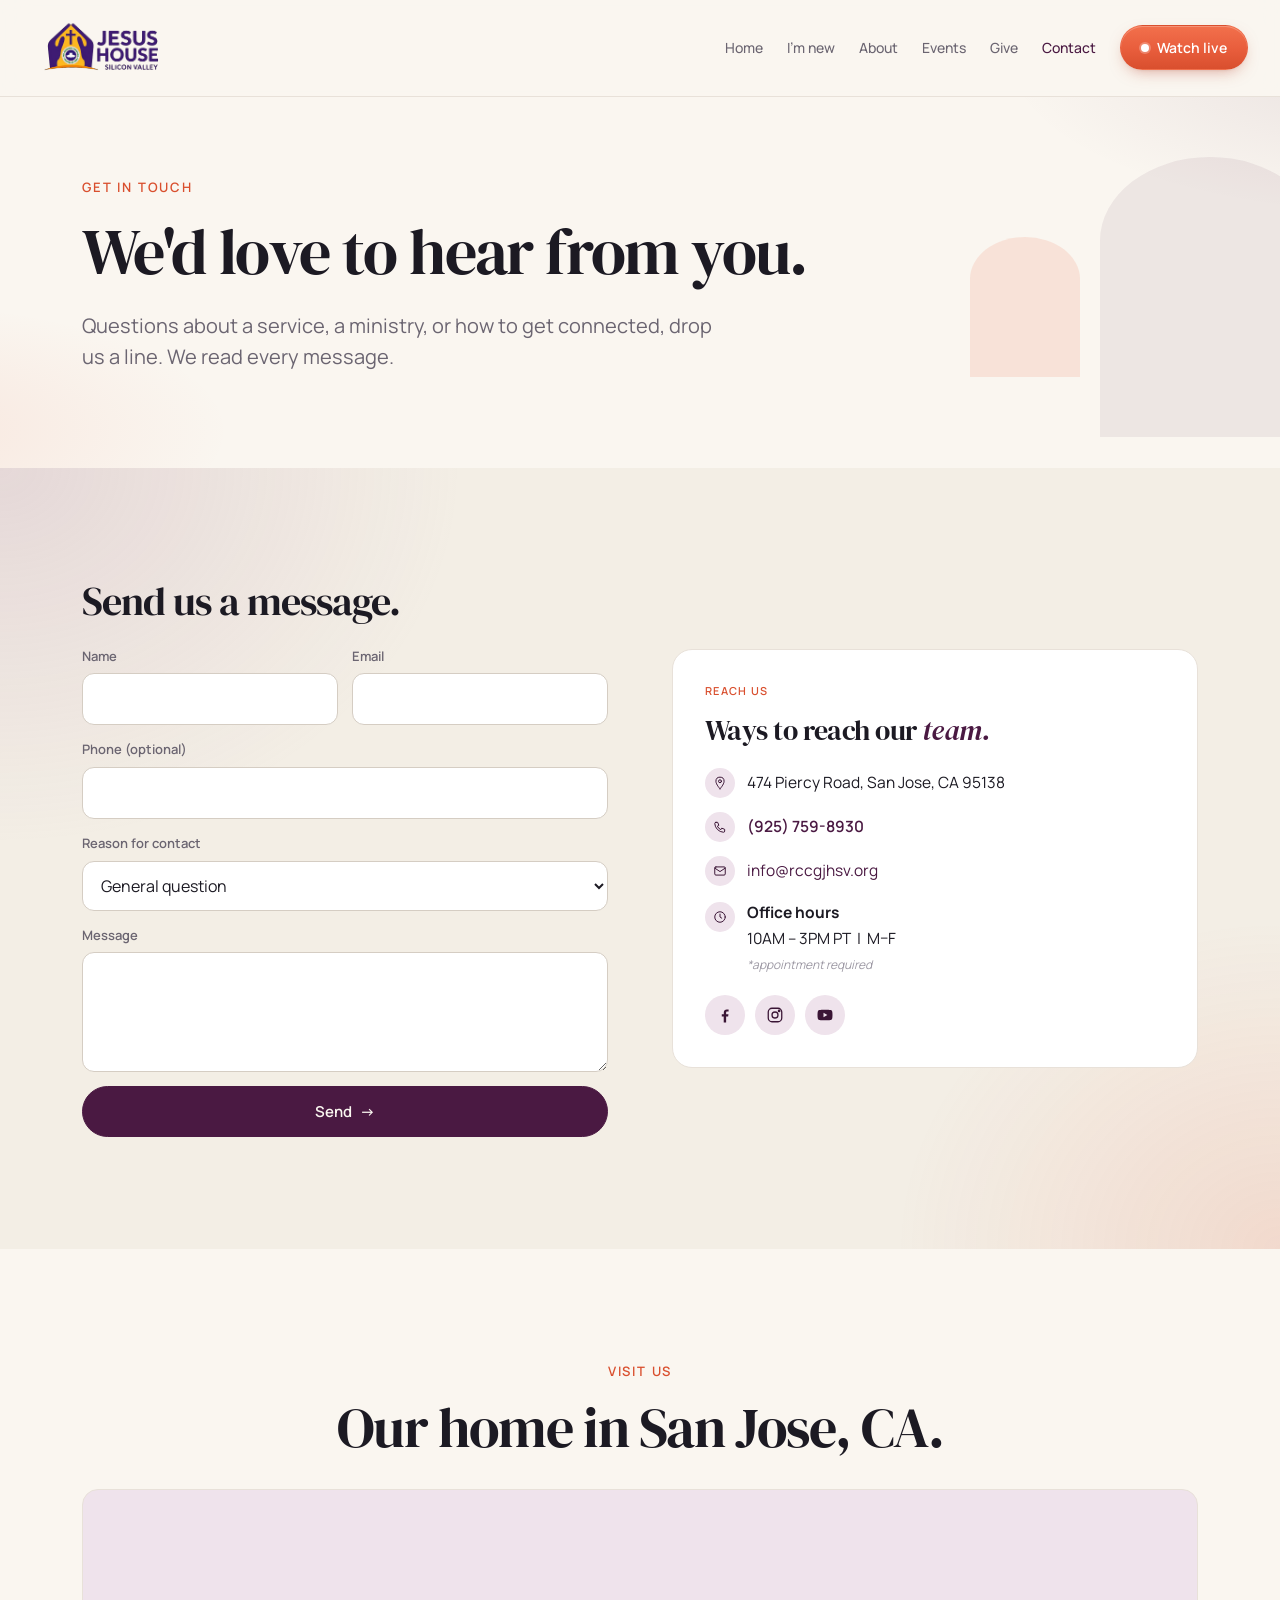
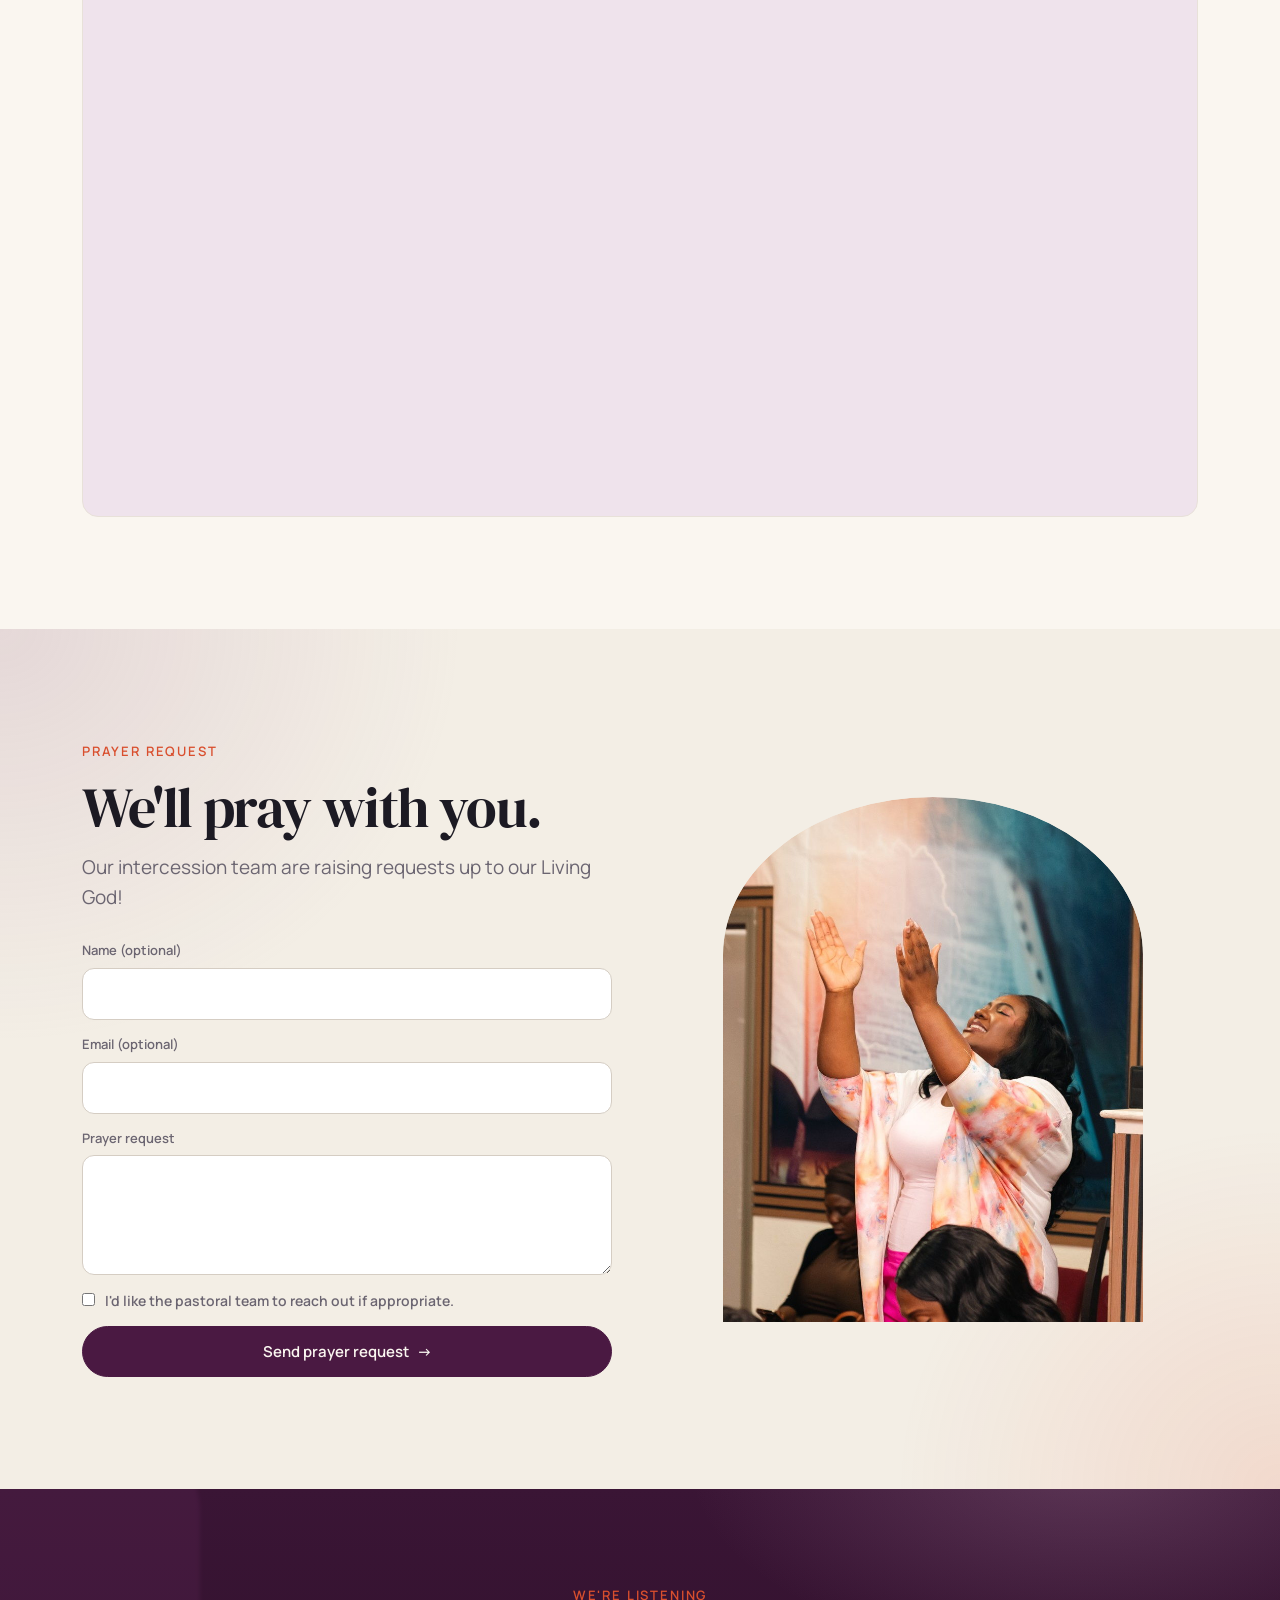
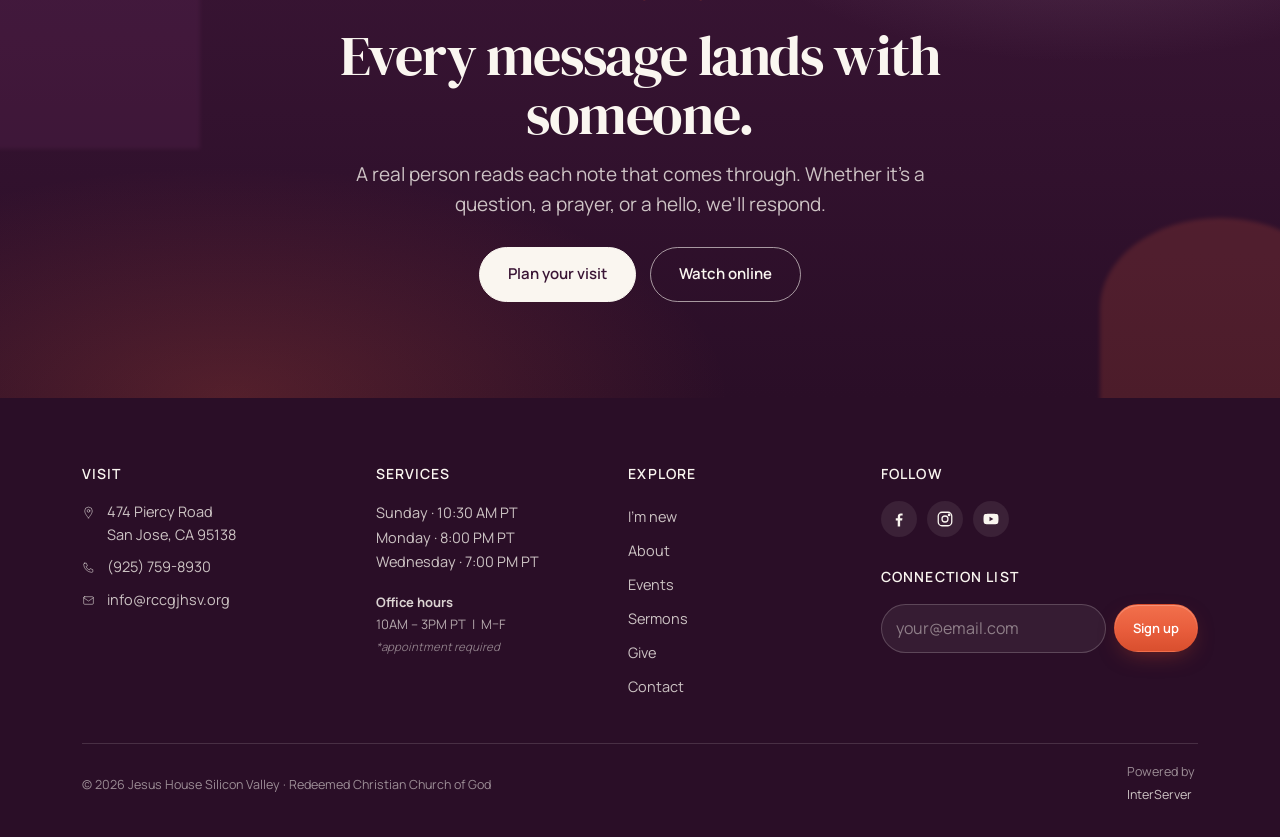
<file: site/contact.html>
<!DOCTYPE html>
<html lang="en">
<head>
<meta charset="UTF-8" />
<meta name="viewport" content="width=device-width, initial-scale=1" />
<title>Contact — RCCG Jesus House Silicon Valley</title>
<meta name="description" content="Contact Jesus House Silicon Valley. Phone, email, location, and prayer requests." />
<link rel="preconnect" href="https://fonts.googleapis.com" />
<link rel="preconnect" href="https://fonts.gstatic.com" crossorigin />
<link href="https://fonts.googleapis.com/css2?family=DM+Serif+Display:ital@0;1&family=Manrope:wght@300;400;500;600;700&display=swap" rel="stylesheet" />
<link rel="stylesheet" href="styles.css?v=63" />
<!-- Favicons / app icons (master in site/assets/logo/) -->
<link rel="icon" type="image/png" sizes="32x32" href="assets/logo/favicon-32.png" />
<link rel="icon" type="image/png" sizes="16x16" href="assets/logo/favicon-16.png" />
<link rel="apple-touch-icon" sizes="180x180" href="assets/logo/apple-touch-icon.png" />
<link rel="icon" type="image/x-icon" href="assets/logo/favicon.ico" />
</head>
<body data-page="contact">

<div data-include="partials/header.html"></div>

<section class="hero compact">
  <div class="hero-arch" aria-hidden="true"></div>
  <div class="hero-arch-2" aria-hidden="true"></div>
  <div class="wrap">
    <div class="eyebrow reveal">Get in touch</div>
    <h1 class="display reveal">We'd love to hear from you.</h1>
    <p class="lede reveal">Questions about a service, a ministry, or how to get connected, drop us a line. We read every message.</p>
  </div>
</section>

<!-- ============ FORM + CONTACT CARD ============ -->
<section class="alt">
  <div class="wrap">
    <div class="two-col">
      <div class="reveal">
        <h2 class="display" style="font-size: clamp(28px, 4vw, 40px); margin-bottom: 24px;">Send us a message.</h2>
        <form class="form" data-stub>
          <div class="grid c2" style="gap: 14px;">
            <div class="field"><label for="cn">Name</label><input id="cn" type="text" required /></div>
            <div class="field"><label for="ce">Email</label><input id="ce" type="email" required /></div>
          </div>
          <div class="field"><label for="cp">Phone (optional)</label><input id="cp" type="tel" /></div>
          <div class="field"><label for="cr">Reason for contact</label>
            <select id="cr"><option>General question</option><option>Prayer request</option><option>Pastoral care</option><option>Ministries / serving</option><option>Media / press</option></select>
          </div>
          <div class="field"><label for="cm">Message</label><textarea id="cm" required></textarea></div>
          <button class="btn btn-primary" type="submit" data-magnetic>Send <span class="arrow">→</span></button>
          <small data-stub-msg style="display:none; color: var(--coral-700); font-size: 13px;"></small>
        </form>
      </div>
      <div class="reveal">
        <div class="card" style="padding: 32px;">
          <div class="label">Reach us</div>
          <h3 style="font-family: var(--display); font-size: 28px; line-height: 1.15; font-weight: 400; letter-spacing: -0.02em; margin-bottom: 22px;">Ways to reach our <em style="color: var(--plum-600);">team.</em></h3>
          <ul class="contact-list">
            <li class="contact-row">
              <span class="contact-icon" aria-hidden="true">
                <svg viewBox="0 0 24 24" fill="none" stroke="currentColor" stroke-width="1.7" stroke-linecap="round" stroke-linejoin="round">
                  <path d="M12 22s7-7.5 7-13a7 7 0 1 0-14 0c0 5.5 7 13 7 13z"/>
                  <circle cx="12" cy="9" r="2.5"/>
                </svg>
              </span>
              <span>474 Piercy Road, San Jose, CA 95138</span>
            </li>
            <li class="contact-row">
              <span class="contact-icon" aria-hidden="true">
                <svg viewBox="0 0 24 24" fill="none" stroke="currentColor" stroke-width="1.7" stroke-linecap="round" stroke-linejoin="round">
                  <path d="M5 4h3l2 5-2.5 1.5a11 11 0 0 0 6 6L15 14l5 2v3a2 2 0 0 1-2 2A16 16 0 0 1 3 6a2 2 0 0 1 2-2z"/>
                </svg>
              </span>
              <a href="tel:+19257598930" style="font-weight: 600; color: var(--plum-600);">(925) 759-8930</a>
            </li>
            <li class="contact-row">
              <span class="contact-icon" aria-hidden="true">
                <svg viewBox="0 0 24 24" fill="none" stroke="currentColor" stroke-width="1.7" stroke-linecap="round" stroke-linejoin="round">
                  <rect x="3" y="5" width="18" height="14" rx="2"/>
                  <path d="M3 7l9 6 9-6"/>
                </svg>
              </span>
              <a href="mailto:info@rccgjhsv.org">info@rccgjhsv.org</a>
            </li>
            <li class="contact-row" style="align-items: flex-start;">
              <span class="contact-icon" aria-hidden="true" style="margin-top: 2px;">
                <svg viewBox="0 0 24 24" fill="none" stroke="currentColor" stroke-width="1.7" stroke-linecap="round" stroke-linejoin="round">
                  <circle cx="12" cy="12" r="9"/>
                  <path d="M12 7v5l3 2"/>
                </svg>
              </span>
              <span>
                <strong>Office hours</strong><br />
                10AM &ndash; 3PM PT &nbsp;|&nbsp; M&ndash;F
                <small style="display: block; margin-top: 4px; font-size: 12px; color: var(--text-muted); font-style: italic;">*appointment required</small>
              </span>
            </li>
          </ul>
          <div class="socials" style="margin-top: 20px; display: flex; gap: 10px;">
            <a href="https://www.facebook.com/rccgjhsv" target="_blank" rel="noopener" aria-label="Facebook" style="display: inline-flex; align-items: center; justify-content: center; width: 40px; height: 40px; border-radius: 999px; background: var(--plum-100); color: var(--plum-700);"><svg width="18" height="18" viewBox="0 0 24 24" fill="currentColor"><path d="M13.5 22v-8h2.7l.4-3.1h-3.1V8.9c0-.9.3-1.5 1.6-1.5h1.7V4.6c-.3 0-1.3-.1-2.4-.1-2.4 0-4 1.5-4 4.1V11H7.7v3.1h2.6V22h3.2z"/></svg></a>
            <a href="https://www.instagram.com/rccg_jhsv/" target="_blank" rel="noopener" aria-label="Instagram" style="display: inline-flex; align-items: center; justify-content: center; width: 40px; height: 40px; border-radius: 999px; background: var(--plum-100); color: var(--plum-700);"><svg width="18" height="18" viewBox="0 0 24 24" fill="none" stroke="currentColor" stroke-width="1.7"><rect x="3" y="3" width="18" height="18" rx="5"/><circle cx="12" cy="12" r="4"/><circle cx="17.5" cy="6.5" r="1" fill="currentColor"/></svg></a>
            <a href="https://www.youtube.com/@rccgjhsv/featured" target="_blank" rel="noopener" aria-label="YouTube" style="display: inline-flex; align-items: center; justify-content: center; width: 40px; height: 40px; border-radius: 999px; background: var(--plum-100); color: var(--plum-700);"><svg width="18" height="18" viewBox="0 0 24 24" fill="currentColor"><path d="M21.6 7.2a2.5 2.5 0 0 0-1.8-1.8C18.2 5 12 5 12 5s-6.2 0-7.8.4A2.5 2.5 0 0 0 2.4 7.2C2 8.8 2 12 2 12s0 3.2.4 4.8a2.5 2.5 0 0 0 1.8 1.8C5.8 19 12 19 12 19s6.2 0 7.8-.4a2.5 2.5 0 0 0 1.8-1.8c.4-1.6.4-4.8.4-4.8s0-3.2-.4-4.8zM10 15V9l5.2 3L10 15z"/></svg></a>
          </div>
        </div>
      </div>
    </div>
  </div>
</section>

<!-- ============ MAP ============ -->
<section>
  <div class="wrap">
    <div class="section-head reveal" style="text-align: center; margin: 0 auto 32px;">
      <div class="eyebrow">Visit us</div>
      <h2 class="display">Our home in San Jose, CA.</h2>
    </div>
    <div class="reveal" style="border-radius: 16px; overflow: hidden; border: 1px solid var(--border-soft); aspect-ratio: 16 / 9; background: var(--plum-100);">
      <iframe
        src="https://www.google.com/maps?q=RCCG+Jesus+House+Silicon+Valley,+San+Jose&output=embed"
        width="100%" height="100%" style="border:0; display:block;"
        loading="lazy" referrerpolicy="no-referrer-when-downgrade"
        title="Map to Jesus House Silicon Valley"></iframe>
    </div>
  </div>
</section>

<!-- ============ PRAYER REQUEST ============ -->
<section class="alt">
  <div class="wrap">
    <div class="with-side reveal">
      <div>
        <div class="section-head" style="margin-bottom: 28px;">
          <div class="eyebrow">Prayer request</div>
          <h2 class="display">We'll pray with you.</h2>
          <p class="lede" style="margin-top: 16px;">Our intercession team are raising requests up to our Living God!</p>
        </div>
        <form class="form" data-stub>
          <div class="field"><label for="pn">Name (optional)</label><input id="pn" type="text" /></div>
          <div class="field"><label for="pe">Email (optional)</label><input id="pe" type="email" /></div>
          <div class="field"><label for="pr">Prayer request</label><textarea id="pr" required></textarea></div>
          <label style="display: flex; gap: 10px; align-items: flex-start; font-size: 14px; color: var(--text-secondary);">
            <input type="checkbox" required style="margin-top: 4px; width: auto;" />
            <span>I'd like the pastoral team to reach out if appropriate.</span>
          </label>
          <button class="btn btn-primary" type="submit" data-magnetic>Send prayer request <span class="arrow">&rarr;</span></button>
          <small data-stub-msg style="display:none; color: var(--coral-700); font-size: 13px;"></small>
        </form>
      </div>
      <div class="with-side-image">
        <div class="photo-arch bare has-image">
          <img src="assets/photos/side-prayer-request.jpg" alt="A moment of prayer at Jesus House Silicon Valley" loading="lazy" />
        </div>
      </div>
    </div>
  </div>
</section>

<!-- ============ PRE-FOOTER CTA ============ -->
<section class="cta-band">
  <div class="wrap" style="text-align: center; max-width: 720px;">
    <div class="reveal">
      <div class="eyebrow">We're listening</div>
      <h2 class="display">Every message lands with someone.</h2>
      <p class="lede" style="margin: 0 auto 28px;">A real person reads each note that comes through. Whether it's a question, a prayer, or a hello, we'll respond.</p>
      <div class="btn-row" style="justify-content: center;">
        <a class="btn btn-on-dark" href="new.html" data-magnetic>Plan your visit</a>
        <a class="btn btn-ghost-on-dark" href="live.html">Watch online</a>
      </div>
    </div>
  </div>
</section>

<div data-include="partials/footer.html"></div>

<script src="scripts.js?v=21"></script>
</body>
</html>
</file>
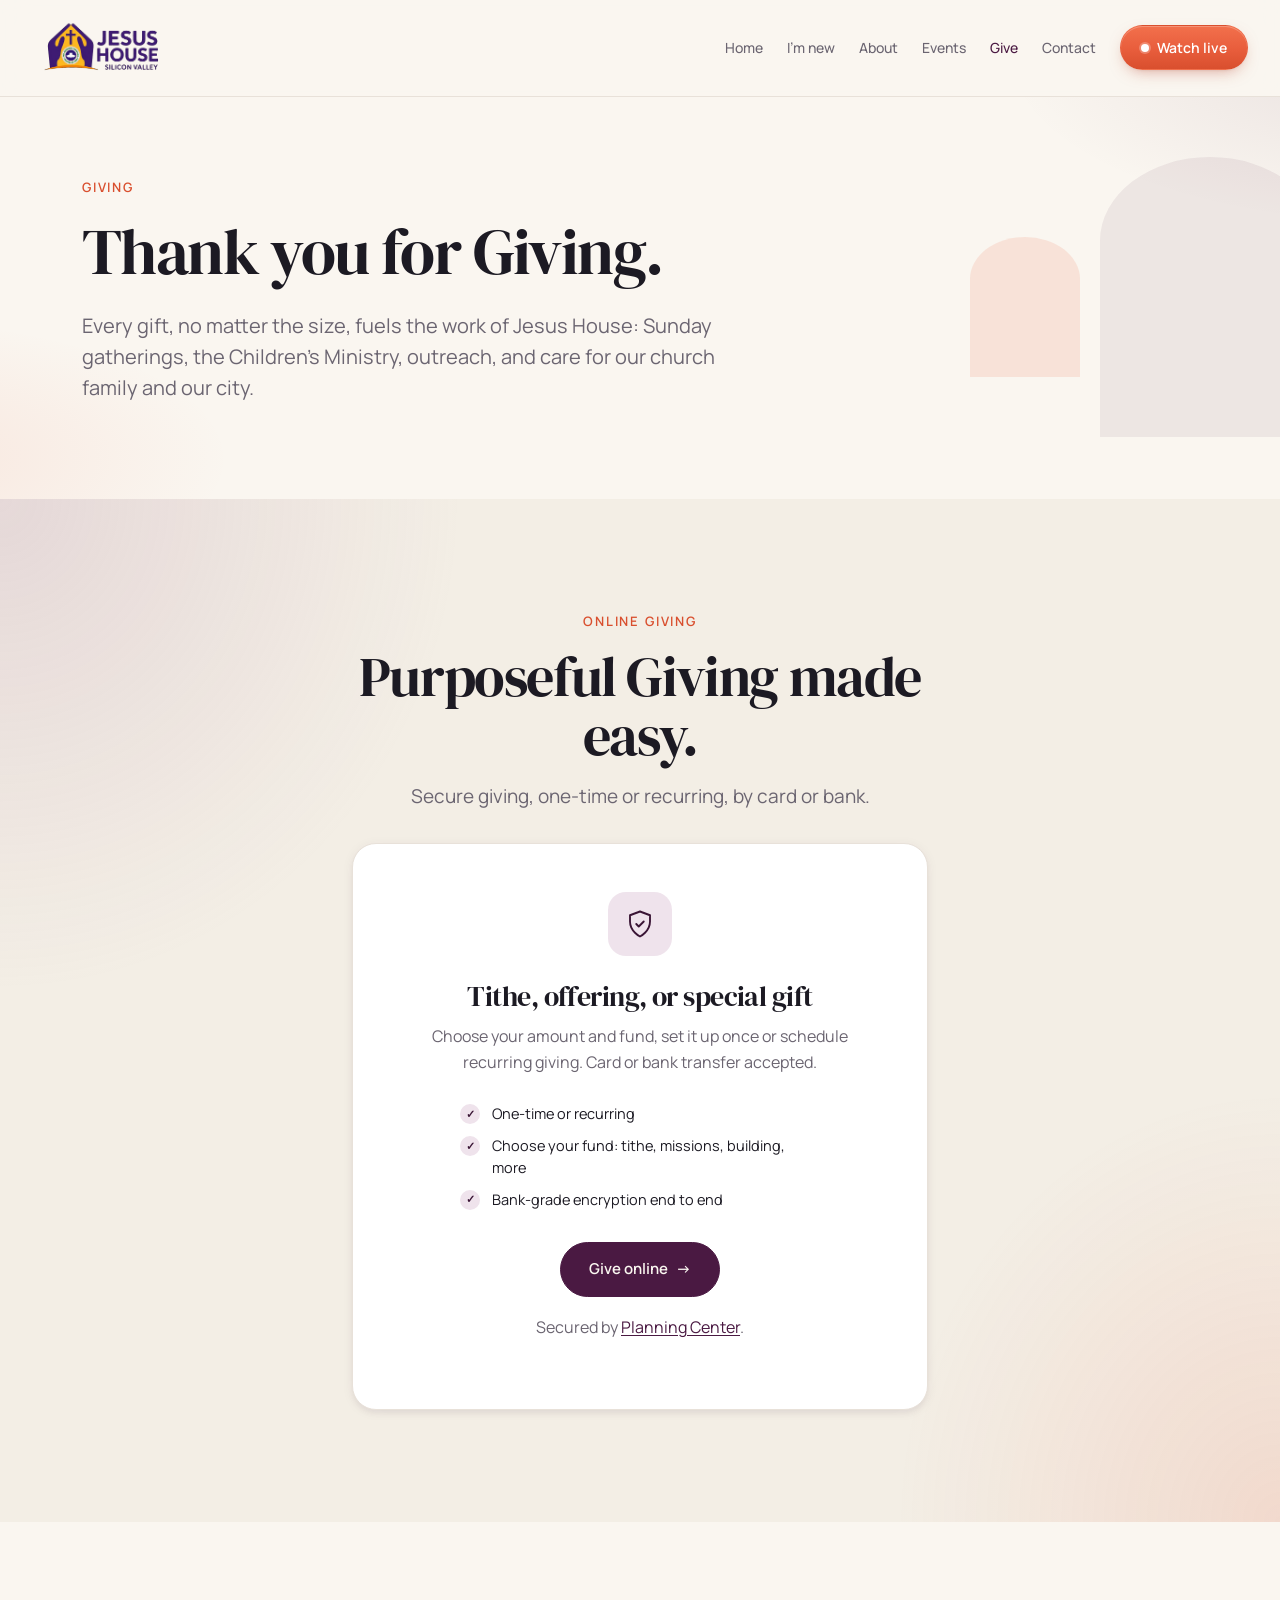
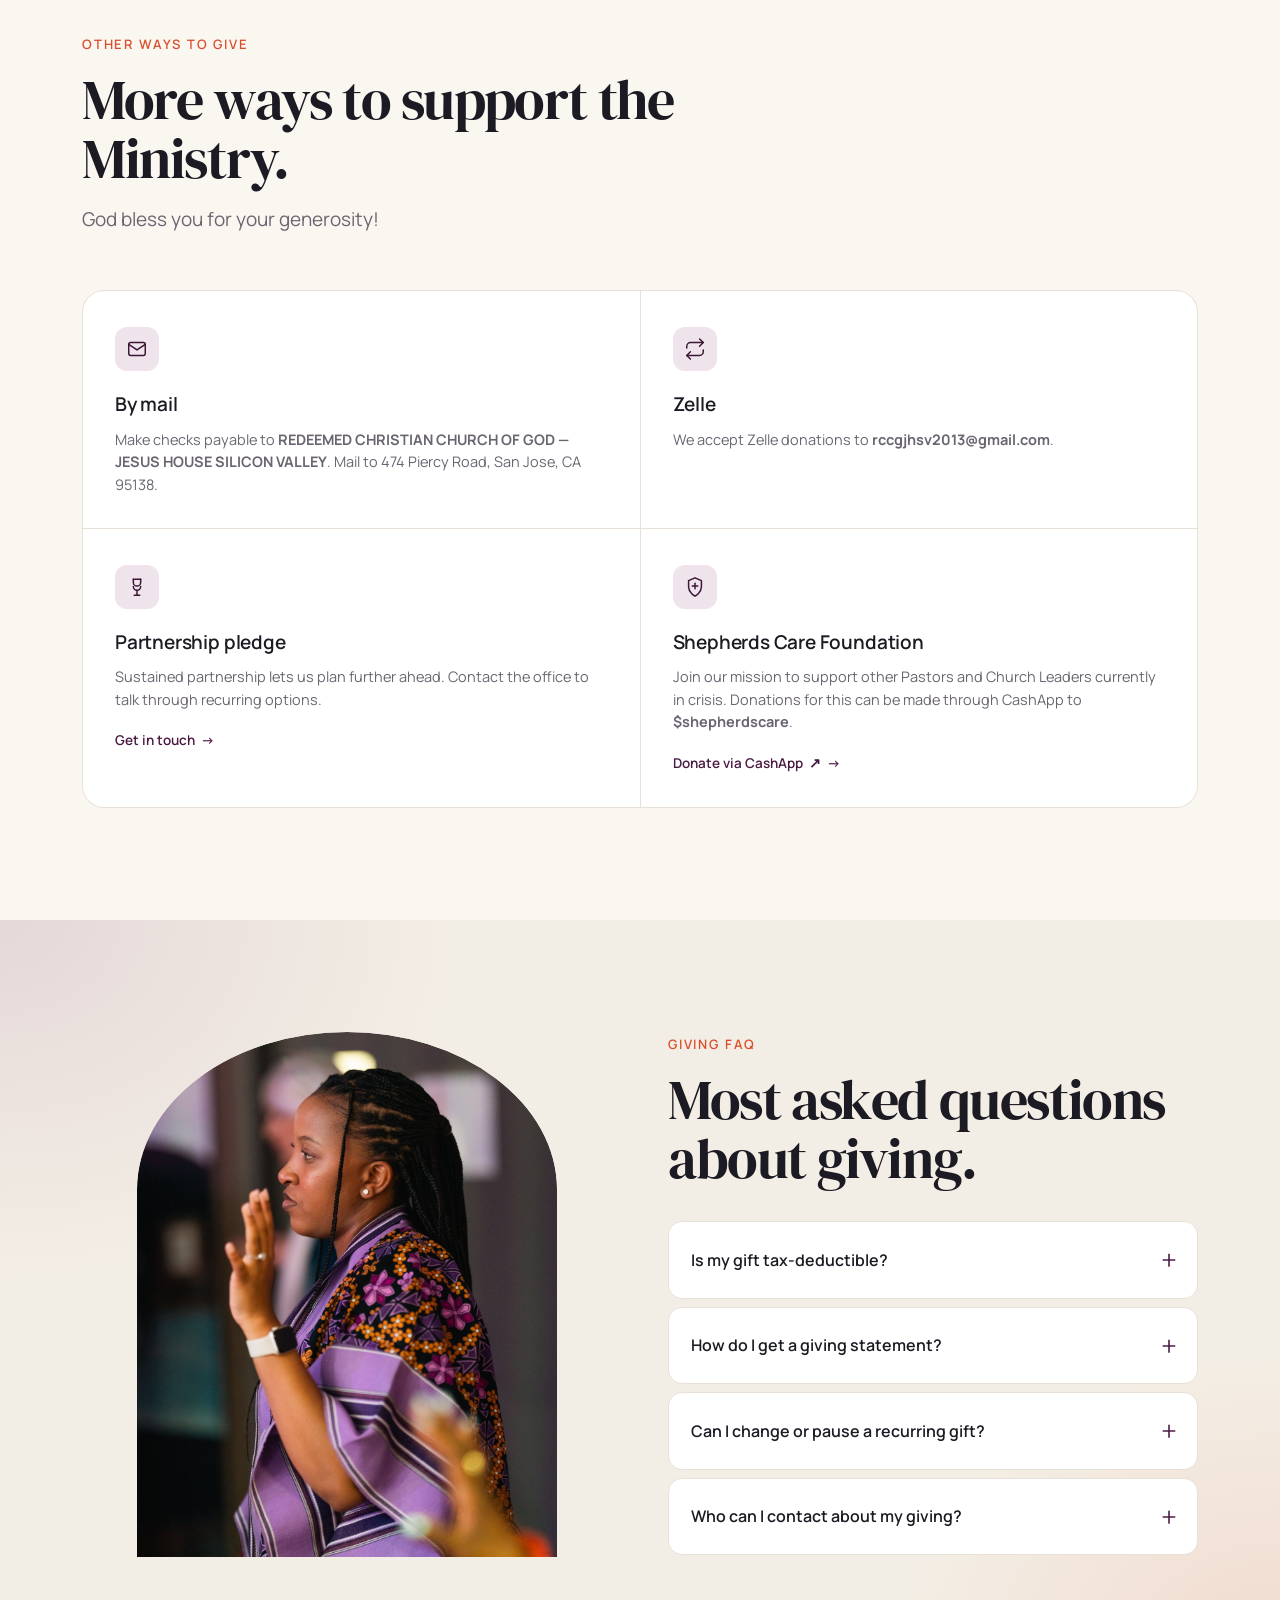
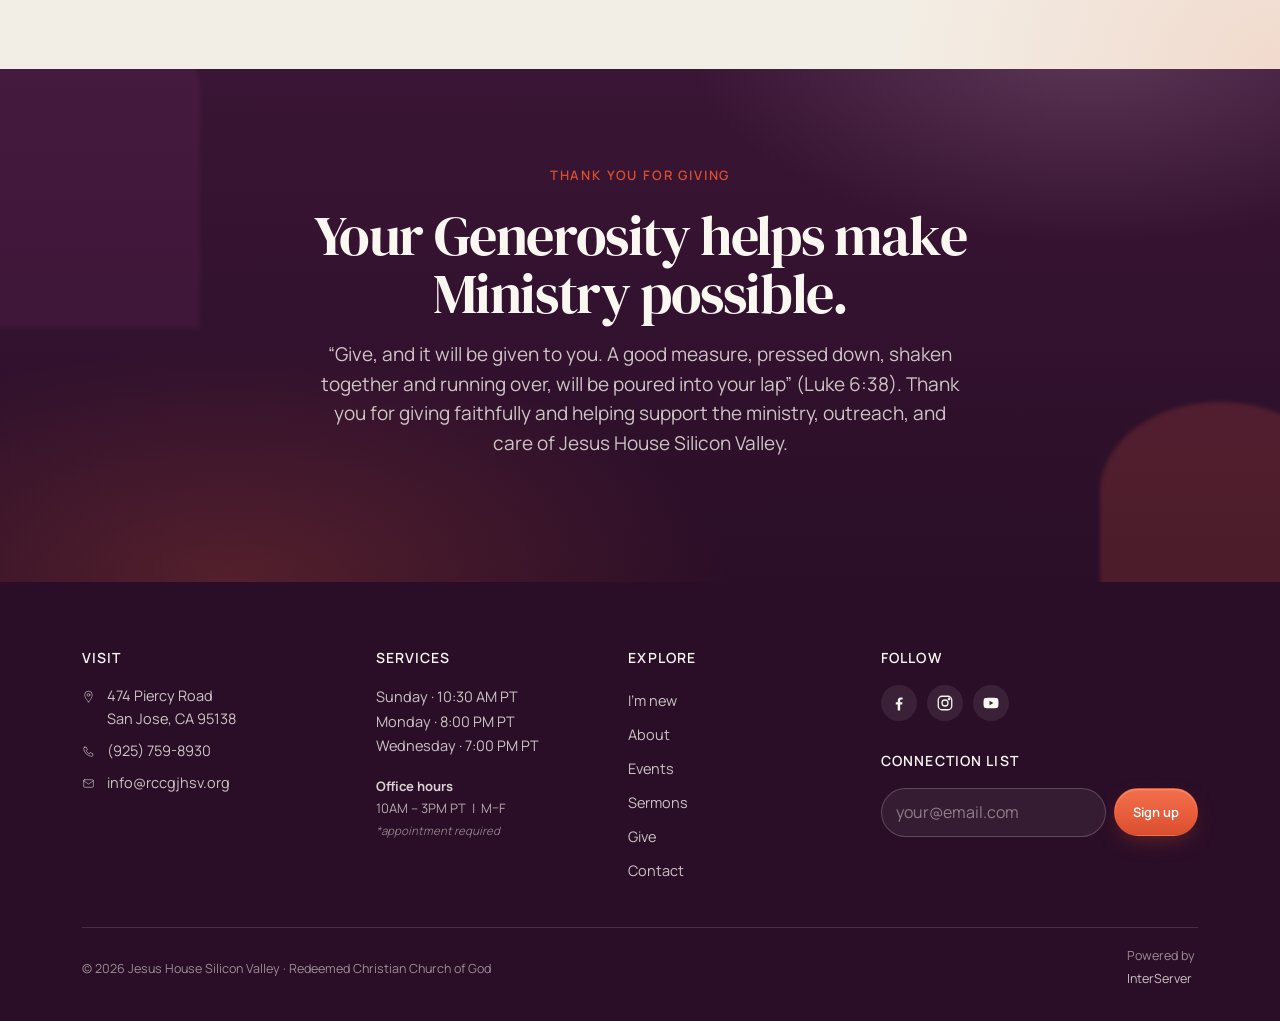
<file: site/give.html>
<!DOCTYPE html>
<html lang="en">
<head>
<meta charset="UTF-8" />
<meta name="viewport" content="width=device-width, initial-scale=1" />
<title>Give &mdash; RCCG Jesus House Silicon Valley</title>
<meta name="description" content="Give generously. Online via Planning Center, by mail, Zelle, or partnership pledge. Your giving supports the work of Jesus House Silicon Valley." />
<link rel="preconnect" href="https://fonts.googleapis.com" />
<link rel="preconnect" href="https://fonts.gstatic.com" crossorigin />
<link href="https://fonts.googleapis.com/css2?family=DM+Serif+Display:ital@0;1&family=Manrope:wght@300;400;500;600;700&display=swap" rel="stylesheet" />
<link rel="stylesheet" href="styles.css?v=63" />

<!--
  Church Center modal embed. Loading this script makes any link with
  data-open-in-church-center-modal="true" open the giving form in an
  on-page modal instead of a new tab. https only; falls back to
  opening churchcenter.com in a new tab on insecure origins / mobile.
-->
<script src="https://js.churchcenter.com/modal/v1"></script>
<!-- Favicons / app icons (master in site/assets/logo/) -->
<link rel="icon" type="image/png" sizes="32x32" href="assets/logo/favicon-32.png" />
<link rel="icon" type="image/png" sizes="16x16" href="assets/logo/favicon-16.png" />
<link rel="apple-touch-icon" sizes="180x180" href="assets/logo/apple-touch-icon.png" />
<link rel="icon" type="image/x-icon" href="assets/logo/favicon.ico" />
</head>
<body data-page="give">

<div data-include="partials/header.html"></div>

<section class="hero compact">
  <div class="hero-arch" aria-hidden="true"></div>
  <div class="hero-arch-2" aria-hidden="true"></div>
  <div class="wrap">
    <div class="eyebrow reveal">Giving</div>
    <h1 class="display reveal">Thank you for Giving.</h1>
    <p class="lede reveal">Every gift, no matter the size, fuels the work of Jesus House: Sunday gatherings, the Children&rsquo;s Ministry, outreach, and care for our church family and our city.</p>
  </div>
</section>

<!-- ============ ONLINE GIVING ============ -->
<section class="alt">
  <div class="wrap" style="max-width: 640px;">
    <div class="section-head reveal" style="text-align: center; margin: 0 auto 32px;">
      <div class="eyebrow">Online Giving</div>
      <h2 class="display">Purposeful Giving made easy.</h2>
      <p class="lede" style="margin: 16px auto 0;">Secure giving, one-time or recurring, by card or bank.</p>
    </div>
    <div class="give-card reveal">
      <div class="give-card-icon" aria-hidden="true">
        <svg viewBox="0 0 24 24" fill="none" stroke="currentColor" stroke-width="1.5" stroke-linecap="round" stroke-linejoin="round">
          <path d="M12 22s8-4 8-12V5l-8-3-8 3v5c0 8 8 12 8 12z"/>
          <path d="M9 12l2 2 4-4"/>
        </svg>
      </div>
      <h3>Tithe, offering, or special gift</h3>
      <p>Choose your amount and fund, set it up once or schedule recurring giving. Card or bank transfer accepted.</p>
      <ul class="give-features" aria-label="Why give online">
        <li><span class="check" aria-hidden="true">&#x2713;</span> One-time or recurring</li>
        <li><span class="check" aria-hidden="true">&#x2713;</span> Choose your fund: tithe, missions, building, more</li>
        <li><span class="check" aria-hidden="true">&#x2713;</span> Bank-grade encryption end to end</li>
      </ul>
      <a class="btn btn-primary give-card-cta"
         href="https://rccgjhsv.churchcenter.com/giving"
         data-open-in-church-center-modal="true"
         data-magnetic>
        Give online <span class="arrow">&rarr;</span>
      </a>
      <p class="give-card-fineprint">
        Secured by
        <a href="https://www.planningcenter.com/giving" target="_blank" rel="noopener">Planning Center</a>.
      </p>
    </div>
  </div>
</section>

<!-- ============ OTHER WAYS ============ -->
<section>
  <div class="wrap">
    <div class="section-head reveal">
      <div class="eyebrow">Other ways to give</div>
      <h2 class="display">More ways to support the Ministry.</h2>
      <p class="lede">God bless you for your generosity!</p>
    </div>
    <div class="spot-grid reveal" style="grid-template-columns: repeat(auto-fit, minmax(380px, 1fr));">
      <div class="spot-card">
        <div class="card-icon" aria-hidden="true">
          <svg viewBox="0 0 24 24" fill="none" stroke="currentColor" stroke-width="1.6" stroke-linecap="round" stroke-linejoin="round">
            <rect x="3" y="5" width="18" height="14" rx="2"/>
            <path d="M3 7l9 6 9-6"/>
          </svg>
        </div>
        <h3>By mail</h3>
        <p>Make checks payable to <strong>REDEEMED CHRISTIAN CHURCH OF GOD &mdash; JESUS HOUSE SILICON VALLEY</strong>. Mail to 474 Piercy Road, San Jose, CA 95138.</p>
      </div>
      <div class="spot-card">
        <div class="card-icon" aria-hidden="true">
          <svg viewBox="0 0 24 24" fill="none" stroke="currentColor" stroke-width="1.6" stroke-linecap="round" stroke-linejoin="round">
            <path d="M17 1l4 4-4 4"/>
            <path d="M3 11V9a4 4 0 0 1 4-4h14"/>
            <path d="M7 23l-4-4 4-4"/>
            <path d="M21 13v2a4 4 0 0 1-4 4H3"/>
          </svg>
        </div>
        <h3>Zelle</h3>
        <p>We accept Zelle donations to <strong>rccgjhsv2013@gmail.com</strong>.</p>
      </div>
      <div class="spot-card">
        <div class="card-icon" aria-hidden="true">
          <svg viewBox="0 0 24 24" fill="none" stroke="currentColor" stroke-width="1.6" stroke-linecap="round" stroke-linejoin="round">
            <path d="M16 11.5a4 4 0 0 1-4 4 4 4 0 0 1-4-4"/>
            <path d="M12 16v5"/>
            <path d="M9 21h6"/>
            <path d="M8 3.5h8"/>
            <path d="M8 3.5v3.5a4 4 0 0 0 8 0V3.5"/>
          </svg>
        </div>
        <h3>Partnership pledge</h3>
        <p>Sustained partnership lets us plan further ahead. Contact the office to talk through recurring options.</p>
        <a class="card-cta" href="contact.html">Get in touch</a>
      </div>
      <div class="spot-card">
        <div class="card-icon" aria-hidden="true">
          <svg viewBox="0 0 24 24" fill="none" stroke="currentColor" stroke-width="1.6" stroke-linecap="round" stroke-linejoin="round">
            <path d="M12 22s7-4 7-10V5l-7-3-7 3v7c0 6 7 10 7 10z"/>
            <path d="M12 8v6"/>
            <path d="M9 11h6"/>
          </svg>
        </div>
        <h3>Shepherds Care Foundation</h3>
        <p>Join our mission to support other Pastors and Church Leaders currently in crisis. Donations for this can be made through CashApp to <strong>$shepherdscare</strong>.</p>
        <a class="card-cta" href="https://cash.app/$shepherdscare" target="_blank" rel="noopener">Donate via CashApp <span class="arrow">&#x2197;</span></a>
      </div>
    </div>
  </div>
</section>

<!-- ============ FAQ ============ -->
<section class="alt">
  <div class="wrap">
    <div class="with-side reveal">
      <div class="with-side-image">
        <div class="photo-arch bare has-image">
          <img src="assets/photos/side-giving-faq.jpg" alt="A moment of faithful giving" loading="lazy" />
        </div>
      </div>
      <div>
        <div class="section-head" style="margin-bottom: 32px;">
          <div class="eyebrow">Giving FAQ</div>
          <h2 class="display">Most asked questions about giving.</h2>
        </div>
        <div class="faq">
          <details><summary>Is my gift tax-deductible?</summary><p>Yes. RCCG Jesus House Silicon Valley is a 501(c)(3) non-profit. We provide annual giving statements for your records.</p></details>
          <details><summary>How do I get a giving statement?</summary><p>Statements are automatically issued and available through our partner app &mdash; Planning Center in January. Email <a href="mailto:finance@rccgjhsv.org">finance@rccgjhsv.org</a> for other giving methods statements if not received by the end of January.</p></details>
          <details><summary>Can I change or pause a recurring gift?</summary><p>Yes. Sign in at <a href="https://rccgjhsv.churchcenter.com/me" target="_blank" rel="noopener">rccgjhsv.churchcenter.com</a> and open <strong>Giving</strong> from your profile. From there you can edit the amount, change the fund, switch the payment method, or pause and cancel any recurring gift. If you&rsquo;d rather we handle it, email <a href="mailto:finance@rccgjhsv.org">finance@rccgjhsv.org</a> and we&rsquo;ll take care of it.</p></details>
          <details><summary>Who can I contact about my giving?</summary><p>Reach the office at <a href="tel:+19257598930">(925) 759-8930</a> or <a href="mailto:finance@rccgjhsv.org">finance@rccgjhsv.org</a>.</p></details>
        </div>
      </div>
    </div>
  </div>
</section>

<section class="cta-band">
  <div class="wrap" style="text-align: center; max-width: 720px;">
    <div class="reveal">
      <div class="eyebrow">Thank you for Giving</div>
      <h2 class="display">Your Generosity helps make Ministry possible.</h2>
      <p class="lede" style="margin: 0 auto 28px;">&ldquo;Give, and it will be given to you. A good measure, pressed down, shaken together and running over, will be poured into your lap&rdquo; (Luke 6:38). Thank you for giving faithfully and helping support the ministry, outreach, and care of Jesus House Silicon Valley.</p>
    </div>
  </div>
</section>

<div data-include="partials/footer.html"></div>

<script src="scripts.js?v=21"></script>
</body>
</html>
</file>
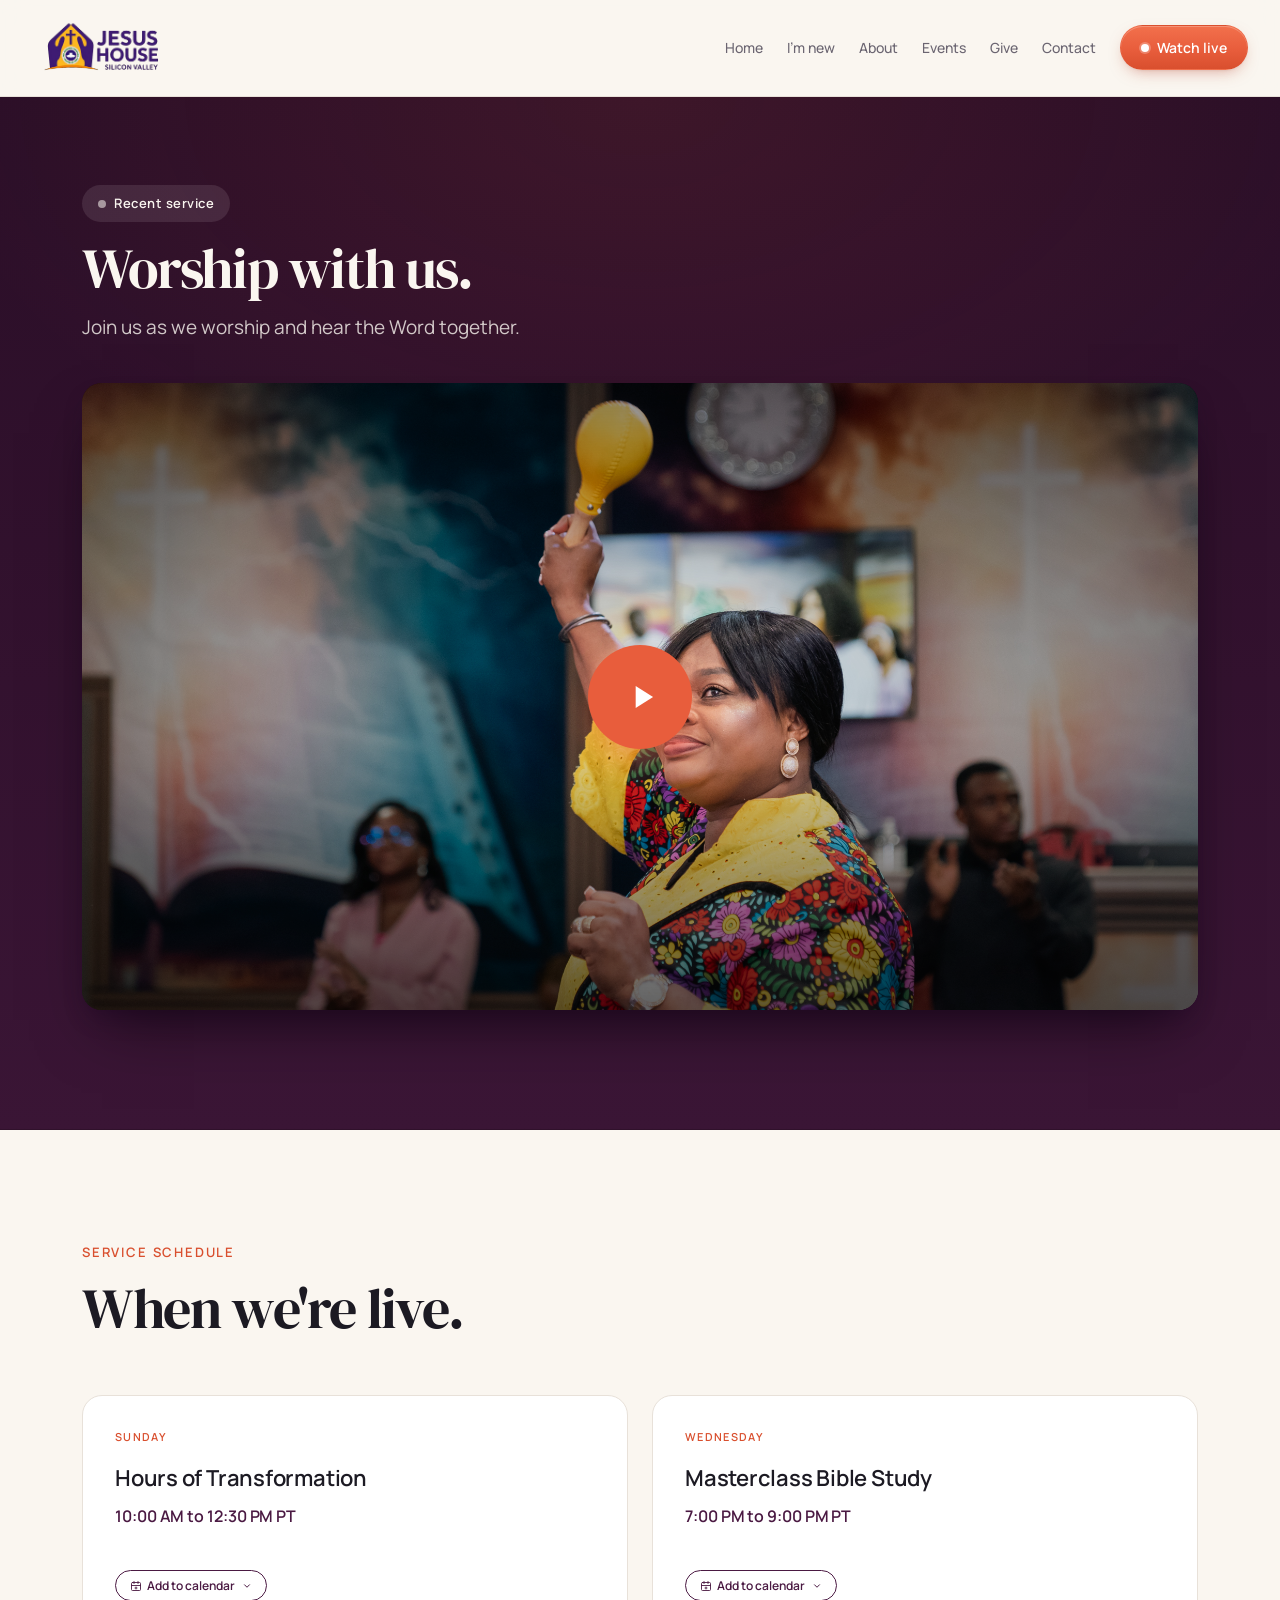
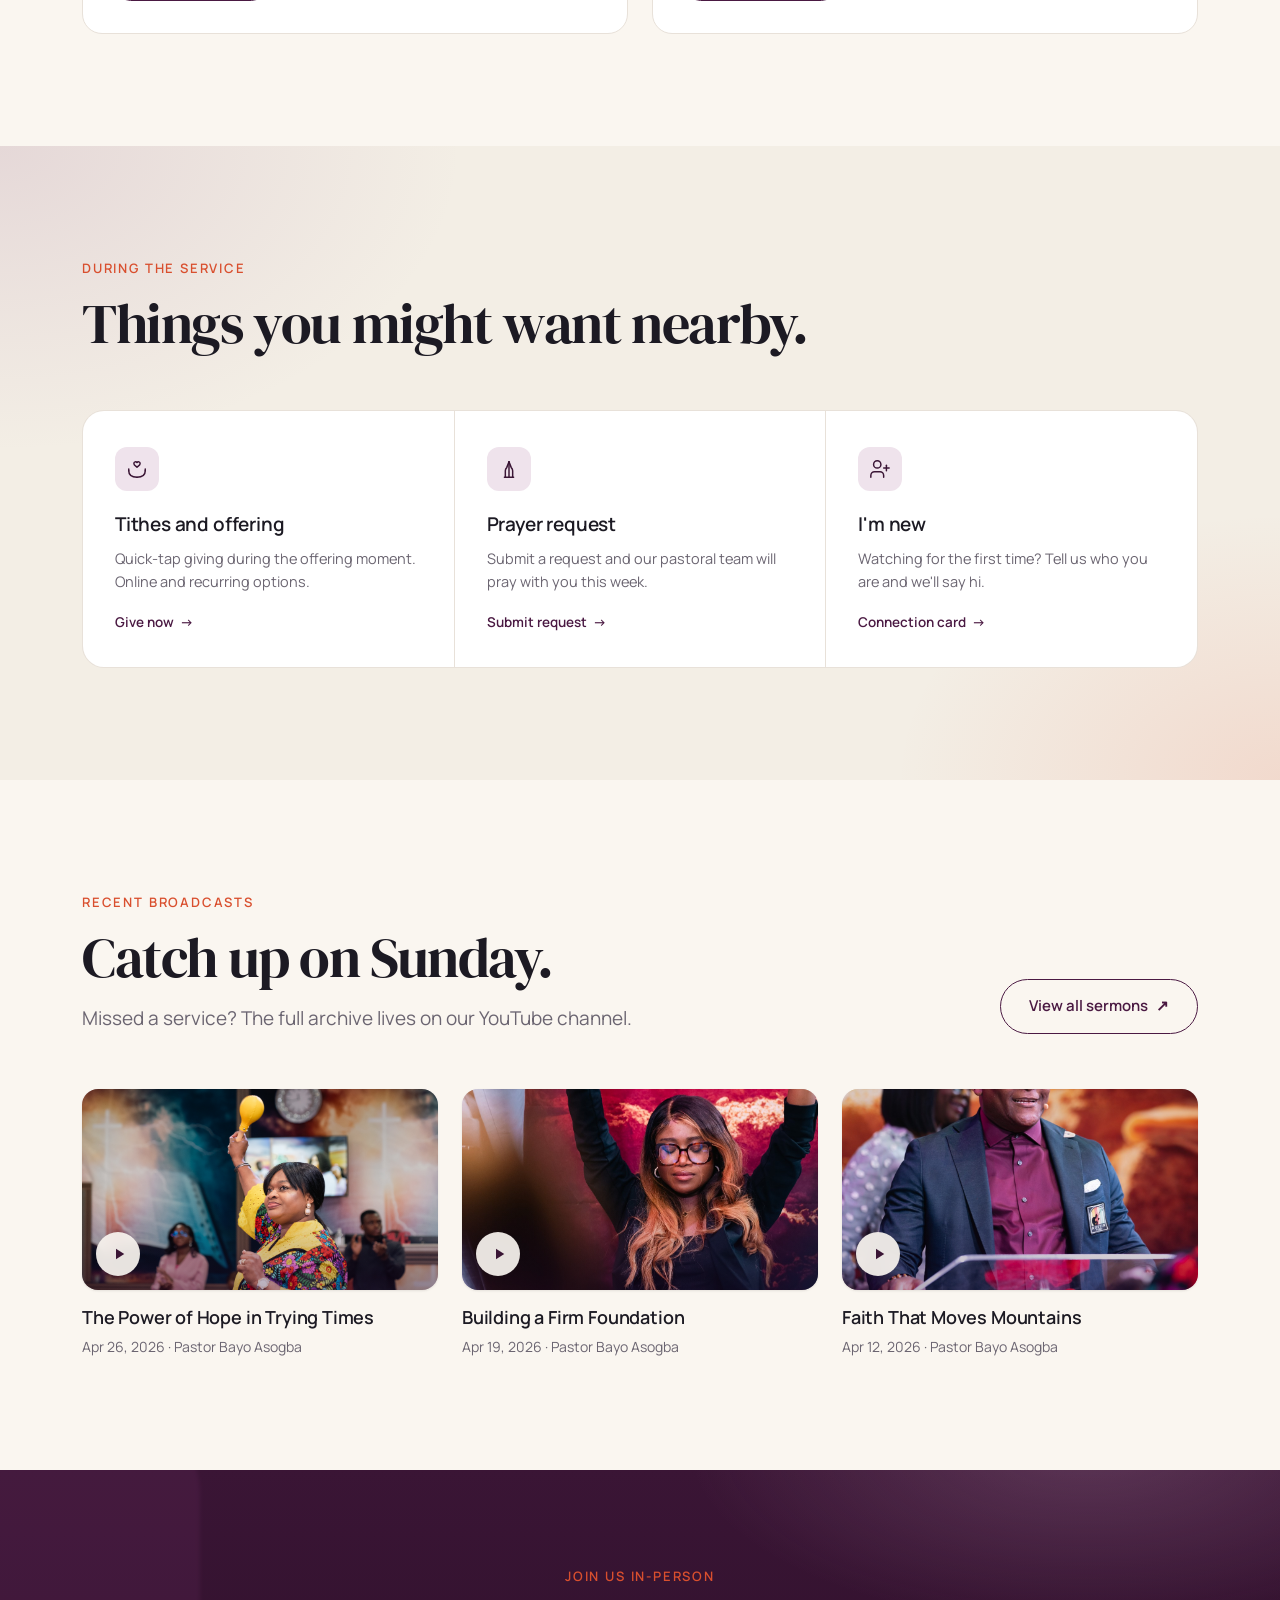
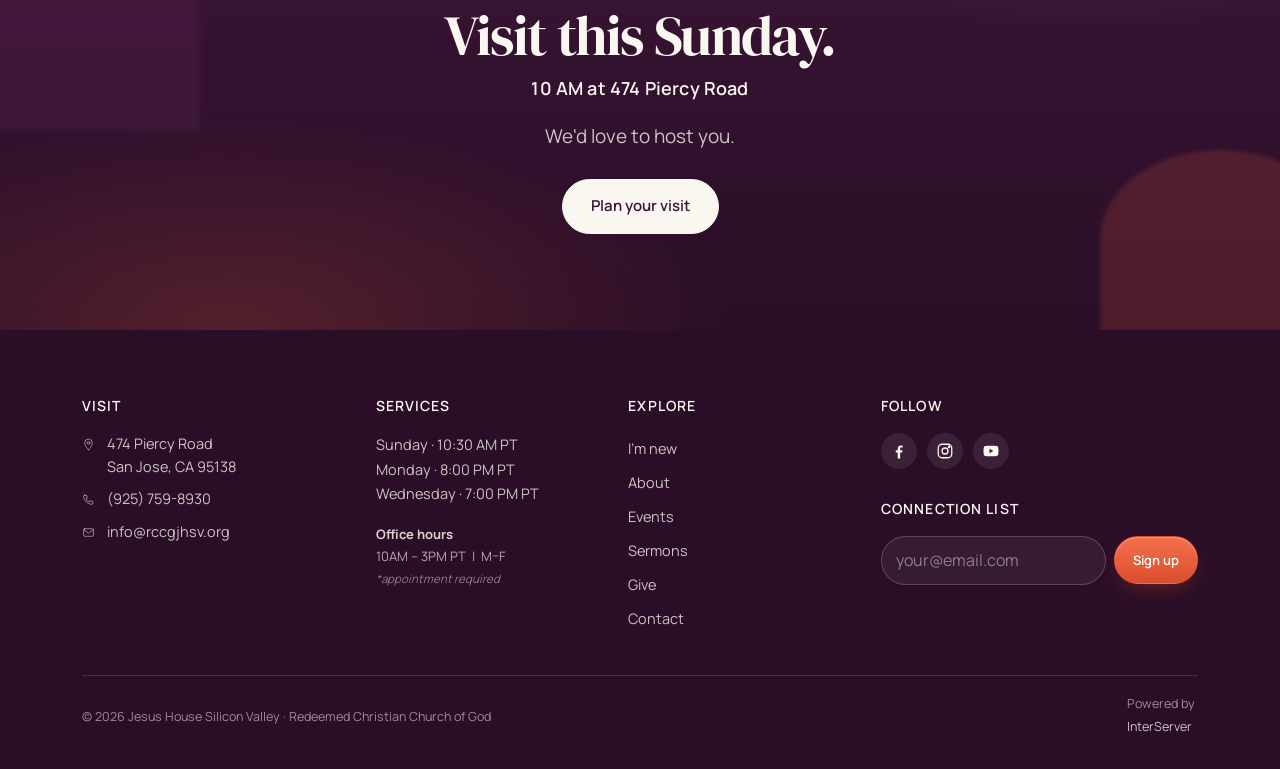
<file: site/live.html>
<!DOCTYPE html>
<html lang="en">
<head>
<meta charset="UTF-8" />
<meta name="viewport" content="width=device-width, initial-scale=1" />
<title>Watch Live — RCCG Jesus House Silicon Valley</title>
<meta name="description" content="Watch the latest service from Jesus House SV. Live or on demand on YouTube and Facebook." />
<link rel="preconnect" href="https://fonts.googleapis.com" />
<link rel="preconnect" href="https://fonts.gstatic.com" crossorigin />
<link href="https://fonts.googleapis.com/css2?family=DM+Serif+Display:ital@0;1&family=Manrope:wght@300;400;500;600;700&display=swap" rel="stylesheet" />
<link rel="stylesheet" href="styles.css?v=63" />
<!-- Favicons / app icons (master in site/assets/logo/) -->
<link rel="icon" type="image/png" sizes="32x32" href="assets/logo/favicon-32.png" />
<link rel="icon" type="image/png" sizes="16x16" href="assets/logo/favicon-16.png" />
<link rel="apple-touch-icon" sizes="180x180" href="assets/logo/apple-touch-icon.png" />
<link rel="icon" type="image/x-icon" href="assets/logo/favicon.ico" />
</head>
<body data-page="live">

<div data-include="partials/header.html"></div>

<!-- ============ LIVE STAGE (purple theater) ============ -->
<section class="live-stage" data-live="false">
  <div class="wrap live-stage-inner">
    <div class="live-stage-head reveal">
      <span class="live-status" data-live-pill>
        <span class="dot"></span>
        <span data-live-label>Recent service</span>
      </span>
      <h1 class="display">Worship with us.</h1>
      <p class="lede">Join us as we worship and hear the Word together.</p>
    </div>

    <!-- When data-yt-channel is a real UC... channel ID, scripts.js
         swaps the inner <a> for a YouTube /embed/live_stream iframe so
         the player auto-shows the current live stream (or YouTube's
         fallback when offline). Until then, the static thumbnail and
         /streams link below render as the visible state. -->
    <div class="live-player reveal" data-yt-channel="UCvZLhedaDrY625uYKRDcrig">
      <a
        class="live-player-link"
        href="https://www.youtube.com/@rccgjhsv/streams"
        target="_blank"
        rel="noopener"
        aria-label="Open the latest broadcast on YouTube"
      >
        <img class="live-player-thumb" src="assets/photos/service_sunday.jpg" alt="Latest Sunday service" loading="lazy" />
        <span class="live-player-shade" aria-hidden="true"></span>
        <span class="live-play" aria-hidden="true">
          <svg viewBox="0 0 24 24" fill="currentColor"><path d="M8 5v14l11-7z"/></svg>
        </span>
      </a>
    </div>
  </div>
</section>

<!-- ============ SERVICE SCHEDULE (.card pattern) ============ -->
<section>
  <div class="wrap">
    <div class="section-head reveal">
      <div class="eyebrow">Service schedule</div>
      <h2 class="display">When we're live.</h2>
    </div>
    <div class="grid c2 reveal">
      <article class="card schedule-card">
        <div>
          <div class="label">Sunday</div>
          <h3>Hours of Transformation</h3>
          <p>10:00 AM to 12:30 PM PT</p>
        </div>
        <div class="cal-add">
          <button class="btn btn-outline btn-sm" type="button" data-cal-toggle aria-expanded="false" aria-haspopup="true">
            <svg width="12" height="12" viewBox="0 0 24 24" fill="none" stroke="currentColor" stroke-width="1.8" stroke-linecap="round" stroke-linejoin="round" aria-hidden="true">
              <rect x="3" y="5" width="18" height="16" rx="2"/>
              <path d="M16 3v4"/><path d="M8 3v4"/><path d="M3 11h18"/>
              <path d="M12 14v4"/><path d="M10 16h4"/>
            </svg>
            Add to calendar
            <svg class="cal-chev" width="10" height="10" viewBox="0 0 24 24" fill="none" stroke="currentColor" stroke-width="2.4" stroke-linecap="round" stroke-linejoin="round" aria-hidden="true">
              <polyline points="6 9 12 15 18 9"/>
            </svg>
          </button>
          <div class="cal-menu" data-cal-menu role="menu" hidden>
            <a role="menuitem" target="_blank" rel="noopener" href="https://calendar.google.com/calendar/render?action=TEMPLATE&amp;text=Sunday+Service+%C2%B7+Jesus+House+SV&amp;dates=20260510T170000Z%2F20260510T193000Z&amp;recur=RRULE%3AFREQ%3DWEEKLY%3BBYDAY%3DSU&amp;location=474+Piercy+Road%2C+San+Jose%2C+CA+95138&amp;details=Sunday+School+at+10%3A00+AM+followed+by+the+Hours+of+Transformation+main+service.+In+person+at+474+Piercy+Road%2C+San+Jose%2C+or+live+online+at+youtube.com%2F%40rccgjhsv.">Google Calendar</a>
            <a role="menuitem" target="_blank" rel="noopener" href="https://outlook.live.com/calendar/0/deeplink/compose?path=%2Fcalendar%2Faction%2Fcompose&amp;rru=addevent&amp;subject=Sunday+Service+%C2%B7+Jesus+House+SV&amp;startdt=2026-05-10T17%3A00%3A00Z&amp;enddt=2026-05-10T19%3A30%3A00Z&amp;location=474+Piercy+Road%2C+San+Jose%2C+CA+95138&amp;body=Sunday+School+at+10%3A00+AM+followed+by+the+Hours+of+Transformation+main+service.+Repeats+every+Sunday.">Outlook</a>
            <a role="menuitem" href="assets/calendar/sunday-service.ics" download>Apple / iCal</a>
          </div>
        </div>
      </article>
      <article class="card schedule-card">
        <div>
          <div class="label">Wednesday</div>
          <h3>Masterclass Bible Study</h3>
          <p>7:00 PM to 9:00 PM PT</p>
        </div>
        <div class="cal-add">
          <button class="btn btn-outline btn-sm" type="button" data-cal-toggle aria-expanded="false" aria-haspopup="true">
            <svg width="12" height="12" viewBox="0 0 24 24" fill="none" stroke="currentColor" stroke-width="1.8" stroke-linecap="round" stroke-linejoin="round" aria-hidden="true">
              <rect x="3" y="5" width="18" height="16" rx="2"/>
              <path d="M16 3v4"/><path d="M8 3v4"/><path d="M3 11h18"/>
              <path d="M12 14v4"/><path d="M10 16h4"/>
            </svg>
            Add to calendar
            <svg class="cal-chev" width="10" height="10" viewBox="0 0 24 24" fill="none" stroke="currentColor" stroke-width="2.4" stroke-linecap="round" stroke-linejoin="round" aria-hidden="true">
              <polyline points="6 9 12 15 18 9"/>
            </svg>
          </button>
          <div class="cal-menu" data-cal-menu role="menu" hidden>
            <a role="menuitem" target="_blank" rel="noopener" href="https://calendar.google.com/calendar/render?action=TEMPLATE&amp;text=Masterclass+Bible+Study+%C2%B7+Jesus+House+SV&amp;dates=20260514T020000Z%2F20260514T040000Z&amp;recur=RRULE%3AFREQ%3DWEEKLY%3BBYDAY%3DWE&amp;location=474+Piercy+Road%2C+San+Jose%2C+CA+95138&amp;details=A+weekly+deep+dive+into+Scripture.+In+person+at+474+Piercy+Road%2C+San+Jose%2C+or+live+online+at+youtube.com%2F%40rccgjhsv.">Google Calendar</a>
            <a role="menuitem" target="_blank" rel="noopener" href="https://outlook.live.com/calendar/0/deeplink/compose?path=%2Fcalendar%2Faction%2Fcompose&amp;rru=addevent&amp;subject=Masterclass+Bible+Study+%C2%B7+Jesus+House+SV&amp;startdt=2026-05-14T02%3A00%3A00Z&amp;enddt=2026-05-14T04%3A00%3A00Z&amp;location=474+Piercy+Road%2C+San+Jose%2C+CA+95138&amp;body=A+weekly+deep+dive+into+Scripture.+Repeats+every+Wednesday.">Outlook</a>
            <a role="menuitem" href="assets/calendar/wednesday-bible-study.ics" download>Apple / iCal</a>
          </div>
        </div>
      </article>
    </div>
  </div>
</section>

<!-- ============ DURING THE SERVICE (.spot-card pattern) ============ -->
<section class="alt">
  <div class="wrap">
    <div class="section-head reveal">
      <div class="eyebrow">During the service</div>
      <h2 class="display">Things you might want nearby.</h2>
    </div>
    <div class="spot-grid reveal">
      <div class="spot-card">
        <div class="card-icon" aria-hidden="true">
          <svg viewBox="0 0 24 24" fill="none" stroke="currentColor" stroke-width="1.6" stroke-linecap="round" stroke-linejoin="round">
            <path d="M12 5c-1.1-1.5-3.4-1-3.4 1 0 1.3 1.3 2.4 2 2.9L12 10l1.4-1.1c.7-.5 2-1.6 2-2.9 0-2-2.3-2.5-3.4-1z"/>
            <path d="M3 14c0 4 3 7 9 7"/>
            <path d="M21 14c0 4-3 7-9 7"/>
            <path d="M3 14v-2"/>
            <path d="M21 14v-2"/>
          </svg>
        </div>
        <h3>Tithes and offering</h3>
        <p>Quick-tap giving during the offering moment. Online and recurring options.</p>
        <a class="card-cta" href="give.html">Give now</a>
      </div>
      <div class="spot-card">
        <div class="card-icon" aria-hidden="true">
          <svg viewBox="0 0 24 24" fill="none" stroke="currentColor" stroke-width="1.6" stroke-linecap="round" stroke-linejoin="round">
            <path d="M8 21v-7c0-1.4.4-2.5 1.5-3.5L12 4"/>
            <path d="M16 21v-7c0-1.4-.4-2.5-1.5-3.5L12 4"/>
            <path d="M12 4v17"/>
            <path d="M7 21h10"/>
          </svg>
        </div>
        <h3>Prayer request</h3>
        <p>Submit a request and our pastoral team will pray with you this week.</p>
        <a class="card-cta" href="contact.html">Submit request</a>
      </div>
      <div class="spot-card">
        <div class="card-icon" aria-hidden="true">
          <svg viewBox="0 0 24 24" fill="none" stroke="currentColor" stroke-width="1.6" stroke-linecap="round" stroke-linejoin="round">
            <path d="M16 21v-2a4 4 0 0 0-4-4H6a4 4 0 0 0-4 4v2"/>
            <circle cx="9" cy="7" r="4"/>
            <path d="M22 11h-6"/>
            <path d="M19 8v6"/>
          </svg>
        </div>
        <h3>I'm new</h3>
        <p>Watching for the first time? Tell us who you are and we'll say hi.</p>
        <a class="card-cta" href="new.html">Connection card</a>
      </div>
    </div>
  </div>
</section>

<!-- ============ RECENT BROADCASTS ============ -->
<section id="sermons">
  <div class="wrap">
    <div class="section-head reveal" style="display: flex; justify-content: space-between; align-items: end; gap: 24px; flex-wrap: wrap; max-width: none;">
      <div>
        <div class="eyebrow">Recent broadcasts</div>
        <h2 class="display">Catch up on Sunday.</h2>
        <p class="lede" style="margin-top: 12px;">Missed a service? The full archive lives on our YouTube channel.</p>
      </div>
      <a class="btn btn-outline" href="https://www.youtube.com/@rccgjhsv/streams" target="_blank" rel="noopener">View all sermons <span class="arrow">↗</span></a>
    </div>
    <!-- scripts.js fetches the channel's RSS through a CORS proxy and
         replaces the placeholder cards below with the latest 3 uploads.
         If the fetch fails (proxy down, network error), these stay
         visible as a graceful fallback. -->
    <div class="grid c3 reveal" id="broadcastGrid" data-yt-channel="UCvZLhedaDrY625uYKRDcrig">
      <a class="broadcast-card" href="https://www.youtube.com/@rccgjhsv/streams" target="_blank" rel="noopener">
        <div class="broadcast-thumb">
          <img src="assets/photos/service_sunday.jpg" alt="The Power of Hope in Trying Times" loading="lazy" />
          <span class="broadcast-play" aria-hidden="true">
            <svg viewBox="0 0 24 24" fill="currentColor"><path d="M8 5v14l11-7z"/></svg>
          </span>
        </div>
        <div class="broadcast-meta">
          <h3>The Power of Hope in Trying Times</h3>
          <p>Apr 26, 2026 &middot; Pastor Bayo Asogba</p>
        </div>
      </a>
      <a class="broadcast-card" href="https://www.youtube.com/@rccgjhsv/streams" target="_blank" rel="noopener">
        <div class="broadcast-thumb">
          <img src="assets/photos/worship_band.jpg" alt="Building a Firm Foundation" loading="lazy" />
          <span class="broadcast-play" aria-hidden="true">
            <svg viewBox="0 0 24 24" fill="currentColor"><path d="M8 5v14l11-7z"/></svg>
          </span>
        </div>
        <div class="broadcast-meta">
          <h3>Building a Firm Foundation</h3>
          <p>Apr 19, 2026 &middot; Pastor Bayo Asogba</p>
        </div>
      </a>
      <a class="broadcast-card" href="https://www.youtube.com/@rccgjhsv/streams" target="_blank" rel="noopener">
        <div class="broadcast-thumb">
          <img src="assets/photos/pastor_teaching.jpg" alt="Faith That Moves Mountains" loading="lazy" />
          <span class="broadcast-play" aria-hidden="true">
            <svg viewBox="0 0 24 24" fill="currentColor"><path d="M8 5v14l11-7z"/></svg>
          </span>
        </div>
        <div class="broadcast-meta">
          <h3>Faith That Moves Mountains</h3>
          <p>Apr 12, 2026 &middot; Pastor Bayo Asogba</p>
        </div>
      </a>
    </div>
  </div>
</section>

<!-- ============ JOIN US IN-PERSON ============ -->
<section class="cta-band">
  <div class="wrap" style="text-align: center;">
    <div class="reveal">
      <div class="eyebrow">Join us in-person</div>
      <h2 class="display" style="margin-bottom: 8px;">Visit this Sunday.</h2>
      <p style="font-family: var(--sans); font-weight: 600; font-size: 18px; color: var(--text-inverse); letter-spacing: 0.01em; margin: 0 auto 18px;">10 AM at 474 Piercy Road</p>
      <p class="lede" style="margin: 0 auto 28px;">We'd love to host you.</p>
      <div class="btn-row" style="justify-content: center;">
        <a class="btn btn-on-dark" href="new.html" data-magnetic>Plan your visit</a>
      </div>
    </div>
  </div>
</section>

<div data-include="partials/footer.html"></div>

<script src="scripts.js?v=21"></script>
</body>
</html>
</file>
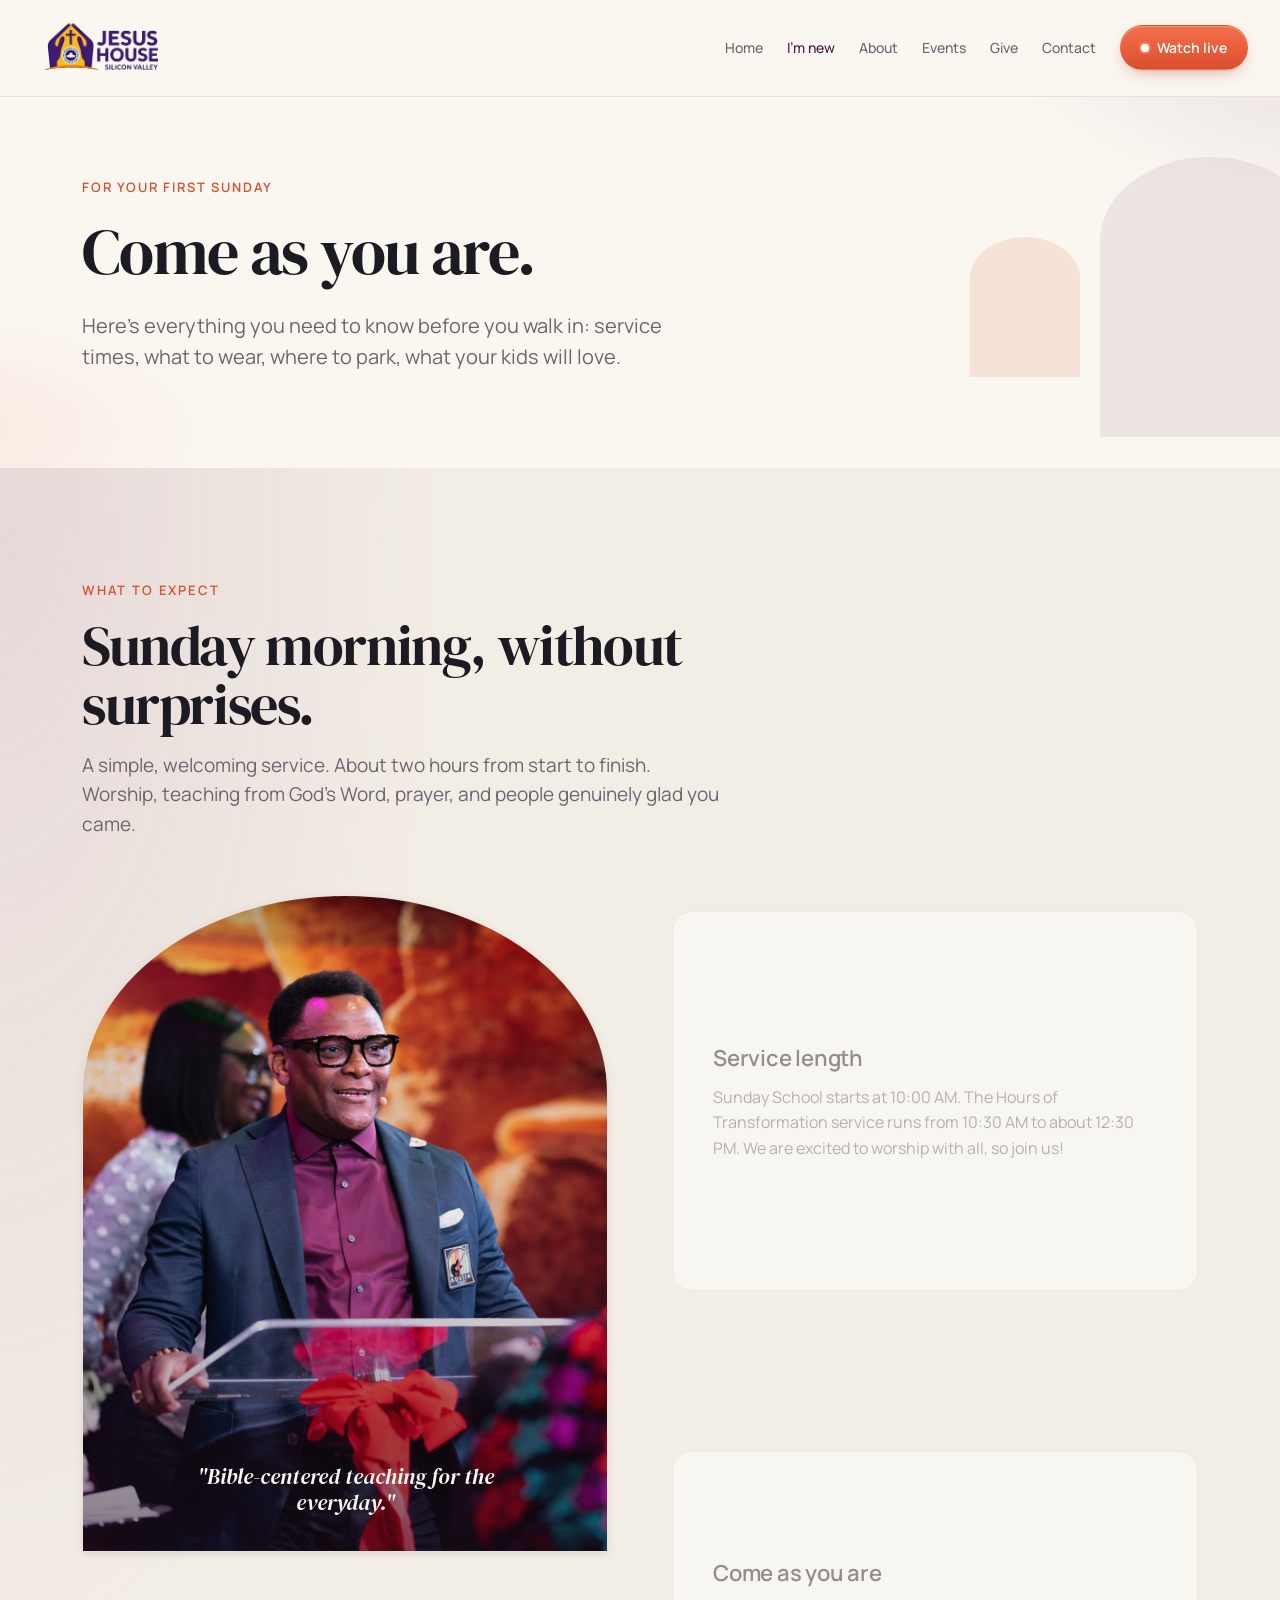
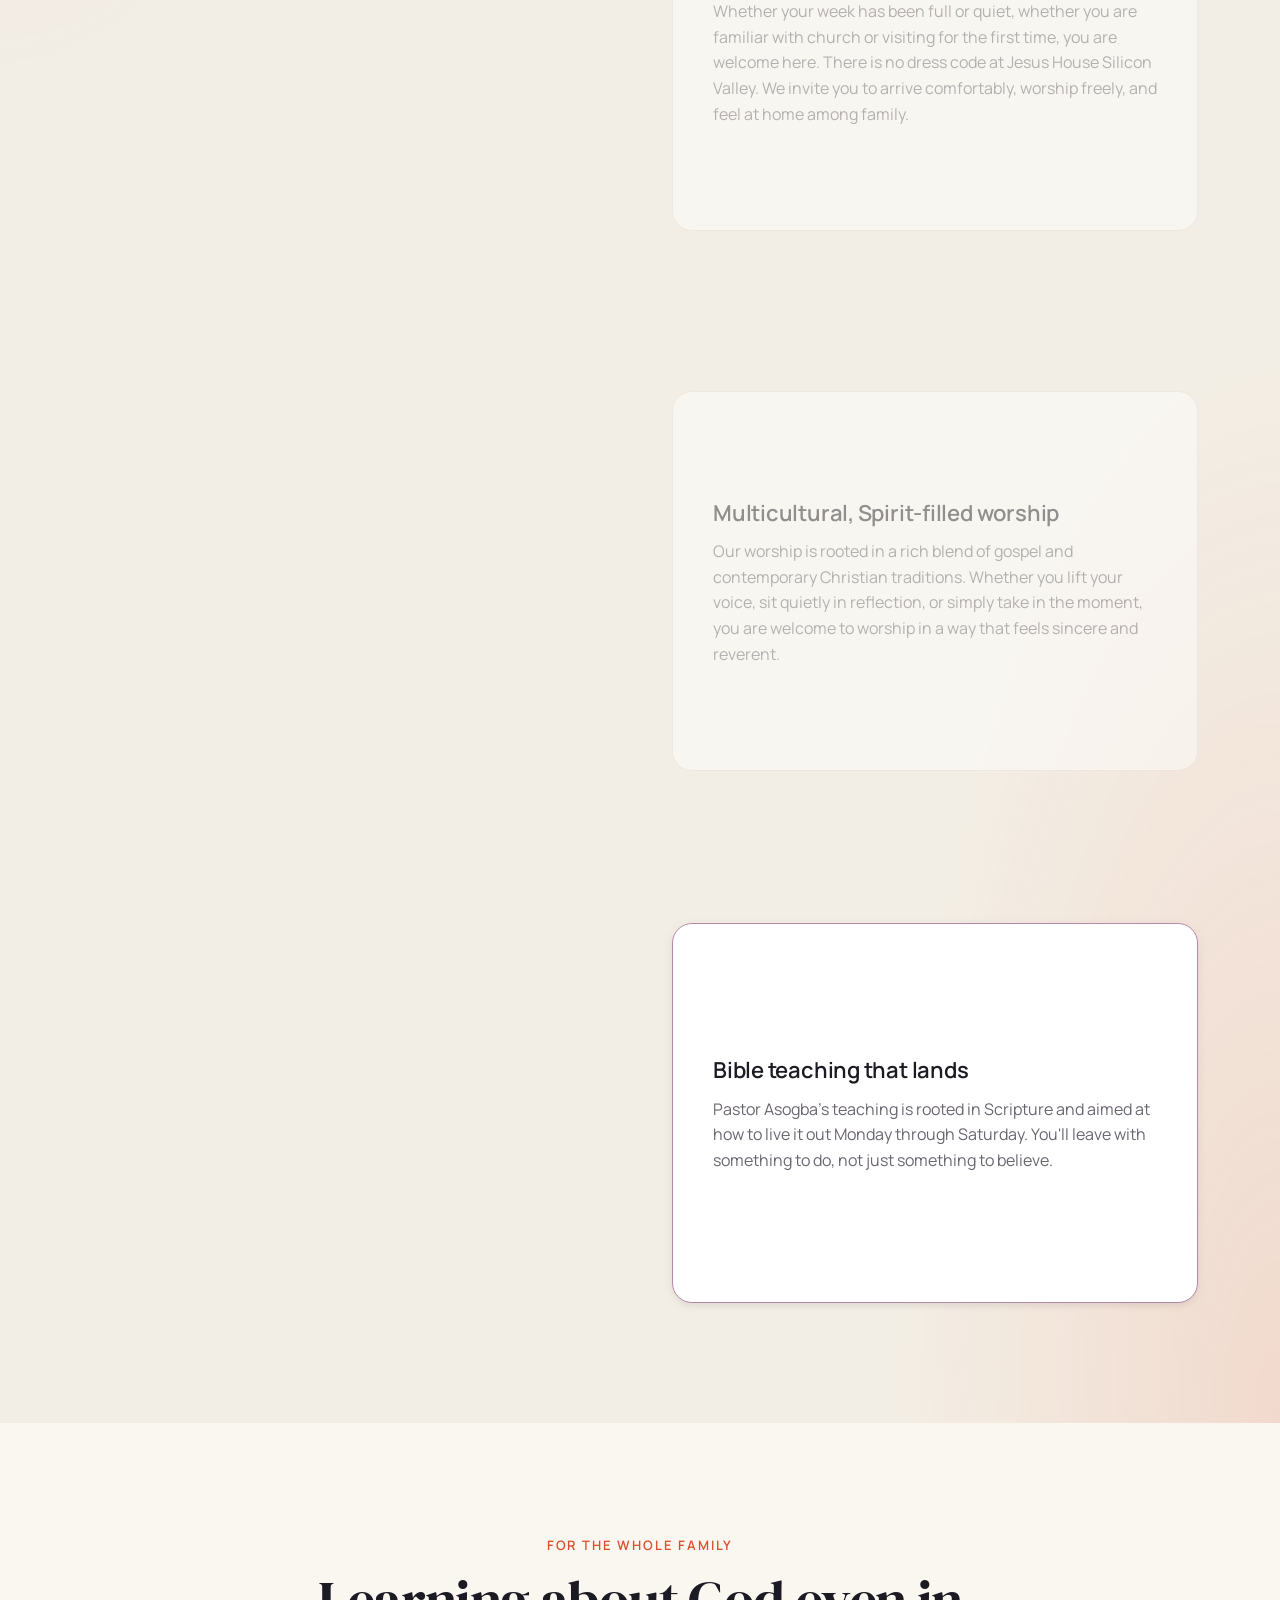
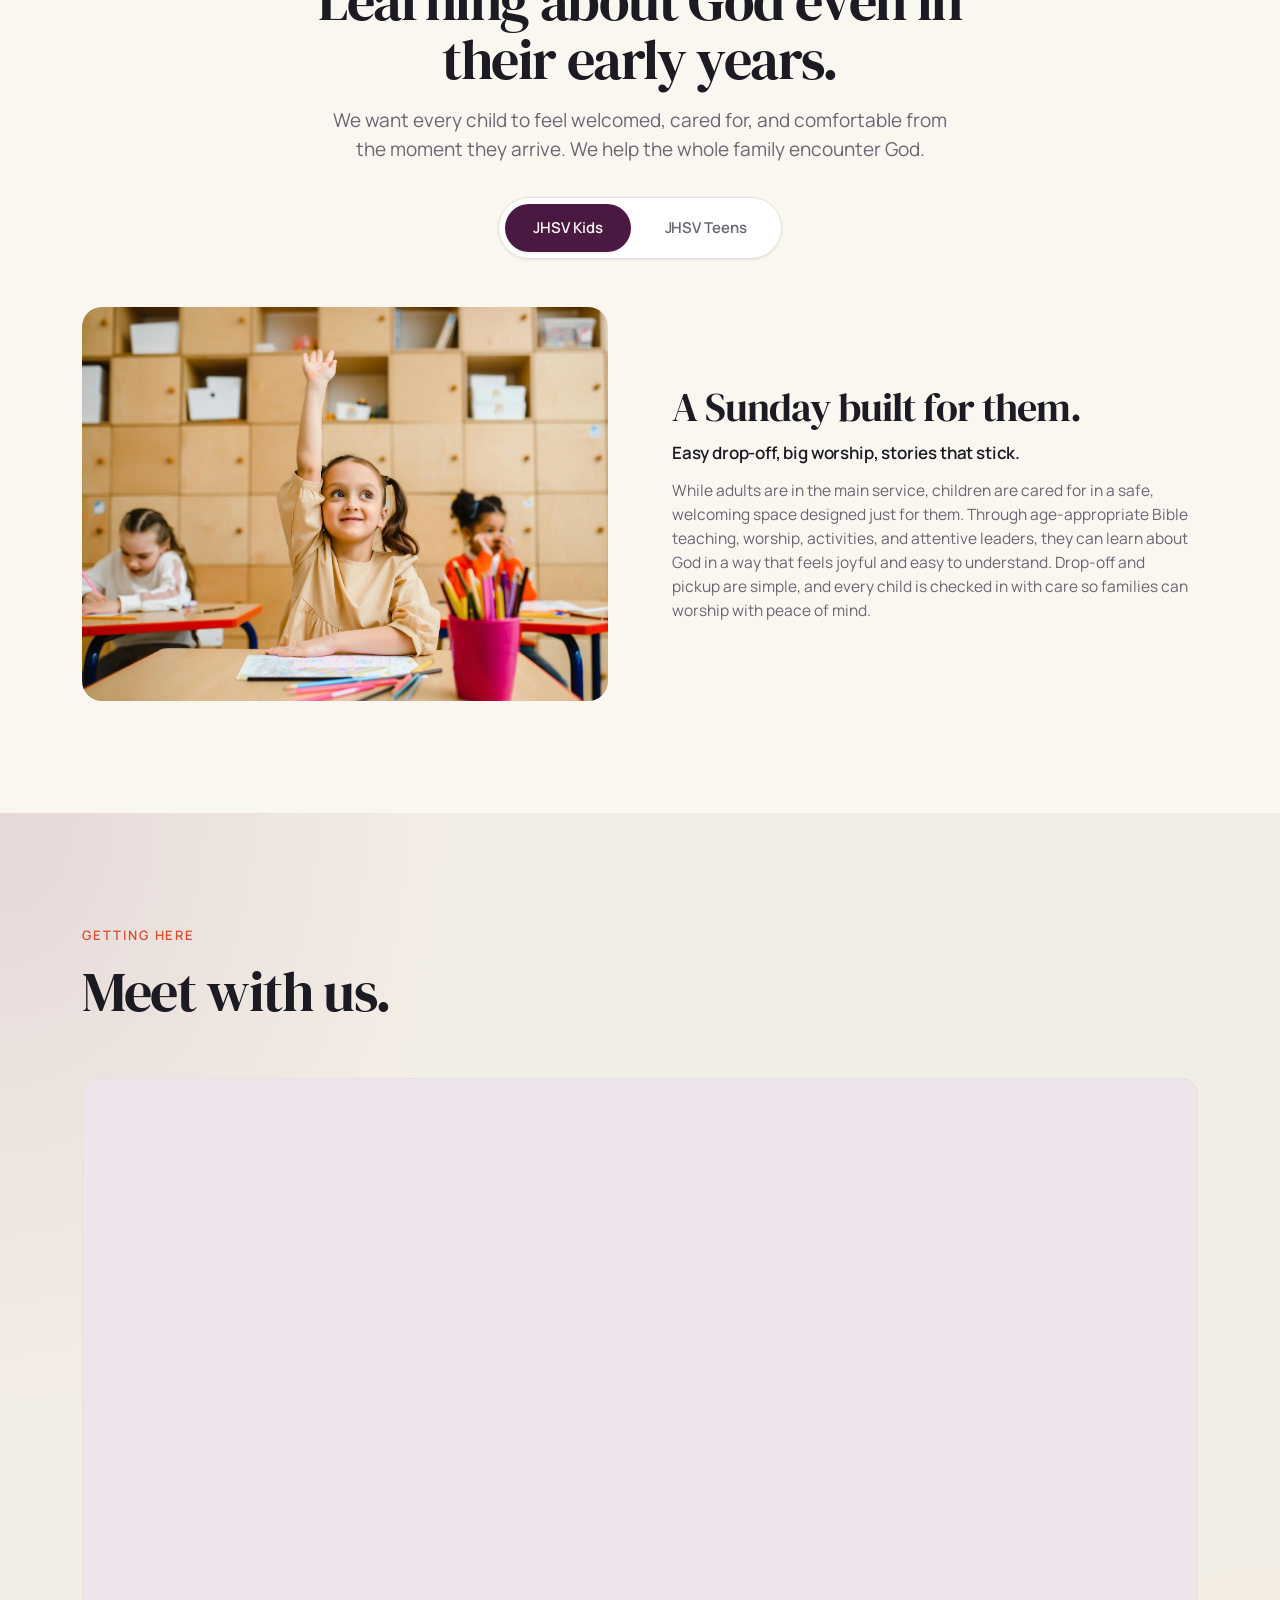
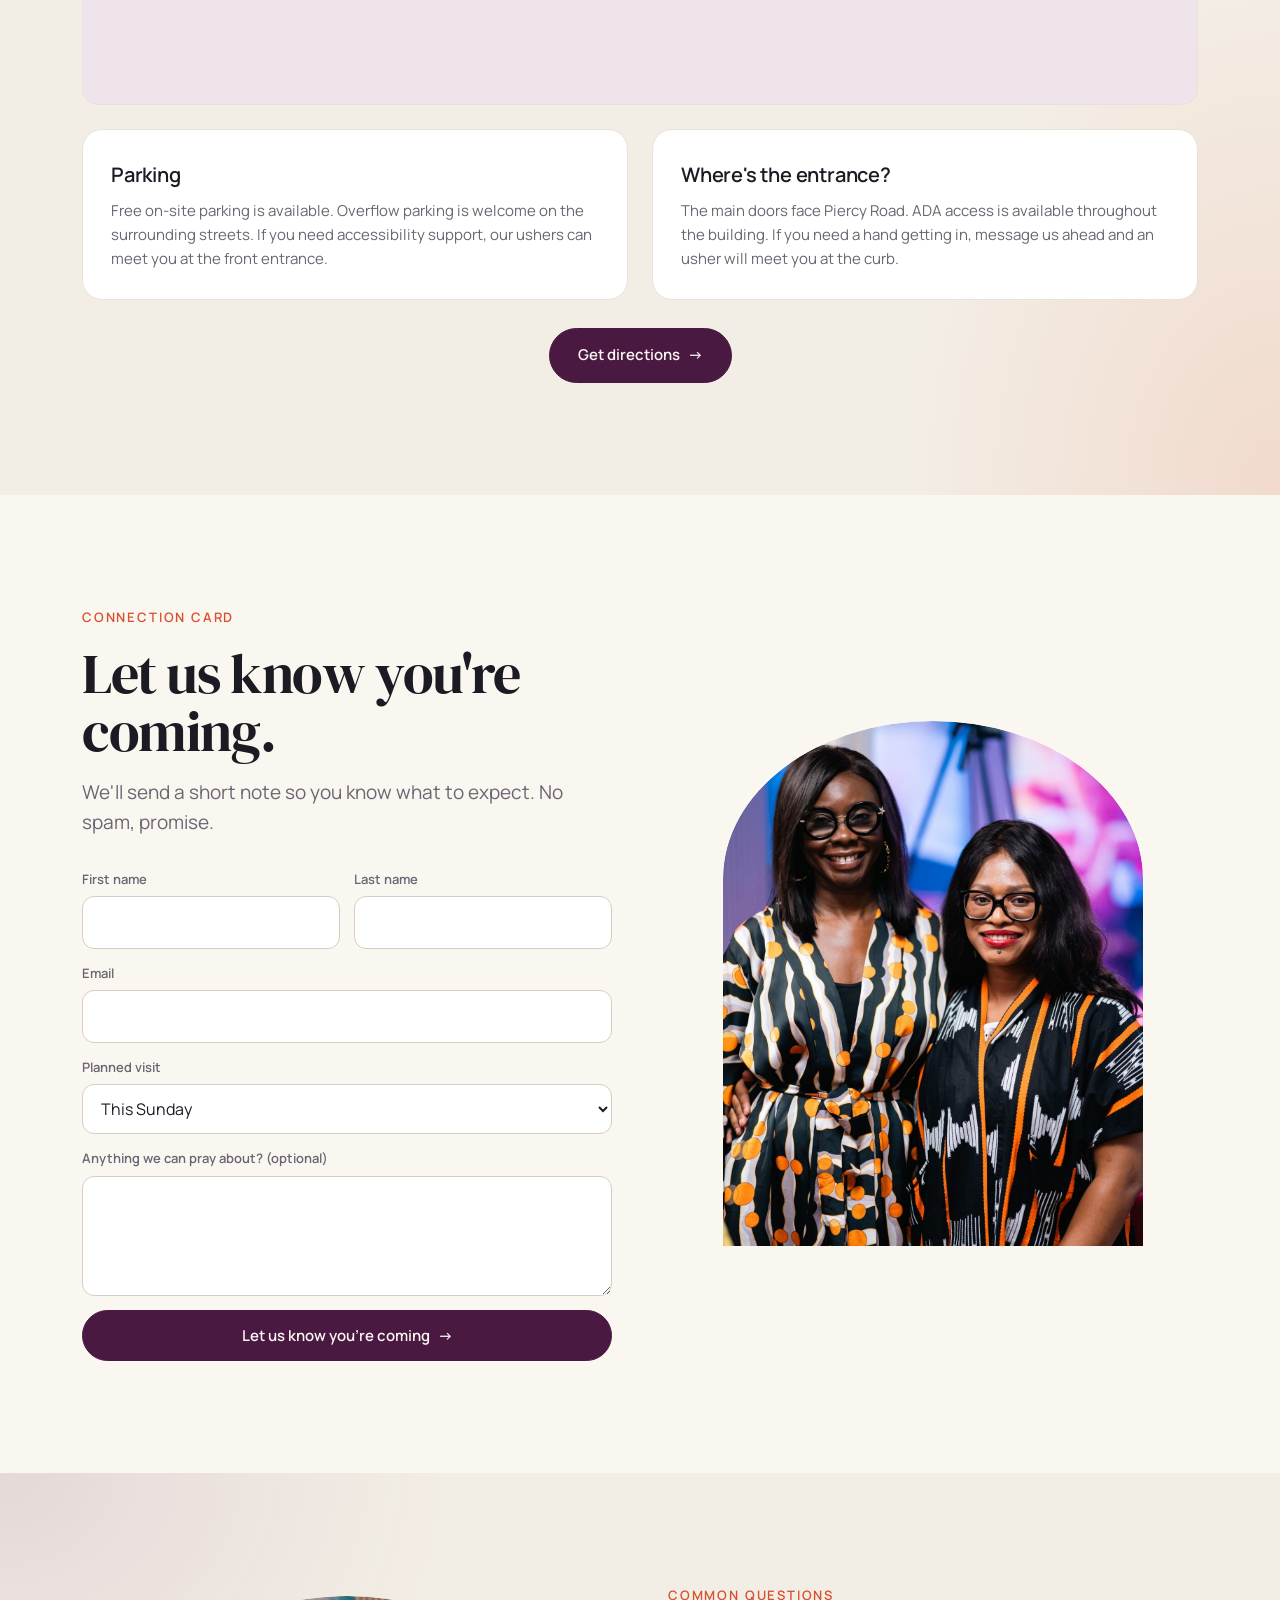
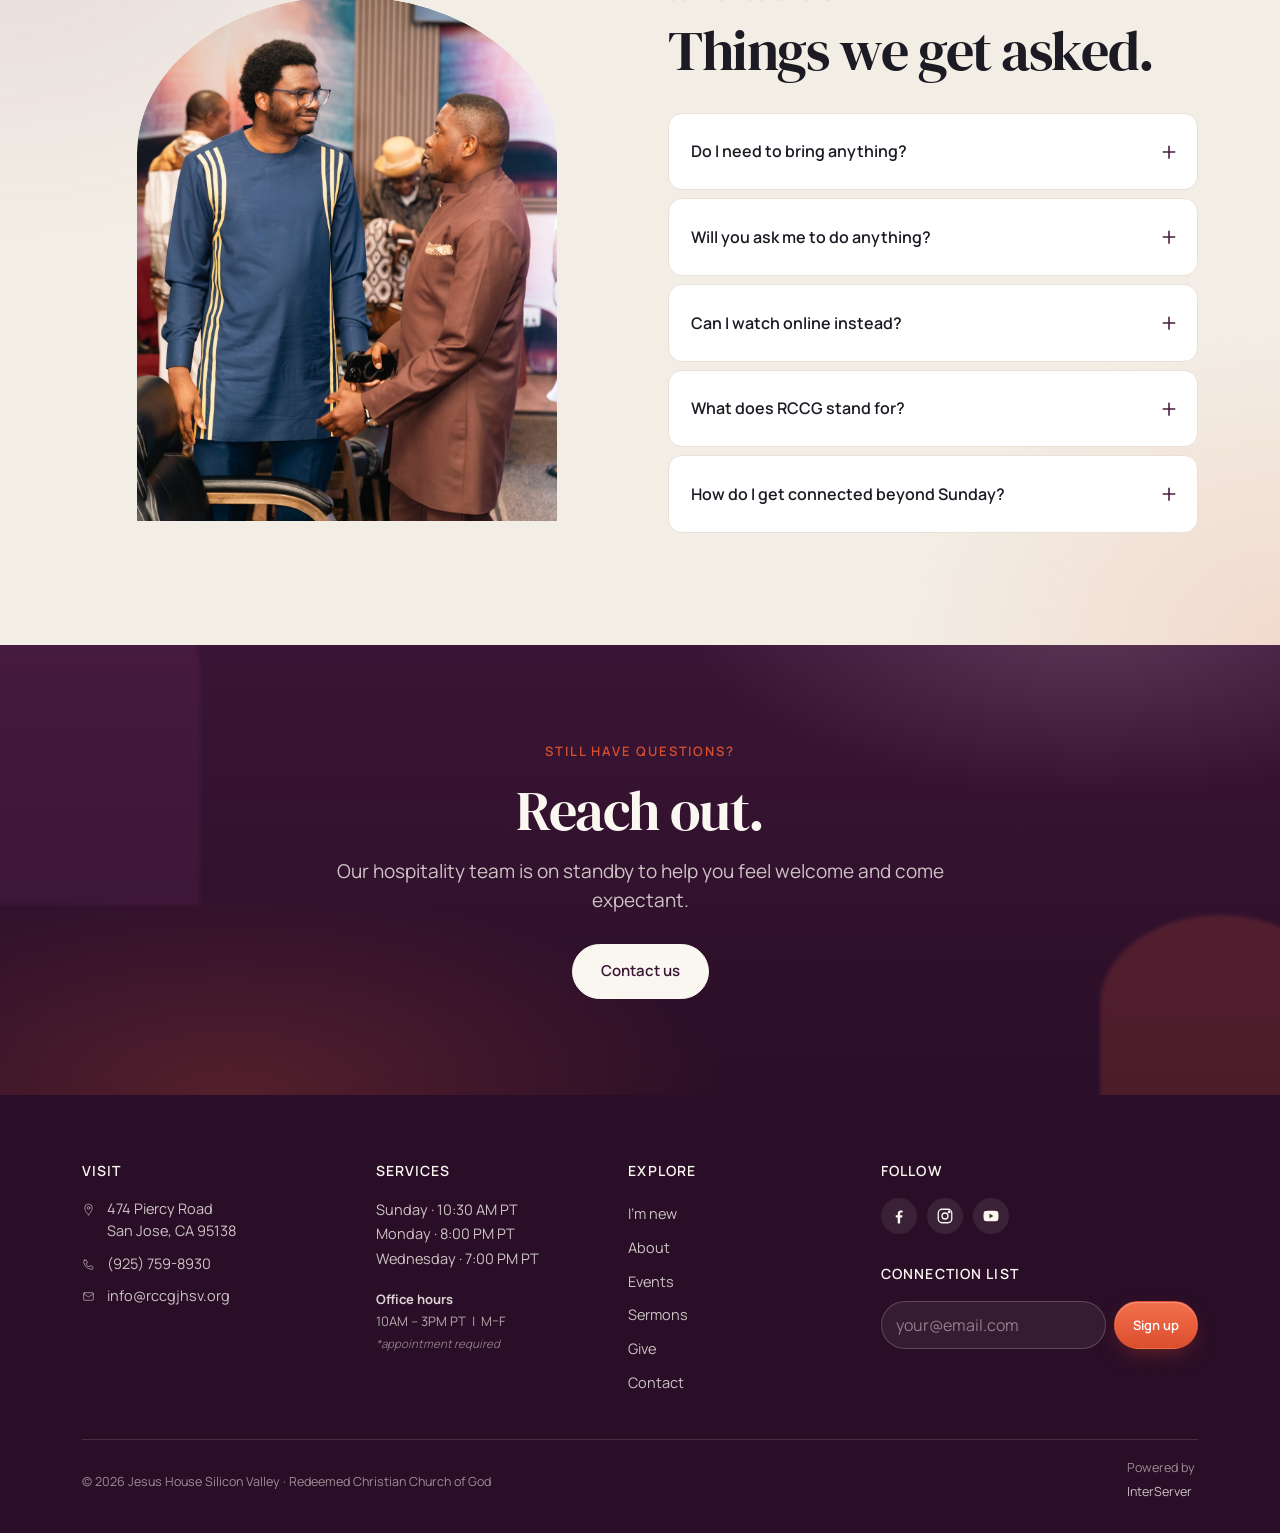
<file: site/new.html>
<!DOCTYPE html>
<html lang="en">
<head>
<meta charset="UTF-8" />
<meta name="viewport" content="width=device-width, initial-scale=1" />
<title>I'm New — RCCG Jesus House Silicon Valley</title>
<meta name="description" content="Everything you need to know before your first Sunday at Jesus House SV. We saved you a seat." />
<link rel="preconnect" href="https://fonts.googleapis.com" />
<link rel="preconnect" href="https://fonts.gstatic.com" crossorigin />
<link href="https://fonts.googleapis.com/css2?family=DM+Serif+Display:ital@0;1&family=Manrope:wght@300;400;500;600;700&display=swap" rel="stylesheet" />
<link rel="stylesheet" href="styles.css?v=63" />
<!-- Favicons / app icons (master in site/assets/logo/) -->
<link rel="icon" type="image/png" sizes="32x32" href="assets/logo/favicon-32.png" />
<link rel="icon" type="image/png" sizes="16x16" href="assets/logo/favicon-16.png" />
<link rel="apple-touch-icon" sizes="180x180" href="assets/logo/apple-touch-icon.png" />
<link rel="icon" type="image/x-icon" href="assets/logo/favicon.ico" />
</head>
<body data-page="new">

<div data-include="partials/header.html"></div>

<!-- ============ HERO ============ -->
<section class="hero compact">
  <div class="hero-arch" aria-hidden="true"></div>
  <div class="hero-arch-2" aria-hidden="true"></div>
  <div class="wrap">
    <div class="eyebrow reveal">For your first Sunday</div>
    <h1 class="display reveal">Come as you are.</h1>
    <p class="lede reveal">Here's everything you need to know before you walk in: service times, what to wear, where to park, what your kids will love.</p>
  </div>
</section>

<!-- ============ STICKY STACK — What to Expect ============ -->
<section class="alt">
  <div class="wrap">
    <div class="section-head reveal">
      <div class="eyebrow">What to expect</div>
      <h2 class="display">Sunday morning, without surprises.</h2>
      <p class="lede">A simple, welcoming service. About two hours from start to finish. Worship, teaching from God's Word, prayer, and people genuinely glad you came.</p>
    </div>

    <div class="stack" data-stack>
      <!-- Pinned arched visual -->
      <div class="stack-visual">
        <div class="stack-arch">
          <div class="stack-state has-image active" data-state="1">
            <img src="assets/photos/sanctuary_sunday.jpg" alt="Sunday service in the sanctuary at Jesus House Silicon Valley" loading="lazy" />
            <p class="caption">"A time of sincere worship and powerful word."</p>
          </div>
          <div class="stack-state has-image" data-state="2">
            <img src="assets/photos/congregation_candid.jpg" alt="A multigenerational congregation gathered for worship" loading="lazy" />
            <p class="caption">"A multigenerational culture."</p>
          </div>
          <div class="stack-state has-image" data-state="3">
            <img src="assets/photos/worship_band.jpg" alt="Worship team leading the congregation in song" loading="lazy" />
            <p class="caption">"Worship that's contemporary and Spirit-filled."</p>
          </div>
          <div class="stack-state has-image" data-state="4">
            <img src="assets/photos/pastor_teaching.jpg" alt="Pastor teaching the Word at Jesus House Silicon Valley" loading="lazy" />
            <p class="caption">"Bible-centered teaching for the everyday."</p>
          </div>
        </div>
      </div>

      <!-- Scrolling cards -->
      <div class="stack-features">
        <article class="stack-card active" data-feature="1">
          <h3>Service length</h3>
          <p>Sunday School starts at 10:00 AM. The Hours of Transformation service runs from 10:30 AM to about 12:30 PM. We are excited to worship with all, so join us!</p>
        </article>
        <article class="stack-card" data-feature="2">
          <h3>Come as you are</h3>
          <p>Whether your week has been full or quiet, whether you are familiar with church or visiting for the first time, you are welcome here. There is no dress code at Jesus House Silicon Valley. We invite you to arrive comfortably, worship freely, and feel at home among family.</p>
        </article>
        <article class="stack-card" data-feature="3">
          <h3>Multicultural, Spirit-filled worship</h3>
          <p>Our worship is rooted in a rich blend of gospel and contemporary Christian traditions. Whether you lift your voice, sit quietly in reflection, or simply take in the moment, you are welcome to worship in a way that feels sincere and reverent.</p>
        </article>
        <article class="stack-card" data-feature="4">
          <h3>Bible teaching that lands</h3>
          <p>Pastor Asogba's teaching is rooted in Scripture and aimed at how to live it out Monday through Saturday. You'll leave with something to do, not just something to believe.</p>
        </article>
      </div>
    </div>
  </div>
</section>

<!-- ============ FOR THE WHOLE FAMILY — TABBED STATIC MODULES ============ -->
<section class="ss-wrap">
  <div class="wrap">
    <div class="section-head reveal" style="margin: 0 auto 32px; text-align: center; max-width: 760px;">
      <div class="eyebrow">For the whole family</div>
      <h2 class="display">Learning about God even in their early years.</h2>
      <p class="lede" style="margin: 16px auto 0;">We want every child to feel welcomed, cared for, and comfortable from the moment they arrive. We help the whole family encounter God.</p>
    </div>

    <div class="ss-tabs reveal" role="tablist" aria-label="Family ministries">
      <button class="ss-tab is-active" role="tab" aria-selected="true" data-panel="kids">JHSV Kids</button>
      <button class="ss-tab" role="tab" aria-selected="false" data-panel="teens">JHSV Teens</button>
    </div>
  </div>

  <!-- ------- KIDS PANEL ------- -->
  <div class="ss-panel is-active" data-panel="kids" role="tabpanel" aria-label="JHSV Kids">
    <div class="wrap">
      <div class="ss-static">
        <div class="ss-static-image reveal">
          <img src="assets/photos/kids_ministry.jpg" alt="Children&rsquo;s Ministry at Jesus House Silicon Valley" loading="lazy" width="1600" height="1068" />
        </div>
        <div class="ss-static-text reveal">
          <h3 class="display">A Sunday built for them.</h3>
          <p class="sub">Easy drop-off, big worship, stories that stick.</p>
          <p class="lede">While adults are in the main service, children are cared for in a safe, welcoming space designed just for them. Through age-appropriate Bible teaching, worship, activities, and attentive leaders, they can learn about God in a way that feels joyful and easy to understand. Drop-off and pickup are simple, and every child is checked in with care so families can worship with peace of mind.</p>
        </div>
      </div>
    </div>
  </div>

  <!-- ------- TEENS PANEL ------- -->
  <div class="ss-panel" data-panel="teens" role="tabpanel" aria-label="JHSV Teens" hidden>
    <div class="wrap">
      <div class="ss-static">
        <div class="ss-static-image reveal">
          <img src="assets/photos/teens_ministry.jpg" alt="Teen ministry at Jesus House Silicon Valley" loading="lazy" width="1600" height="1067" />
        </div>
        <div class="ss-static-text reveal">
          <h3 class="display">A space of their own.</h3>
          <p class="sub">Built for the in-between years.</p>
          <p class="lede">Our teens have a place where they can ask honest questions, build real friendships, and grow in their faith with leaders who care about them. Through thoughtful conversations, worship, service, and opportunities to participate in church life, middle and high school students are encouraged to discover who they are in Christ and how they can make a difference.</p>
        </div>
      </div>
    </div>
  </div>
</section>

<!-- ============ GETTING HERE ============ -->
<section class="alt">
  <div class="wrap">
    <div class="section-head reveal">
      <div class="eyebrow">Getting here</div>
      <h2 class="display">Meet with us.</h2>
    </div>
    <div class="reveal" style="border-radius: 16px; overflow: hidden; border: 1px solid var(--border-soft); aspect-ratio: 16 / 9; background: var(--plum-100); margin-bottom: 24px;">
      <iframe
        src="https://www.google.com/maps?q=RCCG+Jesus+House+Silicon+Valley,+San+Jose&output=embed"
        width="100%" height="100%" style="border:0; display:block;"
        loading="lazy" referrerpolicy="no-referrer-when-downgrade"
        title="Map to Jesus House Silicon Valley"></iframe>
    </div>
    <div class="grid c2 reveal">
      <div class="card">
        <h3>Parking</h3>
        <p>Free on-site parking is available. Overflow parking is welcome on the surrounding streets. If you need accessibility support, our ushers can meet you at the front entrance.</p>
      </div>
      <div class="card">
        <h3>Where's the entrance?</h3>
        <p>The main doors face Piercy Road. ADA access is available throughout the building. If you need a hand getting in, message us ahead and an usher will meet you at the curb.</p>
      </div>
    </div>
    <div class="btn-row reveal" style="margin-top: 28px; justify-content: center;">
      <a class="btn btn-primary" href="https://maps.google.com/?cid=17214599231294642235&g_mp=CiVnb29nbGUubWFwcy5wbGFjZXMudjEuUGxhY2VzLkdldFBsYWNlEAIYASAA&hl=en-US&source=embed" target="_blank" rel="noopener" data-magnetic>Get directions <span class="arrow">→</span></a>
    </div>
  </div>
</section>

<!-- ============ CONNECTION CARD ============ -->
<section>
  <div class="wrap">
    <div class="with-side reveal">
      <div>
        <div class="section-head" style="margin-bottom: 32px;">
          <div class="eyebrow">Connection card</div>
          <h2 class="display">Let us know you're coming.</h2>
          <p class="lede" style="margin-top: 16px;">We'll send a short note so you know what to expect. No spam, promise.</p>
        </div>
        <form class="form" data-stub>
          <div class="grid c2" style="gap: 14px;">
            <div class="field">
              <label for="fn">First name</label>
              <input id="fn" type="text" required />
            </div>
            <div class="field">
              <label for="ln">Last name</label>
              <input id="ln" type="text" required />
            </div>
          </div>
          <div class="field">
            <label for="em">Email</label>
            <input id="em" type="email" required />
          </div>
          <div class="field">
            <label for="when">Planned visit</label>
            <select id="when">
              <option>This Sunday</option>
              <option>Next Sunday</option>
              <option>Not sure yet</option>
            </select>
          </div>
          <div class="field">
            <label for="msg">Anything we can pray about? (optional)</label>
            <textarea id="msg"></textarea>
          </div>
          <button class="btn btn-primary" type="submit" data-magnetic>Let us know you're coming <span class="arrow">&rarr;</span></button>
          <small data-stub-msg style="display:none; color: var(--coral-700); font-size: 13px;"></small>
        </form>
      </div>
      <div class="with-side-image">
        <div class="photo-arch bare has-image">
          <img src="assets/photos/side-connection-card.jpg" alt="Welcome moment at Jesus House Silicon Valley" loading="lazy" />
        </div>
      </div>
    </div>
  </div>
</section>

<!-- ============ FAQ ============ -->
<section class="alt">
  <div class="wrap">
    <div class="with-side reveal">
      <div class="with-side-image">
        <div class="photo-arch bare has-image">
          <img src="assets/photos/side-common-questions.jpg" alt="A moment of conversation at Jesus House" loading="lazy" />
        </div>
      </div>
      <div>
        <div class="section-head" style="margin-bottom: 32px;">
          <div class="eyebrow">Common questions</div>
          <h2 class="display">Things we get asked.</h2>
        </div>
        <div class="faq">
      <details>
        <summary>Do I need to bring anything?</summary>
        <p>Just yourself. A Bible if you'd like to follow along. Scripture verses are projected during the service.</p>
      </details>
      <details>
        <summary>Will you ask me to do anything?</summary>
        <p>Please feel free &mdash; we invite you to introduce yourself during service and would love to meet you.</p>
      </details>
      <details>
        <summary>Can I watch online instead?</summary>
        <p>Absolutely. We livestream every Sunday on YouTube and Facebook. The full archive is on our YouTube channel.</p>
      </details>
      <details>
        <summary>What does RCCG stand for?</summary>
        <p>Redeemed Christian Church of God, a global Christian fellowship. Jesus House Silicon Valley is one of its parishes in the Bay Area.</p>
      </details>
      <details>
        <summary>How do I get connected beyond Sunday?</summary>
        <p>Fill in the connection card above and we'll reach out. From there, ministries, small groups, and serving teams open up depending on what fits your season.</p>
      </details>
        </div>
      </div>
    </div>
  </div>
</section>

<!-- ============ PRE-FOOTER CTA ============ -->
<section class="cta-band">
  <div class="wrap" style="text-align: center;">
    <div class="reveal">
      <div class="eyebrow">Still have questions?</div>
      <h2 class="display">Reach out.</h2>
      <p class="lede" style="margin: 0 auto 28px;">Our hospitality team is on standby to help you feel welcome and come expectant.</p>
      <div class="btn-row" style="justify-content: center;">
        <a class="btn btn-on-dark" href="contact.html" data-magnetic>Contact us</a>
      </div>
    </div>
  </div>
</section>

<div data-include="partials/footer.html"></div>

<script src="scripts.js?v=21"></script>
</body>
</html>
</file>
<file: site/styles.css>
/* ============================================================
   RCCG Jesus House Silicon Valley — Draft Stylesheet
   Design tokens are lifted directly from
   brand-guidelines/RCCG_JHSV_Style_Guide_v3.html.
   ============================================================ */

:root {
  /* Core brand */
  --plum-900: #1F0A1D;
  --plum-800: #2A0E27;
  --plum-700: #3A1535;
  --plum-600: #4A1942;       /* Sanctuary Plum */
  --plum-500: #6B2C60;
  --plum-300: #B48AA9;
  --plum-100: #EFE3EC;
  --plum-50:  #F8F2F6;

  --coral-700: #B84226;
  --coral-600: #D94F2E;
  --coral-500: #E85D3C;       /* Coral Flame */
  --coral-300: #F1A68E;
  --coral-100: #FCE5DB;
  --coral-50:  #FDF2EC;

  --parchment:   #FAF6F0;
  --parchment-2: #F3EEE5;
  --mist:        #E8E1D9;
  --mist-2:      #D5CDC3;

  --ink:    #1C1A23;
  --ink-80: #3A3641;
  --ink-60: #6B6571;
  --ink-40: #9E9AA5;
  --ink-20: #C8C5CE;

  --gold-500: #C99A3E;

  /* Semantic */
  --bg-page: var(--parchment);
  --bg-alt:  var(--parchment-2);
  --bg-card: #FFFFFF;
  --bg-dark: var(--plum-800);

  --text-primary:   var(--ink);
  --text-secondary: var(--ink-60);
  --text-muted:     var(--ink-40);
  --text-inverse:   #FAF6F0;

  --border-soft:   var(--mist);
  --border-strong: var(--mist-2);

  --cta-primary: var(--plum-600);
  --cta-accent:  var(--coral-500);

  /* Arch radii */
  --arch-full: 50% 50% 0 0 / 30% 30% 0 0;
  --arch-soft: 50% 50% 0 0 / 18% 18% 0 0;
  --arch-hi:   50% 50% 0 0 / 45% 45% 0 0;

  /* Type */
  --display: "DM Serif Display", "Times New Roman", Georgia, serif;
  --sans: "Manrope", -apple-system, BlinkMacSystemFont, "Segoe UI", sans-serif;

  /* Shadow */
  --shadow-sm: 0 1px 2px rgba(28,26,35,0.04), 0 1px 3px rgba(28,26,35,0.06);
  --shadow-md: 0 4px 6px -1px rgba(28,26,35,0.05), 0 2px 12px rgba(74,25,66,0.06);
  --shadow-lg: 0 10px 24px -4px rgba(28,26,35,0.08), 0 4px 8px rgba(74,25,66,0.06);

  /* Motion */
  --ease-out: cubic-bezier(0.22, 1, 0.36, 1);
}

/* ----------------------- Reset ----------------------- */
*, *::before, *::after { box-sizing: border-box; margin: 0; padding: 0; }
html { scroll-behavior: smooth; scroll-padding-top: 88px; }
body {
  font-family: var(--sans);
  font-weight: 400;
  font-size: 16px;
  line-height: 1.65;
  color: var(--text-primary);
  background: var(--bg-page);
  -webkit-font-smoothing: antialiased;
  -moz-osx-font-smoothing: grayscale;
}
img { display: block; max-width: 100%; height: auto; }
a { color: var(--plum-600); text-decoration: none; transition: color 0.2s var(--ease-out); }
a:hover { color: var(--plum-700); }

/* ----------------------- Layout ----------------------- */
.wrap { max-width: 1180px; margin: 0 auto; padding: 0 32px; }
@media (max-width: 600px) { .wrap { padding: 0 20px; } }

section { padding: 112px 0; }
/* Alt section — barely-there warm wash so the surface reads as
   parchment with sunlight on it, not a flat color swatch. */
section.alt {
  background:
    radial-gradient(60% 80% at 0% 0%, rgba(180, 138, 169, 0.22), transparent 60%),
    radial-gradient(50% 70% at 100% 100%, rgba(232, 93, 60, 0.14), transparent 60%),
    var(--bg-alt);
}
section.dark { background: var(--bg-dark); color: var(--text-inverse); }
@media (max-width: 800px) { section { padding: 72px 0; } }

/* Eyebrow label */
.eyebrow {
  font-size: 13px;
  font-weight: 600;
  letter-spacing: 0.14em;
  text-transform: uppercase;
  color: var(--coral-600);
  margin-bottom: 20px;
}
section.dark .eyebrow { color: var(--coral-300); }

/* Display headlines */
.display {
  font-family: var(--display);
  font-weight: 400;
  letter-spacing: -0.025em;
  line-height: 1.05;
  color: var(--text-primary);
}
.display em { font-style: italic; color: var(--plum-600); }
section.dark .display { color: var(--text-inverse); }
section.dark .display em { color: var(--coral-300); }

h1.display { font-size: clamp(48px, 7vw, 88px); }
h2.display { font-size: clamp(36px, 5vw, 56px); }
h3.display { font-size: clamp(28px, 3.5vw, 40px); }

/* Sans headings */
.sub {
  font-family: var(--sans);
  font-weight: 600;
  font-size: 22px;
  line-height: 1.3;
  letter-spacing: -0.01em;
  color: var(--text-primary);
}
.lede {
  font-size: 19px;
  line-height: 1.55;
  color: var(--text-secondary);
  max-width: 640px;
  font-weight: 400;
}
section.dark .lede { color: rgba(250,246,240,0.78); }

.section-head { max-width: 760px; margin-bottom: 56px; }
.section-head .eyebrow { margin-bottom: 16px; }
.section-head h2 { margin-bottom: 16px; }

/* ----------------------- Top nav ----------------------- */
.topbar {
  position: fixed; top: 0; left: 0; right: 0; z-index: 100;
  background: rgba(250, 246, 240, 0.86);
  backdrop-filter: blur(14px);
  -webkit-backdrop-filter: blur(14px);
  border-bottom: 1px solid var(--border-soft);
  padding: 16px 32px;
  display: flex; align-items: center; justify-content: space-between;
  gap: 16px;
}

/* Default: body adds top padding equal to the topbar height so content
   starts below the fixed bar. JS keeps --topbar-height in sync with
   the actual rendered topbar. Home overrides this to 0 so the hero
   can fill the entire viewport with the topbar floating over it. */
body { padding-top: var(--topbar-height, 72px); }
body[data-page="home"] { padding-top: 0; }
.topbar .brand {
  display: inline-flex;
  align-items: center;
  text-decoration: none;
  position: relative;
  line-height: 0;
}
.topbar .brand-logo {
  display: block;
  height: 64px;
  width: auto;
  transition: opacity 0.45s var(--ease-out);
}
/* Two logo variants stacked. Default = dark (plum) wordmark visible.
   White wordmark hidden by default; fades in only when the topbar is
   overlaid on the home hero photo (see .over-hero rule below). */
.topbar .brand-logo-light {
  position: absolute;
  top: 50%;
  left: 0;
  transform: translateY(-50%);
  opacity: 0;
  pointer-events: none;
}
@media (max-width: 600px) {
  .topbar .brand-logo { height: 52px; }
}
.topbar nav {
  display: flex; align-items: center; gap: 24px;
  font-size: 14px; font-weight: 500;
}
.topbar nav a { color: var(--text-secondary); }
.topbar nav a:hover, .topbar nav a.active { color: var(--plum-600); }

.topbar .menu-btn {
  display: none;
  background: none; border: none;
  font: inherit; color: var(--text-primary);
  font-size: 22px; cursor: pointer; padding: 4px 10px;
}

@media (max-width: 920px) {
  .topbar nav { display: none; }
  .topbar .menu-btn { display: inline-block; }
  .topbar.menu-open nav {
    display: flex; flex-direction: column;
    position: absolute; top: 100%; left: 0; right: 0;
    background: var(--parchment);
    border-bottom: 1px solid var(--border-soft);
    padding: 20px 32px 24px;
    gap: 14px;
  }
  .topbar.menu-open nav a { font-size: 17px; }
  .topbar .btn-watch { display: none; }
  .topbar.menu-open nav .btn-watch {
    display: inline-flex; margin-top: 8px;
  }
}

/* Override the topbar nav a color (Mid Stone) so the Watch Live pill
   keeps its white text. Specificity 0,3,2 beats both .topbar nav a
   (0,1,2) and .btn-watch (0,1,0). */
.topbar nav a.btn-watch,
.topbar nav a.btn-watch:hover,
.topbar nav a.btn-watch:focus { color: #fff; }

/* Transparent topbar overlaid on the home hero. JS toggles .over-hero
   when the scroll position is still within the hero. Smooth crossfade
   to the default parchment-translucent state once you scroll past it.
   Desktop only — mobile keeps the always-solid bar for legibility on
   the smaller hamburger menu. */
.topbar {
  transition:
    background 0.45s var(--ease-out),
    border-bottom-color 0.45s var(--ease-out),
    backdrop-filter 0.45s var(--ease-out);
}
.topbar .brand,
.topbar nav a:not(.btn-watch) {
  transition: color 0.45s var(--ease-out);
}
@media (min-width: 921px) {
  body[data-page="home"] .topbar.over-hero {
    background: transparent;
    backdrop-filter: none;
    -webkit-backdrop-filter: none;
    border-bottom-color: transparent;
  }
  /* Over the home hero photo, fade out the dark (plum) wordmark and
     fade in the white version on top. Both .brand-logo variants
     transition opacity together so the swap reads as a soft cross-fade. */
  body[data-page="home"] .topbar.over-hero .brand-logo-dark {
    opacity: 0;
  }
  body[data-page="home"] .topbar.over-hero .brand-logo-light {
    opacity: 1;
  }
  body[data-page="home"] .topbar.over-hero nav a:not(.btn-watch) {
    color: rgba(250, 246, 240, 0.85);
  }
  body[data-page="home"] .topbar.over-hero nav a:not(.btn-watch):hover {
    color: var(--text-inverse);
  }
}

/* ----------------------- Buttons ----------------------- */
.btn {
  display: inline-flex; align-items: center; justify-content: center;
  gap: 8px;
  padding: 14px 28px;
  font-family: var(--sans);
  font-weight: 600;
  font-size: 15px;
  border-radius: 999px;
  text-decoration: none;
  cursor: pointer;
  border: 1.5px solid transparent;
  transition: transform 0.25s var(--ease-out),
              background 0.25s var(--ease-out),
              color 0.25s var(--ease-out),
              border-color 0.25s var(--ease-out),
              box-shadow 0.25s var(--ease-out);
  min-height: 48px;
  will-change: transform;
}
.btn .arrow { display: inline-block; transition: transform 0.25s var(--ease-out); }
.btn:hover .arrow { transform: translateX(4px); }

/* Compact pill, used for inline card actions like "Add to calendar". */
.btn.btn-sm {
  padding: 6px 14px;
  font-size: 12px;
  min-height: 30px;
  gap: 5px;
  border-width: 1px;
}

.btn-primary {
  background: var(--plum-600); color: var(--text-inverse); border-color: var(--plum-600);
}
.btn-primary:hover {
  background: var(--plum-700); border-color: var(--plum-700);
  color: var(--text-inverse);
  box-shadow: var(--shadow-md);
  transform: translateY(-1px);
}

/* Coral CTA — Apple-style "this surface has weight"
   Vertical luminance gradient + warm color-tinted shadow + subtle inner highlight.
   White text always. The button reads as a polished material, not a flat sticker. */
.btn-accent {
  background: linear-gradient(180deg, #F2704C 0%, #E85D3C 55%, #D94F2E 100%);
  color: #fff;
  border-color: transparent;
  box-shadow:
    inset 0 1px 0 rgba(255,255,255,0.24),
    0 8px 22px -8px rgba(184, 66, 38, 0.55),
    0 1px 2px rgba(28,26,35,0.06);
}
.btn-accent:hover {
  background: linear-gradient(180deg, #FF7C57 0%, #F26B47 55%, #E04F2C 100%);
  color: #fff;
  border-color: transparent;
  box-shadow:
    inset 0 1px 0 rgba(255,255,255,0.32),
    0 12px 28px -8px rgba(184, 66, 38, 0.65),
    0 2px 4px rgba(28,26,35,0.10);
  transform: translateY(-1px);
}
.btn-accent:active {
  transform: translateY(0);
  box-shadow:
    inset 0 1px 0 rgba(255,255,255,0.18),
    0 4px 12px -4px rgba(184, 66, 38, 0.50);
}

.btn-outline {
  background: transparent; color: var(--plum-600); border-color: var(--plum-600);
}
.btn-outline:hover {
  background: var(--plum-600); color: var(--text-inverse);
}

.btn-on-dark {
  background: var(--parchment); color: var(--plum-700); border-color: var(--parchment);
}
.btn-on-dark:hover {
  background: #fff; color: var(--plum-700);
  box-shadow: var(--shadow-md);
  transform: translateY(-1px);
}

/* Icon-only social button: the logo glyph IS the button.
   No surrounding pill or circle; tap target preserved via padding. */
.btn-social {
  display: inline-flex;
  align-items: center;
  justify-content: center;
  width: 44px;
  height: 44px;
  padding: 0;
  background: transparent;
  border: none;
  color: var(--plum-600);
  transition: color 0.25s var(--ease-out), transform 0.25s var(--ease-out);
}
.btn-social svg {
  width: 26px;
  height: 26px;
  display: block;
  transition: transform 0.3s var(--ease-out);
}
.btn-social:hover {
  color: var(--plum-700);
  transform: translateY(-2px);
}
.btn-social:hover svg {
  transform: scale(1.06);
}
.btn-social:focus-visible {
  outline: 2px solid var(--plum-600);
  outline-offset: 4px;
  border-radius: 6px;
}

.btn-ghost-on-dark {
  background: transparent; color: var(--text-inverse); border-color: rgba(250,246,240,0.6);
}
.btn-ghost-on-dark:hover {
  background: rgba(250,246,240,0.08); border-color: var(--text-inverse); color: var(--text-inverse);
}

.btn-watch {
  background: linear-gradient(180deg, #F2704C 0%, #E85D3C 55%, #D94F2E 100%);
  color: #fff;
  border-color: transparent;
  padding: 10px 20px; font-size: 14px; min-height: 40px;
  box-shadow:
    inset 0 1px 0 rgba(255,255,255,0.24),
    0 6px 16px -6px rgba(184, 66, 38, 0.50),
    0 1px 2px rgba(28,26,35,0.05);
}
.btn-watch::before {
  content: ''; width: 8px; height: 8px;
  border-radius: 999px; background: #fff;
  display: inline-block;
  box-shadow: 0 0 0 2px rgba(255,255,255,0.25);
  animation: pulse-dot 2s ease-in-out infinite;
}
.btn-watch:hover {
  background: linear-gradient(180deg, #FF7C57 0%, #F26B47 55%, #E04F2C 100%);
  color: #fff;
  border-color: transparent;
  transform: translateY(-1px);
  box-shadow:
    inset 0 1px 0 rgba(255,255,255,0.32),
    0 10px 22px -6px rgba(184, 66, 38, 0.6),
    0 2px 4px rgba(28,26,35,0.08);
}
@keyframes pulse-dot {
  0%, 100% { opacity: 1; }
  50% { opacity: 0.45; }
}

.btn-row { display: flex; gap: 14px; flex-wrap: wrap; align-items: center; }

/* Hero buttons: keep side-by-side on mobile by shrinking instead of stacking. */
@media (max-width: 600px) {
  .hero .btn-row {
    flex-wrap: nowrap;
    gap: 8px;
    width: 100%;
  }
  .hero .btn-row .btn {
    padding: 11px 16px;
    font-size: 13.5px;
    min-height: 44px;
    white-space: nowrap;
    flex: 0 1 auto;
  }
}
@media (max-width: 360px) {
  .hero .btn-row .btn {
    padding: 10px 12px;
    font-size: 12.5px;
    gap: 6px;
  }
}

/* ----------------------- Hero ----------------------- */
.hero {
  position: relative;
  padding: 112px 0 96px;
  overflow: hidden;
  /* Subtle ambient wash — depth without noise. */
  background:
    radial-gradient(45% 60% at 110% -10%, rgba(74, 25, 66, 0.10), transparent 70%),
    radial-gradient(40% 50% at -10% 90%, rgba(232, 93, 60, 0.10), transparent 70%);
}
.hero .wrap { position: relative; z-index: 2; }
.hero h1 { margin-bottom: 24px; max-width: 980px; }
.hero .lede { font-size: 20px; max-width: 640px; margin-bottom: 36px; }
.hero .meta {
  margin-top: 36px;
  font-size: 13px; font-weight: 500;
  letter-spacing: 0.04em; text-transform: uppercase;
  color: var(--text-muted);
}
.hero-arch, .hero-arch-2 {
  position: absolute;
  border-radius: var(--arch-full);
  pointer-events: none;
  z-index: 1;
}
.hero-arch {
  top: 60px; right: -40px;
  width: 220px; height: 280px;
  background: var(--plum-600);
  opacity: 0.07;
}
.hero-arch-2 {
  top: 140px; right: 200px;
  width: 110px; height: 140px;
  background: var(--coral-500);
  opacity: 0.13;
}
@media (max-width: 800px) {
  .hero-arch, .hero-arch-2 { display: none; }
  .hero { padding: 56px 0 56px; }
}

.hero.compact { padding: 80px 0 60px; }
.hero.compact h1 { font-size: clamp(40px, 5.5vw, 64px); }

.hero.dark {
  background:
    radial-gradient(55% 65% at 80% 0%, rgba(232, 93, 60, 0.12), transparent 70%),
    radial-gradient(70% 80% at 15% 100%, rgba(180, 138, 169, 0.18), transparent 70%),
    linear-gradient(180deg, var(--plum-800) 0%, var(--plum-900) 100%);
  color: var(--text-inverse);
}
.hero.dark .display { color: var(--text-inverse); }
.hero.dark .display em { color: var(--coral-300); }
.hero.dark .lede { color: rgba(250,246,240,0.82); }
.hero.dark .meta { color: rgba(250,246,240,0.55); }
.hero.dark .hero-arch { opacity: 0.18; }
.hero.dark .hero-arch-2 { opacity: 0.28; }

/* ----------------------- Hero v2/v3 (Living Sanctuary) -----------------------
   Layered hero: real sanctuary photo at the back, dark plum overlay for
   legibility, drifting plum/coral aurora over that, a breathing arch
   silhouette anchoring the bottom, and centered editorial typography
   on top. The bottom edge has a subtle angular cut (clip-path) so the
   hero feels like a tilted slide rather than a flat block. All
   animations are pure CSS keyframes; disabled under prefers-reduced-motion. */
.hero.hero-v2 {
  min-height: 100vh;
  padding: 0;
  display: flex;
  align-items: flex-end;            /* anchor content near bottom */
  justify-content: center;
  position: relative;
  overflow: hidden;
  background: var(--plum-900);  /* fallback if photo + gradient layers fail */
}
.hero.hero-v2 .hero-arch,
.hero.hero-v2 .hero-arch-2 { display: none; } /* legacy decoration off in v2 */

/* Logo-cradle arc — implemented as a curved top on the next section
   instead of a pseudo-element on the hero. The section gets a small
   negative top margin so it slides up under the hero's bottom edge,
   and a wide top-corner border-radius so its top edge curves up.
   The section's actual background (with its plum-300 + coral washes)
   fills the curve naturally — no duplication.
   z-index: 5 puts the curve above the breathing arch silhouette
   (z-index: 2) so the dome reads cleanly. */
body[data-page="home"] section.alt#welcome {
  position: relative;
  z-index: 5;
  margin-top: -48px;
  border-top-left-radius: 50% 48px;
  border-top-right-radius: 50% 48px;
  padding-top: 152px;             /* base 112px + 40px breathing room below the curve */
}
@media (max-width: 600px) {
  body[data-page="home"] section.alt#welcome {
    margin-top: -32px;
    border-top-left-radius: 50% 32px;
    border-top-right-radius: 50% 32px;
    padding-top: 104px;
  }
}

/* Single static photo background. Layered: dark plum gradient overlay
   on top of the photo so text stays legible regardless of image
   content. If the photo file is missing, the gradient still renders —
   graceful fallback to deep plum. */
.hero-v2 .hero-photo {
  position: absolute; inset: 0;
  z-index: 0;
  background-image:
    linear-gradient(180deg,
      rgba(31, 3, 44, 0.62) 0%,
      rgba(74, 25, 66, 0.55) 45%,
      rgba(42, 14, 39, 0.78) 100%),
    url('assets/photos/hero_background.jpg');
  background-size: cover;
  background-position: center;
  background-repeat: no-repeat;
}

.hero-v2 .aurora {
  position: absolute; inset: 0;
  pointer-events: none;
  z-index: 1;
  mix-blend-mode: screen;
}
.hero-v2 .aurora-blob {
  position: absolute;
  border-radius: 50%;
  filter: blur(90px);
  will-change: transform, opacity;
}
.hero-v2 .aurora-blob--plum {
  width: 70vw; height: 70vw; max-width: 1100px; max-height: 1100px;
  background: radial-gradient(circle, rgba(180, 138, 169, 0.32), transparent 65%);
  top: -25%; left: -18%;
  animation: hero-drift-1 28s ease-in-out infinite alternate;
}
.hero-v2 .aurora-blob--coral {
  width: 55vw; height: 55vw; max-width: 900px; max-height: 900px;
  background: radial-gradient(circle, rgba(241, 166, 142, 0.28), transparent 65%);
  bottom: -22%; right: -10%;
  animation: hero-drift-2 34s ease-in-out infinite alternate;
}
.hero-v2 .aurora-blob--soft {
  width: 40vw; height: 40vw; max-width: 700px; max-height: 700px;
  background: radial-gradient(circle, rgba(239, 227, 236, 0.22), transparent 65%);
  top: 15%; right: 5%;
  animation: hero-drift-3 22s ease-in-out infinite alternate;
}

/* Breathing arch silhouette anchoring the bottom — the brand motif as
   atmosphere, not a hard frame. Now traced in parchment so it reads
   over the dark photo. */
.hero-v2 .hero-archlight {
  position: absolute;
  bottom: -12%;
  left: 50%;
  width: clamp(420px, 65vh, 880px);
  aspect-ratio: 4 / 5;
  background: linear-gradient(180deg,
    rgba(250, 246, 240, 0.08) 0%,
    rgba(250, 246, 240, 0.02) 60%,
    transparent 100%);
  border: 1px solid rgba(250, 246, 240, 0.20);
  border-bottom: none;
  border-radius: var(--arch-full);
  transform: translateX(-50%);
  pointer-events: none;
  z-index: 2;
  animation: hero-breathe 9s ease-in-out infinite;
}

.hero-v2 .hero-content {
  position: relative;
  z-index: 3;
  text-align: center;
  max-width: 940px;
  /* Top padding keeps content well below the fixed topbar even on
     short laptop heights. Bottom padding scales with the viewport so
     the headline sits a comfortable distance above the breathing
     arch's shoulders without clipping when the page gets short. */
  padding: clamp(96px, calc(var(--topbar-height, 72px) + 24px), 140px) 32px clamp(80px, 18vh, 180px);
  color: var(--text-inverse);
}
.hero-v2 .hero-content .eyebrow { color: var(--coral-300); }
.hero-v2 .hero-content h1.display {
  margin: 14px auto 18px;
  max-width: 14ch;
  color: var(--text-inverse);
  text-shadow: 0 2px 24px rgba(0, 0, 0, 0.35);
  /* Headline scales by the SMALLER of viewport-width or
     viewport-height. Short laptop screens (800h) and tall narrow
     phones both pick the constrained dimension, so the headline
     never towers past the topbar or past the halfway point of the
     hero. */
  font-size: clamp(36px, min(6.5vw, 9vh), 76px);
  line-height: 1.06;
}
.hero-v2 .hero-content .lede {
  margin: 0 auto clamp(18px, 3vh, 26px);
  max-width: 52ch;
  font-size: clamp(15px, 1.7vh, 17px);
  color: rgba(250, 246, 240, 0.88);
  text-shadow: 0 1px 12px rgba(0, 0, 0, 0.3);
}
.hero-v2 .hero-content .btn-row { margin-bottom: clamp(8px, 1.5vh, 14px); }
@media (max-height: 900px) {
  /* Standard laptop heights (1280x800, 1366x768, MacBook Air, etc.) —
     the previous cap of 76px still landed the 2-line headline against
     the topbar after wrapping. Pull the headline down hard so the
     full block stays inside the breathing arch silhouette. */
  .hero-v2 .hero-content h1.display {
    font-size: clamp(34px, 6.8vh, 58px);
    margin: 12px auto 14px;
  }
  .hero-v2 .hero-content { padding-bottom: clamp(64px, 13vh, 120px); }
  .hero-v2 .hero-content .lede {
    font-size: clamp(14px, 1.6vh, 16px);
    margin-bottom: clamp(14px, 2.2vh, 22px);
  }
}
@media (max-height: 720px) {
  /* Surface Duo / very short laptops — squeeze further. */
  .hero-v2 .hero-content {
    padding-top: clamp(80px, calc(var(--topbar-height, 72px) + 12px), 110px);
    padding-bottom: 48px;
  }
  .hero-v2 .hero-content h1.display {
    font-size: clamp(30px, 6vh, 48px);
    margin: 8px auto 10px;
  }
  .hero-v2 .hero-content .meta-link {
    font-size: 12px;
    letter-spacing: 0.1em;
  }
}
@media (max-width: 480px) {
  /* Phones — let the headline wrap freely instead of being capped at
     14ch which produces awkward line breaks at narrow widths. */
  .hero-v2 .hero-content h1.display { max-width: 100%; }
}
.hero-v2 .hero-content .meta {
  color: rgba(250, 246, 240, 0.65);
  font-size: 13px;
  letter-spacing: 0.12em;
  text-transform: uppercase;
  font-weight: 500;
}
/* Address as a Google-Maps link with a small location-pin glyph. */
.hero-v2 .hero-content .meta-link {
  display: inline-flex;
  align-items: center;
  gap: 8px;
  text-decoration: none;
  transition: color 0.25s var(--ease-out);
}
.hero-v2 .hero-content .meta-link svg {
  flex-shrink: 0;
  opacity: 0.8;
  transition: opacity 0.25s var(--ease-out), transform 0.25s var(--ease-out);
}
.hero-v2 .hero-content .meta-link:hover {
  color: var(--text-inverse);
}
.hero-v2 .hero-content .meta-link:hover svg {
  opacity: 1;
  transform: translateY(-1px);
}

/* Outline-on-photo button — like .btn-outline but inverted for the
   dark photo backdrop. Used for the secondary "Watch this Sunday" CTA. */
.btn-outline-on-photo {
  background: transparent;
  color: var(--text-inverse);
  border-color: rgba(250, 246, 240, 0.55);
  display: inline-flex; align-items: center; justify-content: center;
  gap: 8px;
  padding: 14px 28px;
  font-family: var(--sans);
  font-weight: 600;
  font-size: 15px;
  border-radius: 999px;
  text-decoration: none;
  border: 1.5px solid rgba(250, 246, 240, 0.55);
  transition: all 0.25s var(--ease-out);
  min-height: 48px;
  backdrop-filter: blur(6px);
  -webkit-backdrop-filter: blur(6px);
}
.btn-outline-on-photo:hover {
  background: rgba(250, 246, 240, 0.15);
  border-color: var(--text-inverse);
  color: var(--text-inverse);
  transform: translateY(-1px);
}

/* Functional scroll-down cue — minimal: a single thin pulsing line.
   Bottom: 70px keeps the entire 24px line + its drifting dash
   comfortably above the next-section dome (which peaks 48px up
   into the hero). z-index: 6 keeps it above the dome and the
   breathing arch. */
.hero-v2 .scroll-cue {
  position: absolute;
  bottom: 70px;
  left: 50%;
  transform: translateX(-50%);
  z-index: 6;
  display: flex;
  flex-direction: column;
  align-items: center;
  gap: 6px;
  color: rgba(250, 246, 240, 0.70);
  text-decoration: none;
  font-family: var(--sans);
  font-size: 10px;
  font-weight: 600;
  letter-spacing: 0.16em;
  text-transform: uppercase;
  cursor: pointer;
  transition: color 0.25s var(--ease-out), transform 0.25s var(--ease-out);
}
.hero-v2 .scroll-cue:hover { color: var(--text-inverse); transform: translateX(-50%) translateY(2px); }
.hero-v2 .scroll-cue-line {
  position: relative;
  width: 1px;
  height: 18px;
  background: rgba(250, 246, 240, 0.25);
  display: block;
  overflow: hidden;
}
.hero-v2 .scroll-cue-line::after {
  content: '';
  position: absolute;
  top: 0; left: 0;
  width: 1px; height: 9px;
  background: var(--text-inverse);
  animation: hero-scroll-pulse 2.4s ease-in-out infinite;
}

@keyframes hero-drift-1 {
  0%   { transform: translate(0, 0) scale(1); }
  100% { transform: translate(14vw, 10vh) scale(1.18); }
}
@keyframes hero-drift-2 {
  0%   { transform: translate(0, 0) scale(1); }
  100% { transform: translate(-12vw, -8vh) scale(1.12); }
}
@keyframes hero-drift-3 {
  0%   { transform: translate(0, 0) scale(1); opacity: 1; }
  100% { transform: translate(-10vw, 6vh) scale(0.85); opacity: 0.55; }
}
@keyframes hero-breathe {
  0%, 100% { transform: translateX(-50%) scale(1); opacity: 0.85; }
  50%      { transform: translateX(-50%) scale(1.04); opacity: 1; }
}
@keyframes hero-scroll-pulse {
  0%   { transform: translateY(-9px); opacity: 0; }
  20%  { opacity: 1; }
  80%  { opacity: 1; }
  100% { transform: translateY(18px); opacity: 0; }
}

@media (max-width: 600px) {
  /* hero stays 100vh on all devices */
  .hero-v2 .hero-content { padding: 56px 20px; }
  .hero-v2 .scroll-cue { display: none; }
}

@media (prefers-reduced-motion: reduce) {
  .hero-v2 .aurora-blob,
  .hero-v2 .hero-archlight,
  .hero-v2 .hero-photo,
  .hero-v2 .scroll-cue-line::after { animation: none !important; }
}

/* ----------------------- Cards ----------------------- */
.card {
  background: var(--bg-card);
  border: 1px solid var(--border-soft);
  border-radius: 20px;
  padding: 28px;
  transition: transform 0.3s var(--ease-out),
              box-shadow 0.3s var(--ease-out),
              border-color 0.3s var(--ease-out);
}
.card:hover {
  transform: translateY(-2px);
  box-shadow: var(--shadow-md);
  border-color: var(--plum-300);
}
.card .label {
  font-size: 11px; font-weight: 600;
  letter-spacing: 0.12em; text-transform: uppercase;
  color: var(--coral-600);
  margin-bottom: 14px;
}
.card h3 {
  font-family: var(--sans);
  font-weight: 600; font-size: 20px;
  margin-bottom: 8px; letter-spacing: -0.01em;
}
.card p {
  font-size: 15px; color: var(--text-secondary);
  line-height: 1.6;
}
.card .card-cta {
  display: inline-flex; align-items: center; gap: 6px;
  margin-top: 18px;
  font-size: 14px; font-weight: 600;
  color: var(--plum-600);
}
.card .card-cta:hover { color: var(--plum-700); }
.card .card-cta::after { content: '→'; transition: transform 0.25s var(--ease-out); }
.card .card-cta:hover::after { transform: translateX(4px); }

/* Schedule card layout (Live page) — content on top, Add-to-calendar
   pill anchored to the bottom so the row of cards stays aligned even
   when titles wrap to different line counts. */
.card.schedule-card {
  display: flex;
  flex-direction: column;
  justify-content: space-between;
  gap: 36px;
  padding: 32px;
}
.card.schedule-card h3 {
  font-size: 22px;
  margin-bottom: 8px;
}
.card.schedule-card p {
  font-size: 16px;
  color: var(--plum-600);
  font-weight: 600;
  letter-spacing: -0.005em;
}
.card.schedule-card .cal-add {
  align-self: flex-start;
  margin-top: 4px;
}

/* Add-to-calendar popover. The pill toggles a small menu beneath it
   with three deep links: Google (web prefill), Outlook (web prefill),
   and Apple/iCal (downloads the .ics so iOS/macOS auto-prompts to
   add to Calendar). JS in scripts.js wires the open/close. */
.cal-add { position: relative; display: inline-block; }
.cal-add .cal-chev {
  margin-left: 2px;
  transition: transform 0.25s var(--ease-out);
}
.cal-add [aria-expanded="true"] .cal-chev { transform: rotate(180deg); }
.cal-menu {
  position: absolute;
  top: calc(100% + 8px);
  left: 0;
  z-index: 20;
  min-width: 200px;
  background: var(--bg-card);
  border: 1px solid var(--border-soft);
  border-radius: 14px;
  padding: 6px;
  display: flex;
  flex-direction: column;
  gap: 2px;
  box-shadow: 0 14px 32px -8px rgba(31,3,44,0.18),
              0 4px 12px -4px rgba(31,3,44,0.10);
  animation: cal-menu-in 0.18s var(--ease-out);
}
.cal-menu[hidden] { display: none; }
.cal-menu a {
  display: block;
  padding: 9px 14px;
  border-radius: 9px;
  font-size: 13.5px;
  font-weight: 500;
  color: var(--text-primary);
  text-decoration: none;
  transition: background 0.2s var(--ease-out),
              color 0.2s var(--ease-out);
}
.cal-menu a:hover,
.cal-menu a:focus-visible {
  background: var(--plum-50);
  color: var(--plum-700);
  outline: none;
}
@keyframes cal-menu-in {
  from { opacity: 0; transform: translateY(-4px); }
  to   { opacity: 1; transform: translateY(0); }
}

/* Card grids */
.grid { display: grid; gap: 24px; }
.grid.c2 { grid-template-columns: repeat(2, 1fr); }
.grid.c3 { grid-template-columns: repeat(3, 1fr); }
.grid.c4 { grid-template-columns: repeat(4, 1fr); }
@media (max-width: 920px) { .grid.c4 { grid-template-columns: repeat(2, 1fr); } }
@media (max-width: 800px) { .grid.c3 { grid-template-columns: 1fr; } }
@media (max-width: 600px) { .grid.c2, .grid.c4 { grid-template-columns: 1fr; } }

/* ============================================================
   Cinematic Module — Spotlight Border Cards
   Adapted from cinematic-site-components/spotlight-border.html
   ============================================================ */
.spot-grid {
  display: grid;
  grid-template-columns: repeat(auto-fit, minmax(280px, 1fr));
  gap: 1px;
  background: var(--border-soft);
  border-radius: 22px;
  overflow: hidden;
  border: 1px solid var(--border-soft);
}
.spot-card {
  background: var(--bg-card);
  padding: 36px 32px 32px;
  position: relative;
  overflow: hidden;
  cursor: default;
  transition: background 0.3s var(--ease-out);
}
.spot-card::before {
  content: '';
  position: absolute; inset: 0;
  background: radial-gradient(circle 240px at var(--mx, 50%) var(--my, 50%),
              rgba(74, 25, 66, 0.10), transparent 70%);
  opacity: 0;
  transition: opacity 0.4s var(--ease-out);
  pointer-events: none;
}
.spot-card:hover::before { opacity: 1; }
.spot-card .label {
  font-size: 11px; font-weight: 600;
  letter-spacing: 0.12em; text-transform: uppercase;
  color: var(--coral-600);
  margin-bottom: 14px;
  position: relative; z-index: 2;
}

/* Strategic icon for spot-cards (used on Giving "Other ways"). Plum
   tinted, sits above the title. Sized to feel intentional, not loud. */
.spot-card .card-icon {
  width: 44px; height: 44px;
  border-radius: 12px;
  background: var(--plum-100);
  color: var(--plum-700);
  display: inline-flex;
  align-items: center;
  justify-content: center;
  margin-bottom: 18px;
  position: relative; z-index: 2;
  transition: background 0.3s var(--ease-out), color 0.3s var(--ease-out);
}
.spot-card .card-icon svg { width: 22px; height: 22px; display: block; }
.spot-card:hover .card-icon { background: var(--plum-600); color: var(--text-inverse); }

/* Contact "Reach us" list — small leading icons aligned with each row. */
.contact-list {
  list-style: none;
  display: flex; flex-direction: column;
  gap: 14px;
  margin: 0; padding: 0;
}
.contact-row {
  display: flex;
  align-items: center;
  gap: 12px;
  font-size: 15.5px;
}
.contact-icon {
  flex-shrink: 0;
  width: 30px; height: 30px;
  border-radius: 999px;
  background: var(--plum-100);
  color: var(--plum-700);
  display: inline-flex;
  align-items: center;
  justify-content: center;
}
.contact-icon svg { width: 14px; height: 14px; display: block; }
.spot-card .num {
  font-family: var(--display);
  font-size: 36px;
  color: rgba(74, 25, 66, 0.18);
  margin-bottom: 12px;
  line-height: 1;
}
.spot-card h3 {
  font-family: var(--sans);
  font-size: 19px; font-weight: 600;
  margin-bottom: 8px;
  letter-spacing: -0.01em;
  color: var(--text-primary);
  position: relative; z-index: 2;
}
.spot-card p {
  font-size: 14.5px; color: var(--text-secondary);
  line-height: 1.55;
  position: relative; z-index: 2;
}
.spot-card .card-cta {
  display: inline-flex; align-items: center; gap: 6px;
  margin-top: 18px;
  font-size: 13.5px; font-weight: 600;
  color: var(--plum-600);
  position: relative; z-index: 2;
}
.spot-card .card-cta::after {
  content: '→'; transition: transform 0.25s var(--ease-out);
}
.spot-card:hover .card-cta::after { transform: translateX(4px); }

/* ============================================================
   Cinematic Module — Sticky Stack Narrative
   Adapted from cinematic-site-components/sticky-stack.html
   ============================================================ */
.stack {
  display: grid;
  grid-template-columns: 1fr 1fr;
  gap: 64px;
  align-items: start;
}
.stack-visual {
  position: sticky;
  top: 120px;
  height: fit-content;
}
.stack-arch {
  width: 100%;
  aspect-ratio: 4 / 5;
  background: var(--plum-100);
  border: 1px solid var(--border-soft);
  border-radius: var(--arch-full);
  position: relative;
  overflow: hidden;
  box-shadow: var(--shadow-md);
}
.stack-arch::before {
  content: '';
  position: absolute; inset: 0;
  background:
    radial-gradient(120% 80% at 50% 100%, rgba(74,25,66,0.12), transparent 60%),
    linear-gradient(160deg, rgba(232,93,60,0.08), transparent 60%);
}
.stack-state {
  position: absolute; inset: 0;
  display: flex; flex-direction: column;
  align-items: center; justify-content: flex-end;
  padding: 36px 32px;
  text-align: center;
  opacity: 0;
  transform: translateY(8px);
  transition: opacity 0.5s var(--ease-out), transform 0.5s var(--ease-out);
  overflow: hidden;
}
.stack-state.active { opacity: 1; transform: translateY(0); }
.stack-state img {
  position: absolute; inset: 0;
  width: 100%; height: 100%;
  object-fit: cover;
  z-index: 0;
}
/* Soft dark gradient at bottom so the italic caption stays legible
   over a photo. Top half of the image stays clean. */
.stack-state img + .caption-overlay,
.stack-state.has-image::before {
  content: '';
  position: absolute; left: 0; right: 0; bottom: 0; top: 40%;
  background: linear-gradient(180deg, transparent, rgba(28, 10, 26, 0.55));
  z-index: 1;
  pointer-events: none;
}
.stack-state .placeholder {
  font-size: 12px; font-weight: 500;
  letter-spacing: 0.1em; text-transform: uppercase;
  color: var(--plum-700);
  background: rgba(255,255,255,0.7);
  padding: 6px 14px; border-radius: 999px;
  margin-top: auto;
  margin-bottom: 8px;
  backdrop-filter: blur(6px);
  position: relative;
  z-index: 2;
}
.stack-state .caption {
  font-family: var(--display); font-style: italic;
  font-size: 22px; line-height: 1.2;
  color: var(--plum-700);
  max-width: 80%;
  position: relative;
  z-index: 2;
}
/* When a real photo is in place, switch caption to parchment for
   contrast over the dark gradient. */
.stack-state.has-image .caption { color: var(--text-inverse); }
.stack-state.has-image .placeholder { display: none; }
.stack-features {
  display: flex; flex-direction: column;
  gap: 160px;
  padding: 8px 0;
}
.stack-card {
  background: var(--bg-card);
  border: 1px solid var(--border-soft);
  border-radius: 20px;
  padding: 64px 40px;
  min-height: 380px;
  display: flex;
  flex-direction: column;
  justify-content: center;
  opacity: 0.45;
  transform: translateY(8px);
  transition: opacity 0.4s var(--ease-out),
              transform 0.4s var(--ease-out),
              border-color 0.4s var(--ease-out),
              box-shadow 0.4s var(--ease-out);
}
.stack-card.active {
  opacity: 1;
  transform: translateY(0);
  border-color: var(--plum-300);
  box-shadow: var(--shadow-md);
}
.stack-card .num {
  font-family: var(--display); font-style: italic;
  font-size: 30px;
  color: var(--coral-500);
  line-height: 1; margin-bottom: 8px;
}
.stack-card h3 {
  font-size: 22px; font-weight: 600;
  letter-spacing: -0.01em;
  margin-bottom: 8px;
}
.stack-card p {
  font-size: 16px;
  color: var(--text-secondary);
  line-height: 1.6;
}

@media (max-width: 900px) {
  .stack { grid-template-columns: 1fr; gap: 32px; }
  .stack-visual { position: relative; top: 0; }
  .stack-arch { aspect-ratio: 5 / 4; }
  .stack-features { gap: 28px; }
  .stack-card { padding: 36px 28px; min-height: 0; }
}

/* ----------------------- Church card -----------------------
   Per the style guide "Cards & Containers" section, the
   "This Sunday / When faith feels quiet" pattern. Short fixed-height
   picture band on top (so every card's image area is identical),
   then body with eyebrow / title / time / desc / text link. */
.church-card {
  background: var(--bg-card);
  border: 1px solid var(--border-soft);
  border-radius: 20px;
  overflow: hidden;
  transition: transform 0.3s var(--ease-out),
              box-shadow 0.3s var(--ease-out),
              border-color 0.3s var(--ease-out);
  display: flex;
  flex-direction: column;
}
.church-card:hover {
  transform: translateY(-2px);
  box-shadow: var(--shadow-lg);
  border-color: var(--plum-300);
}
.church-card .card-image {
  height: 200px;
  background: linear-gradient(135deg, var(--plum-500), var(--plum-700));
  position: relative;
  overflow: hidden;
  flex-shrink: 0;
}
/* When the church-cards live in a 2-column grid (Events page weekly
   rhythms) each card is ~50% wider than in the 3-column home grid.
   Bump the photo strip to keep the same visual proportion. */
.grid.c2 .church-card .card-image { height: 300px; }
.church-card .card-image.coral {
  background: linear-gradient(135deg, var(--coral-300), var(--coral-600));
}
.church-card .card-image img {
  width: 100%; height: 100%;
  object-fit: cover;
  display: block;
  transition: transform 0.6s var(--ease-out);
}
.church-card:hover .card-image img { transform: scale(1.04); }
.church-card .card-image::after {
  content: '';
  position: absolute; inset: 0;
  background: linear-gradient(180deg, transparent 50%, rgba(28, 10, 26, 0.32));
  pointer-events: none;
}
@media (max-width: 600px) {
  .church-card .card-image,
  .grid.c2 .church-card .card-image { height: 168px; }
}
.church-card .card-body {
  padding: 24px 28px 28px;
  flex: 1;
}
.church-card .card-eyebrow {
  display: block;
  font-size: 12px;
  font-weight: 600;
  letter-spacing: 0.1em;
  text-transform: uppercase;
  color: var(--coral-600);
  margin-bottom: 10px;
}
.church-card .card-title {
  display: block;
  font-family: var(--sans);
  font-weight: 600;
  font-size: 24px;
  line-height: 1.2;
  letter-spacing: -0.012em;
  color: var(--text-primary);
  margin-bottom: 12px;
}
.church-card .card-time {
  display: block;
  font-family: var(--sans);
  font-weight: 600;
  font-size: 17px;
  color: var(--plum-600);
  margin-bottom: 10px;
}
.church-card .card-desc {
  display: block;
  font-size: 14.5px;
  color: var(--text-secondary);
  line-height: 1.55;
  margin-bottom: 18px;
}
.church-card .card-link {
  font-size: 14px;
  font-weight: 600;
  color: var(--plum-600);
  text-decoration: none;
  display: inline-flex;
  align-items: center;
  gap: 6px;
}
.church-card .card-link:hover { color: var(--coral-600); }
.church-card .card-link::after {
  content: '→';
  display: inline-block;
  transition: transform 0.25s var(--ease-out);
}
.church-card .card-link:hover::after { transform: translateX(4px); }

/* ----------------------- CTA band -----------------------
   Atmospheric "light through stained glass" — coral light from one
   corner, soft plum glow from the other, deep plum base. The arch
   shapes become ambient highlights, not decorative stickers. */
.cta-band {
  background:
    radial-gradient(60% 70% at 18% 100%, rgba(232, 93, 60, 0.22), transparent 65%),
    radial-gradient(48% 60% at 85% -5%, rgba(180, 138, 169, 0.28), transparent 65%),
    linear-gradient(180deg, var(--plum-700) 0%, var(--plum-800) 100%);
  color: var(--text-inverse);
  padding: 96px 0;
  position: relative;
  overflow: hidden;
}
.cta-band::before, .cta-band::after {
  content: '';
  position: absolute;
  border-radius: var(--arch-full);
  pointer-events: none;
  filter: blur(2px);
}
.cta-band::before {
  top: -80px; left: -80px;
  width: 280px; height: 340px;
  background: var(--plum-500);
  opacity: 0.22;
}
.cta-band::after {
  bottom: -120px; right: -60px;
  width: 240px; height: 300px;
  background: var(--coral-500);
  opacity: 0.18;
}
.cta-band .wrap { position: relative; z-index: 2; }
.cta-band h2.display { color: var(--text-inverse); margin-bottom: 16px; }
.cta-band h2.display em { color: var(--coral-300); }
.cta-band .lede { color: rgba(250,246,240,0.78); margin-bottom: 28px; }

/* ----------------------- Photo placeholder ----------------------- */
.photo-arch {
  background: var(--plum-100);
  border: 1px solid var(--border-soft);
  border-radius: var(--arch-full);
  aspect-ratio: 4 / 5;
  width: 100%;
  position: relative;
  overflow: hidden;
  /* Soft drop-shadow so the arched portrait reads as a real frame
     resting on parchment, not a flat decal. */
  box-shadow: var(--shadow-md);
}
.photo-arch::before {
  content: '';
  position: absolute; inset: 0;
  background:
    radial-gradient(120% 80% at 50% 100%, rgba(74,25,66,0.10), transparent 60%),
    linear-gradient(160deg, rgba(232,93,60,0.06), transparent 60%);
}
.photo-arch .label {
  position: absolute; bottom: 18px; left: 50%;
  transform: translateX(-50%);
  font-size: 11px; font-weight: 600;
  letter-spacing: 0.1em; text-transform: uppercase;
  color: var(--plum-700);
  background: rgba(255,255,255,0.78);
  padding: 6px 14px; border-radius: 999px;
  backdrop-filter: blur(6px);
  white-space: nowrap;
}
.photo-arch.landscape {
  aspect-ratio: 16 / 10;
  border-radius: 16px;
}

/* When a real image is present, drop the placeholder pill + gradient
   so the photo carries the surface alone. */
.photo-arch img {
  position: absolute; inset: 0;
  width: 100%; height: 100%;
  object-fit: cover;
  z-index: 1;
  display: block;
}
.photo-arch.has-image .label,
.photo-arch.has-image::before { display: none; }

/* Style guide arch-frame ("Portrait — Pastor bio" variant):
   135° plum gradient as the matte, delicate 1.5px white pinstripe
   ring inset 14px inside, photo sits 24px inset so the gradient
   reads as a real picture-frame mat. */
.photo-arch.has-image {
  background: linear-gradient(135deg, #8c5a7d, var(--plum-600) 50%, #2a0e27);
  border: none;
}
.photo-arch.has-image img {
  inset: 24px;
  width: calc(100% - 48px);
  height: calc(100% - 48px);
  border-radius: var(--arch-full);
}
.photo-arch.has-image::after {
  content: '';
  position: absolute;
  inset: 14px;
  border: 1.5px solid rgba(255, 255, 255, 0.30);
  border-radius: var(--arch-full);
  pointer-events: none;
  z-index: 2;
}

/* Editorial moment frame (style guide arch-frame.double):
   plum gradient base + coral radial highlight from upper-left.
   More dramatic than the standard Pastor-bio gradient. Used for
   leadership portraits. Works with or without a real image. */
.photo-arch.editorial,
.photo-arch.has-image.editorial {
  background:
    radial-gradient(circle at 30% 20%, rgba(232, 93, 60, 0.35) 0%, transparent 45%),
    linear-gradient(135deg, var(--plum-500), var(--plum-700) 60%, var(--plum-800));
}
.photo-arch.editorial::before { display: none; }
.photo-arch.editorial::after {
  content: '';
  position: absolute;
  inset: 14px;
  border: 1.5px solid rgba(255, 255, 255, 0.30);
  border-radius: var(--arch-full);
  pointer-events: none;
  z-index: 2;
}

.photo-rect {
  background: var(--plum-100);
  border: 1px solid var(--border-soft);
  border-radius: 14px;
  aspect-ratio: 16 / 10;
  position: relative;
  overflow: hidden;
}
.photo-rect::before {
  content: '';
  position: absolute; inset: 0;
  background: linear-gradient(160deg, rgba(74,25,66,0.10), rgba(232,93,60,0.06));
}
.photo-rect .label {
  position: absolute; bottom: 14px; left: 14px;
  font-size: 11px; font-weight: 600;
  letter-spacing: 0.08em; text-transform: uppercase;
  color: var(--plum-700);
  background: rgba(255,255,255,0.85);
  padding: 5px 10px; border-radius: 6px;
}

/* ----------------------- Two-col text + photo ----------------------- */
.two-col {
  display: grid;
  grid-template-columns: 1fr 1fr;
  gap: 64px;
  align-items: center;
}
.two-col.flip { direction: rtl; }
.two-col.flip > * { direction: ltr; }
@media (max-width: 800px) {
  .two-col { grid-template-columns: 1fr; gap: 32px; }
  .two-col.flip { direction: ltr; }
}

/* ----------------------- FAQ ----------------------- */
.faq { display: flex; flex-direction: column; gap: 8px; }
.faq details {
  background: var(--bg-card);
  border: 1px solid var(--border-soft);
  border-radius: 14px;
  padding: 18px 22px;
  transition: border-color 0.3s var(--ease-out), box-shadow 0.3s var(--ease-out);
}
.faq details:hover { border-color: var(--plum-300); }
.faq details[open] {
  border-color: var(--plum-300);
  box-shadow: var(--shadow-sm);
}
.faq summary {
  font-weight: 600; font-size: 16px;
  cursor: pointer;
  list-style: none;
  display: flex; justify-content: space-between; align-items: center;
  gap: 16px;
}
.faq summary::-webkit-details-marker { display: none; }
.faq summary::after {
  content: '+';
  font-family: var(--display);
  font-size: 24px; color: var(--plum-600);
  transition: transform 0.25s var(--ease-out);
}
.faq details[open] summary::after { transform: rotate(45deg); }
.faq details > p {
  margin-top: 12px;
  font-size: 15px;
  color: var(--text-secondary);
  line-height: 1.6;
}

/* ----------------------- Forms ----------------------- */
.form { display: flex; flex-direction: column; gap: 14px; }
.form .field { display: flex; flex-direction: column; gap: 6px; }
.form label {
  font-size: 13px; font-weight: 600;
  color: var(--text-secondary);
}
.form input, .form select, .form textarea {
  font: inherit;
  padding: 12px 14px;
  border: 1px solid var(--border-strong);
  border-radius: 12px;
  background: #fff;
  color: var(--text-primary);
  width: 100%;
  transition: border-color 0.2s var(--ease-out), box-shadow 0.2s var(--ease-out);
}
.form textarea { resize: vertical; min-height: 120px; }
.form input:focus, .form select:focus, .form textarea:focus {
  outline: none;
  border-color: var(--plum-600);
  box-shadow: 0 0 0 4px rgba(74, 25, 66, 0.10);
}

/* ----------------------- Footer ----------------------- */
footer.site-footer {
  background: var(--plum-800);
  color: rgba(250,246,240,0.78);
  padding: 64px 0 28px;
}
footer.site-footer h4 {
  color: var(--text-inverse);
  font-size: 14px; font-weight: 600;
  letter-spacing: 0.08em; text-transform: uppercase;
  margin-bottom: 16px;
}
footer.site-footer a {
  color: rgba(250,246,240,0.78);
  display: block;
  padding: 3px 0;
}
footer.site-footer a:hover { color: var(--text-inverse); }
footer.site-footer .col p { font-size: 14.5px; line-height: 1.7; }
footer.site-footer .grid { gap: 40px; }

/* 4-column footer: Visit | Services | Explore | Follow */
footer.site-footer .footer-grid {
  display: grid;
  grid-template-columns: 1.2fr 1fr 1fr 1.4fr;
  gap: 48px;
}
@media (max-width: 920px) {
  footer.site-footer .footer-grid { grid-template-columns: repeat(2, 1fr); gap: 36px; }
}
@media (max-width: 600px) {
  footer.site-footer .footer-grid { grid-template-columns: 1fr; gap: 32px; }
}

/* Visit list rows with leading icons */
footer.site-footer .visit-list {
  display: flex; flex-direction: column; gap: 10px;
  margin-top: 0;
}
footer.site-footer .visit-list .row {
  display: flex; align-items: flex-start; gap: 12px;
  font-size: 14.5px; line-height: 1.55;
}
footer.site-footer .visit-list .row svg {
  width: 13px; height: 13px;
  margin-top: 5px;
  color: rgba(250,246,240,0.55);
  flex-shrink: 0;
  transition: color 0.25s var(--ease-out);
}
footer.site-footer .visit-list .row a,
footer.site-footer .visit-list .row span {
  display: inline; padding: 0;
  color: rgba(250,246,240,0.78);
  line-height: 1.55;
}
footer.site-footer .visit-list .row a:hover { color: var(--text-inverse); }
footer.site-footer .visit-list .row:hover svg { color: var(--coral-300); }

/* Explore (links) column */
footer.site-footer .explore-list {
  display: flex; flex-direction: column;
  gap: 2px;
}
footer.site-footer .explore-list a {
  font-size: 14.5px;
  padding: 4px 0;
}
footer.site-footer .legal {
  border-top: 1px solid rgba(250,246,240,0.14);
  margin-top: 40px;
  padding-top: 18px;
  display: flex; flex-wrap: nowrap; gap: 24px;
  justify-content: space-between;
  align-items: center;
  font-size: 12.5px;
  color: rgba(250,246,240,0.55);
}
/* The copyright string is the long one. Let it consume the row's
   available width and wrap its OWN text if the viewport gets narrow.
   The min-width: 0 is the key — without it, flex items default to
   min-width: auto (= min-content) and refuse to shrink, which would
   push the credit off-screen or force the whole row to wrap. */
footer.site-footer .legal > :first-child {
  flex: 1 1 auto;
  min-width: 0;
}
/* The InterServer credit holds its content width, never shrinks,
   never wraps. NBSPs inside are still belt-and-suspenders. */
footer.site-footer .legal .legal-credit {
  flex: 0 0 auto;
  white-space: nowrap;
  word-break: keep-all;
  overflow-wrap: normal;
}
/* Phones get to stack — copyright above, credit below, both centered.
   At sub-560px the row gets too tight for any reasonable balance. */
@media (max-width: 560px) {
  footer.site-footer .legal {
    flex-direction: column;
    align-items: center;
    text-align: center;
    gap: 10px;
  }
  footer.site-footer .legal > :first-child { flex: 0 1 auto; }
}
footer.site-footer .socials {
  display: flex; gap: 10px; margin-top: 4px;
}
footer.site-footer .socials a {
  display: inline-flex; align-items: center; justify-content: center;
  width: 36px; height: 36px;
  border-radius: 999px;
  background: rgba(250,246,240,0.08);
  color: var(--text-inverse);
  transition: background 0.25s var(--ease-out), transform 0.25s var(--ease-out);
}
footer.site-footer .socials a:hover {
  background: var(--coral-500);
  transform: translateY(-2px);
}
footer.site-footer .socials svg { width: 18px; height: 18px; }
footer.site-footer .nl-form {
  display: flex; gap: 8px; margin-top: 10px;
}
footer.site-footer .nl-form input {
  flex: 1; padding: 10px 14px;
  border-radius: 999px;
  border: 1px solid rgba(250,246,240,0.20);
  background: rgba(250,246,240,0.06);
  color: var(--text-inverse);
  font: inherit;
}
footer.site-footer .nl-form input::placeholder { color: rgba(250,246,240,0.45); }
footer.site-footer .nl-form input:focus {
  outline: none;
  border-color: var(--coral-500);
}
footer.site-footer .nl-form button {
  padding: 10px 18px; min-height: 0;
  font-size: 13px;
  flex-shrink: 0;
  white-space: nowrap;
}

/* ----------------------- Department list ----------------------- */
.dept {
  background: var(--bg-card);
  border: 1px solid var(--border-soft);
  border-radius: 16px;
  padding: 22px 24px;
  transition: border-color 0.3s var(--ease-out), box-shadow 0.3s var(--ease-out);
}
.dept:hover { border-color: var(--plum-300); box-shadow: var(--shadow-sm); }
.dept .role {
  font-size: 12px; font-weight: 600;
  letter-spacing: 0.08em; text-transform: uppercase;
  color: var(--coral-600);
  margin-bottom: 8px;
}
.dept .lead {
  font-family: var(--sans);
  font-weight: 600; font-size: 17px;
  letter-spacing: -0.01em;
  margin-bottom: 4px;
}
.dept .assist {
  font-size: 14px; color: var(--text-secondary);
}

/* ----------------------- Scroll reveal ----------------------- */
.reveal {
  opacity: 0;
  transform: translateY(16px);
  transition: opacity 0.7s var(--ease-out), transform 0.7s var(--ease-out);
}
.reveal.in {
  opacity: 1;
  transform: translateY(0);
}

@media (prefers-reduced-motion: reduce) {
  *, *::before, *::after {
    transition-duration: 0.01ms !important;
    animation-duration: 0.01ms !important;
    scroll-behavior: auto !important;
  }
  .reveal { opacity: 1; transform: none; }
  .btn-watch::before { animation: none; }
}

/* ----------------------- Live page bits ----------------------- */
.live-status {
  display: inline-flex; align-items: center; gap: 8px;
  font-size: 13px; font-weight: 600;
  padding: 8px 16px;
  border-radius: 999px;
  background: rgba(74,25,66,0.1);
  color: var(--plum-700);
  letter-spacing: 0.04em;
}
.live-status .dot {
  width: 8px; height: 8px; border-radius: 999px;
  background: var(--ink-40);
}
.live-status.live { background: rgba(232,93,60,0.12); color: var(--coral-700); }
.live-status.live .dot {
  background: var(--coral-500);
  animation: pulse-dot 2s ease-in-out infinite;
}

.video-frame {
  aspect-ratio: 16 / 9;
  background: var(--plum-800);
  border-radius: 16px;
  overflow: hidden;
  border: 1px solid var(--plum-700);
  position: relative;
}
.video-frame iframe {
  width: 100%; height: 100%; border: 0; display: block;
}
.video-frame .placeholder {
  position: absolute; inset: 0;
  display: flex; flex-direction: column;
  align-items: center; justify-content: center;
  color: rgba(250,246,240,0.7);
  text-align: center; padding: 24px;
}

/* ============================================================
   Live page — Stage / Theater hero
   The page title and the player share a deep plum backdrop, with
   the player floating on top of a tonal radial gradient. The
   Live status pill toggles to red+pulse via [data-live="true"]
   on the .live-stage section.
   ============================================================ */
.live-stage {
  position: relative;
  background:
    radial-gradient(80% 60% at 50% 0%, rgba(232,93,60,0.10), transparent 70%),
    linear-gradient(180deg, var(--plum-800) 0%, var(--plum-700) 100%);
  color: var(--text-inverse);
  padding: 88px 0 120px;
  overflow: hidden;
}
.live-stage::after {
  /* Cap so the next section's parchment sits flush against the
     stage edge, no hard line. */
  content: '';
  position: absolute; left: 0; right: 0; bottom: 0; height: 1px;
  background: rgba(0,0,0,0.18);
}
.live-stage-inner {
  position: relative;
  z-index: 2;
  display: flex;
  flex-direction: column;
  gap: 40px;
}
.live-stage-head {
  max-width: 720px;
}
.live-stage-head .live-status {
  background: rgba(250,246,240,0.10);
  color: var(--parchment);
  margin-bottom: 18px;
}
.live-stage-head .live-status .dot { background: rgba(250,246,240,0.55); }
.live-stage[data-live="true"] .live-status {
  background: var(--coral-600);
  color: #fff;
  animation: pulse-live 2.4s ease-in-out infinite;
}
.live-stage[data-live="true"] .live-status .dot {
  background: #fff;
  animation: pulse-dot 1.6s ease-in-out infinite;
}
.live-stage-head h1.display {
  color: var(--parchment);
  margin-bottom: 14px;
  font-size: clamp(36px, 5.5vw, 56px);
  white-space: nowrap;
}
@media (max-width: 380px) {
  .live-stage-head h1.display { white-space: normal; }
}
.live-stage-head .lede {
  color: rgba(250,246,240,0.8);
  margin: 0;
}

@keyframes pulse-live {
  0%, 100% { box-shadow: 0 0 0 0 rgba(232,93,60,0.55); }
  50% { box-shadow: 0 0 0 10px rgba(232,93,60,0); }
}

/* Player frame — 16:9 container. Inner <a class="live-player-link">
   shows the static thumbnail + play button by default. When a valid
   YouTube channel ID is set on .live-player[data-yt-channel],
   scripts.js replaces the inner link with an <iframe> sized to fill. */
.live-player {
  display: block;
  position: relative;
  width: 100%;
  aspect-ratio: 16 / 9;
  border-radius: 20px;
  overflow: hidden;
  background: #000;
  box-shadow: 0 30px 60px -20px rgba(0,0,0,0.55),
              0 12px 24px -8px rgba(31,3,44,0.4);
  isolation: isolate;
}
.live-player iframe {
  position: absolute; inset: 0;
  width: 100%; height: 100%;
  border: 0;
  display: block;
}
.live-player-link {
  position: absolute; inset: 0;
  display: block;
  cursor: pointer;
}
.live-player-thumb {
  position: absolute; inset: 0;
  width: 100%; height: 100%;
  object-fit: cover;
  transition: transform 0.6s var(--ease-out);
}
.live-player-shade {
  position: absolute; inset: 0;
  background:
    radial-gradient(60% 50% at 50% 50%, rgba(0,0,0,0.0), rgba(0,0,0,0.45)),
    linear-gradient(180deg, transparent 60%, rgba(0,0,0,0.3));
  z-index: 1;
}
.live-play {
  position: absolute;
  top: 50%; left: 50%;
  transform: translate(-50%, -50%);
  width: 104px; height: 104px;
  border-radius: 999px;
  background: var(--coral-500);
  color: #fff;
  display: inline-flex;
  align-items: center;
  justify-content: center;
  z-index: 2;
  box-shadow: 0 18px 40px -8px rgba(232,93,60,0.6),
              0 0 0 0 rgba(232,93,60,0.45);
  transition: transform 0.3s var(--ease-out),
              box-shadow 0.3s var(--ease-out);
}
.live-play svg { width: 38px; height: 38px; margin-left: 4px; }
.live-player-link:hover .live-play {
  transform: translate(-50%, -50%) scale(1.06);
  box-shadow: 0 22px 50px -8px rgba(232,93,60,0.75),
              0 0 0 14px rgba(232,93,60,0.18);
}
.live-player-link:hover .live-player-thumb { transform: scale(1.04); }

@media (max-width: 700px) {
  .live-stage { padding: 64px 0 88px; }
  .live-play { width: 80px; height: 80px; }
  .live-play svg { width: 30px; height: 30px; }
}

/* ============================================================
   Recent Broadcasts — sermon archive cards
   Linked card with arched/rounded thumbnail on top, sermon title
   + date+speaker beneath. Hover lifts and reveals coral on title.
   ============================================================ */
.broadcast-card {
  display: block;
  color: inherit;
  text-decoration: none;
}
.broadcast-thumb {
  position: relative;
  aspect-ratio: 16 / 9;
  border-radius: 16px;
  overflow: hidden;
  background: var(--plum-100);
  margin-bottom: 16px;
  box-shadow: var(--shadow-sm);
}
.broadcast-thumb img {
  position: absolute; inset: 0;
  width: 100%; height: 100%;
  object-fit: cover;
  transition: transform 0.5s var(--ease-out);
}
.broadcast-thumb::after {
  content: '';
  position: absolute; inset: 0;
  background: linear-gradient(180deg, transparent 55%, rgba(31,3,44,0.32));
  pointer-events: none;
}
.broadcast-play {
  position: absolute;
  bottom: 14px; left: 14px;
  width: 44px; height: 44px;
  border-radius: 999px;
  background: rgba(250,246,240,0.92);
  color: var(--plum-700);
  display: inline-flex;
  align-items: center;
  justify-content: center;
  z-index: 2;
  backdrop-filter: blur(6px);
  transition: background 0.3s var(--ease-out),
              color 0.3s var(--ease-out),
              transform 0.3s var(--ease-out);
}
.broadcast-play svg { width: 18px; height: 18px; margin-left: 2px; }
.broadcast-card:hover .broadcast-thumb img { transform: scale(1.05); }
.broadcast-card:hover .broadcast-play {
  background: var(--coral-500);
  color: #fff;
  transform: scale(1.08);
}
.broadcast-meta h3 {
  font-family: var(--sans);
  font-weight: 600;
  font-size: 18px;
  letter-spacing: -0.01em;
  line-height: 1.3;
  margin-bottom: 6px;
  transition: color 0.25s var(--ease-out);
}
.broadcast-card:hover .broadcast-meta h3 { color: var(--coral-600); }
.broadcast-meta p {
  font-size: 14px;
  color: var(--text-secondary);
}

/* ----------------------- Upcoming events -----------------------
   Highlighted timeline cards: plum-gradient date stamp on the left,
   meta + title + description + add-to-calendar link on the right. */
.upcoming-event {
  display: flex;
  gap: 24px;
  background: var(--bg-card);
  border: 1px solid var(--border-soft);
  border-radius: 20px;
  padding: 24px;
  align-items: flex-start;
  transition: transform 0.3s var(--ease-out),
              box-shadow 0.3s var(--ease-out),
              border-color 0.3s var(--ease-out);
}
/* When the Add-to-calendar menu is open, lift the whole event card
   above its siblings so the dropdown can't be painted under the
   next-row card (which spawns its own stacking context the moment
   the cursor crosses into it on hover). */
.upcoming-event:has([data-cal-toggle][aria-expanded="true"]) {
  position: relative;
  z-index: 50;
}
.upcoming-event:hover {
  transform: translateY(-2px);
  box-shadow: var(--shadow-md);
  border-color: var(--plum-300);
}
.upcoming-event .event-date {
  flex-shrink: 0;
  width: 72px;
  text-align: center;
  background: linear-gradient(135deg, var(--plum-500), var(--plum-700));
  border-radius: 14px;
  padding: 14px 6px 16px;
  color: #fff;
}
.upcoming-event .event-date .month {
  font-family: var(--sans);
  font-size: 11px;
  font-weight: 600;
  letter-spacing: 0.16em;
  text-transform: uppercase;
  color: var(--coral-300);
  margin-bottom: 4px;
}
.upcoming-event .event-date .day {
  font-family: var(--display);
  font-size: 36px;
  line-height: 1;
}
.upcoming-event .event-body { flex: 1; min-width: 0; }
.upcoming-event .event-meta {
  font-size: 13px;
  font-weight: 600;
  letter-spacing: 0.04em;
  color: var(--coral-600);
  margin-bottom: 8px;
}
.upcoming-event h3 {
  font-family: var(--sans);
  font-weight: 600;
  font-size: 22px;
  letter-spacing: -0.012em;
  line-height: 1.25;
  margin-bottom: 8px;
}
.upcoming-event p {
  font-size: 14.5px;
  color: var(--text-secondary);
  line-height: 1.55;
  margin-bottom: 14px;
}
.upcoming-event .card-cta {
  display: inline-flex;
  align-items: center;
  gap: 6px;
  font-size: 14px;
  font-weight: 600;
  color: var(--plum-600);
}
.upcoming-event .card-cta::after {
  content: '\2192';
  display: inline-block;
  transition: transform 0.25s var(--ease-out);
}
.upcoming-event .card-cta:hover { color: var(--coral-600); }
.upcoming-event .card-cta:hover::after { transform: translateX(4px); }

/* Add-to-calendar trigger inside an .upcoming-event. Visually matches
   .card-cta but with a chevron instead of an arrow, since it opens
   a Google / Outlook / Apple choice menu rather than navigating away. */
.upcoming-event .cal-add { display: inline-block; position: relative; }
.upcoming-event .cal-cta {
  display: inline-flex;
  align-items: center;
  gap: 6px;
  font-size: 14px;
  font-weight: 600;
  font-family: inherit;
  letter-spacing: -0.005em;
  color: var(--plum-600);
  background: transparent;
  border: 0;
  padding: 0;
  cursor: pointer;
  transition: color 0.2s var(--ease-out);
}
.upcoming-event .cal-cta:hover { color: var(--coral-600); }
.upcoming-event .cal-cta:focus-visible {
  outline: 2px solid var(--plum-600);
  outline-offset: 4px;
  border-radius: 4px;
}
.upcoming-event .cal-cta .cal-chev {
  width: 10px; height: 10px;
  transition: transform 0.25s var(--ease-out);
}
.upcoming-event .cal-cta[aria-expanded="true"] .cal-chev { transform: rotate(180deg); }
@media (max-width: 600px) {
  .upcoming-event { padding: 20px; gap: 18px; }
  .upcoming-event .event-date { width: 64px; padding: 12px 4px 14px; }
  .upcoming-event .event-date .day { font-size: 30px; }
}

/* ----------------------- Notice ----------------------- */
.notice {
  background: var(--coral-50);
  border: 1px solid var(--coral-300);
  border-left: 4px solid var(--coral-500);
  border-radius: 10px;
  padding: 14px 18px;
  font-size: 14px;
  color: var(--coral-700);
  margin: 24px 0;
}
.notice strong { color: var(--coral-700); }

/* =====================================================================
   Family ministries — tabbed static modules on /new (Kids / Teens)
   ===================================================================== */

/* Tab pill switcher.
   Centered on desktop; stretches full-width 50/50 on mobile so both
   buttons are easy to find and easy to tap. */
.ss-tabs {
  display: flex;
  gap: 6px;
  padding: 6px;
  background: var(--bg-card);
  border: 1px solid var(--border-soft);
  border-radius: 999px;
  box-shadow: var(--shadow-sm);
  margin: 8px auto 48px;
  width: fit-content;
  max-width: 100%;
}
.ss-tab {
  font-family: var(--sans);
  font-size: 15px;
  font-weight: 600;
  padding: 12px 28px;
  border: none;
  background: transparent;
  color: var(--text-secondary);
  border-radius: 999px;
  cursor: pointer;
  letter-spacing: -0.005em;
  white-space: nowrap;
  min-height: 48px;
  transition: color 0.25s var(--ease-out),
              background 0.25s var(--ease-out);
}
.ss-tab:hover {
  color: var(--plum-700);
  background: var(--plum-50);
}
.ss-tab.is-active {
  background: var(--plum-600);
  color: var(--text-inverse);
  box-shadow: var(--shadow-sm);
}
.ss-tab.is-active:hover {
  background: var(--plum-700);
  color: var(--text-inverse);
}
.ss-tab:focus-visible {
  outline: 2px solid var(--plum-600);
  outline-offset: 3px;
}

@media (max-width: 600px) {
  .ss-tabs {
    width: 100%;
    gap: 4px;
    margin-bottom: 36px;
  }
  .ss-tab {
    flex: 1;
    padding: 14px 12px;
    font-size: 15px;
  }
}

.ss-panel { display: none; }
.ss-panel.is-active { display: block; }

/* Static two-column module: image left, text right. Typography uses
   the brand's existing classes (.display, .sub, .lede, .eyebrow) per
   the style guide — no custom heading sizes here. */
.ss-static {
  display: grid;
  grid-template-columns: 1fr 1fr;
  gap: 64px;
  align-items: center;
}

/* Image fills its column: landscape rectangle with rounded corners.
   No arch frame, no border. */
.ss-static-image img,
.ss-static-image .ss-image-placeholder {
  display: block;
  width: 100%;
  aspect-ratio: 4 / 3;
  border-radius: 20px;
  object-fit: cover;
}
.ss-static-image .ss-image-placeholder {
  background: linear-gradient(135deg, var(--plum-500), var(--plum-700));
  display: flex;
  align-items: center;
  justify-content: center;
  color: rgba(250, 246, 240, 0.7);
  font-family: ui-monospace, "SF Mono", Menlo, Consolas, monospace;
  font-size: 11px;
  letter-spacing: 0.1em;
  text-transform: uppercase;
}

.ss-static-text { max-width: 520px; }
/* Tighten the brand classes a touch for inside the static module —
   smaller subhead and body so the heading stays the dominant element. */
.ss-static-text .display    { font-size: clamp(28px, 3.5vw, 40px); margin-bottom: 14px; }
.ss-static-text .sub        { font-size: 17px; margin-bottom: 14px; }
.ss-static-text .lede       { font-size: 15.5px; line-height: 1.55; margin-bottom: 0; }

@media (max-width: 820px) {
  .ss-static {
    grid-template-columns: 1fr;
    gap: 32px;
    text-align: center;
  }
  .ss-static-text { max-width: 100%; margin: 0 auto; }
}

/* ============================================================
   About page — Ministries grid + morphing modal
   Adapted from cinematic-site-components/view-transitions.html.
   Seven ministry cards in an auto-fit grid; click any one to
   open the detail modal with department leaders. JS in scripts.js
   drives the open/close + dataset.
   ============================================================ */
.ministry-grid {
  display: grid;
  grid-template-columns: repeat(auto-fit, minmax(280px, 1fr));
  gap: 20px;
}
/* With 7 cards, the last row has a single orphan. Push it into the
   middle column so it sits centered instead of left-aligned. */
@media (min-width: 880px) {
  .ministry-grid > .ministry-card:nth-child(7):last-child {
    grid-column: 2;
  }
}
@media (min-width: 580px) and (max-width: 879px) {
  /* 2-column layout: span the orphan across both columns then cap
     the width to a single cell so it visually centers in the row. */
  .ministry-grid > .ministry-card:nth-child(7):last-child {
    grid-column: 1 / -1;
    justify-self: center;
    width: calc(50% - 10px);
  }
}
.ministry-card {
  appearance: none;
  background: var(--bg-card);
  border: 1px solid var(--border-soft);
  border-radius: 20px;
  padding: 32px 28px 26px;
  text-align: left;
  cursor: pointer;
  font: inherit;
  color: inherit;
  display: flex;
  flex-direction: column;
  transition: transform 0.3s var(--ease-out),
              box-shadow 0.3s var(--ease-out),
              border-color 0.3s var(--ease-out);
}
.ministry-card:hover {
  transform: translateY(-3px);
  box-shadow: var(--shadow-md);
  border-color: var(--plum-300);
}
.ministry-card:focus-visible {
  outline: 2px solid var(--plum-600);
  outline-offset: 3px;
}
.ministry-card .ministry-icon {
  width: 48px; height: 48px;
  border-radius: 14px;
  background: var(--plum-100);
  color: var(--plum-700);
  display: inline-flex;
  align-items: center; justify-content: center;
  margin-bottom: 22px;
  transition: background 0.3s var(--ease-out),
              color 0.3s var(--ease-out);
}
.ministry-card .ministry-icon svg { width: 24px; height: 24px; display: block; }
.ministry-card:hover .ministry-icon {
  background: var(--plum-600);
  color: var(--text-inverse);
}
.ministry-card h3 {
  font-family: var(--display);
  font-size: 22px;
  font-weight: 400;
  letter-spacing: -0.015em;
  line-height: 1.2;
  margin-bottom: 10px;
  color: var(--text-primary);
}
.ministry-card p {
  font-size: 14.5px;
  color: var(--text-secondary);
  line-height: 1.55;
  margin: 0 0 18px;
  flex: 1;
}
.ministry-card .ministry-link {
  font-size: 13px;
  font-weight: 600;
  color: var(--coral-600);
  letter-spacing: 0.01em;
  display: inline-flex;
  align-items: center;
  gap: 6px;
}
.ministry-card .ministry-link .arrow {
  display: inline-block;
  transition: transform 0.25s var(--ease-out);
}
.ministry-card:hover .ministry-link .arrow { transform: translateX(4px); }

/* Modal overlay */
.ministry-overlay {
  position: fixed; inset: 0;
  z-index: 200;
  background: rgba(31, 3, 44, 0.5);
  -webkit-backdrop-filter: blur(10px);
  backdrop-filter: blur(10px);
  display: none;
  align-items: center;
  justify-content: center;
  padding: 24px;
  opacity: 0;
  transition: opacity 0.3s var(--ease-out);
}
.ministry-overlay.open { display: flex; }
.ministry-overlay.visible { opacity: 1; }

.ministry-detail {
  background: var(--bg-card);
  border-radius: 24px;
  max-width: 540px;
  width: 100%;
  max-height: calc(100vh - 48px);
  overflow-y: auto;
  padding: 40px 36px 32px;
  box-shadow: 0 40px 80px -10px rgba(0, 0, 0, 0.3),
              0 12px 32px -8px rgba(31, 3, 44, 0.25);
  transform: scale(0.92) translateY(16px);
  transition: transform 0.4s var(--ease-out);
  position: relative;
}
.ministry-overlay.visible .ministry-detail {
  transform: scale(1) translateY(0);
}

.ministry-close {
  position: absolute;
  top: 16px; right: 16px;
  width: 36px; height: 36px;
  border-radius: 999px;
  border: none;
  background: var(--bg-alt);
  color: var(--text-secondary);
  display: inline-flex;
  align-items: center;
  justify-content: center;
  cursor: pointer;
  transition: background 0.2s var(--ease-out),
              color 0.2s var(--ease-out);
}
.ministry-close:hover {
  background: var(--plum-100);
  color: var(--plum-700);
}

.ministry-detail-eyebrow {
  font-size: 12px;
  font-weight: 600;
  letter-spacing: 0.14em;
  text-transform: uppercase;
  color: var(--coral-600);
  margin-bottom: 12px;
}
.ministry-detail h2 {
  font-family: var(--display);
  font-size: 32px;
  font-weight: 400;
  letter-spacing: -0.02em;
  line-height: 1.15;
  color: var(--text-primary);
  margin-bottom: 12px;
}
.ministry-blurb {
  font-size: 15.5px;
  color: var(--text-secondary);
  line-height: 1.55;
  margin-bottom: 28px;
}
.ministry-depts {
  list-style: none;
  padding: 0;
  margin: 0 0 32px;
  display: flex;
  flex-direction: column;
  gap: 18px;
}
.ministry-depts li {
  display: flex;
  flex-direction: column;
  gap: 4px;
}
.ministry-depts .dept-name {
  font-size: 15px;
  font-weight: 600;
  color: var(--text-primary);
  letter-spacing: -0.005em;
  line-height: 1.3;
}
.ministry-depts .dept-lead {
  font-size: 14px;
  color: var(--plum-600);
}

.ministry-actions {
  display: flex;
  gap: 12px;
  flex-wrap: wrap;
}
.ministry-actions .btn { padding: 10px 22px; font-size: 14px; min-height: 40px; }

@media (max-width: 600px) {
  .ministry-detail { padding: 32px 22px 24px; border-radius: 20px; }
  .ministry-detail h2 { font-size: 26px; }
  .ministry-close { top: 12px; right: 12px; }
}

@media (prefers-reduced-motion: reduce) {
  .ministry-overlay,
  .ministry-detail,
  .ministry-card,
  .ministry-icon { transition: none; }
}

/* ============================================================
   Card link styled as a button (for modal triggers inside .church-card).
   Visually identical to the existing .card-link <a> so the Prayer Line
   trigger reads the same as "Get directions" / "Watch online" but is
   semantically a <button> opening a dialog.
   ============================================================ */
.card-link.card-link-button {
  background: none;
  border: 0;
  padding: 0;
  font: inherit;
  font-weight: 600;
  font-size: 14px;
  color: var(--plum-600);
  cursor: pointer;
  text-align: left;
  display: inline-flex;
  align-items: center;
  gap: 6px;
}
.card-link.card-link-button:hover { color: var(--coral-600); }
.card-link.card-link-button:focus-visible {
  outline: 2px solid var(--plum-600);
  outline-offset: 4px;
  border-radius: 4px;
}

/* ============================================================
   Prayer Line modal — inherits the look of .ministry-overlay
   (parchment surface, plum-tinted backdrop, soft scale-in) so the
   Monday dial-in dialog feels like part of the same family.
   ============================================================ */
.prayer-overlay {
  position: fixed; inset: 0;
  z-index: 200;
  background: rgba(31, 3, 44, 0.5);
  -webkit-backdrop-filter: blur(10px);
  backdrop-filter: blur(10px);
  display: none;
  align-items: center;
  justify-content: center;
  padding: 24px;
  opacity: 0;
  transition: opacity 0.28s var(--ease-out);
}
.prayer-overlay.open    { display: flex; }
.prayer-overlay.visible { opacity: 1; }

.prayer-detail {
  background: var(--bg-card);
  border-radius: 24px;
  max-width: 480px;
  width: 100%;
  max-height: calc(100vh - 48px);
  overflow-y: auto;
  padding: 40px 36px 32px;
  box-shadow: 0 40px 80px -10px rgba(0, 0, 0, 0.3),
              0 12px 32px -8px rgba(31, 3, 44, 0.25);
  transform: scale(0.94) translateY(12px);
  transition: transform 0.32s var(--ease-out);
  position: relative;
}
.prayer-overlay.visible .prayer-detail {
  transform: scale(1) translateY(0);
}

.prayer-close {
  position: absolute;
  top: 16px; right: 16px;
  width: 36px; height: 36px;
  border-radius: 50%;
  border: 0;
  background: var(--bg-alt);
  color: var(--text-secondary);
  cursor: pointer;
  display: inline-flex;
  align-items: center;
  justify-content: center;
  transition: background 0.2s var(--ease-out), color 0.2s var(--ease-out);
}
.prayer-close:hover {
  background: var(--plum-100);
  color: var(--plum-700);
}

.prayer-eyebrow {
  font-size: 12px;
  font-weight: 600;
  letter-spacing: 0.14em;
  text-transform: uppercase;
  color: var(--coral-600);
  margin-bottom: 12px;
}

#prayerModalTitle {
  font-family: var(--display);
  font-size: clamp(28px, 4vw, 36px);
  line-height: 1.1;
  letter-spacing: -0.02em;
  font-weight: 400;
  color: var(--text-primary);
  margin-bottom: 12px;
}

.prayer-blurb {
  font-size: 16px;
  line-height: 1.55;
  color: var(--text-secondary);
  margin-bottom: 22px;
}

.prayer-dialin {
  display: grid;
  grid-template-columns: 80px 1fr;
  gap: 10px 16px;
  margin-bottom: 28px;
  font-size: 15px;
}
.prayer-dialin dt {
  font-weight: 600;
  font-size: 12px;
  letter-spacing: 0.08em;
  text-transform: uppercase;
  color: var(--text-muted);
  padding-top: 4px;
}
.prayer-dialin dd {
  margin: 0;
  color: var(--text-primary);
  line-height: 1.5;
}
.prayer-dialin dd a { color: var(--plum-600); font-weight: 600; }
.prayer-dialin dd a:hover { color: var(--plum-700); text-decoration: underline; }

.prayer-actions {
  display: flex;
  gap: 12px;
  flex-wrap: wrap;
}

@media (max-width: 480px) {
  .prayer-detail { padding: 32px 22px 24px; }
  .prayer-dialin { grid-template-columns: 1fr; gap: 4px 0; }
  .prayer-dialin dt { padding-top: 12px; }
  .prayer-actions .btn { flex: 1; }
}

@media (prefers-reduced-motion: reduce) {
  .prayer-overlay,
  .prayer-detail { transition: none; }
}

/* ============================================================
   Give page — Online giving handoff card
   Themed wrapper around the link to Planning Center. The actual
   transaction lives on rccgjhsv.churchcenter.com (different origin,
   X-Frame-Options blocks iframing) so this card is a beautiful
   doorway, not the form itself. Centered, generous padding, plum
   shield icon, plum-tinted feature checks, big primary CTA.
   ============================================================ */
.give-card {
  background: var(--bg-card);
  border: 1px solid var(--border-soft);
  border-radius: 24px;
  padding: 48px 44px 40px;
  text-align: center;
  box-shadow: var(--shadow-md);
}
.give-card-icon {
  width: 64px; height: 64px;
  border-radius: 18px;
  background: var(--plum-100);
  color: var(--plum-700);
  display: inline-flex;
  align-items: center;
  justify-content: center;
  margin: 0 auto 24px;
}
.give-card-icon svg { width: 30px; height: 30px; display: block; }
.give-card h3 {
  font-family: var(--display);
  font-size: 28px;
  font-weight: 400;
  letter-spacing: -0.02em;
  line-height: 1.15;
  color: var(--text-primary);
  margin-bottom: 12px;
}
.give-card > p {
  font-size: 16px;
  color: var(--text-secondary);
  line-height: 1.6;
  max-width: 460px;
  margin: 0 auto 28px;
}
.give-features {
  list-style: none;
  padding: 0;
  margin: 0 auto 32px;
  max-width: 360px;
  display: flex;
  flex-direction: column;
  gap: 10px;
  text-align: left;
}
.give-features li {
  display: flex;
  align-items: flex-start;
  gap: 12px;
  font-size: 14.5px;
  color: var(--text-primary);
  line-height: 1.5;
}
.give-features .check {
  flex-shrink: 0;
  width: 20px; height: 20px;
  border-radius: 999px;
  background: var(--plum-100);
  color: var(--plum-700);
  display: inline-flex;
  align-items: center;
  justify-content: center;
  font-size: 11px;
  font-weight: 700;
  margin-top: 1px;
}
.give-card-cta {
  margin-bottom: 18px;
}
.give-card-fineprint {
  font-size: 12.5px;
  color: var(--text-muted);
  line-height: 1.5;
  max-width: 380px;
  margin: 0 auto;
}
.give-card-fineprint a {
  color: var(--plum-600);
  text-decoration: underline;
  text-underline-offset: 2px;
}
.give-card-fineprint a:hover { color: var(--plum-700); }

@media (max-width: 600px) {
  .give-card { padding: 36px 24px 30px; border-radius: 20px; }
  .give-card h3 { font-size: 24px; }
}

/* ============================================================
   Section background image with overlay
   Inline-style background-image on the <section>, overlay rendered
   by the ::before pseudo-element. Default is the parchment + plum
   + coral gradient stack (.alt-style, just over a photo).
   The .solid-overlay variant is mostly opaque parchment so the
   image becomes a faint texture rather than a visible scene.
   ============================================================ */
section.has-bg-image {
  position: relative;
  isolation: isolate;
  background-color: var(--bg-alt);
  background-size: cover;
  background-position: center;
  background-repeat: no-repeat;
}
section.has-bg-image::before {
  content: '';
  position: absolute; inset: 0;
  z-index: -1;
  pointer-events: none;
  /* Lighter parchment veil + colored corner glows so the underlying
     photo reads as the foreground texture, not just a shadow behind a
     near-opaque scrim. Tuned to feel similar to the home hero where
     the image is clearly visible through the plum gradient overlay. */
  background:
    radial-gradient(60% 80% at 0% 0%, rgba(180, 138, 169, 0.42), transparent 60%),
    radial-gradient(50% 70% at 100% 100%, rgba(232, 93, 60, 0.32), transparent 60%),
    rgba(243, 238, 229, 0.42);
}
/* Heavier mid-weight overlay — image still anchors the section but
   the colored gradient takes the foreground. Used on Events Yearly
   Calendar where the parallax photo should be a tonal backdrop, not
   a competing focal element. */
section.has-bg-image.heavy-overlay::before {
  background:
    radial-gradient(60% 80% at 0% 0%, rgba(180, 138, 169, 0.68), transparent 60%),
    radial-gradient(50% 70% at 100% 100%, rgba(232, 93, 60, 0.52), transparent 60%),
    rgba(243, 238, 229, 0.82);
}
/* Parallax — image stays put while content scrolls past it. iOS
   Safari has perf + sizing quirks with background-attachment: fixed,
   so we fall back to scroll behavior at <=900px (covers most phones
   and small tablets). The visual loss on phone is minimal because
   the section is already shorter there. */
section.has-bg-image.parallax {
  background-attachment: fixed;
}
@media (max-width: 900px) {
  section.has-bg-image.parallax { background-attachment: scroll; }
}
section.has-bg-image.solid-overlay::before {
  /* Still much heavier than the default — photo is a faint texture
     here, not a focal element (used on the Give "Other ways" section). */
  background:
    radial-gradient(60% 80% at 0% 0%, rgba(180, 138, 169, 0.22), transparent 60%),
    radial-gradient(50% 70% at 100% 100%, rgba(232, 93, 60, 0.16), transparent 60%),
    rgba(250, 246, 240, 0.78);
}

/* Bare arch portrait — no plum mat, no border, no pinstripe ring.
   Just the photo cropped to the arch silhouette. Used alongside
   forms and FAQ blocks where the visual brief is "soft accompanying
   image", not "framed editorial portrait". */
.photo-arch.bare,
.photo-arch.bare.has-image {
  background: transparent;
  border: none;
  box-shadow: none;
}
.photo-arch.bare img {
  inset: 0;
  width: 100%; height: 100%;
  border-radius: var(--arch-full);
}
.photo-arch.bare::before,
.photo-arch.bare::after { display: none; }

/* Two-column "form/content + side image" pattern (I'm New
   Connection card, FAQ, Contact prayer). Image hides on mobile so
   the form doesn't feel cramped. */
.with-side {
  display: grid;
  grid-template-columns: 1fr 1fr;
  gap: 56px;
  align-items: center;
}
.with-side.image-left { grid-template-columns: 1fr 1fr; }
.with-side > .with-side-image { max-width: 420px; width: 100%; justify-self: center; }

/* Events Upcoming variant — give the event-card column the lion's
   share so the .upcoming-event date-stamp + body fits cleanly at
   half-row width, image takes a narrower portrait column. */
.with-side.upcoming-twocol {
  grid-template-columns: 3fr 2fr;
  align-items: start;
}
.with-side.upcoming-twocol > .with-side-image { max-width: 360px; }
@media (max-width: 900px) {
  .with-side { grid-template-columns: 1fr; gap: 40px; }
  .with-side > .with-side-image { display: none; }
}

/* Pastor bio modal (About page). Reuses the visual treatment of
   the ministries modal but kept as its own class so the two
   features can evolve independently. */
.bio-overlay {
  position: fixed; inset: 0;
  z-index: 200;
  background: rgba(31, 3, 44, 0.5);
  -webkit-backdrop-filter: blur(10px);
  backdrop-filter: blur(10px);
  display: none;
  align-items: center;
  justify-content: center;
  padding: 24px;
  opacity: 0;
  transition: opacity 0.3s var(--ease-out);
}
.bio-overlay.open { display: flex; }
.bio-overlay.visible { opacity: 1; }
.bio-detail {
  background: var(--bg-card);
  border-radius: 24px;
  max-width: 560px; width: 100%;
  max-height: calc(100vh - 48px);
  overflow-y: auto;
  padding: 40px 36px 32px;
  box-shadow: 0 40px 80px -10px rgba(0,0,0,0.3),
              0 12px 32px -8px rgba(31,3,44,0.25);
  transform: scale(0.92) translateY(16px);
  transition: transform 0.4s var(--ease-out);
  position: relative;
}
.bio-overlay.visible .bio-detail { transform: scale(1) translateY(0); }
.bio-close {
  position: absolute;
  top: 16px; right: 16px;
  width: 36px; height: 36px;
  border-radius: 999px;
  border: none;
  background: var(--bg-alt);
  color: var(--text-secondary);
  display: inline-flex;
  align-items: center;
  justify-content: center;
  cursor: pointer;
  transition: background 0.2s var(--ease-out),
              color 0.2s var(--ease-out);
}
.bio-close:hover {
  background: var(--plum-100);
  color: var(--plum-700);
}
.bio-eyebrow {
  font-size: 12px;
  font-weight: 600;
  letter-spacing: 0.14em;
  text-transform: uppercase;
  color: var(--coral-600);
  margin-bottom: 12px;
}
.bio-detail h2 {
  font-family: var(--display);
  font-size: 30px;
  font-weight: 400;
  letter-spacing: -0.02em;
  line-height: 1.15;
  color: var(--text-primary);
  margin-bottom: 6px;
}
.bio-role {
  color: var(--plum-600);
  font-weight: 600;
  font-size: 13px;
  letter-spacing: 0.08em;
  text-transform: uppercase;
  margin-bottom: 20px;
}
.bio-body {
  font-size: 15.5px;
  color: var(--text-primary);
  line-height: 1.65;
  margin-bottom: 28px;
}
.bio-body p + p { margin-top: 12px; }
.bio-actions {
  display: flex;
  gap: 12px;
  flex-wrap: wrap;
}
.bio-actions .btn { padding: 10px 22px; font-size: 14px; min-height: 40px; }
@media (max-width: 600px) {
  .bio-detail { padding: 32px 22px 24px; border-radius: 20px; }
  .bio-detail h2 { font-size: 24px; }
  .bio-close { top: 12px; right: 12px; }
}

/* Bio CTA — a small pill above the social row on each pastor card. */
.btn-bio {
  display: inline-flex; align-items: center; gap: 6px;
  padding: 8px 18px;
  font-size: 13px; font-weight: 600;
  letter-spacing: 0.04em; text-transform: uppercase;
  background: transparent;
  color: var(--plum-700);
  border: 1.5px solid var(--plum-300);
  border-radius: 999px;
  cursor: pointer;
  transition: background 0.2s var(--ease-out),
              color 0.2s var(--ease-out),
              border-color 0.2s var(--ease-out);
}
.btn-bio:hover {
  background: var(--plum-600);
  color: var(--text-inverse);
  border-color: var(--plum-600);
}

/* Footer office-hours block + mobile Explore-column hide. */
footer.site-footer .col-services-hours strong { color: var(--text-inverse); }
footer.site-footer .col-services-hours small {
  font-size: 11.5px;
  font-style: italic;
  color: rgba(250,246,240,0.55);
}
@media (max-width: 600px) {
  footer.site-footer .col-explore { display: none; }
}

/* ============================================================
   Pastor bio modal trigger — <button> styled to match the
   .ministry-link CTA used inside .ministry-card on the About
   page, replacing the older outlined .btn-bio pill.
   ============================================================ */
.pastor-bio-trigger {
  font-family: inherit;
  font-size: 13px;
  font-weight: 600;
  color: var(--coral-600);
  letter-spacing: 0.01em;
  background: transparent;
  border: 0;
  padding: 0;
  cursor: pointer;
  display: inline-flex;
  align-items: center;
  gap: 6px;
  transition: color 0.25s var(--ease-out);
}
.pastor-bio-trigger:hover { color: var(--coral-700); }
.pastor-bio-trigger:hover .arrow { transform: translateX(4px); }
.pastor-bio-trigger:focus-visible {
  outline: 2px solid var(--plum-600);
  outline-offset: 4px;
  border-radius: 4px;
}
.pastor-bio-trigger .arrow {
  display: inline-block;
  transition: transform 0.25s var(--ease-out);
}
</file>
